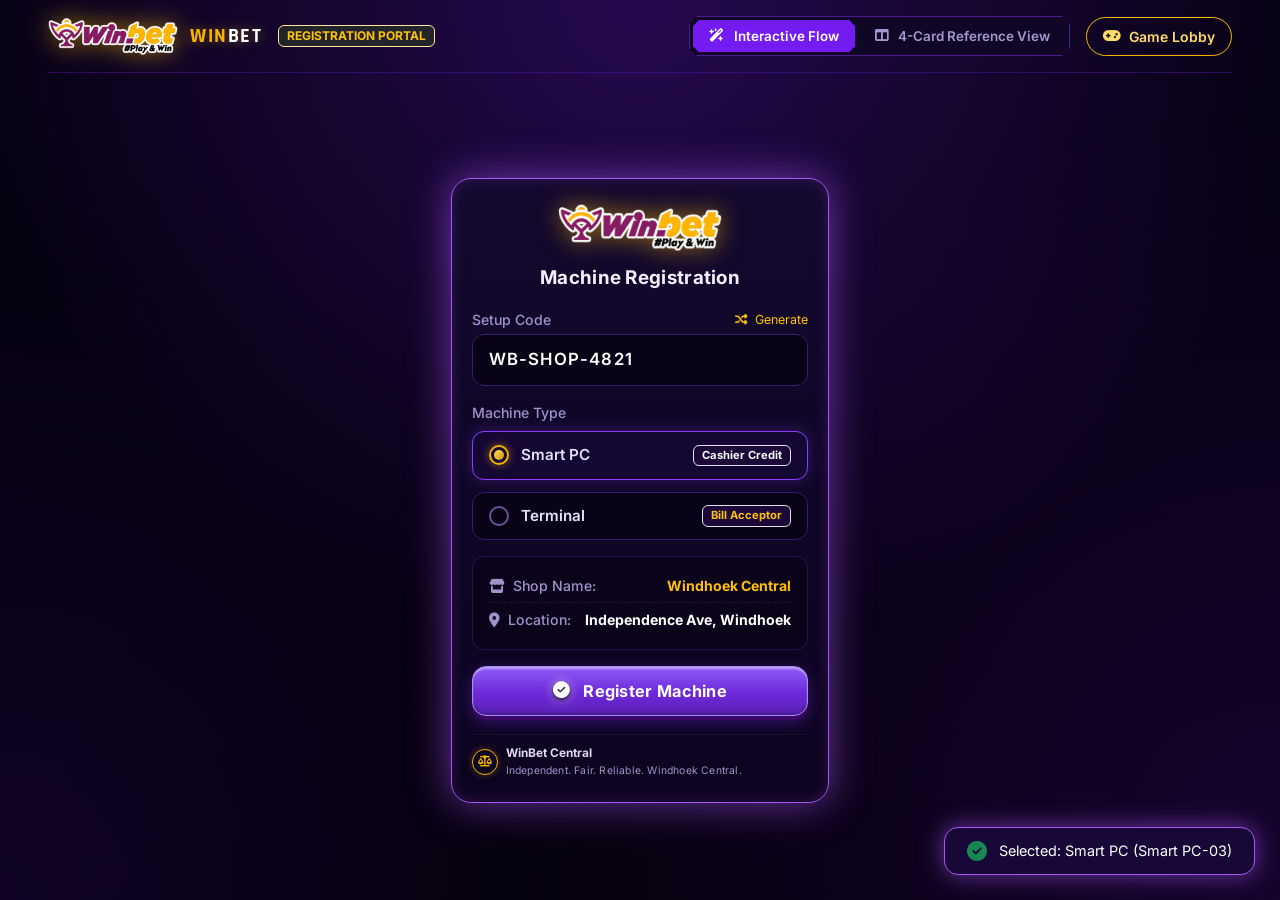
<file: index.html>
<!DOCTYPE html>
<html lang="en">
<head>
    <meta charset="UTF-8">
    <meta name="viewport" content="width=device-width, initial-scale=1.0">
    <title>WINBET - Gaming Platform</title>

    <!-- Bootstrap 5 CSS -->
    <link href="https://cdn.jsdelivr.net/npm/bootstrap@5.3.2/dist/css/bootstrap.min.css" rel="stylesheet">
    <!-- Font Awesome 6 -->
    <link rel="stylesheet" href="https://cdnjs.cloudflare.com/ajax/libs/font-awesome/6.5.1/css/all.min.css">
    <!-- Google Fonts -->
    <link rel="preconnect" href="https://fonts.googleapis.com">
    <link rel="preconnect" href="https://fonts.gstatic.com" crossorigin>
    <link href="https://fonts.googleapis.com/css2?family=Inter:wght@400;500;600;700;800&family=Rajdhani:wght@600;700;800&display=swap" rel="stylesheet">

    <!-- Unified Master Stylesheet -->
    <link rel="stylesheet" href="./style.css">
    <script>
        // Default router: redirect to registration flow if no session exists, or open lobby
        window.addEventListener('DOMContentLoaded', () => {
            const hasRegistered = localStorage.getItem('winbet_machine_name');
            if (hasRegistered) {
                const mode = localStorage.getItem('winbet_machine_type') || 'smartpc';
                window.location.replace(`GameLobby.html?mode=${mode}`);
            } else {
                window.location.replace('Register.html');
            }
        });
    </script>
</head>
<body class="d-flex align-items-center justify-content-center" style="min-height: 100vh;">
    <div class="text-center p-4">
        <!-- <div class="mb-3">
            <img src="./IMG/logo.png" alt="WINBET Logo" class="brand-logo-img logo-lg">
        </div> -->
        <p class="text-dim small mb-4">Loading Gaming Station Terminal...</p>
        <div class="d-flex justify-content-center gap-3">
            <a href="Register.html" class="btn-winbet px-4 py-2 text-decoration-none">
                <i class="fa-solid fa-key me-1"></i> Registration Portal
            </a>
            <a href="GameLobby.html" class="btn btn-outline-warning rounded-pill px-4 py-2 text-decoration-none" style="border-color: #f5b300; color: #ffdc69;">
                <i class="fa-solid fa-gamepad me-1"></i> Gaming Lobby
            </a>
        </div>
    </div>
</body>
</html>
</file>
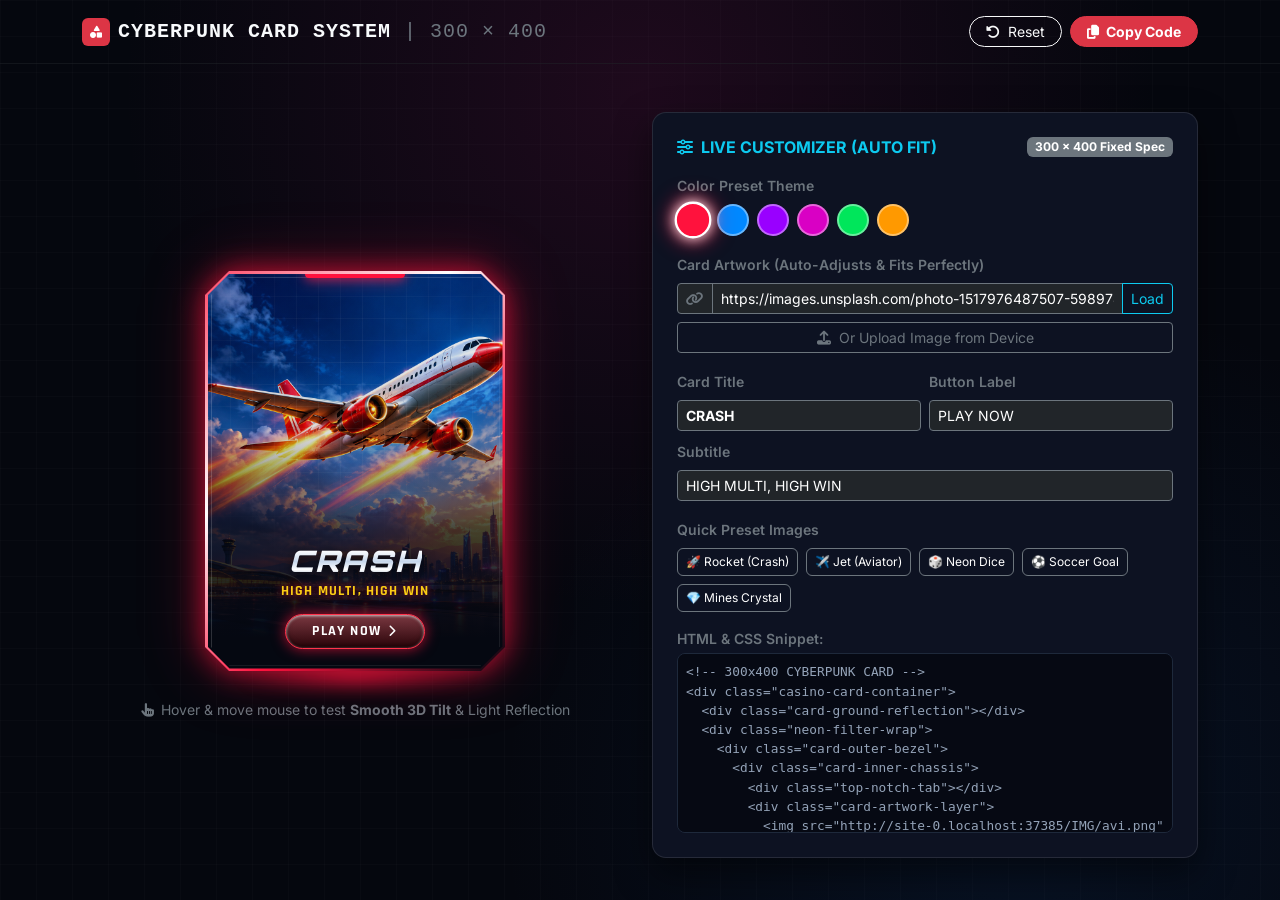
<file: card.html>
<!DOCTYPE html>
<html lang="en">
<head>
  <meta charset="UTF-8">
  <meta name="viewport" content="width=device-width, initial-scale=1.0">
  <title>Cyberpunk Game Card (300x400 Shape & 3D Tilt)</title>
  
  <!-- Bootstrap 5 CSS -->
  <link href="https://cdn.jsdelivr.net/npm/bootstrap@5.3.2/dist/css/bootstrap.min.css" rel="stylesheet">
  
  <!-- Fonts -->
  <link rel="preconnect" href="https://fonts.googleapis.com">
  <link rel="preconnect" href="https://fonts.gstatic.com" crossorigin>
  <link href="https://fonts.googleapis.com/css2?family=Orbitron:ital,wght@0,800;0,900;1,900&family=Rajdhani:wght@600;700;800&family=Inter:wght@400;500;600&display=swap" rel="stylesheet">
  
  <!-- FontAwesome -->
  <link rel="stylesheet" href="https://cdnjs.cloudflare.com/ajax/libs/font-awesome/6.4.0/css/all.min.css">

  <style>
    :root {
      --bg-canvas: #05070e;
      --card-w: 300px;
      --card-h: 400px;
      --cut-size: 24px;
      --cut-inner: 22px;
      
      /* Active Theme Variables (Default: Crash Red) */
      --neon-primary: #ff123d;
      --neon-glow: rgba(255, 18, 61, 0.7);
      --neon-glow-soft: rgba(255, 18, 61, 0.28);
      --neon-accent: #ff4866;
      --sub-color: #facc15;
      --btn-base: #5a0712;
      --btn-border: #ff334b;
    }

    * {
      box-sizing: border-box;
      margin: 0;
      padding: 0;
    }

    body {
      background-color: var(--bg-canvas);
      background-image: 
        radial-gradient(circle at 50% 10%, rgba(120, 20, 80, 0.22) 0%, transparent 50%),
        radial-gradient(circle at 80% 90%, rgba(20, 80, 160, 0.15) 0%, transparent 40%),
        linear-gradient(rgba(255,255,255,0.015) 1px, transparent 1px),
        linear-gradient(90deg, rgba(255,255,255,0.015) 1px, transparent 1px);
      background-size: 100% 100%, 100% 100%, 36px 36px, 36px 36px;
      color: #f8fafc;
      font-family: 'Inter', sans-serif;
      min-height: 100vh;
      overflow-x: hidden;
    }

    /* 3D Perspective Stage */
    .perspective-stage {
      perspective: 1100px;
      display: flex;
      justify-content: center;
      align-items: center;
      padding: 20px 0;
    }

    /* Fixed 300x400 Card Container */
    .casino-card-container {
      position: relative;
      width: var(--card-w);
      height: var(--card-h);
      cursor: pointer;
      user-select: none;
      transform-style: preserve-3d;
      transition: transform 0.12s ease-out;
      will-change: transform;
    }

    /* Under-Card Glowing 3D Pedestal / Base Light */
    .card-ground-reflection {
      position: absolute;
      bottom: -18px;
      left: 12%;
      width: 76%;
      height: 22px;
      background: radial-gradient(ellipse at center, var(--neon-primary) 0%, var(--neon-glow-soft) 55%, transparent 75%);
      filter: blur(10px);
      border-radius: 50%;
      pointer-events: none;
      transition: all 0.3s ease;
      z-index: 1;
      transform: translateZ(-20px);
    }

    .casino-card-container:hover .card-ground-reflection {
      filter: blur(14px);
      opacity: 1;
      transform: scaleX(1.15) translateZ(-20px);
    }

    /* Filter Wrapper: Provides the neon outer bloom outside the clip-path */
    .neon-filter-wrap {
      position: absolute;
      inset: 0;
      filter: drop-shadow(0 0 14px var(--neon-glow)) drop-shadow(0 0 28px var(--neon-glow-soft));
      transition: filter 0.3s ease;
      transform-style: preserve-3d;
    }

    .casino-card-container:hover .neon-filter-wrap {
      filter: drop-shadow(0 0 20px var(--neon-primary)) drop-shadow(0 0 40px var(--neon-glow));
    }

    /* 
      OCTAGONAL CUT-CORNER CLIP-PATH
      24px corner cut at all 4 angles 
    */
    .card-outer-bezel {
      position: absolute;
      inset: 0;
      clip-path: polygon(
        var(--cut-size) 0%, 
        calc(100% - var(--cut-size)) 0%, 
        100% var(--cut-size), 
        100% calc(100% - var(--cut-size)), 
        calc(100% - var(--cut-size)) 100%, 
        var(--cut-size) 100%, 
        0% calc(100% - var(--cut-size)), 
        0% var(--cut-size)
      );
      /* High-tech gradient border */
      background: linear-gradient(
        135deg,
        var(--neon-accent) 0%,
        #ffffff 35%,
        var(--neon-primary) 65%,
        #050811 100%
      );
      padding: 2.5px; /* Bezel border thickness */
      display: flex;
    }

    /* Inner Chassis */
    .card-inner-chassis {
      position: relative;
      width: 100%;
      height: 100%;
      background: #090d18;
      clip-path: polygon(
        var(--cut-inner) 0%, 
        calc(100% - var(--cut-inner)) 0%, 
        100% var(--cut-inner), 
        100% calc(100% - var(--cut-inner)), 
        calc(100% - var(--cut-inner)) 100%, 
        var(--cut-inner) 100%, 
        0% calc(100% - var(--cut-inner)), 
        0% var(--cut-inner)
      );
      overflow: hidden;
      display: flex;
      flex-direction: column;
      justify-content: space-between;
    }

    /* Secondary Inset Bezel Line */
    .card-inner-chassis::before {
      content: "";
      position: absolute;
      inset: 3px;
      clip-path: polygon(
        19px 0%, calc(100% - 19px) 0%,
        100% 19px, 100% calc(100% - 19px),
        calc(100% - 19px) 100%, 19px 100%,
        0% calc(100% - 19px), 0% 19px
      );
      border: 1px solid rgba(255, 255, 255, 0.16);
      pointer-events: none;
      z-index: 10;
    }

    /* Top Accent Neon Tab (Matches Screenshot) */
    .top-notch-tab {
      position: absolute;
      top: 0;
      left: 33%;
      right: 33%;
      height: 4px;
      background: var(--neon-primary);
      box-shadow: 0 0 10px var(--neon-primary), 0 0 16px var(--neon-accent);
      border-bottom-left-radius: 4px;
      border-bottom-right-radius: 4px;
      z-index: 15;
    }

    /* AUTOMATIC IMAGE ADJUSTMENT CONTAINER:
       Uses object-fit: cover or background-size: cover so any user image fits 100% seamlessly
    */
    .card-artwork-layer {
      position: absolute;
      inset: 0;
      width: 100%;
      height: 100%;
      z-index: 2;
    }

    .card-artwork-layer img {
      width: 100%;
      height: 100%;
      object-fit: cover;
      object-position: center 32%;
      transition: transform 0.45s cubic-bezier(0.16, 1, 0.3, 1);
    }

    .casino-card-container:hover .card-artwork-layer img {
      transform: scale(1.08) translateY(-4px);
    }

    /* Background Neon Grid Overlay */
    .card-grid-texture {
      position: absolute;
      inset: 0;
      background-size: 22px 22px;
      background-image: 
        linear-gradient(to right, rgba(255, 255, 255, 0.05) 1px, transparent 1px),
        linear-gradient(to bottom, rgba(255, 255, 255, 0.05) 1px, transparent 1px);
      z-index: 3;
      pointer-events: none;
      mask-image: radial-gradient(circle at 50% 35%, black 20%, transparent 80%);
      -webkit-mask-image: radial-gradient(circle at 50% 35%, black 20%, transparent 80%);
    }

    /* Dark Vignette Bottom Gradient for razor-sharp typography readability */
    .card-vignette {
      position: absolute;
      inset: 0;
      background: linear-gradient(
        180deg, 
        rgba(5, 8, 17, 0.05) 0%, 
        rgba(5, 8, 17, 0.15) 40%, 
        rgba(6, 9, 18, 0.75) 65%, 
        #050811 92%
      );
      z-index: 4;
      pointer-events: none;
    }

    /* Specular 3D Hologram Glare (follows mouse cursor) */
    .card-specular-glare {
      position: absolute;
      inset: -50%;
      width: 200%;
      height: 200%;
      background: radial-gradient(
        circle 180px at var(--mouse-x, 50%) var(--mouse-y, 50%),
        rgba(255, 255, 255, 0.22) 0%,
        rgba(255, 255, 255, 0.04) 45%,
        transparent 65%
      );
      z-index: 6;
      pointer-events: none;
      mix-blend-mode: overlay;
    }

    /* Bottom Content Deck with 3D Pop (TranslateZ) */
    .card-content-deck {
      position: relative;
      z-index: 8;
      margin-top: auto;
      padding: 0 16px 20px;
      text-align: center;
      display: flex;
      flex-direction: column;
      align-items: center;
      transform: translateZ(28px);
    }

    /* Bold Metallic Italic Title */
    .card-title-text {
      font-family: 'Orbitron', sans-serif;
      font-weight: 900;
      font-style: italic;
      font-size: 1.85rem;
      letter-spacing: 2px;
      text-transform: uppercase;
      line-height: 1.1;
      margin-bottom: 3px;
      background: linear-gradient(180deg, #ffffff 15%, #c8d8ec 50%, #ffffff 75%, #768ca8 100%);
      -webkit-background-clip: text;
      -webkit-text-fill-color: transparent;
      filter: drop-shadow(0 3px 6px rgba(0, 0, 0, 0.9));
    }

    /* Subtitle (e.g. HIGH MULTI, HIGH WIN) */
    .card-subtitle-text {
      font-family: 'Rajdhani', sans-serif;
      font-weight: 800;
      font-size: 0.88rem;
      letter-spacing: 1.2px;
      text-transform: uppercase;
      color: var(--sub-color);
      margin-bottom: 12px;
      text-shadow: 0 0 10px var(--neon-glow);
    }

    /* Exact Pill Button ("PLAY NOW >") */
    .btn-play-neon {
      font-family: 'Rajdhani', sans-serif;
      font-weight: 800;
      font-size: 0.85rem;
      letter-spacing: 1.4px;
      color: #ffffff !important;
      text-transform: uppercase;
      background: linear-gradient(180deg, rgba(255,255,255,0.2) 0%, rgba(0,0,0,0.55) 100%), var(--btn-base);
      border: 1.5px solid var(--btn-border);
      padding: 6px 26px;
      border-radius: 999px;
      display: inline-flex;
      align-items: center;
      justify-content: center;
      gap: 7px;
      text-decoration: none;
      box-shadow: 
        0 0 14px var(--neon-glow),
        inset 0 1px 3px rgba(255,255,255,0.7),
        inset 0 -2px 5px rgba(0,0,0,0.5);
      transition: all 0.25s cubic-bezier(0.2, 0.8, 0.2, 1);
      transform: translateZ(12px);
    }

    .btn-play-neon i {
      font-size: 0.75rem;
      transition: transform 0.2s ease;
    }

    .casino-card-container:hover .btn-play-neon {
      background: var(--neon-primary);
      border-color: #ffffff;
      box-shadow: 
        0 0 24px var(--neon-primary),
        0 0 35px var(--neon-glow),
        inset 0 1px 4px #ffffff;
      transform: translateZ(18px) scale(1.04);
    }

    .casino-card-container:hover .btn-play-neon i {
      transform: translateX(3px);
    }

    /* UI Customizer Panel */
    .control-panel {
      background: #0d1222;
      border: 1px solid rgba(255, 255, 255, 0.1);
      border-radius: 14px;
      box-shadow: 0 15px 35px rgba(0, 0, 0, 0.5);
    }

    .theme-chip {
      width: 32px;
      height: 32px;
      border-radius: 50%;
      border: 2px solid rgba(255,255,255,0.4);
      cursor: pointer;
      transition: all 0.2s;
    }

    .theme-chip.active {
      border-color: #ffffff;
      box-shadow: 0 0 12px #fff, 0 0 20px currentColor;
      transform: scale(1.15);
    }

    .code-export-box {
      background: #060913;
      border: 1px solid #1e293b;
      border-radius: 8px;
      font-family: monospace;
      font-size: 0.8rem;
      color: #94a3b8;
      max-height: 180px;
      overflow-y: auto;
      white-space: pre;
    }
  </style>
</head>
<body>

  <!-- Top Header Navigation -->
  <header class="py-3 border-bottom border-dark border-opacity-50">
    <div class="container d-flex flex-wrap justify-content-between align-items-center gap-3">
      <div class="d-flex align-items-center gap-2">
        <span class="badge bg-danger p-2"><i class="fa-solid fa-shapes"></i></span>
        <h1 class="h5 mb-0 fw-bold font-monospace text-uppercase" style="letter-spacing: 1px;">
          Cyberpunk Card System <span class="text-secondary fw-normal">| 300 &times; 400</span>
        </h1>
      </div>
      <div class="d-flex gap-2">
        <button class="btn btn-sm btn-outline-light rounded-pill px-3" onclick="resetDefaults()">
          <i class="fa-solid fa-rotate-left me-1"></i> Reset
        </button>
        <button class="btn btn-sm btn-danger rounded-pill px-3 fw-bold" onclick="copyComponentCode()">
          <i class="fa-solid fa-copy me-1"></i> Copy Code
        </button>
      </div>
    </div>
  </header>

  <!-- Main Showcase Container -->
  <main class="container my-4 my-lg-5">
    <div class="row g-4 align-items-center">

      <!-- LEFT COLUMN: The Interactive 300x400 Card with 3D Tilt -->
      <div class="col-lg-5 col-xl-6 d-flex flex-column align-items-center justify-content-center">
        
        <div class="perspective-stage">
          <!-- 300x400 EXACT CARD COMPONENT -->
          <div class="casino-card-container" id="casinoCard" onclick="triggerCardAction()">
            
            <!-- Dynamic 3D Neon Base Floor Glow -->
            <div class="card-ground-reflection"></div>

            <!-- Glow Bezel Envelope -->
            <div class="neon-filter-wrap">
              <div class="card-outer-bezel">
                <div class="card-inner-chassis">
                  
                  <!-- Top Neon Tab Detail -->
                  <div class="top-notch-tab"></div>

                  <!-- Specular Glass Glare -->
                  <div class="card-specular-glare" id="specularGlare"></div>

                  <!-- Cyberpunk Grid Lines -->
                  <div class="card-grid-texture"></div>

                  <!-- Automatic Responsive Image Artwork Layer -->
                  <div class="card-artwork-layer">
                    <img id="cardImageEl" src="./IMG/avi.png" alt="Game Artwork" onerror="this.src='./IMG/avi.png'">
                  </div>

                  <!-- Bottom Darkness Vignette -->
                  <div class="card-vignette"></div>

                  <!-- Content Deck with 3D translateZ depth -->
                  <div class="card-content-deck">
                    <div class="card-title-text" id="cardTitleEl">CRASH</div>
                    <div class="card-subtitle-text" id="cardSubEl">HIGH MULTI, HIGH WIN</div>
                    <a href="javascript:void(0)" class="btn-play-neon" id="cardBtnEl">
                      <span id="btnLabelEl">PLAY NOW</span> <i class="fa-solid fa-chevron-right"></i>
                    </a>
                  </div>

                </div>
              </div>
            </div>

          </div>
        </div>

        <small class="text-secondary mt-2 text-center">
          <i class="fa-solid fa-hand-pointer me-1"></i> Hover & move mouse to test <strong>Smooth 3D Tilt</strong> & Light Reflection
        </small>
      </div>

      <!-- RIGHT COLUMN: Realtime Card Customizer & Code Generator -->
      <div class="col-lg-7 col-xl-6">
        <div class="control-panel p-4">
          <div class="d-flex justify-content-between align-items-center mb-3">
            <h2 class="h6 mb-0 text-uppercase fw-bold text-info">
              <i class="fa-solid fa-sliders me-2"></i>Live Customizer (Auto Fit)
            </h2>
            <span class="badge bg-secondary">300 &times; 400 Fixed Spec</span>
          </div>

          <!-- Color Preset Themes -->
          <div class="mb-3">
            <label class="form-label small text-secondary fw-semibold">Color Preset Theme</label>
            <div class="d-flex gap-2 align-items-center">
              <div class="theme-chip active" style="background:#ff123d; color:#ff123d;" onclick="setTheme('red', this)" title="Red / Crash / Aviator"></div>
              <div class="theme-chip" style="background:#0088ff; color:#0088ff;" onclick="setTheme('blue', this)" title="Blue / Goal"></div>
              <div class="theme-chip" style="background:#9900ff; color:#9900ff;" onclick="setTheme('purple', this)" title="Purple / Dice"></div>
              <div class="theme-chip" style="background:#d900c4; color:#d900c4;" onclick="setTheme('magenta', this)" title="Magenta / Plinko"></div>
              <div class="theme-chip" style="background:#00e65b; color:#00e65b;" onclick="setTheme('green', this)" title="Green / Mines"></div>
              <div class="theme-chip" style="background:#ff9900; color:#ff9900;" onclick="setTheme('gold', this)" title="Gold / Rocket"></div>
            </div>
          </div>

          <!-- Image URL & File Upload Input -->
          <div class="mb-3">
            <label class="form-label small text-secondary fw-semibold">Card Artwork (Auto-Adjusts & Fits Perfectly)</label>
            <div class="input-group input-group-sm mb-2">
              <span class="input-group-text bg-dark border-secondary text-secondary"><i class="fa-solid fa-link"></i></span>
              <input type="text" class="form-control bg-dark border-secondary text-white" id="imageUrlInput" placeholder="Paste image URL here..." value="https://images.unsplash.com/photo-1517976487507-59897818456a?q=80&w=800&auto=format&fit=crop">
              <button class="btn btn-outline-info" onclick="applyImageUrl()">Load</button>
            </div>
            <div class="d-flex align-items-center gap-2">
              <label class="btn btn-sm btn-outline-secondary w-100 py-1" style="cursor: pointer;">
                <i class="fa-solid fa-upload me-1"></i> Or Upload Image from Device
                <input type="file" id="fileUploadInput" accept="image/*" style="display:none;" onchange="handleFileUpload(event)">
              </label>
            </div>
          </div>

          <!-- Typography Inputs -->
          <div class="row g-2 mb-3">
            <div class="col-6">
              <label class="form-label small text-secondary fw-semibold">Card Title</label>
              <input type="text" class="form-control form-control-sm bg-dark border-secondary text-white fw-bold" id="titleInput" value="CRASH" oninput="updateTypography()">
            </div>
            <div class="col-6">
              <label class="form-label small text-secondary fw-semibold">Button Label</label>
              <input type="text" class="form-control form-control-sm bg-dark border-secondary text-white" id="btnInput" value="PLAY NOW" oninput="updateTypography()">
            </div>
            <div class="col-12">
              <label class="form-label small text-secondary fw-semibold">Subtitle</label>
              <input type="text" class="form-control form-control-sm bg-dark border-secondary text-white" id="subInput" value="HIGH MULTI, HIGH WIN" oninput="updateTypography()">
            </div>
          </div>

          <!-- Quick Preset Artwork Gallery -->
          <div class="mb-3">
            <label class="form-label small text-secondary fw-semibold">Quick Preset Images</label>
            <div class="d-flex gap-2 flex-wrap">
              <button class="btn btn-xs btn-outline-secondary text-white py-1 px-2" style="font-size:0.75rem;" onclick="loadPreset('rocket')">🚀 Rocket (Crash)</button>
              <button class="btn btn-xs btn-outline-secondary text-white py-1 px-2" style="font-size:0.75rem;" onclick="loadPreset('plane')">✈️ Jet (Aviator)</button>
              <button class="btn btn-xs btn-outline-secondary text-white py-1 px-2" style="font-size:0.75rem;" onclick="loadPreset('dice')">🎲 Neon Dice</button>
              <button class="btn btn-xs btn-outline-secondary text-white py-1 px-2" style="font-size:0.75rem;" onclick="loadPreset('soccer')">⚽ Soccer Goal</button>
              <button class="btn btn-xs btn-outline-secondary text-white py-1 px-2" style="font-size:0.75rem;" onclick="loadPreset('mines')">💎 Mines Crystal</button>
            </div>
          </div>

          <!-- Code Snippet Output -->
          <div>
            <div class="d-flex justify-content-between align-items-center mb-1">
              <span class="small text-secondary fw-semibold">HTML & CSS Snippet:</span>
              <span class="text-success small" id="copyNotification" style="display: none;"><i class="fa-solid fa-check"></i> Copied!</span>
            </div>
            <pre class="code-export-box p-2 mb-0" id="codeSnippetBox"></pre>
          </div>

        </div>
      </div>

    </div>
  </main>

  <!-- Interactive Feedback Toast -->
  <div class="position-fixed bottom-0 end-0 p-3" style="z-index: 1050">
    <div id="actionToast" class="toast align-items-center text-white bg-dark border border-danger shadow" role="alert" aria-live="assertive" aria-atomic="true">
      <div class="d-flex">
        <div class="toast-body d-flex align-items-center gap-2">
          <i class="fa-solid fa-circle-check text-danger fs-5" id="toastIcon"></i>
          <div>
            <strong id="toastTitle">CRASH Selected</strong>
            <div class="small text-secondary" id="toastMsg">Launching game engine...</div>
          </div>
        </div>
        <button type="button" class="btn-close btn-close-white me-2 m-auto" data-bs-dismiss="toast" aria-label="Close"></button>
      </div>
    </div>
  </div>

  <!-- Bootstrap Bundle JS -->
  <script src="https://cdn.jsdelivr.net/npm/bootstrap@5.3.2/dist/js/bootstrap.bundle.min.js"></script>

  <script>
    // Theme Palettes
    const themes = {
      red: {
        primary: '#ff123d',
        glow: 'rgba(255, 18, 61, 0.75)',
        glowSoft: 'rgba(255, 18, 61, 0.28)',
        accent: '#ff4866',
        sub: '#facc15',
        btnBase: '#5a0712',
        btnBorder: '#ff334b'
      },
      blue: {
        primary: '#0088ff',
        glow: 'rgba(0, 136, 255, 0.75)',
        glowSoft: 'rgba(0, 136, 255, 0.28)',
        accent: '#38bdf8',
        sub: '#93c5fd',
        btnBase: '#062b5c',
        btnBorder: '#38bdf8'
      },
      purple: {
        primary: '#9900ff',
        glow: 'rgba(153, 0, 255, 0.75)',
        glowSoft: 'rgba(153, 0, 255, 0.28)',
        accent: '#c084fc',
        sub: '#d8b4fe',
        btnBase: '#3b0660',
        btnBorder: '#c084fc'
      },
      magenta: {
        primary: '#d900c4',
        glow: 'rgba(217, 0, 196, 0.75)',
        glowSoft: 'rgba(217, 0, 196, 0.28)',
        accent: '#f472b6',
        sub: '#f0abfc',
        btnBase: '#57054f',
        btnBorder: '#f472b6'
      },
      green: {
        primary: '#00e65b',
        glow: 'rgba(0, 230, 91, 0.75)',
        glowSoft: 'rgba(0, 230, 91, 0.28)',
        accent: '#4ade80',
        sub: '#86efac',
        btnBase: '#054a1d',
        btnBorder: '#4ade80'
      },
      gold: {
        primary: '#ff9900',
        glow: 'rgba(255, 153, 0, 0.75)',
        glowSoft: 'rgba(255, 153, 0, 0.28)',
        accent: '#fbbf24',
        sub: '#fde047',
        btnBase: '#5a2e00',
        btnBorder: '#fbbf24'
      }
    };

    let activeThemeKey = 'red';

    // Elements
    const cardContainer = document.getElementById('casinoCard');
    const specularGlare = document.getElementById('specularGlare');
    const cardImageEl = document.getElementById('cardImageEl');
    const cardTitleEl = document.getElementById('cardTitleEl');
    const cardSubEl = document.getElementById('cardSubEl');
    const cardBtnEl = document.getElementById('cardBtnEl');
    const btnLabelEl = document.getElementById('btnLabelEl');

    // Controls
    const imageUrlInput = document.getElementById('imageUrlInput');
    const titleInput = document.getElementById('titleInput');
    const subInput = document.getElementById('subInput');
    const btnInput = document.getElementById('btnInput');
    const codeSnippetBox = document.getElementById('codeSnippetBox');

    /* -------------------------------------------------------------
       1. SMOOTH 3D TILT WITH INTERACTIVE SPECULAR GLARE
       ------------------------------------------------------------- */
    const maxTilt = 16; // Maximum tilt angle in degrees

    cardContainer.addEventListener('mousemove', (e) => {
      const rect = cardContainer.getBoundingClientRect();
      const x = e.clientX - rect.left;
      const y = e.clientY - rect.top;
      
      const centerX = rect.width / 2;
      const centerY = rect.height / 2;
      
      // Calculate tilt angles
      const rotateX = -((y - centerY) / centerY) * maxTilt;
      const rotateY = ((x - centerX) / centerX) * maxTilt;

      cardContainer.style.transform = `perspective(1100px) rotateX(${rotateX.toFixed(2)}deg) rotateY(${rotateY.toFixed(2)}deg) scale3d(1.03, 1.03, 1.03)`;

      // Move specular reflection
      const pctX = (x / rect.width) * 100;
      const pctY = (y / rect.height) * 100;
      specularGlare.style.setProperty('--mouse-x', `${pctX}%`);
      specularGlare.style.setProperty('--mouse-y', `${pctY}%`);
    });

    cardContainer.addEventListener('mouseleave', () => {
      // Smoothly return to flat position
      cardContainer.style.transform = 'perspective(1100px) rotateX(0deg) rotateY(0deg) scale3d(1, 1, 1)';
    });

    /* Touch support for mobile devices */
    cardContainer.addEventListener('touchmove', (e) => {
      if (!e.touches[0]) return;
      const rect = cardContainer.getBoundingClientRect();
      const x = e.touches[0].clientX - rect.left;
      const y = e.touches[0].clientY - rect.top;
      const rotateX = -((y - rect.height/2) / (rect.height/2)) * 12;
      const rotateY = ((x - rect.width/2) / (rect.width/2)) * 12;
      cardContainer.style.transform = `perspective(1100px) rotateX(${rotateX.toFixed(2)}deg) rotateY(${rotateY.toFixed(2)}deg) scale3d(1.02, 1.02, 1.02)`;
    }, { passive: true });

    cardContainer.addEventListener('touchend', () => {
      cardContainer.style.transform = 'perspective(1100px) rotateX(0deg) rotateY(0deg) scale3d(1, 1, 1)';
    });

    /* -------------------------------------------------------------
       2. REALTIME CUSTOMIZATION & IMAGE LOADING
       ------------------------------------------------------------- */
    function setTheme(themeKey, chipEl) {
      activeThemeKey = themeKey;
      const theme = themes[themeKey];
      if (!theme) return;

      document.querySelectorAll('.theme-chip').forEach(c => c.classList.remove('active'));
      if (chipEl) chipEl.classList.add('active');

      // Update CSS Variables on root
      const root = document.documentElement;
      root.style.setProperty('--neon-primary', theme.primary);
      root.style.setProperty('--neon-glow', theme.glow);
      root.style.setProperty('--neon-glow-soft', theme.glowSoft);
      root.style.setProperty('--neon-accent', theme.accent);
      root.style.setProperty('--sub-color', theme.sub);
      root.style.setProperty('--btn-base', theme.btnBase);
      root.style.setProperty('--btn-border', theme.btnBorder);

      // Toast tone
      document.getElementById('toastIcon').className = `fa-solid fa-circle-check fs-5`;
      document.getElementById('toastIcon').style.color = theme.primary;

      updateCodeSnippet();
    }

    function applyImageUrl() {
      const url = imageUrlInput.value.trim();
      if (url) {
        cardImageEl.src = url;
      }
      updateCodeSnippet();
    }

    function handleFileUpload(event) {
      const file = event.target.files[0];
      if (file) {
        const reader = new FileReader();
        reader.onload = function(e) {
          cardImageEl.src = e.target.result;
          imageUrlInput.value = "[User Uploaded Image]";
          updateCodeSnippet();
        };
        reader.readAsDataURL(file);
      }
    }

    function updateTypography() {
      cardTitleEl.innerText = titleInput.value.trim() || 'GAME';
      cardSubEl.innerText = subInput.value.trim() || 'PLAY NOW & WIN';
      btnLabelEl.innerText = btnInput.value.trim() || 'PLAY NOW';
      updateCodeSnippet();
    }

    function loadPreset(type) {
      const presets = {
        rocket: {
          title: "CRASH",
          sub: "HIGH MULTI, HIGH WIN",
          btn: "PLAY NOW",
          img: "./IMG/avi.png",
          theme: "red"
        },
        plane: {
          title: "AVIATOR",
          sub: "FLY HIGH, CASH OUT!",
          btn: "PLAY NOW",
          img: "./IMG/avi.png",
          theme: "red"
        },
        dice: {
          title: "DICE",
          sub: "ROLL. WIN. REPEAT.",
          btn: "ROLL NOW",
          img: "https://images.unsplash.com/photo-1518609878373-06d740f60d8b?q=80&w=800&auto=format&fit=crop",
          theme: "purple"
        },
        soccer: {
          title: "GOAL",
          sub: "SCORE BIG EVERY SHOT!",
          btn: "KICK NOW",
          img: "https://images.unsplash.com/photo-1579952363873-27f3bade9f55?q=80&w=800&auto=format&fit=crop",
          theme: "blue"
        },
        mines: {
          title: "MINES",
          sub: "CLEAR THE BOARD!",
          btn: "PLAY NOW",
          img: "https://images.unsplash.com/photo-1550684848-fac1c5b4e853?q=80&w=800&auto=format&fit=crop",
          theme: "green"
        }
      };

      const p = presets[type];
      if (!p) return;

      titleInput.value = p.title;
      subInput.value = p.sub;
      btnInput.value = p.btn;
      imageUrlInput.value = p.img;
      cardImageEl.src = p.img;

      updateTypography();

      // Find matching theme chip
      const chips = document.querySelectorAll('.theme-chip');
      const chipIndex = ['red', 'blue', 'purple', 'magenta', 'green', 'gold'].indexOf(p.theme);
      setTheme(p.theme, chips[chipIndex]);
    }

    function resetDefaults() {
      loadPreset('rocket');
    }

    /* -------------------------------------------------------------
       3. CODE SNIPPET GENERATOR & COPY TO CLIPBOARD
       ------------------------------------------------------------- */
    function updateCodeSnippet() {
      const t = themes[activeThemeKey];
      const title = cardTitleEl.innerText;
      const sub = cardSubEl.innerText;
      const btn = btnLabelEl.innerText;
      const img = cardImageEl.src;

      const code = `<!-- 300x400 CYBERPUNK CARD -->
<div class="casino-card-container">
  <div class="card-ground-reflection"></div>
  <div class="neon-filter-wrap">
    <div class="card-outer-bezel">
      <div class="card-inner-chassis">
        <div class="top-notch-tab"></div>
        <div class="card-artwork-layer">
          <img src="${img}" alt="${title}">
        </div>
        <div class="card-vignette"></div>
        <div class="card-content-deck">
          <div class="card-title-text">${title}</div>
          <div class="card-subtitle-text">${sub}</div>
          <a href="#" class="btn-play-neon">
            ${btn} <i class="fa-solid fa-chevron-right"></i>
          </a>
        </div>
      </div>
    </div>
  </div>
</div>

/* CSS Clip-Path Rule (Exact Octagon): */
.card-outer-bezel {
  clip-path: polygon(
    24px 0%, calc(100% - 24px) 0%, 
    100% 24px, 100% calc(100% - 24px), 
    calc(100% - 24px) 100%, 24px 100%, 
    0% calc(100% - 24px), 0% 24px
  );
}`;
      codeSnippetBox.textContent = code;
    }

    function copyComponentCode() {
      const code = codeSnippetBox.textContent;
      const textarea = document.createElement('textarea');
      textarea.value = code;
      document.body.appendChild(textarea);
      textarea.select();
      try {
        document.execCommand('copy');
        const notif = document.getElementById('copyNotification');
        notif.style.display = 'inline';
        setTimeout(() => { notif.style.display = 'none'; }, 2000);
      } catch (err) {
        console.error('Copy failed', err);
      }
      document.body.removeChild(textarea);
    }

    // Interactive Toast Notification
    const actionToast = new bootstrap.Toast(document.getElementById('actionToast'), { delay: 2500 });
    function triggerCardAction() {
      document.getElementById('toastTitle').innerText = `${cardTitleEl.innerText} Selected`;
      document.getElementById('toastMsg').innerText = `Bet mode engaged with 300x400 shape.`;
      actionToast.show();
    }

    // Initialize on page load
    window.addEventListener('DOMContentLoaded', () => {
      updateCodeSnippet();
    });
  </script>
</body>
</html>
</file>
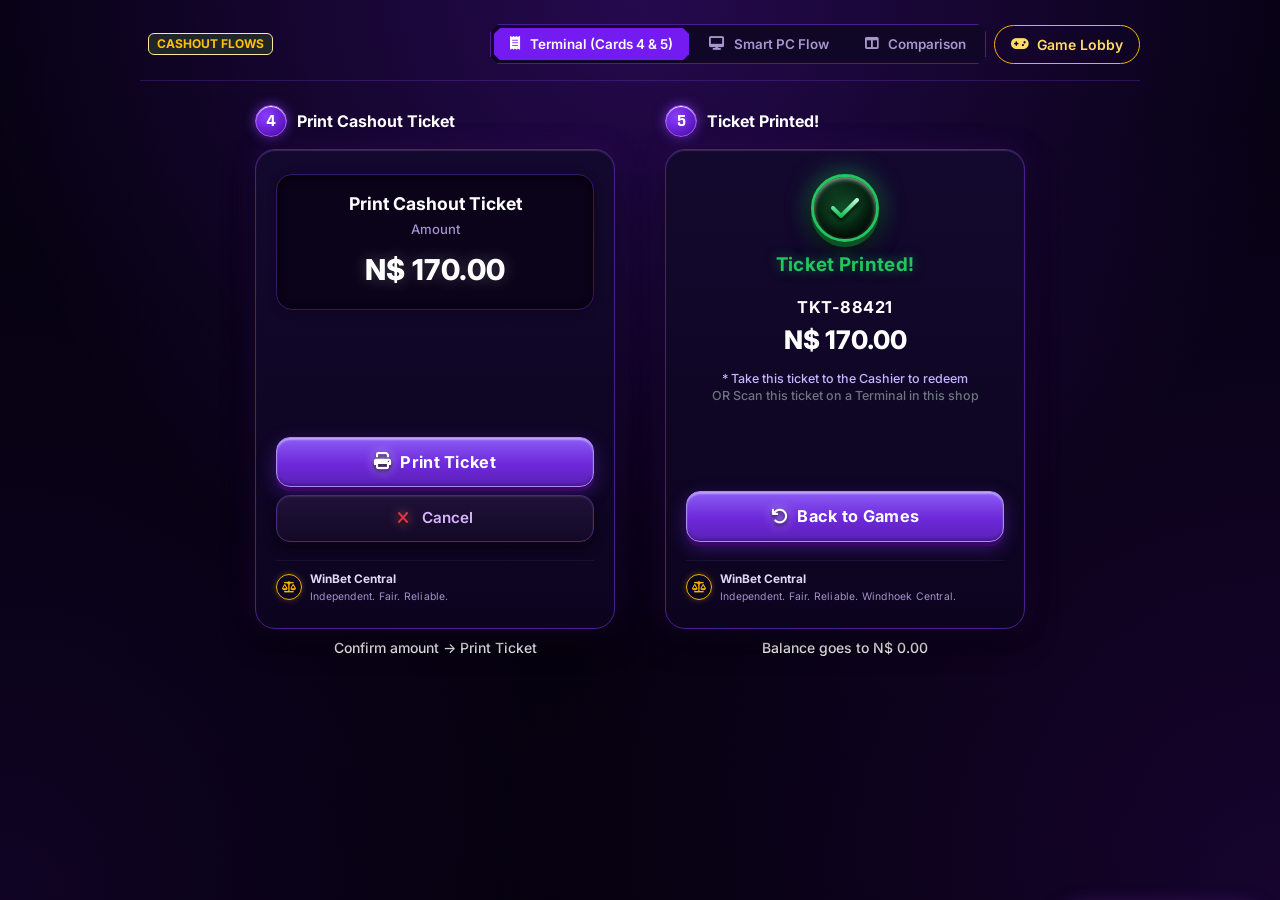
<file: cash&print.html>
<!DOCTYPE html>
<html lang="en">
<head>
    <meta charset="UTF-8">
    <meta name="viewport" content="width=device-width, initial-scale=1.0">
    <title>WINBET - Smart PC & Terminal Cashout Cards</title>

    <!-- Bootstrap 5 CSS -->
    <link href="https://cdn.jsdelivr.net/npm/bootstrap@5.3.2/dist/css/bootstrap.min.css" rel="stylesheet">
    <!-- Font Awesome 6 -->
    <link rel="stylesheet" href="https://cdnjs.cloudflare.com/ajax/libs/font-awesome/6.5.1/css/all.min.css">
    <!-- Google Fonts: Inter & Rajdhani -->
    <link rel="preconnect" href="https://fonts.googleapis.com">
    <link rel="preconnect" href="https://fonts.gstatic.com" crossorigin>
    <link href="https://fonts.googleapis.com/css2?family=Inter:wght@400;500;600;700;800&family=Rajdhani:wght@600;700;800&display=swap" rel="stylesheet">

    <!-- Unified Master Stylesheet -->
    <link rel="stylesheet" href="./style.css">
</head>
<body class="d-flex flex-column align-items-center p-3 p-md-4">

    <!-- TOP CONTROLS & VIEW SWITCHER -->
    <header class="top-control-bar w-100 d-flex justify-content-between align-items-center flex-wrap gap-3 mb-4 pb-3 border-bottom" style="max-width: 1000px; border-color: rgba(139, 61, 255, 0.25) !important;">
        <div class="d-flex align-items-center gap-3">
            <!-- <a href="Register.html" class="brand-logo-wrap text-decoration-none">
                <img src="./IMG/logo.png" alt="WINBET" class="brand-logo-img logo-sm">
            </a> -->
            <span class="badge ms-2 bg-dark text-warning border border-warning-subtle d-none d-sm-inline-block" style="font-size: 0.75rem;">CASHOUT FLOWS</span>
        </div>

        <div class="d-flex align-items-center gap-2">
            <div class="mode-toggle-bar">
                <button class="mode-toggle-btn active" id="tabTerminal" onclick="switchView('terminal')">
                    <i class="fa-solid fa-receipt me-1"></i> Terminal (Cards 4 & 5)
                </button>
                <button class="mode-toggle-btn" id="tabSmartPC" onclick="switchView('smartpc')">
                    <i class="fa-solid fa-desktop me-1"></i> Smart PC Flow
                </button>
                <button class="mode-toggle-btn" id="tabCompare" onclick="switchView('compare')">
                    <i class="fa-solid fa-table-columns me-1"></i> Comparison
                </button>
            </div>

            <a href="GameLobby.html" class="btn btn-outline-warning btn-sm rounded-pill px-3 py-2 fw-semibold d-inline-flex align-items-center gap-2" style="border-color: #f5b300; color: #ffdc69; text-decoration: none;" title="Open Game Lobby">
                <i class="fa-solid fa-gamepad"></i> Game Lobby
            </a>
        </div>
    </header>

    <main class="w-100 d-flex justify-content-center">
        
        <!-- ==============================================================
             SECTION 1: TERMINAL FLOW
             CARDS (4) "Print Cashout Ticket" and (5) "Ticket Printed!"
        =============================================================== -->
        <div id="terminalSection" class="row g-4 justify-content-center w-100" style="max-width: 820px;">
            
            <!-- TERMINAL CARD 4: PRINT CASHOUT TICKET -->
            <div class="col-12 col-md-6 d-flex flex-column align-items-center">
                <div class="w-100" style="max-width: 360px;">
                    <!-- Step 4 Header Pill -->
                    <div class="step-pill-box">
                        <span class="badge-circle">4</span>
                        <span class="pill-text fw-bold">Print Cashout Ticket</span>
                    </div>

                    <!-- Main Frame Card 4 -->
                    <div class="winbet-card-frame" id="terminalCard4">
                        <div>
                            <!-- Brand Logo -->
                            <!-- <div class="winbet-logo justify-content-center mb-3">
                                <img src="./IMG/logo.png" alt="WINBET" class="brand-logo-img">
                            </div> -->

                            <!-- Indented Amount Box -->
                            <div class="inner-cashout-panel">
                                <h3 class="panel-heading">Print Cashout Ticket</h3>
                                <p class="panel-label">Amount</p>
                                <div class="panel-amount">
                                    <span class="currency-symbol">N$</span>
                                    <span id="termCashoutAmount">170.00</span>
                                </div>
                            </div>
                        </div>

                        <!-- Button Actions: Print Ticket & Cancel -->
                        <div>
                            <div class="d-flex flex-column gap-2">
                                <button type="button" class="btn-purple-action" onclick="handlePrintTicketAction()">
                                    <i class="fa-solid fa-print"></i>
                                    <span>Print Ticket</span>
                                </button>
                                <button type="button" class="btn-cancel-action" onclick="handleCancelTerminal()">
                                    <i class="fa-solid fa-xmark text-danger me-1"></i>
                                    <span>Cancel</span>
                                </button>
                            </div>

                            <div class="card-footer-brand">
                                <div class="brand-badge">
                                    <i class="fa-solid fa-scale-balanced"></i>
                                </div>
                                <div class="brand-text-block">
                                    <span class="brand-title">WinBet Central</span>
                                    <span class="brand-sub">Independent. Fair. Reliable.</span>
                                </div>
                            </div>
                        </div>
                    </div>

                    <!-- Sub-caption below card -->
                    <div class="text-center text-dim small mt-2 fw-medium">
                        Confirm amount &rarr; Print Ticket
                    </div>
                </div>
            </div>

            <!-- TERMINAL CARD 5: TICKET PRINTED! -->
            <div class="col-12 col-md-6 d-flex flex-column align-items-center">
                <div class="w-100" style="max-width: 360px;">
                    <!-- Step 5 Header Pill -->
                    <div class="step-pill-box">
                        <span class="badge-circle">5</span>
                        <span class="pill-text fw-bold">Ticket Printed!</span>
                    </div>

                    <!-- Main Frame Card 5 -->
                    <div class="winbet-card-frame" id="terminalCard5">
                        <div>
                            <!-- Brand Header: WinBet Central Logo -->
                            <!-- <div class="winbet-logo justify-content-center mb-2">
                                <img src="./IMG/logo.png" alt="WINBET" class="brand-logo-img logo-sm">
                            </div> -->

                            <!-- Glowing Emerald Green Checkmark Circle -->
                            <div class="neon-success-circle-wrap">
                                <div class="neon-success-circle">
                                    <i class="fa-solid fa-check"></i>
                                </div>
                            </div>

                            <!-- "Ticket Printed!" text -->
                            <h3 class="success-text-heading">Ticket Printed!</h3>

                            <!-- Ticket Meta: TKT# and Amount -->
                            <div class="ticket-info-block">
                                <p class="tkt-number" id="dispTicketNum">TKT-88421</p>
                                <p class="tkt-amount" id="dispTicketAmount">N$ 170.00</p>
                            </div>

                            <!-- Cashier Instruction Notice -->
                            <p class="cashier-notice-text">
                                * Take this ticket to the Cashier to redeem<br>
                                <span class="text-secondary">OR Scan this ticket on a Terminal in this shop</span>
                            </p>
                        </div>

                        <!-- Button Action: Back to Games -->
                        <div>
                            <div class="d-flex flex-column gap-2">
                                <button type="button" class="btn-purple-action" onclick="handleBackToGames()">
                                    <i class="fa-solid fa-arrow-rotate-left"></i>
                                    <span>Back to Games</span>
                                </button>
                            </div>

                            <div class="card-footer-brand">
                                <div class="brand-badge">
                                    <i class="fa-solid fa-scale-balanced"></i>
                                </div>
                                <div class="brand-text-block">
                                    <span class="brand-title">WinBet Central</span>
                                    <span class="brand-sub">Independent. Fair. Reliable. Windhoek Central.</span>
                                </div>
                            </div>
                        </div>
                    </div>

                    <!-- Sub-caption below card -->
                    <div class="text-center text-dim small mt-2 fw-medium">
                        Balance goes to N$ 0.00
                    </div>
                </div>
            </div>

        </div>

        <!-- ==============================================================
             SECTION 2: SMART PC FLOW
             CARDS (4) & (5): "Tap Cash Out" -> "Confirm" (N$ 250.00)
        =============================================================== -->
        <div id="smartpcSection" class="row justify-content-center w-100 d-none" style="max-width: 480px;">
            <div class="col-12 d-flex flex-column align-items-center">
                <div class="w-100" style="max-width: 360px;">
                    
                    <!-- Dual Header Pills -->
                    <div class="d-flex align-items-center gap-3 mb-3">
                        <div class="d-flex align-items-center gap-2">
                            <span class="badge-circle">4</span>
                            <span class="pill-text fw-bold">Tap Cash Out</span>
                        </div>
                        <div class="d-flex align-items-center gap-2">
                            <span class="badge-circle">5</span>
                            <span class="pill-text fw-bold">Confirm</span>
                        </div>
                    </div>

                    <!-- Main Frame Smart PC Card -->
                    <div class="winbet-card-frame" id="smartpcCard">
                        <div>
                            <!-- <div class="winbet-logo justify-content-center mb-3">
                                <img src="./IMG/logo.png" alt="WINBET" class="brand-logo-img">
                            </div> -->

                            <div class="inner-cashout-panel">
                                <h3 class="panel-heading">Cash Out</h3>
                                <p class="panel-label">Amount</p>
                                <div class="panel-amount">
                                    <span class="currency-symbol">N$</span>
                                    <span>250.00</span>
                                </div>
                            </div>
                        </div>

                        <div>
                            <div class="d-flex flex-column gap-2">
                                <button type="button" class="btn-purple-action" onclick="handleSmartPCConfirm()">
                                    <i class="fa-solid fa-check"></i>
                                    <span>Confirm</span>
                                </button>
                                <button type="button" class="btn-cancel-action" onclick="handleSmartPCCancel()">
                                    <i class="fa-solid fa-xmark text-danger me-1"></i>
                                    <span>Cancel</span>
                                </button>
                            </div>

                            <div class="card-footer-brand">
                                <div class="brand-badge">
                                    <i class="fa-solid fa-scale-balanced"></i>
                                </div>
                                <div class="brand-text-block">
                                    <span class="brand-title">WinBet Central</span>
                                    <span class="brand-sub">Independent. Fair. Reliable. Windhoek Central.</span>
                                </div>
                            </div>
                        </div>
                    </div>

                    <div class="text-center text-dim small mt-2 fw-medium">
                        Tap Cash Out &rarr; Confirm (No ticket printed)
                    </div>

                </div>
            </div>
        </div>

        <!-- ==============================================================
             SECTION 3: SIDE-BY-SIDE COMPARISON (SMART PC vs TERMINAL)
        =============================================================== -->
        <div id="compareSection" class="row g-4 justify-content-center w-100 d-none" style="max-width: 1200px;">
            
            <!-- Compare Column 1: Smart PC -->
            <div class="col-12 col-lg-4 d-flex flex-column align-items-center">
                <div class="text-center mb-2">
                    <span class="badge bg-purple-900 border border-purple-500 text-warning px-3 py-1 fw-bold" style="background:#1d063d; font-size:0.8rem;">
                        <i class="fa-solid fa-desktop me-1"></i> SMART PC (CASHIER CREDIT)
                    </span>
                </div>
                <div class="w-100" style="max-width: 360px;">
                    <div class="winbet-card-frame">
                        <div>
                            <!-- <div class="winbet-logo justify-content-center mb-3">
                                <img src="./IMG/logo.png" alt="WINBET" class="brand-logo-img">
                            </div> -->
                            <div class="inner-cashout-panel">
                                <h3 class="panel-heading">Cash Out</h3>
                                <p class="panel-label">Amount</p>
                                <div class="panel-amount">
                                    <span class="currency-symbol">N$</span>
                                    <span>250.00</span>
                                </div>
                            </div>
                        </div>
                        <div>
                            <div class="d-flex flex-column gap-2">
                                <button type="button" class="btn-purple-action" onclick="handleSmartPCConfirm()">
                                    <i class="fa-solid fa-check"></i>
                                    <span>Confirm</span>
                                </button>
                                <button type="button" class="btn-cancel-action" onclick="handleSmartPCCancel()">
                                    <i class="fa-solid fa-xmark text-danger me-1"></i>
                                    <span>Cancel</span>
                                </button>
                            </div>
                        </div>
                    </div>
                </div>
            </div>

            <!-- Compare Column 2: Terminal Card 4 -->
            <div class="col-12 col-lg-4 d-flex flex-column align-items-center">
                <div class="text-center mb-2">
                    <span class="badge bg-purple-900 border border-purple-500 text-light px-3 py-1 fw-bold" style="background:#1d063d; font-size:0.8rem;">
                        <i class="fa-solid fa-terminal me-1"></i> TERMINAL STEP 4 (CONFIRMATION)
                    </span>
                </div>
                <div class="w-100" style="max-width: 360px;">
                    <div class="winbet-card-frame">
                        <div>
                            <!-- <div class="winbet-logo justify-content-center mb-3">
                                <img src="./IMG/logo.png" alt="WINBET" class="brand-logo-img">
                            </div> -->
                            <div class="inner-cashout-panel">
                                <h3 class="panel-heading">Print Cashout Ticket</h3>
                                <p class="panel-label">Amount</p>
                                <div class="panel-amount">
                                    <span class="currency-symbol">N$</span>
                                    <span>170.00</span>
                                </div>
                            </div>
                        </div>
                        <div>
                            <div class="d-flex flex-column gap-2">
                                <button type="button" class="btn-purple-action" onclick="handlePrintTicketAction()">
                                    <i class="fa-solid fa-print"></i>
                                    <span>Print Ticket</span>
                                </button>
                                <button type="button" class="btn-cancel-action" onclick="handleCancelTerminal()">
                                    <i class="fa-solid fa-xmark text-danger me-1"></i>
                                    <span>Cancel</span>
                                </button>
                            </div>
                        </div>
                    </div>
                </div>
            </div>

            <!-- Compare Column 3: Terminal Card 5 -->
            <div class="col-12 col-lg-4 d-flex flex-column align-items-center">
                <div class="text-center mb-2">
                    <span class="badge bg-purple-900 border border-purple-500 text-success px-3 py-1 fw-bold" style="background:#1d063d; font-size:0.8rem;">
                        <i class="fa-solid fa-check-circle me-1"></i> TERMINAL STEP 5 (TICKET PRINTED)
                    </span>
                </div>
                <div class="w-100" style="max-width: 360px;">
                    <div class="winbet-card-frame">
                        <div>
                            <!-- <div class="winbet-logo justify-content-center mb-2">
                                <img src="./IMG/logo.png" alt="WINBET" class="brand-logo-img logo-sm">
                            </div> -->
                            <div class="neon-success-circle-wrap">
                                <div class="neon-success-circle">
                                    <i class="fa-solid fa-check"></i>
                                </div>
                            </div>
                            <h3 class="success-text-heading">Ticket Printed!</h3>
                            <div class="ticket-info-block">
                                <p class="tkt-number">TKT-88421</p>
                                <p class="tkt-amount">N$ 170.00</p>
                            </div>
                            <p class="cashier-notice-text">
                                * Take this ticket to the Cashier to redeem
                            </p>
                        </div>
                        <div>
                            <div class="d-flex flex-column gap-2">
                                <button type="button" class="btn-purple-action" onclick="handleBackToGames()">
                                    <i class="fa-solid fa-arrow-rotate-left"></i>
                                    <span>Back to Games</span>
                                </button>
                            </div>
                        </div>
                    </div>
                </div>
            </div>

        </div>

    </main>

    <!-- NOTIFICATION TOAST -->
    <div id="toastNotification" class="winbet-toast">
        <i class="fa-solid fa-circle-check text-success fs-5"></i>
        <span id="toastMessage">Action recorded!</span>
    </div>

    <!-- Bootstrap 5 Bundle JS -->
    <script src="https://cdn.jsdelivr.net/npm/bootstrap@5.3.2/dist/js/bootstrap.bundle.min.js"></script>

    <script>
        function switchView(viewName) {
            const secTerminal = document.getElementById('terminalSection');
            const secSmartPC = document.getElementById('smartpcSection');
            const secCompare = document.getElementById('compareSection');

            const btnTerminal = document.getElementById('tabTerminal');
            const btnSmartPC = document.getElementById('tabSmartPC');
            const btnCompare = document.getElementById('tabCompare');

            [btnTerminal, btnSmartPC, btnCompare].forEach(b => b.classList.remove('active'));

            secTerminal.classList.add('d-none');
            secSmartPC.classList.add('d-none');
            secCompare.classList.add('d-none');

            if (viewName === 'terminal') {
                secTerminal.classList.remove('d-none');
                btnTerminal.classList.add('active');
                showToast('Viewing Terminal Cards 4 & 5');
            } else if (viewName === 'smartpc') {
                secSmartPC.classList.remove('d-none');
                btnSmartPC.classList.add('active');
                showToast('Viewing Smart PC Flow');
            } else if (viewName === 'compare') {
                secCompare.classList.remove('d-none');
                btnCompare.classList.add('active');
                showToast('Viewing Side-by-Side Comparison');
            }
        }

        function handlePrintTicketAction() {
            showToast('Ticket TKT-88421 printed successfully! Present to Cashier.');
        }

        function handleCancelTerminal() {
            showToast('Terminal ticket printing canceled.');
        }

        function handleBackToGames() {
            window.location.href = 'GameLobby.html?mode=terminal';
        }

        function handleSmartPCConfirm() {
            showToast('Smart PC: Cash Out of N$ 250.00 confirmed! Cashier will redeem.');
        }

        function handleSmartPCCancel() {
            showToast('Smart PC: Cash Out request canceled.');
        }

        let toastTimer;
        function showToast(text) {
            const toast = document.getElementById('toastNotification');
            const msg = document.getElementById('toastMessage');
            msg.innerText = text;
            toast.classList.add('show');
            clearTimeout(toastTimer);
            toastTimer = setTimeout(() => toast.classList.remove('show'), 3000);
        }
    </script>
</body>
</html>
</file>
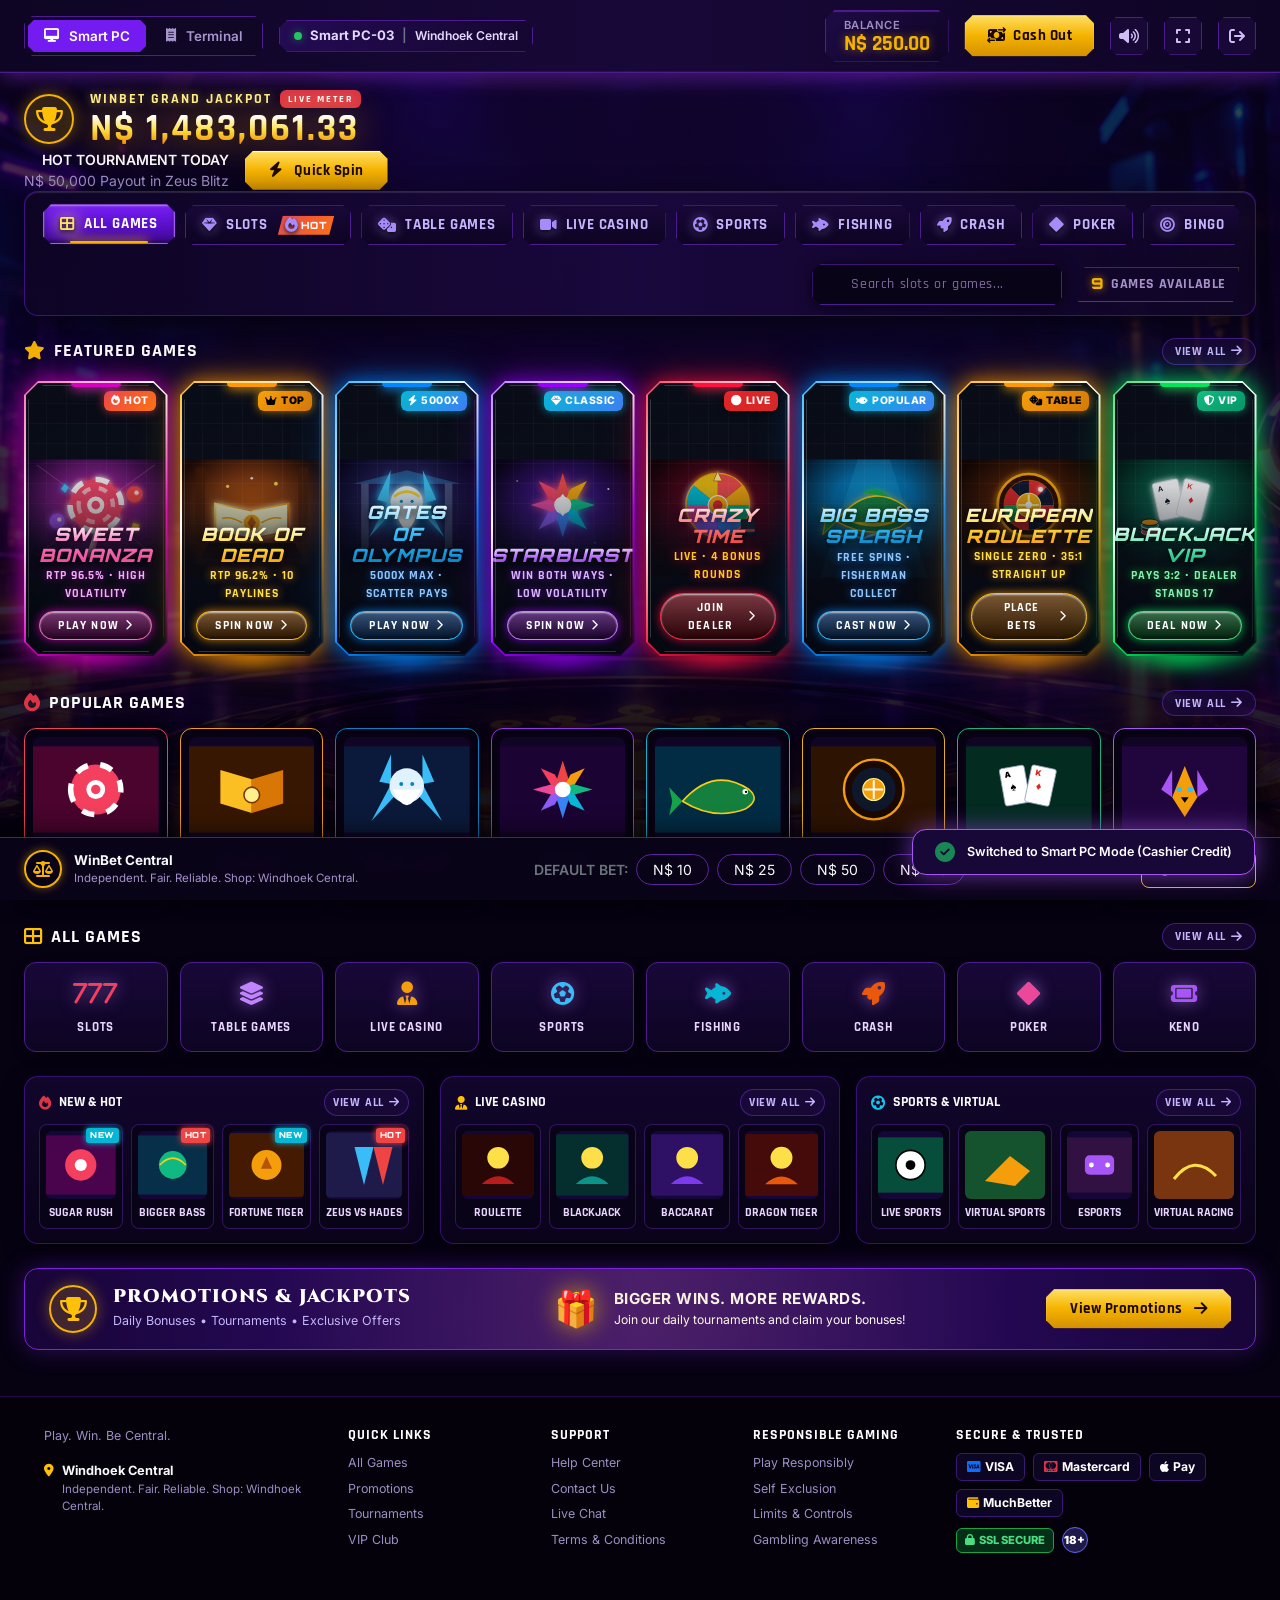
<file: GameLobby copy.html>
<!DOCTYPE html>
<html lang="en">
<head>
    <meta charset="UTF-8">
    <meta name="viewport" content="width=device-width, initial-scale=1.0">
    <title>WINBET - Gaming Platform & Terminal Station</title>

    <!-- Bootstrap 5 CSS -->
    <link href="https://cdn.jsdelivr.net/npm/bootstrap@5.3.2/dist/css/bootstrap.min.css" rel="stylesheet">
    <!-- Font Awesome 6 -->
    <link rel="stylesheet" href="https://cdnjs.cloudflare.com/ajax/libs/font-awesome/6.5.1/css/all.min.css">
    <!-- Google Fonts: Inter, Rajdhani, Orbitron & Cinzel -->
    <link rel="preconnect" href="https://fonts.googleapis.com">
    <link rel="preconnect" href="https://fonts.gstatic.com" crossorigin>
    <link href="https://fonts.googleapis.com/css2?family=Cinzel:wght@700;900&family=Inter:wght@400;500;600;700;800&family=Orbitron:ital,wght@0,800;0,900;1,900&family=Rajdhani:wght@600;700;800&display=swap" rel="stylesheet">

    <!-- Unified Master Stylesheet & Lobby Styles -->
    <link rel="stylesheet" href="./style.css">
    <link rel="stylesheet" href="./gamelobby.css">
</head>
<body class="game-lobby-body">

    <!-- TOP NAVIGATION HEADER -->
    <header class="smart-pc-header">
        <div class="d-flex flex-wrap justify-content-between align-items-center gap-3">
            
            <!-- Left: Winbet Brand Logo + Machine Station Badge -->
            <div class="d-flex align-items-center gap-3">
                <!-- <a href="Register.html" class="d-flex align-items-center gap-2 text-decoration-none me-1" title="WINBET Central">
                    <div class="brand-w-emblem" style="filter: drop-shadow(0 0 8px rgba(168, 85, 247, 0.7));">
                        <svg viewBox="0 0 32 32" width="28" height="28" fill="none">
                            <path d="M4 8L10 24L16 12L22 24L28 8" stroke="url(#wGrad)" stroke-width="4.5" stroke-linecap="round" stroke-linejoin="round"/>
                            <defs>
                                <linearGradient id="wGrad" x1="0" y1="0" x2="32" y2="32" gradientUnits="userSpaceOnUse">
                                    <stop stop-color="#c084fc"/>
                                    <stop offset="0.5" stop-color="#a855f7"/>
                                    <stop offset="1" stop-color="#f5b300"/>
                                </linearGradient>
                            </defs>
                        </svg>
                    </div>
                    <div class="d-flex flex-column" style="line-height: 1;">
                        <span style="font-family: 'Orbitron', 'Rajdhani', sans-serif; font-weight: 900; font-size: 1.05rem; letter-spacing: 1.5px; background: linear-gradient(180deg, #ffffff 20%, #c084fc 100%); -webkit-background-clip: text; -webkit-text-fill-color: transparent;">WINBET</span>
                        <span style="font-family: 'Rajdhani', sans-serif; font-weight: 800; font-size: 0.65rem; letter-spacing: 2px; color: #f5b300; text-transform: uppercase;">CENTRAL</span>
                    </div>
                </a> -->

                <div class="mode-toggle-bar d-none d-sm-inline-flex">
                    <button id="btnModeSmartPC" class="mode-toggle-btn active" onclick="setMachineMode('smartpc')">
                        <i class="fa-solid fa-desktop me-1"></i> Smart PC
                    </button>
                    <button id="btnModeTerminal" class="mode-toggle-btn" onclick="setMachineMode('terminal')">
                        <i class="fa-solid fa-receipt me-1"></i> Terminal
                    </button>
                </div>
                
                <div class="station-badge">
                    <span class="online-dot"></span>
                    <span id="stationCodeDisplay" class="fw-bold">Smart PC-03</span>
                    <span class="text-secondary">|</span>
                    <span class="text-warning-subtle" id="stationShopDisplay" style="font-size: 0.76rem;">Windhoek Central</span>
                </div>
            </div>

            <!-- Right: Balance, Primary Action (Cash Out / Print Ticket) & Tools -->
            <div class="d-flex align-items-center gap-2 gap-sm-3">
                <!-- Live Digital Clock -->
               

                <!-- Balance Display Chip -->
                <div class="balance-chip">
                    <div>
                        <span class="label">Balance</span>
                        <div class="d-flex align-items-center gap-1">
                            <span class="val" id="playerBalanceDisplay">N$ 250.00</span>
                        </div>
                    </div>
                    <!-- Physical Bill Insertion Simulation (Terminal mode) or Top-Up -->
                 
                </div>

                <!-- Primary Action Button: Smart PC = "Cash Out" | Terminal = "Print Cashout Ticket" -->
                <button type="button" class="btn-gold-action" id="btnPrimaryCashout" onclick="handlePrimaryAction()">
                    <i class="fa-solid fa-money-bill-transfer" id="primaryActionIcon"></i>
                    <span id="primaryActionText">Cash Out</span>
                </button>

                <!-- Sound Effects Audio Toggle -->
                <button type="button" class="btn-icon-control" id="btnAudioToggle" onclick="toggleAudio()" title="Sound Effects">
                    <i class="fa-solid fa-volume-high" id="audioIcon"></i>
                </button>

                <!-- Fullscreen Station Mode -->
                <button type="button" class="btn-icon-control" onclick="toggleDesktopFullscreen()" title="Fullscreen Mode">
                    <i class="fa-solid fa-expand"></i>
                </button>

                <!-- Return to Register -->
                <a href="Register.html" class="btn-icon-control text-decoration-none" title="Registration Portal">
                    <i class="fa-solid fa-arrow-right-from-bracket"></i>
                </a>
            </div>
        </div>
    </header>

    <main class="container-fluid px-lg-4 py-3 flex-grow-1">
        
        <!-- Live Jackpot Ticker Hero Banner -->
        <div class="jackpot-banner-card">
            <div class="d-flex align-items-center gap-3">
                <div class="d-flex align-items-center justify-content-center rounded-circle" style="width: 50px; height: 50px; background: rgba(245, 179, 0, 0.18); border: 2px solid #f5b300; box-shadow: 0 0 15px rgba(245, 179, 0, 0.4);">
                    <i class="fa-solid fa-trophy fs-4 text-warning"></i>
                </div>
                <div>
                    <div class="jackpot-info-title">
                        <span>WINBET GRAND JACKPOT</span>
                        <span class="badge bg-danger text-uppercase px-2" style="font-size: 0.65rem;">Live Meter</span>
                    </div>
                    <div class="jackpot-ticker-val" id="liveJackpotMeter">N$ 1,483,061.04</div>
                </div>
            </div>

            <!-- Quick Launch Slot -->
            <div class="d-flex align-items-center gap-3">
                <div class="text-end d-none d-md-block">
                    <div class="small fw-semibold text-light">HOT TOURNAMENT TODAY</div>
                    <div class="text-muted small" style="color: #a491ca !important;">N$ 50,000 Payout in Zeus Blitz</div>
                </div>
                <button class="btn-gold-action py-2 px-4" onclick="launchSlotTheater('Gates of Olympus', 'art-olympus', 'zeus')">
                    <i class="fa-solid fa-bolt me-1"></i> Quick Spin
                </button>
            </div>
        </div>

        <!-- Unified Category Navigation & Integrated Search Bar -->
        <div class="category-nav-bar">
            <div class="category-scroll-container" id="categoryTabs">
                <div class="cat-pill active" onclick="filterCategory(this, 'all')">
                    <i class="fa-solid fa-table-cells-large"></i>
                    <span>All Games</span>
                </div>
                <div class="cat-pill" onclick="filterCategory(this, 'slots')">
                    <i class="fa-solid fa-gem"></i>
                    <span>Slots</span>
                    <span class="hot-tag"><i class="fa-solid fa-fire"></i> HOT</span>
                </div>
                <div class="cat-pill" onclick="filterCategory(this, 'table')">
                    <i class="fa-solid fa-dice"></i>
                    <span>Table Games</span>
                </div>
                <div class="cat-pill" onclick="filterCategory(this, 'live')">
                    <i class="fa-solid fa-video"></i>
                    <span>Live Casino</span>
                </div>
                <div class="cat-pill" onclick="filterCategory(this, 'sports')">
                    <i class="fa-solid fa-futbol"></i>
                    <span>Sports</span>
                </div>
                <div class="cat-pill" onclick="filterCategory(this, 'fishing')">
                    <i class="fa-solid fa-fish-fins"></i>
                    <span>Fishing</span>
                </div>
                <div class="cat-pill" onclick="filterCategory(this, 'crash')">
                    <i class="fa-solid fa-rocket"></i>
                    <span>Crash</span>
                </div>
                <div class="cat-pill" onclick="filterCategory(this, 'poker')">
                    <i class="fa-solid fa-diamond"></i>
                    <span>Poker</span>
                </div>
                <div class="cat-pill" onclick="filterCategory(this, 'bingo')">
                    <i class="fa-solid fa-bullseye"></i>
                    <span>Bingo</span>
                </div>
                <div class="cat-pill" onclick="filterCategory(this, 'keno')">
                    <i class="fa-solid fa-ticket"></i>
                    <span>Keno</span>
                </div>
            </div>

            <!-- Integrated Search Bar & Game Count -->
            <div class="d-flex align-items-center gap-3 ms-auto mt-2 mt-md-0">
                <div class="search-box-station">
                    <i class="fa-solid fa-magnifying-glass"></i>
                    <input type="text" id="gameSearchInput" placeholder="Search slots or games..." oninput="handleGameSearch(this.value)">
                </div>
                <div class="game-count-hud d-none d-sm-inline-flex">
                    <span id="gameCountBadge" class="count-num">9</span>
                    <span>Games Available</span>
                </div>
            </div>
        </div>

        <!-- SECTION 1: FEATURED GAMES -->
        <div class="section-header-bar">
            <h2 class="section-header-title">
                <i class="fa-solid fa-star"></i> Featured Games
            </h2>
            <a href="javascript:void(0)" class="btn-view-all">
                <span>View All</span> <i class="fa-solid fa-arrow-right"></i>
            </a>
        </div>

        <!-- REUSABLE GAMES GRID (8 FEATURED GAMES) -->
        <div class="games-grid" id="gamesGridContainer">
            
            <!-- 1. SWEET BONANZA -->
            <div class="game-card-stage perspective-stage game-card" data-category="slots" data-name="sweet bonanza">
                <div class="casino-card-container theme-magenta" onclick="launchSlotTheater('Sweet Bonanza', 'art-bonanza', 'candy')">
                    <div class="card-ground-reflection"></div>
                    <div class="neon-filter-wrap">
                        <div class="card-outer-bezel">
                            <div class="card-inner-chassis">
                                <div class="top-notch-tab"></div>
                                <span class="card-floating-badge badge-hot"><i class="fa-solid fa-fire"></i> HOT</span>
                                <div class="card-specular-glare"></div>
                                <div class="card-grid-texture"></div>
                                
                                <div class="card-artwork-layer">
                                    <svg viewBox="0 0 260 220" width="100%" height="100%" xmlns="http://www.w3.org/2000/svg">
                                        <defs>
                                            <radialGradient id="sbBg" cx="50%" cy="40%" r="60%">
                                                <stop offset="0%" stop-color="#be185d"/>
                                                <stop offset="50%" stop-color="#701a75"/>
                                                <stop offset="100%" stop-color="#19042b"/>
                                            </radialGradient>
                                            <linearGradient id="candyStick" x1="0%" y1="0%" x2="100%" y2="100%">
                                                <stop offset="0%" stop-color="#ffffff"/>
                                                <stop offset="50%" stop-color="#fbcfe8"/>
                                                <stop offset="100%" stop-color="#f43f5e"/>
                                            </linearGradient>
                                            <filter id="pinkGlow" x="-20%" y="-20%" width="140%" height="140%">
                                                <feGaussianBlur stdDeviation="6" result="blur"/>
                                                <feComposite in="SourceGraphic" in2="blur" operator="over"/>
                                            </filter>
                                        </defs>
                                        <rect width="260" height="220" fill="url(#sbBg)"/>
                                        <g opacity="0.25" stroke="#f472b6" stroke-width="2">
                                            <line x1="130" y1="90" x2="20" y2="10"/>
                                            <line x1="130" y1="90" x2="240" y2="10"/>
                                            <line x1="130" y1="90" x2="240" y2="180"/>
                                            <line x1="130" y1="90" x2="20" y2="180"/>
                                        </g>
                                        <rect x="124" y="110" width="12" height="75" rx="6" fill="url(#candyStick)" transform="rotate(18 130 145)"/>
                                        <g filter="url(#pinkGlow)">
                                            <circle cx="130" cy="85" r="48" fill="#f43f5e"/>
                                            <path d="M 130,85 m -48,0 a 48,48 0 1,0 96,0 a 48,48 0 1,0 -96,0" fill="none" stroke="#fff" stroke-width="10" stroke-dasharray="25 25" opacity="0.95"/>
                                            <path d="M 130,85 m -32,0 a 32,32 0 1,0 64,0 a 32,32 0 1,0 -64,0" fill="none" stroke="#fda4af" stroke-width="8" stroke-dasharray="16 16"/>
                                            <circle cx="130" cy="85" r="16" fill="#fff" opacity="0.9"/>
                                            <circle cx="130" cy="85" r="8" fill="#f43f5e"/>
                                        </g>
                                        <g filter="url(#pinkGlow)">
                                            <circle cx="58" cy="115" r="14" fill="#a855f7"/>
                                            <circle cx="62" cy="112" r="4" fill="#fff" opacity="0.8"/>
                                            <circle cx="202" cy="65" r="15" fill="#ef4444"/>
                                            <circle cx="206" cy="62" r="4" fill="#fff" opacity="0.8"/>
                                            <polygon points="195,130 200,118 212,122 205,134" fill="#fbbf24"/>
                                            <polygon points="65,55 72,45 80,52 73,62" fill="#38bdf8"/>
                                        </g>
                                    </svg>
                                </div>

                                <div class="card-vignette"></div>
                                <div class="card-content-deck">
                                    <div class="card-title-text" style="background: linear-gradient(180deg, #fff, #f472b6, #ec4899); -webkit-background-clip: text; -webkit-text-fill-color: transparent;">SWEET BONANZA</div>
                                    <div class="card-subtitle-text">RTP 96.5% • HIGH VOLATILITY</div>
                                    <a href="javascript:void(0)" class="btn-play-neon">
                                        <span>PLAY NOW</span> <i class="fa-solid fa-chevron-right"></i>
                                    </a>
                                </div>
                            </div>
                        </div>
                    </div>
                </div>
            </div>

            <!-- 2. BOOK OF DEAD -->
            <div class="game-card-stage perspective-stage game-card" data-category="slots" data-name="book of dead">
                <div class="casino-card-container theme-gold" onclick="launchSlotTheater('Book of Dead', 'art-book', 'pharaoh')">
                    <div class="card-ground-reflection"></div>
                    <div class="neon-filter-wrap">
                        <div class="card-outer-bezel">
                            <div class="card-inner-chassis">
                                <div class="top-notch-tab"></div>
                                <span class="card-floating-badge badge-gold"><i class="fa-solid fa-crown"></i> TOP</span>
                                <div class="card-specular-glare"></div>
                                <div class="card-grid-texture"></div>

                                <div class="card-artwork-layer">
                                    <svg viewBox="0 0 260 220" width="100%" height="100%" xmlns="http://www.w3.org/2000/svg">
                                        <defs>
                                            <radialGradient id="bodBg" cx="50%" cy="45%" r="60%">
                                                <stop offset="0%" stop-color="#b45309"/>
                                                <stop offset="50%" stop-color="#78350f"/>
                                                <stop offset="100%" stop-color="#1c0701"/>
                                            </radialGradient>
                                            <linearGradient id="goldBook" x1="0%" y1="0%" x2="100%" y2="100%">
                                                <stop offset="0%" stop-color="#fef08a"/>
                                                <stop offset="40%" stop-color="#f59e0b"/>
                                                <stop offset="80%" stop-color="#b45309"/>
                                                <stop offset="100%" stop-color="#78350f"/>
                                            </linearGradient>
                                            <filter id="goldGlow" x="-20%" y="-20%" width="140%" height="140%">
                                                <feGaussianBlur stdDeviation="6" result="blur"/>
                                                <feComposite in="SourceGraphic" in2="blur" operator="over"/>
                                            </filter>
                                        </defs>
                                        <rect width="260" height="220" fill="url(#bodBg)"/>
                                        <rect x="25" y="15" width="18" height="180" fill="#451a03" opacity="0.6"/>
                                        <rect x="217" y="15" width="18" height="180" fill="#451a03" opacity="0.6"/>
                                        <polygon points="50,155 210,155 225,185 35,185" fill="#290e03"/>
                                        <g filter="url(#goldGlow)">
                                            <polygon points="60,80 130,95 130,150 60,135" fill="url(#goldBook)"/>
                                            <polygon points="200,80 130,95 130,150 200,135" fill="url(#goldBook)"/>
                                            <polygon points="64,84 130,97 130,146 64,133" fill="#fef9c3"/>
                                            <polygon points="196,84 130,97 130,146 196,133" fill="#fef9c3"/>
                                            <circle cx="130" cy="118" r="16" fill="#f59e0b" stroke="#fef08a" stroke-width="2"/>
                                            <path d="M 130 106 L 138 118 L 130 130 L 122 118 Z" fill="#b45309"/>
                                            <path d="M 112 118 Q 90 105 75 110" stroke="#f59e0b" stroke-width="3" fill="none"/>
                                            <path d="M 148 118 Q 170 105 185 110" stroke="#f59e0b" stroke-width="3" fill="none"/>
                                        </g>
                                        <circle cx="85" cy="50" r="3" fill="#fde047" opacity="0.9"/>
                                        <circle cx="175" cy="45" r="3.5" fill="#fde047" opacity="0.9"/>
                                        <circle cx="130" cy="35" r="2.5" fill="#fff" opacity="0.8"/>
                                    </svg>
                                </div>

                                <div class="card-vignette"></div>
                                <div class="card-content-deck">
                                    <div class="card-title-text" style="background: linear-gradient(180deg, #fff, #fde047, #f59e0b); -webkit-background-clip: text; -webkit-text-fill-color: transparent;">BOOK OF DEAD</div>
                                    <div class="card-subtitle-text">RTP 96.2% • 10 PAYLINES</div>
                                    <a href="javascript:void(0)" class="btn-play-neon">
                                        <span>SPIN NOW</span> <i class="fa-solid fa-chevron-right"></i>
                                    </a>
                                </div>
                            </div>
                        </div>
                    </div>
                </div>
            </div>

            <!-- 3. GATES OF OLYMPUS -->
            <div class="game-card-stage perspective-stage game-card" data-category="slots" data-name="gates of olympus">
                <div class="casino-card-container theme-blue" onclick="launchSlotTheater('Gates of Olympus', 'art-olympus', 'zeus')">
                    <div class="card-ground-reflection"></div>
                    <div class="neon-filter-wrap">
                        <div class="card-outer-bezel">
                            <div class="card-inner-chassis">
                                <div class="top-notch-tab"></div>
                                <span class="card-floating-badge badge-cyan"><i class="fa-solid fa-bolt"></i> 5000X</span>
                                <div class="card-specular-glare"></div>
                                <div class="card-grid-texture"></div>

                                <div class="card-artwork-layer">
                                    <svg viewBox="0 0 260 220" width="100%" height="100%" xmlns="http://www.w3.org/2000/svg">
                                        <defs>
                                            <radialGradient id="zeusBg" cx="50%" cy="40%" r="60%">
                                                <stop offset="0%" stop-color="#0284c7"/>
                                                <stop offset="50%" stop-color="#1e1b4b"/>
                                                <stop offset="100%" stop-color="#06021d"/>
                                            </radialGradient>
                                            <filter id="cyanGlow" x="-20%" y="-20%" width="140%" height="140%">
                                                <feGaussianBlur stdDeviation="7" result="blur"/>
                                                <feComposite in="SourceGraphic" in2="blur" operator="over"/>
                                            </filter>
                                        </defs>
                                        <rect width="260" height="220" fill="url(#zeusBg)"/>
                                        <polygon points="30,45 130,20 230,45" fill="#38bdf8" opacity="0.3"/>
                                        <rect x="45" y="45" width="14" height="120" fill="#bae6fd" opacity="0.25"/>
                                        <rect x="201" y="45" width="14" height="120" fill="#bae6fd" opacity="0.25"/>
                                        <g filter="url(#cyanGlow)">
                                            <path d="M 100 20 L 75 75 L 95 80 L 60 145 L 115 85 L 95 80 Z" fill="#38bdf8"/>
                                            <path d="M 160 20 L 185 75 L 165 80 L 200 145 L 145 85 L 165 80 Z" fill="#38bdf8"/>
                                            <circle cx="130" cy="80" r="30" fill="#e0f2fe" opacity="0.95"/>
                                            <path d="M 105 85 Q 130 140 155 85 Q 145 120 130 135 Q 115 120 105 85 Z" fill="#ffffff"/>
                                            <path d="M 108 68 Q 130 52 152 68" stroke="#facc15" stroke-width="5" fill="none" stroke-linecap="round"/>
                                            <circle cx="120" cy="78" r="3" fill="#0284c7"/>
                                            <circle cx="140" cy="78" r="3" fill="#0284c7"/>
                                        </g>
                                    </svg>
                                </div>

                                <div class="card-vignette"></div>
                                <div class="card-content-deck">
                                    <div class="card-title-text" style="background: linear-gradient(180deg, #fff, #38bdf8, #0284c7); -webkit-background-clip: text; -webkit-text-fill-color: transparent;">GATES OF OLYMPUS</div>
                                    <div class="card-subtitle-text">5000X MAX • SCATTER PAYS</div>
                                    <a href="javascript:void(0)" class="btn-play-neon">
                                        <span>PLAY NOW</span> <i class="fa-solid fa-chevron-right"></i>
                                    </a>
                                </div>
                            </div>
                        </div>
                    </div>
                </div>
            </div>

            <!-- 4. STARBURST -->
            <div class="game-card-stage perspective-stage game-card" data-category="slots" data-name="starburst">
                <div class="casino-card-container theme-purple" onclick="launchSlotTheater('Starburst', 'art-starburst', 'star')">
                    <div class="card-ground-reflection"></div>
                    <div class="neon-filter-wrap">
                        <div class="card-outer-bezel">
                            <div class="card-inner-chassis">
                                <div class="top-notch-tab"></div>
                                <span class="card-floating-badge badge-cyan"><i class="fa-solid fa-gem"></i> CLASSIC</span>
                                <div class="card-specular-glare"></div>
                                <div class="card-grid-texture"></div>

                                <div class="card-artwork-layer">
                                    <svg viewBox="0 0 260 220" width="100%" height="100%" xmlns="http://www.w3.org/2000/svg">
                                        <defs>
                                            <radialGradient id="sbCosmicBg" cx="50%" cy="45%" r="60%">
                                                <stop offset="0%" stop-color="#4c1d95"/>
                                                <stop offset="50%" stop-color="#2e1065"/>
                                                <stop offset="100%" stop-color="#090117"/>
                                            </radialGradient>
                                            <filter id="starGlow" x="-30%" y="-30%" width="160%" height="160%">
                                                <feGaussianBlur stdDeviation="8" result="blur"/>
                                                <feComposite in="SourceGraphic" in2="blur" operator="over"/>
                                            </filter>
                                        </defs>
                                        <rect width="260" height="220" fill="url(#sbCosmicBg)"/>
                                        <circle cx="45" cy="40" r="1.5" fill="#fff" opacity="0.7"/>
                                        <circle cx="215" cy="55" r="2" fill="#fff" opacity="0.8"/>
                                        <circle cx="60" cy="165" r="2" fill="#a855f7" opacity="0.6"/>
                                        <circle cx="190" cy="155" r="1.5" fill="#38bdf8" opacity="0.7"/>
                                        <g filter="url(#starGlow)">
                                            <polygon points="130,25 142,65 130,85 118,65" fill="#ef4444"/>
                                            <polygon points="175,40 155,75 130,85 145,55" fill="#f59e0b"/>
                                            <polygon points="190,85 150,97 130,85 150,73" fill="#10b981"/>
                                            <polygon points="175,130 145,115 130,85 155,95" fill="#06b6d4"/>
                                            <polygon points="130,145 118,105 130,85 142,105" fill="#3b82f6"/>
                                            <polygon points="85,130 105,95 130,85 115,115" fill="#8b5cf6"/>
                                            <polygon points="70,85 110,73 130,85 110,97" fill="#ec4899"/>
                                            <polygon points="85,40 115,55 130,85 105,75" fill="#f43f5e"/>
                                            <circle cx="130" cy="85" r="16" fill="#ffffff"/>
                                            <polygon points="130,65 145,85 130,105 115,85" fill="#fff" stroke="#e0f2fe" stroke-width="1.5"/>
                                        </g>
                                    </svg>
                                </div>

                                <div class="card-vignette"></div>
                                <div class="card-content-deck">
                                    <div class="card-title-text" style="background: linear-gradient(180deg, #fff, #c084fc, #9333ea); -webkit-background-clip: text; -webkit-text-fill-color: transparent;">STARBURST</div>
                                    <div class="card-subtitle-text">WIN BOTH WAYS • LOW VOLATILITY</div>
                                    <a href="javascript:void(0)" class="btn-play-neon">
                                        <span>SPIN NOW</span> <i class="fa-solid fa-chevron-right"></i>
                                    </a>
                                </div>
                            </div>
                        </div>
                    </div>
                </div>
            </div>

            <!-- 5. CRAZY TIME -->
            <div class="game-card-stage perspective-stage game-card" data-category="live table" data-name="crazy time">
                <div class="casino-card-container theme-red" onclick="launchSlotTheater('Crazy Time', 'art-crazytime', 'wheel')">
                    <div class="card-ground-reflection"></div>
                    <div class="neon-filter-wrap">
                        <div class="card-outer-bezel">
                            <div class="card-inner-chassis">
                                <div class="top-notch-tab"></div>
                                <span class="card-floating-badge badge-live"><i class="fa-solid fa-circle"></i> LIVE</span>
                                <div class="card-specular-glare"></div>
                                <div class="card-grid-texture"></div>

                                <div class="card-artwork-layer">
                                    <svg viewBox="0 0 260 220" width="100%" height="100%" xmlns="http://www.w3.org/2000/svg">
                                        <defs>
                                            <radialGradient id="ctBg" cx="50%" cy="45%" r="60%">
                                                <stop offset="0%" stop-color="#be123c"/>
                                                <stop offset="50%" stop-color="#4c0519"/>
                                                <stop offset="100%" stop-color="#140106"/>
                                            </radialGradient>
                                            <filter id="redCarnivalGlow" x="-20%" y="-20%" width="140%" height="140%">
                                                <feGaussianBlur stdDeviation="6" result="blur"/>
                                                <feComposite in="SourceGraphic" in2="blur" operator="over"/>
                                            </filter>
                                        </defs>
                                        <rect width="260" height="220" fill="url(#ctBg)"/>
                                        <g filter="url(#redCarnivalGlow)">
                                            <circle cx="130" cy="85" r="58" fill="#1e1b4b" stroke="#f59e0b" stroke-width="5"/>
                                            <path d="M 130 85 L 130 27 A 58 58 0 0 1 175 48 Z" fill="#ef4444"/>
                                            <path d="M 130 85 L 175 48 A 58 58 0 0 1 188 85 Z" fill="#f59e0b"/>
                                            <path d="M 130 85 L 188 85 A 58 58 0 0 1 175 122 Z" fill="#10b981"/>
                                            <path d="M 130 85 L 175 122 A 58 58 0 0 1 130 143 Z" fill="#3b82f6"/>
                                            <path d="M 130 85 L 130 143 A 58 58 0 0 1 85 122 Z" fill="#8b5cf6"/>
                                            <path d="M 130 85 L 85 122 A 58 58 0 0 1 72 85 Z" fill="#ec4899"/>
                                            <path d="M 130 85 L 72 85 A 58 58 0 0 1 85 48 Z" fill="#06b6d4"/>
                                            <path d="M 130 85 L 85 48 A 58 58 0 0 1 130 27 Z" fill="#eab308"/>
                                            <polygon points="130,22 138,40 122,40" fill="#fef08a" stroke="#b45309" stroke-width="1.5"/>
                                            <circle cx="130" cy="85" r="18" fill="#f59e0b" stroke="#fff" stroke-width="2"/>
                                            <circle cx="130" cy="85" r="9" fill="#dc2626"/>
                                        </g>
                                        <g transform="translate(160, 105) scale(0.65)">
                                            <ellipse cx="40" cy="50" rx="35" ry="10" fill="#0f172a"/>
                                            <rect x="20" y="10" width="40" height="40" fill="#1e293b" rx="4"/>
                                            <rect x="20" y="38" width="40" height="8" fill="#ef4444"/>
                                        </g>
                                    </svg>
                                </div>

                                <div class="card-vignette"></div>
                                <div class="card-content-deck">
                                    <div class="card-title-text" style="background: linear-gradient(180deg, #fff, #f87171, #ef4444); -webkit-background-clip: text; -webkit-text-fill-color: transparent;">CRAZY TIME</div>
                                    <div class="card-subtitle-text">LIVE • 4 BONUS ROUNDS</div>
                                    <a href="javascript:void(0)" class="btn-play-neon">
                                        <span>JOIN DEALER</span> <i class="fa-solid fa-chevron-right"></i>
                                    </a>
                                </div>
                            </div>
                        </div>
                    </div>
                </div>
            </div>

            <!-- 6. BIG BASS SPLASH -->
            <div class="game-card-stage perspective-stage game-card" data-category="slots fishing" data-name="big bass splash">
                <div class="casino-card-container theme-blue" onclick="launchSlotTheater('Big Bass Splash', 'art-bigbass', 'fish')">
                    <div class="card-ground-reflection"></div>
                    <div class="neon-filter-wrap">
                        <div class="card-outer-bezel">
                            <div class="card-inner-chassis">
                                <div class="top-notch-tab"></div>
                                <span class="card-floating-badge badge-cyan"><i class="fa-solid fa-fish"></i> POPULAR</span>
                                <div class="card-specular-glare"></div>
                                <div class="card-grid-texture"></div>

                                <div class="card-artwork-layer">
                                    <svg viewBox="0 0 260 220" width="100%" height="100%" xmlns="http://www.w3.org/2000/svg">
                                        <defs>
                                            <radialGradient id="oceanBg" cx="50%" cy="40%" r="60%">
                                                <stop offset="0%" stop-color="#0284c7"/>
                                                <stop offset="50%" stop-color="#0369a1"/>
                                                <stop offset="100%" stop-color="#021d33"/>
                                            </radialGradient>
                                            <filter id="aquaGlow" x="-20%" y="-20%" width="140%" height="140%">
                                                <feGaussianBlur stdDeviation="6" result="blur"/>
                                                <feComposite in="SourceGraphic" in2="blur" operator="over"/>
                                            </filter>
                                        </defs>
                                        <rect width="260" height="220" fill="url(#oceanBg)"/>
                                        <polygon points="100,0 160,0 230,220 30,220" fill="#38bdf8" opacity="0.15"/>
                                        <circle cx="65" cy="140" r="6" fill="#bae6fd" opacity="0.5"/>
                                        <circle cx="75" cy="110" r="4" fill="#bae6fd" opacity="0.6"/>
                                        <circle cx="195" cy="130" r="5" fill="#bae6fd" opacity="0.5"/>
                                        <g filter="url(#aquaGlow)">
                                            <path d="M 60,115 Q 120,40 185,85 Q 210,105 180,125 Q 120,150 60,115 Z" fill="#15803d" stroke="#facc15" stroke-width="2.5"/>
                                            <path d="M 85,115 Q 130,135 175,115 Q 130,120 85,115 Z" fill="#facc15" opacity="0.85"/>
                                            <polygon points="60,115 35,90 40,115 35,140" fill="#16a34a" stroke="#facc15" stroke-width="1.5"/>
                                            <path d="M 110,62 Q 135,45 160,70 Z" fill="#16a34a"/>
                                            <circle cx="178" cy="92" r="5" fill="#fff"/>
                                            <circle cx="180" cy="92" r="2.5" fill="#000"/>
                                        </g>
                                        <path d="M 50,150 Q 80,135 110,148 Q 140,130 170,148 Q 200,135 220,150" stroke="#bae6fd" stroke-width="4" fill="none" opacity="0.75"/>
                                    </svg>
                                </div>

                                <div class="card-vignette"></div>
                                <div class="card-content-deck">
                                    <div class="card-title-text" style="background: linear-gradient(180deg, #fff, #38bdf8, #0284c7); -webkit-background-clip: text; -webkit-text-fill-color: transparent;">BIG BASS SPLASH</div>
                                    <div class="card-subtitle-text">FREE SPINS • FISHERMAN COLLECT</div>
                                    <a href="javascript:void(0)" class="btn-play-neon">
                                        <span>CAST NOW</span> <i class="fa-solid fa-chevron-right"></i>
                                    </a>
                                </div>
                            </div>
                        </div>
                    </div>
                </div>
            </div>

            <!-- 7. EUROPEAN ROULETTE -->
            <div class="game-card-stage perspective-stage game-card" data-category="table live" data-name="european roulette">
                <div class="casino-card-container theme-gold" onclick="launchSlotTheater('European Roulette', 'art-roulette', 'roulette')">
                    <div class="card-ground-reflection"></div>
                    <div class="neon-filter-wrap">
                        <div class="card-outer-bezel">
                            <div class="card-inner-chassis">
                                <div class="top-notch-tab"></div>
                                <span class="card-floating-badge badge-gold"><i class="fa-solid fa-dice"></i> TABLE</span>
                                <div class="card-specular-glare"></div>
                                <div class="card-grid-texture"></div>

                                <div class="card-artwork-layer">
                                    <svg viewBox="0 0 260 220" width="100%" height="100%" xmlns="http://www.w3.org/2000/svg">
                                        <defs>
                                            <radialGradient id="rouletteBg" cx="50%" cy="45%" r="60%">
                                                <stop offset="0%" stop-color="#b45309"/>
                                                <stop offset="50%" stop-color="#451a03"/>
                                                <stop offset="100%" stop-color="#120400"/>
                                            </radialGradient>
                                            <filter id="rouletteGlow" x="-20%" y="-20%" width="140%" height="140%">
                                                <feGaussianBlur stdDeviation="6" result="blur"/>
                                                <feComposite in="SourceGraphic" in2="blur" operator="over"/>
                                            </filter>
                                        </defs>
                                        <rect width="260" height="220" fill="url(#rouletteBg)"/>
                                        <g filter="url(#rouletteGlow)">
                                            <circle cx="130" cy="85" r="58" fill="#2e1005" stroke="#f59e0b" stroke-width="5"/>
                                            <circle cx="130" cy="85" r="46" fill="#180702" stroke="#b45309" stroke-width="2"/>
                                            <path d="M 130 85 L 130 39 A 46 46 0 0 1 163 52 Z" fill="#dc2626"/>
                                            <path d="M 130 85 L 163 52 A 46 46 0 0 1 176 85 Z" fill="#0f172a"/>
                                            <path d="M 130 85 L 176 85 A 46 46 0 0 1 163 118 Z" fill="#dc2626"/>
                                            <path d="M 130 85 L 163 118 A 46 46 0 0 1 130 131 Z" fill="#0f172a"/>
                                            <path d="M 130 85 L 130 131 A 46 46 0 0 1 97 118 Z" fill="#dc2626"/>
                                            <path d="M 130 85 L 97 118 A 46 46 0 0 1 84 85 Z" fill="#16a34a"/>
                                            <path d="M 130 85 L 84 85 A 46 46 0 0 1 97 52 Z" fill="#dc2626"/>
                                            <path d="M 130 85 L 97 52 A 46 46 0 0 1 130 39 Z" fill="#0f172a"/>
                                            <circle cx="130" cy="85" r="22" fill="#f59e0b" stroke="#fef08a" stroke-width="2"/>
                                            <line x1="130" y1="67" x2="130" y2="103" stroke="#fef08a" stroke-width="4" stroke-linecap="round"/>
                                            <line x1="112" y1="85" x2="148" y2="85" stroke="#fef08a" stroke-width="4" stroke-linecap="round"/>
                                            <circle cx="130" cy="85" r="6" fill="#fff"/>
                                            <circle cx="152" cy="56" r="4.5" fill="#ffffff" filter="drop-shadow(0 0 4px #fff)"/>
                                        </g>
                                    </svg>
                                </div>

                                <div class="card-vignette"></div>
                                <div class="card-content-deck">
                                    <div class="card-title-text" style="background: linear-gradient(180deg, #fff, #fde047, #f59e0b); -webkit-background-clip: text; -webkit-text-fill-color: transparent;">EUROPEAN ROULETTE</div>
                                    <div class="card-subtitle-text">SINGLE ZERO • 35:1 STRAIGHT UP</div>
                                    <a href="javascript:void(0)" class="btn-play-neon">
                                        <span>PLACE BETS</span> <i class="fa-solid fa-chevron-right"></i>
                                    </a>
                                </div>
                            </div>
                        </div>
                    </div>
                </div>
            </div>

            <!-- 8. BLACKJACK VIP -->
            <div class="game-card-stage perspective-stage game-card" data-category="table live poker" data-name="blackjack vip">
                <div class="casino-card-container theme-green" onclick="launchSlotTheater('Blackjack VIP', 'art-blackjack', 'cards')">
                    <div class="card-ground-reflection"></div>
                    <div class="neon-filter-wrap">
                        <div class="card-outer-bezel">
                            <div class="card-inner-chassis">
                                <div class="top-notch-tab"></div>
                                <span class="card-floating-badge badge-green"><i class="fa-solid fa-shield-halved"></i> VIP</span>
                                <div class="card-specular-glare"></div>
                                <div class="card-grid-texture"></div>

                                <div class="card-artwork-layer">
                                    <svg viewBox="0 0 260 220" width="100%" height="100%" xmlns="http://www.w3.org/2000/svg">
                                        <defs>
                                            <radialGradient id="bjBg" cx="50%" cy="40%" r="60%">
                                                <stop offset="0%" stop-color="#047857"/>
                                                <stop offset="50%" stop-color="#064e3b"/>
                                                <stop offset="100%" stop-color="#011b14"/>
                                            </radialGradient>
                                            <filter id="emeraldGlow" x="-20%" y="-20%" width="140%" height="140%">
                                                <feGaussianBlur stdDeviation="6" result="blur"/>
                                                <feComposite in="SourceGraphic" in2="blur" operator="over"/>
                                            </filter>
                                        </defs>
                                        <rect width="260" height="220" fill="url(#bjBg)"/>
                                        <path d="M 20,160 Q 130,120 240,160" stroke="#10b981" stroke-width="2" fill="none" opacity="0.4"/>
                                        <g transform="translate(45, 105)">
                                            <ellipse cx="20" cy="30" rx="16" ry="6" fill="#ef4444" stroke="#fff" stroke-width="1.5"/>
                                            <ellipse cx="20" cy="24" rx="16" ry="6" fill="#1e293b" stroke="#f59e0b" stroke-width="1.5"/>
                                            <ellipse cx="20" cy="18" rx="16" ry="6" fill="#047857" stroke="#fff" stroke-width="1.5"/>
                                            <ellipse cx="20" cy="12" rx="16" ry="6" fill="#f59e0b" stroke="#000" stroke-width="1.5"/>
                                        </g>
                                        <g filter="url(#emeraldGlow)">
                                            <g transform="translate(100, 75) rotate(-12)">
                                                <rect x="-24" y="-35" width="48" height="70" rx="4" fill="#ffffff" stroke="#cbd5e1" stroke-width="1.5"/>
                                                <text x="-16" y="-18" font-size="14" font-weight="900" fill="#0f172a" font-family="sans-serif">A</text>
                                                <text x="-3" y="8" font-size="20" fill="#0f172a" text-anchor="middle">♠</text>
                                            </g>
                                            <g transform="translate(145, 75) rotate(14)">
                                                <rect x="-24" y="-35" width="48" height="70" rx="4" fill="#ffffff" stroke="#cbd5e1" stroke-width="1.5"/>
                                                <text x="-16" y="-18" font-size="14" font-weight="900" fill="#dc2626" font-family="sans-serif">K</text>
                                                <text x="-3" y="8" font-size="20" fill="#dc2626" text-anchor="middle">♦</text>
                                            </g>
                                        </g>
                                    </svg>
                                </div>

                                <div class="card-vignette"></div>
                                <div class="card-content-deck">
                                    <div class="card-title-text" style="background: linear-gradient(180deg, #fff, #6ee7b7, #10b981); -webkit-background-clip: text; -webkit-text-fill-color: transparent;">BLACKJACK VIP</div>
                                    <div class="card-subtitle-text">PAYS 3:2 • DEALER STANDS 17</div>
                                    <a href="javascript:void(0)" class="btn-play-neon">
                                        <span>DEAL NOW</span> <i class="fa-solid fa-chevron-right"></i>
                                    </a>
                                </div>
                            </div>
                        </div>
                    </div>
                </div>
            </div>

        </div>

        <!-- SECTION 2: POPULAR GAMES (8 CARDS WITH NEON BORDERS & PLAYERS COUNT) -->
        <div class="section-header-bar">
            <h2 class="section-header-title">
                <i class="fa-solid fa-fire text-danger"></i> Popular Games
            </h2>
            <a href="javascript:void(0)" class="btn-view-all">
                <span>View All</span> <i class="fa-solid fa-arrow-right"></i>
            </a>
        </div>

        <div class="popular-games-grid">
            <!-- 1. Sweet Bonanza -->
            <div class="popular-game-card" style="--pop-border: #f43f5e; --pop-glow: rgba(244, 63, 94, 0.6);" onclick="launchSlotTheater('Sweet Bonanza', 'art-bonanza', 'candy')">
                <div class="pop-art-box">
                    <svg viewBox="0 0 160 110" width="100%" height="100%">
                        <rect width="160" height="110" fill="#4a042e"/>
                        <circle cx="80" cy="55" r="32" fill="#f43f5e"/>
                        <path d="M 80,55 m -32,0 a 32,32 0 1,0 64,0 a 32,32 0 1,0 -64,0" fill="none" stroke="#fff" stroke-width="7" stroke-dasharray="16 16"/>
                        <circle cx="80" cy="55" r="12" fill="#fff"/>
                        <circle cx="80" cy="55" r="6" fill="#f43f5e"/>
                    </svg>
                </div>
                <div class="pop-game-title">Sweet Bonanza</div>
                <div class="pop-player-count"><i class="fa-solid fa-fire"></i> 254.3K Players</div>
            </div>

            <!-- 2. Book of Dead -->
            <div class="popular-game-card" style="--pop-border: #f59e0b; --pop-glow: rgba(245, 158, 11, 0.6);" onclick="launchSlotTheater('Book of Dead', 'art-book', 'pharaoh')">
                <div class="pop-art-box">
                    <svg viewBox="0 0 160 110" width="100%" height="100%">
                        <rect width="160" height="110" fill="#381702"/>
                        <polygon points="40,30 80,42 80,85 40,73" fill="#fbbf24"/>
                        <polygon points="120,30 80,42 80,85 120,73" fill="#d97706"/>
                        <circle cx="80" cy="62" r="10" fill="#fef08a" stroke="#78350f" stroke-width="2"/>
                    </svg>
                </div>
                <div class="pop-game-title">Book of Dead</div>
                <div class="pop-player-count"><i class="fa-solid fa-fire"></i> 198.7K Players</div>
            </div>

            <!-- 3. Gates of Olympus -->
            <div class="popular-game-card" style="--pop-border: #0284c7; --pop-glow: rgba(2, 132, 199, 0.6);" onclick="launchSlotTheater('Gates of Olympus', 'art-olympus', 'zeus')">
                <div class="pop-art-box">
                    <svg viewBox="0 0 160 110" width="100%" height="100%">
                        <rect width="160" height="110" fill="#0b1a3a"/>
                        <path d="M 60 10 L 45 45 L 60 48 L 35 95 L 75 52 L 60 48 Z" fill="#38bdf8"/>
                        <path d="M 100 10 L 115 45 L 100 48 L 125 95 L 85 52 L 100 48 Z" fill="#38bdf8"/>
                        <circle cx="80" cy="50" r="22" fill="#e0f2fe"/>
                        <path d="M 62 55 Q 80 95 98 55" fill="#fff"/>
                        <circle cx="73" cy="48" r="2.5" fill="#0284c7"/>
                        <circle cx="87" cy="48" r="2.5" fill="#0284c7"/>
                    </svg>
                </div>
                <div class="pop-game-title">Gates of Olympus</div>
                <div class="pop-player-count"><i class="fa-solid fa-fire"></i> 175.2K Players</div>
            </div>

            <!-- 4. Starburst -->
            <div class="popular-game-card" style="--pop-border: #9333ea; --pop-glow: rgba(147, 51, 234, 0.6);" onclick="launchSlotTheater('Starburst', 'art-starburst', 'star')">
                <div class="pop-art-box">
                    <svg viewBox="0 0 160 110" width="100%" height="100%">
                        <rect width="160" height="110" fill="#1b0333"/>
                        <polygon points="80,18 88,44 80,55 72,44" fill="#ef4444"/>
                        <polygon points="108,28 95,49 80,55 90,36" fill="#f59e0b"/>
                        <polygon points="118,55 93,62 80,55 93,48" fill="#10b981"/>
                        <polygon points="108,82 90,74 80,55 95,61" fill="#06b6d4"/>
                        <polygon points="80,92 72,66 80,55 88,66" fill="#3b82f6"/>
                        <polygon points="52,82 65,61 80,55 70,74" fill="#8b5cf6"/>
                        <polygon points="42,55 67,48 80,55 67,62" fill="#ec4899"/>
                        <polygon points="52,28 70,36 80,55 65,49" fill="#f43f5e"/>
                        <circle cx="80" cy="55" r="10" fill="#ffffff"/>
                    </svg>
                </div>
                <div class="pop-game-title">Starburst</div>
                <div class="pop-player-count"><i class="fa-solid fa-fire"></i> 142.6K Players</div>
            </div>

            <!-- 5. Big Bass Splash -->
            <div class="popular-game-card" style="--pop-border: #06b6d4; --pop-glow: rgba(6, 182, 212, 0.6);" onclick="launchSlotTheater('Big Bass Splash', 'art-bigbass', 'fish')">
                <div class="pop-art-box">
                    <svg viewBox="0 0 160 110" width="100%" height="100%">
                        <rect width="160" height="110" fill="#022c44"/>
                        <path d="M 35,70 Q 75,25 120,55 Q 135,68 115,80 Q 75,95 35,70 Z" fill="#15803d" stroke="#facc15" stroke-width="2"/>
                        <polygon points="35,70 18,52 22,70 18,88" fill="#16a34a"/>
                        <circle cx="115" cy="58" r="3.5" fill="#fff"/>
                        <circle cx="116" cy="58" r="1.5" fill="#000"/>
                    </svg>
                </div>
                <div class="pop-game-title">Big Bass Splash</div>
                <div class="pop-player-count"><i class="fa-solid fa-fire"></i> 131.9K Players</div>
            </div>

            <!-- 6. European Roulette -->
            <div class="popular-game-card" style="--pop-border: #eab308; --pop-glow: rgba(234, 179, 8, 0.6);" onclick="launchSlotTheater('European Roulette', 'art-roulette', 'roulette')">
                <div class="pop-art-box">
                    <svg viewBox="0 0 160 110" width="100%" height="100%">
                        <rect width="160" height="110" fill="#2d1302"/>
                        <circle cx="80" cy="55" r="38" fill="#1a0802" stroke="#f59e0b" stroke-width="3"/>
                        <circle cx="80" cy="55" r="28" fill="#0f172a"/>
                        <circle cx="80" cy="55" r="14" fill="#f59e0b" stroke="#fef08a" stroke-width="1.5"/>
                        <line x1="80" y1="44" x2="80" y2="66" stroke="#fff" stroke-width="2.5" stroke-linecap="round"/>
                        <line x1="69" y1="55" x2="91" y2="55" stroke="#fff" stroke-width="2.5" stroke-linecap="round"/>
                    </svg>
                </div>
                <div class="pop-game-title">European Roulette</div>
                <div class="pop-player-count"><i class="fa-solid fa-fire"></i> 122.4K Players</div>
            </div>

            <!-- 7. Blackjack VIP -->
            <div class="popular-game-card" style="--pop-border: #10b981; --pop-glow: rgba(16, 185, 129, 0.6);" onclick="launchSlotTheater('Blackjack VIP', 'art-blackjack', 'cards')">
                <div class="pop-art-box">
                    <svg viewBox="0 0 160 110" width="100%" height="100%">
                        <rect width="160" height="110" fill="#032b1f"/>
                        <g transform="translate(62, 50) rotate(-10)">
                            <rect x="-16" y="-24" width="32" height="48" rx="3" fill="#fff" stroke="#94a3b8" stroke-width="1"/>
                            <text x="-10" y="-12" font-size="10" font-weight="900" fill="#000">A</text>
                            <text x="-2" y="6" font-size="14" fill="#000" text-anchor="middle">♠</text>
                        </g>
                        <g transform="translate(95, 50) rotate(12)">
                            <rect x="-16" y="-24" width="32" height="48" rx="3" fill="#fff" stroke="#94a3b8" stroke-width="1"/>
                            <text x="-10" y="-12" font-size="10" font-weight="900" fill="#dc2626">K</text>
                            <text x="-2" y="6" font-size="14" fill="#dc2626" text-anchor="middle">♦</text>
                        </g>
                    </svg>
                </div>
                <div class="pop-game-title">Blackjack VIP</div>
                <div class="pop-player-count"><i class="fa-solid fa-fire"></i> 98.7K Players</div>
            </div>

            <!-- 8. Wolf Gold -->
            <div class="popular-game-card" style="--pop-border: #a855f7; --pop-glow: rgba(168, 85, 247, 0.6);" onclick="launchSlotTheater('Wolf Gold', 'art-wolf', 'wolf')">
                <div class="pop-art-box">
                    <svg viewBox="0 0 160 110" width="100%" height="100%">
                        <rect width="160" height="110" fill="#20063d"/>
                        <polygon points="80,25 96,65 80,90 64,65" fill="#f59e0b"/>
                        <polygon points="64,30 50,55 64,65" fill="#a855f7"/>
                        <polygon points="96,30 110,55 96,65" fill="#a855f7"/>
                        <circle cx="73" cy="55" r="3.5" fill="#38bdf8"/>
                        <circle cx="87" cy="55" r="3.5" fill="#38bdf8"/>
                        <polygon points="80,72 85,65 75,65" fill="#000"/>
                    </svg>
                </div>
                <div class="pop-game-title">Wolf Gold</div>
                <div class="pop-player-count"><i class="fa-solid fa-fire"></i> 87.1K Players</div>
            </div>
        </div>

        <!-- SECTION 3: ALL GAMES CATEGORY QUICK TILES -->
        <div class="section-header-bar">
            <h2 class="section-header-title">
                <i class="fa-solid fa-table-cells-large text-warning"></i> All Games
            </h2>
            <a href="javascript:void(0)" class="btn-view-all">
                <span>View All</span> <i class="fa-solid fa-arrow-right"></i>
            </a>
        </div>

        <div class="category-tiles-grid">
            <div class="cat-hub-tile" onclick="filterCategory(document.querySelector('.cat-pill:nth-child(2)'), 'slots')">
                <span class="cat-hub-icon" style="color: #f43f5e;"><i class="fa-solid fa-7"></i><i class="fa-solid fa-7"></i><i class="fa-solid fa-7"></i></span>
                <span class="cat-hub-label">Slots</span>
            </div>
            <div class="cat-hub-tile" onclick="filterCategory(document.querySelector('.cat-pill:nth-child(3)'), 'table')">
                <span class="cat-hub-icon" style="color: #c084fc;"><i class="fa-solid fa-layer-group"></i></span>
                <span class="cat-hub-label">Table Games</span>
            </div>
            <div class="cat-hub-tile" onclick="filterCategory(document.querySelector('.cat-pill:nth-child(4)'), 'live')">
                <span class="cat-hub-icon" style="color: #f59e0b;"><i class="fa-solid fa-user-tie"></i></span>
                <span class="cat-hub-label">Live Casino</span>
            </div>
            <div class="cat-hub-tile" onclick="filterCategory(document.querySelector('.cat-pill:nth-child(5)'), 'sports')">
                <span class="cat-hub-icon" style="color: #38bdf8;"><i class="fa-solid fa-futbol"></i></span>
                <span class="cat-hub-label">Sports</span>
            </div>
            <div class="cat-hub-tile" onclick="filterCategory(document.querySelector('.cat-pill:nth-child(6)'), 'fishing')">
                <span class="cat-hub-icon" style="color: #06b6d4;"><i class="fa-solid fa-fish-fins"></i></span>
                <span class="cat-hub-label">Fishing</span>
            </div>
            <div class="cat-hub-tile" onclick="filterCategory(document.querySelector('.cat-pill:nth-child(7)'), 'crash')">
                <span class="cat-hub-icon" style="color: #ea580c;"><i class="fa-solid fa-rocket"></i></span>
                <span class="cat-hub-label">Crash</span>
            </div>
            <div class="cat-hub-tile" onclick="filterCategory(document.querySelector('.cat-pill:nth-child(8)'), 'poker')">
                <span class="cat-hub-icon" style="color: #ec4899;"><i class="fa-solid fa-diamond"></i></span>
                <span class="cat-hub-label">Poker</span>
            </div>
            <div class="cat-hub-tile" onclick="filterCategory(document.querySelector('.cat-pill:nth-child(10)'), 'keno')">
                <span class="cat-hub-icon" style="color: #a855f7;"><i class="fa-solid fa-ticket"></i></span>
                <span class="cat-hub-label">Keno</span>
            </div>
        </div>

        <!-- SECTION 4: 3-COLUMN SHOWCASE (NEW & HOT, LIVE CASINO, SPORTS & VIRTUAL) -->
        <div class="tri-showcase-grid">
            
            <!-- Block 1: New & Hot -->
            <div class="showcase-block-panel">
                <div class="d-flex justify-content-between align-items-center mb-2">
                    <span class="fw-bold text-light text-uppercase d-flex align-items-center gap-2" style="font-size: 0.88rem; font-family: 'Rajdhani', sans-serif;">
                        <i class="fa-solid fa-fire text-danger"></i> New & Hot
                    </span>
                    <a href="javascript:void(0)" class="btn-view-all py-1 px-2" style="font-size: 0.72rem;">View All <i class="fa-solid fa-arrow-right"></i></a>
                </div>
                <div class="mini-showcase-grid">
                    <div class="mini-game-card" onclick="launchSlotTheater('Sugar Rush', 'art-sugarrush', 'candy')">
                        <span class="mini-badge mini-badge-new">NEW</span>
                        <div class="mini-art-thumb">
                            <svg viewBox="0 0 80 68" width="100%" height="100%"><rect width="80" height="68" fill="#4a044e"/><circle cx="40" cy="34" r="18" fill="#f43f5e"/><circle cx="40" cy="34" r="7" fill="#fff"/></svg>
                        </div>
                        <div class="mini-game-label">Sugar Rush</div>
                    </div>
                    <div class="mini-game-card" onclick="launchSlotTheater('Bigger Bass Bonanza', 'art-biggerbass', 'fish')">
                        <span class="mini-badge mini-badge-hot">HOT</span>
                        <div class="mini-art-thumb">
                            <svg viewBox="0 0 80 68" width="100%" height="100%"><rect width="80" height="68" fill="#082f49"/><circle cx="40" cy="34" r="16" fill="#10b981"/><path d="M 25 34 Q 40 18 55 34" stroke="#facc15" stroke-width="2" fill="none"/></svg>
                        </div>
                        <div class="mini-game-label">Bigger Bass</div>
                    </div>
                    <div class="mini-game-card" onclick="launchSlotTheater('Fortune Tiger', 'art-tiger', 'tiger')">
                        <span class="mini-badge mini-badge-new">NEW</span>
                        <div class="mini-art-thumb">
                            <svg viewBox="0 0 80 68" width="100%" height="100%"><rect width="80" height="68" fill="#451a03"/><circle cx="40" cy="34" r="16" fill="#f59e0b"/><polygon points="40,25 46,38 34,38" fill="#b45309"/></svg>
                        </div>
                        <div class="mini-game-label">Fortune Tiger</div>
                    </div>
                    <div class="mini-game-card" onclick="launchSlotTheater('Zeus vs Hades', 'art-hades', 'zeus')">
                        <span class="mini-badge mini-badge-hot">HOT</span>
                        <div class="mini-art-thumb">
                            <svg viewBox="0 0 80 68" width="100%" height="100%"><rect width="80" height="68" fill="#1e1b4b"/><polygon points="30,15 50,15 40,55" fill="#38bdf8"/><polygon points="50,15 70,15 60,55" fill="#ef4444"/></svg>
                        </div>
                        <div class="mini-game-label">Zeus vs Hades</div>
                    </div>
                </div>
            </div>

            <!-- Block 2: Live Casino -->
            <div class="showcase-block-panel">
                <div class="d-flex justify-content-between align-items-center mb-2">
                    <span class="fw-bold text-light text-uppercase d-flex align-items-center gap-2" style="font-size: 0.88rem; font-family: 'Rajdhani', sans-serif;">
                        <i class="fa-solid fa-user-tie text-warning"></i> Live Casino
                    </span>
                    <a href="javascript:void(0)" class="btn-view-all py-1 px-2" style="font-size: 0.72rem;">View All <i class="fa-solid fa-arrow-right"></i></a>
                </div>
                <div class="mini-showcase-grid">
                    <div class="mini-game-card" onclick="launchSlotTheater('Live Roulette', 'art-live-roulette', 'roulette')">
                        <div class="mini-art-thumb">
                            <svg viewBox="0 0 80 68" width="100%" height="100%"><rect width="80" height="68" fill="#290707"/><circle cx="40" cy="26" r="12" fill="#fde047"/><path d="M 22 55 Q 40 38 58 55 Z" fill="#b91c1c"/></svg>
                        </div>
                        <div class="mini-game-label">Roulette</div>
                    </div>
                    <div class="mini-game-card" onclick="launchSlotTheater('Live Blackjack', 'art-live-blackjack', 'cards')">
                        <div class="mini-art-thumb">
                            <svg viewBox="0 0 80 68" width="100%" height="100%"><rect width="80" height="68" fill="#042f2e"/><circle cx="40" cy="26" r="12" fill="#fde047"/><path d="M 22 55 Q 40 38 58 55 Z" fill="#0d9488"/></svg>
                        </div>
                        <div class="mini-game-label">Blackjack</div>
                    </div>
                    <div class="mini-game-card" onclick="launchSlotTheater('Live Baccarat', 'art-live-baccarat', 'cards')">
                        <div class="mini-art-thumb">
                            <svg viewBox="0 0 80 68" width="100%" height="100%"><rect width="80" height="68" fill="#2e1065"/><circle cx="40" cy="26" r="12" fill="#fde047"/><path d="M 22 55 Q 40 38 58 55 Z" fill="#7c3aed"/></svg>
                        </div>
                        <div class="mini-game-label">Baccarat</div>
                    </div>
                    <div class="mini-game-card" onclick="launchSlotTheater('Live Dragon Tiger', 'art-live-dragon', 'cards')">
                        <div class="mini-art-thumb">
                            <svg viewBox="0 0 80 68" width="100%" height="100%"><rect width="80" height="68" fill="#450a0a"/><circle cx="40" cy="26" r="12" fill="#fde047"/><path d="M 22 55 Q 40 38 58 55 Z" fill="#ea580c"/></svg>
                        </div>
                        <div class="mini-game-label">Dragon Tiger</div>
                    </div>
                </div>
            </div>

            <!-- Block 3: Sports & Virtual -->
            <div class="showcase-block-panel">
                <div class="d-flex justify-content-between align-items-center mb-2">
                    <span class="fw-bold text-light text-uppercase d-flex align-items-center gap-2" style="font-size: 0.88rem; font-family: 'Rajdhani', sans-serif;">
                        <i class="fa-solid fa-futbol text-info"></i> Sports & Virtual
                    </span>
                    <a href="javascript:void(0)" class="btn-view-all py-1 px-2" style="font-size: 0.72rem;">View All <i class="fa-solid fa-arrow-right"></i></a>
                </div>
                <div class="mini-showcase-grid">
                    <div class="mini-game-card" onclick="showToast('Live Sports Portal Loaded')">
                        <div class="mini-art-thumb">
                            <svg viewBox="0 0 80 68" width="100%" height="100%"><rect width="80" height="68" fill="#064e3b"/><circle cx="40" cy="34" r="18" fill="#fff" stroke="#000" stroke-width="2"/><circle cx="40" cy="34" r="6" fill="#000"/></svg>
                        </div>
                        <div class="mini-game-label">Live Sports</div>
                    </div>
                    <div class="mini-game-card" onclick="showToast('Virtual Sports Loaded')">
                        <div class="mini-art-thumb">
                            <svg viewBox="0 0 80 68" width="100%" height="100%"><rect width="80" height="68" fill="#14532d"/><polygon points="20,50 45,25 65,40 50,55" fill="#f59e0b"/></svg>
                        </div>
                        <div class="mini-game-label">Virtual Sports</div>
                    </div>
                    <div class="mini-game-card" onclick="showToast('Esports Hub Loaded')">
                        <div class="mini-art-thumb">
                            <svg viewBox="0 0 80 68" width="100%" height="100%"><rect width="80" height="68" fill="#311042"/><rect x="22" y="22" width="36" height="24" rx="6" fill="#a855f7"/><circle cx="30" cy="34" r="3" fill="#fff"/><circle cx="50" cy="34" r="3" fill="#fff"/></svg>
                        </div>
                        <div class="mini-game-label">Esports</div>
                    </div>
                    <div class="mini-game-card" onclick="showToast('Virtual Racing Loaded')">
                        <div class="mini-art-thumb">
                            <svg viewBox="0 0 80 68" width="100%" height="100%"><rect width="80" height="68" fill="#78350f"/><path d="M 20 48 Q 40 22 62 45" stroke="#fde047" stroke-width="3" fill="none"/></svg>
                        </div>
                        <div class="mini-game-label">Virtual Racing</div>
                    </div>
                </div>
            </div>

        </div>

        <!-- SECTION 5: PROMOTIONS & JACKPOTS BANNER -->
        <div class="promo-jackpot-banner">
            <div class="d-flex align-items-center gap-3">
                <div class="d-flex align-items-center justify-content-center rounded-circle" style="width: 48px; height: 48px; background: rgba(245, 179, 0, 0.18); border: 2px solid #f5b300; box-shadow: 0 0 15px rgba(245, 179, 0, 0.4);">
                    <i class="fa-solid fa-trophy fs-4 text-warning"></i>
                </div>
                <div>
                    <h3 class="promo-heading mb-1">PROMOTIONS & JACKPOTS</h3>
                    <p class="promo-subtext">Daily Bonuses • Tournaments • Exclusive Offers</p>
                </div>
            </div>

            <div class="promo-gift-icon-wrap text-center my-2 my-lg-0">
                <div class="promo-gift-box">🎁</div>
                <div class="text-start">
                    <div class="fw-bold text-light" style="font-size: 0.95rem; letter-spacing: 0.5px;">BIGGER WINS. MORE REWARDS.</div>
                    <div class="small text-warning-subtle" style="font-size: 0.76rem;">Join our daily tournaments and claim your bonuses!</div>
                </div>
            </div>

            <div>
                <button type="button" class="btn-gold-action px-4 py-2" onclick="showToast('Viewing Daily Promotions & VIP Jackpots!')">
                    <span>View Promotions</span> <i class="fa-solid fa-arrow-right ms-1"></i>
                </button>
            </div>
        </div>

    </main>

    <!-- SECTION 6: WINBET CENTRAL FULL FOOTER -->
    <footer class="winbet-full-footer">
        <div class="container-fluid px-lg-4">
            <div class="row g-4 mb-4">
                
                <!-- Col 1: Brand & Philosophy -->
                <div class="col-lg-3 col-md-6">
                    <!-- <div class="d-flex align-items-center gap-2 mb-2">
                        <div class="brand-w-emblem" style="filter: drop-shadow(0 0 6px rgba(168, 85, 247, 0.7));">
                            <svg viewBox="0 0 32 32" width="24" height="24" fill="none">
                                <path d="M4 8L10 24L16 12L22 24L28 8" stroke="url(#wGradF)" stroke-width="4.5" stroke-linecap="round" stroke-linejoin="round"/>
                                <defs>
                                    <linearGradient id="wGradF" x1="0" y1="0" x2="32" y2="32" gradientUnits="userSpaceOnUse">
                                        <stop stop-color="#c084fc"/>
                                        <stop offset="0.5" stop-color="#a855f7"/>
                                        <stop offset="1" stop-color="#f5b300"/>
                                    </linearGradient>
                                </defs>
                            </svg>
                        </div>
                        <span style="font-family: 'Orbitron', sans-serif; font-weight: 900; font-size: 0.95rem; letter-spacing: 1px; color: #fff;">WINBET <span style="color: #f5b300;">CENTRAL</span></span>
                    </div> -->
                    <p class="small text-dim mb-3" style="font-size: 0.78rem;">Play. Win. Be Central.</p>
                    <div class="d-flex align-items-start gap-2">
                        <i class="fa-solid fa-location-dot text-warning mt-1"></i>
                        <div>
                            <span class="d-block fw-bold text-light" style="font-size: 0.8rem;">Windhoek Central</span>
                            <span class="d-block text-dim" style="font-size: 0.72rem;">Independent. Fair. Reliable. Shop: Windhoek Central.</span>
                        </div>
                    </div>
                </div>

                <!-- Col 2: Quick Links -->
                <div class="col-lg-2 col-md-3 col-6">
                    <h4 class="footer-col-title">Quick Links</h4>
                    <ul class="footer-links-list">
                        <li><a href="javascript:void(0)">All Games</a></li>
                        <li><a href="javascript:void(0)">Promotions</a></li>
                        <li><a href="javascript:void(0)">Tournaments</a></li>
                        <li><a href="javascript:void(0)">VIP Club</a></li>
                    </ul>
                </div>

                <!-- Col 3: Support -->
                <div class="col-lg-2 col-md-3 col-6">
                    <h4 class="footer-col-title">Support</h4>
                    <ul class="footer-links-list">
                        <li><a href="javascript:void(0)">Help Center</a></li>
                        <li><a href="javascript:void(0)">Contact Us</a></li>
                        <li><a href="javascript:void(0)">Live Chat</a></li>
                        <li><a href="javascript:void(0)">Terms & Conditions</a></li>
                    </ul>
                </div>

                <!-- Col 4: Responsible Gaming -->
                <div class="col-lg-2 col-md-6">
                    <h4 class="footer-col-title">Responsible Gaming</h4>
                    <ul class="footer-links-list">
                        <li><a href="javascript:void(0)">Play Responsibly</a></li>
                        <li><a href="javascript:void(0)">Self Exclusion</a></li>
                        <li><a href="javascript:void(0)">Limits & Controls</a></li>
                        <li><a href="javascript:void(0)">Gambling Awareness</a></li>
                    </ul>
                </div>

                <!-- Col 5: Secure & Trusted -->
                <div class="col-lg-3 col-md-6">
                    <h4 class="footer-col-title">Secure & Trusted</h4>
                    <div class="payment-badge-row">
                        <span class="payment-chip"><i class="fa-brands fa-cc-visa text-primary"></i> VISA</span>
                        <span class="payment-chip"><i class="fa-brands fa-cc-mastercard text-danger"></i> Mastercard</span>
                        <span class="payment-chip"><i class="fa-brands fa-apple"></i> Pay</span>
                        <span class="payment-chip"><i class="fa-solid fa-wallet text-warning"></i> MuchBetter</span>
                    </div>
                    <div class="security-badge-row mt-2">
                        <span class="ssl-badge"><i class="fa-solid fa-lock"></i> SSL SECURE</span>
                        <span class="age-badge">18+</span>
                    </div>
                </div>

            </div>
        </div>
    </footer>

    <!-- BOTTOM STATION DOCK -->
    <footer class="smart-pc-dock">
        <div class="d-flex flex-wrap justify-content-between align-items-center gap-3">
            
            <!-- Left: WinBet Central Security Seal & Shop Info -->
            <div class="brand-security-seal">
                <div class="gold-seal-ring">
                    <i class="fa-solid fa-scale-balanced"></i>
                </div>
                <div>
                    <span class="fw-bold d-block text-light" style="font-size: 0.84rem;">WinBet Central</span>
                    <span class="d-block" style="font-size: 0.72rem; color: #a491ca;">Independent. Fair. Reliable. Shop: Windhoek Central.</span>
                </div>
            </div>

            <!-- Middle: Quick Bet Presets -->
            <div class="d-none d-lg-flex align-items-center gap-2">
                <span class="text-secondary small fw-semibold">DEFAULT BET:</span>
                <button class="btn btn-sm btn-outline-secondary text-light py-1 px-3 rounded-pill active-bet" id="betVal10" onclick="setDefaultBet(10)" style="border-color: #59259c;">N$ 10</button>
                <button class="btn btn-sm btn-outline-secondary text-light py-1 px-3 rounded-pill" id="betVal25" onclick="setDefaultBet(25)" style="border-color: #59259c;">N$ 25</button>
                <button class="btn btn-sm btn-outline-secondary text-light py-1 px-3 rounded-pill" id="betVal50" onclick="setDefaultBet(50)" style="border-color: #59259c;">N$ 50</button>
                <button class="btn btn-sm btn-outline-secondary text-light py-1 px-3 rounded-pill" id="betVal100" onclick="setDefaultBet(100)" style="border-color: #59259c;">N$ 100</button>
            </div>

            <!-- Right: Dock Cashout Action Trigger -->
            <div class="d-flex align-items-center gap-2">
                <button type="button" class="btn btn-outline-warning py-2 px-3 rounded-3 fw-bold" onclick="handlePrimaryAction()" style="font-size: 0.85rem; border-color: #f5b300; color: #ffdc69;">
                    <i class="fa-solid fa-circle-check me-1"></i>
                    <span id="dockActionText">Cash Out</span>
                </button>
            </div>

        </div>
    </footer>

    <!-- ==============================================================
         FLOW 2 — SCREEN 4: SMART PC CASH OUT CONFIRMATION MODAL
         Amount: N$ 250.00 | Buttons: Confirm & Cancel (NO TICKET PRINTED)
    =============================================================== -->
    <div class="modal fade modal-theme-dark" id="smartpcCashoutModal" tabindex="-1" aria-hidden="true">
        <div class="modal-dialog modal-dialog-centered" style="max-width: 380px;">
            <div class="modal-content position-relative overflow-hidden">
                <!-- Red Game Close Button -->
                <button type="button" class="btn-game-modal-close" data-bs-dismiss="modal" aria-label="Close" title="Close">
                    <i class="fa-solid fa-xmark"></i>
                </button>

                <div class="modal-body p-4 text-center">
                    
                    <!-- Inner Indented Cash Out Panel -->
                    <div class="inner-cashout-panel">
                        <div class="cashout-icon-glow">
                            <i class="fa-solid fa-coins text-warning fs-4"></i>
                        </div>
                        <h3 class="panel-heading">Cash Out</h3>
                        <p class="panel-label">Amount</p>
                        <div class="panel-amount">
                            <span class="currency-symbol">N$</span>
                            <span id="smartpcModalAmount">250.00</span>
                        </div>
                    </div>

                    <!-- Actions: Confirm & Cancel -->
                    <div class="d-flex flex-column gap-2 mt-3">
                        <button type="button" class="btn-purple-action" onclick="confirmSmartPCCashout()">
                            <i class="fa-solid fa-check"></i>
                            <span>Confirm</span>
                        </button>
                        <button type="button" class="btn-cancel-action" data-bs-dismiss="modal">
                            <i class="fa-solid fa-xmark text-danger me-1"></i>
                            <span>Cancel</span>
                        </button>
                    </div>

                    <p class="text-dim small mt-3 mb-0" style="font-size: 0.76rem;">
                        Cashier will redeem your balance at the counter.
                    </p>
                </div>
            </div>
        </div>
    </div>

    <!-- ==============================================================
         FLOW 3 — SCREEN 6: TERMINAL CASHOUT CONFIRMATION MODAL
         Heading: Print Cashout Ticket | Amount: N$ 170.00 | Print Ticket / Cancel
    =============================================================== -->
    <div class="modal fade modal-theme-dark" id="terminalConfirmModal" tabindex="-1" aria-hidden="true">
        <div class="modal-dialog modal-dialog-centered" style="max-width: 380px;">
            <div class="modal-content position-relative overflow-hidden">
                <!-- Red Game Close Button -->
                <button type="button" class="btn-game-modal-close" data-bs-dismiss="modal" aria-label="Close" title="Close">
                    <i class="fa-solid fa-xmark"></i>
                </button>

                <div class="modal-body p-4 text-center">
                    
                    <!-- Step 4 Pill -->
                    <div class="step-pill-box">
                        <span class="badge-circle">4</span>
                        <span class="pill-text">Print Cashout Ticket</span>
                    </div>

                    <!-- Inner Indented Panel -->
                    <div class="inner-cashout-panel">
                        <div class="cashout-icon-glow">
                            <i class="fa-solid fa-receipt text-warning fs-4"></i>
                        </div>
                        <h3 class="panel-heading">Print Cashout Ticket</h3>
                        <p class="panel-label">Amount</p>
                        <div class="panel-amount">
                            <span class="currency-symbol">N$</span>
                            <span id="terminalModalAmount">170.00</span>
                        </div>
                    </div>

                    <!-- Actions: Print Ticket & Cancel -->
                    <div class="d-flex flex-column gap-2 mt-3">
                        <button type="button" class="btn-purple-action" onclick="executePrintTerminalTicket()">
                            <i class="fa-solid fa-print"></i>
                            <span>Print Ticket</span>
                        </button>
                        <button type="button" class="btn-cancel-action" data-bs-dismiss="modal">
                            <i class="fa-solid fa-xmark text-danger me-1"></i>
                            <span>Cancel</span>
                        </button>
                    </div>

                    <p class="text-dim small mt-3 mb-0" style="font-size: 0.76rem;">
                        Confirm amount &rarr; Print Ticket
                    </p>
                </div>
            </div>
        </div>
    </div>

    <!-- ==============================================================
         FLOW 3 — SCREEN 7: TICKET PRINTED SUCCESSFULLY MODAL
         Success checkmark | TKT# 88421 | N$ 170.00 | Back to Games
    =============================================================== -->
    <div class="modal fade modal-theme-dark" id="ticketSuccessModal" tabindex="-1" aria-hidden="true">
        <div class="modal-dialog modal-dialog-centered" style="max-width: 380px;">
            <div class="modal-content">
                <div class="modal-body p-4 text-center">
                    
                    <!-- Step 5 Pill -->
                    <div class="step-pill-box justify-content-center mb-2">
                        <span class="badge-circle">5</span>
                        <span class="pill-text">Ticket Printed!</span>
                    </div>

                    <!-- WinBet Central Brand Header -->
                    <!-- <div class="winbet-logo justify-content-center mb-2">
                        <img src="./IMG/logo.png" alt="WINBET" class="brand-logo-img logo-sm">
                    </div> -->

                    <!-- Glowing Emerald Green Checkmark -->
                    <div class="neon-success-circle-wrap">
                        <div class="neon-success-circle">
                            <i class="fa-solid fa-check"></i>
                        </div>
                    </div>

                    <!-- "Ticket Printed Successfully" heading -->
                    <h3 class="success-text-heading">Ticket Printed Successfully</h3>

                    <!-- Ticket Meta Details -->
                    <div class="ticket-info-block">
                        <p class="tkt-number" id="successTicketNum">TKT-88421</p>
                        <p class="tkt-amount" id="successTicketAmount">N$ 170.00</p>
                    </div>

                    <!-- Cashier Redemption Instructions -->
                    <p class="cashier-notice-text">
                        * Take this ticket to the Cashier to redeem<br>
                        <span class="text-secondary">OR Scan this ticket on a Terminal in this shop</span>
                    </p>

                    <!-- Button: Back to Games -->
                    <div class="d-flex flex-column gap-2 mt-2">
                        <button type="button" class="btn-purple-action" data-bs-dismiss="modal" onclick="returnBackToGames()">
                            <i class="fa-solid fa-arrow-rotate-left"></i>
                            <span>Back to Games</span>
                        </button>
                    </div>

                    <p class="text-dim small mt-3 mb-0" style="font-size: 0.76rem;">
                        Balance goes to N$ 0.00
                    </p>
                </div>
            </div>
        </div>
    </div>

    <!-- INTERACTIVE SLOT MACHINE THEATER MODAL -->
    <div class="modal fade" id="slotGameModal" tabindex="-1" aria-hidden="true" data-bs-backdrop="static">
        <div class="modal-dialog modal-dialog-centered modal-lg">
            <div class="modal-content slot-theater-body">
                
                <div class="d-flex justify-content-between align-items-center px-4 py-3 border-bottom" style="border-color: rgba(139, 61, 255, 0.3) !important;">
                    <div class="d-flex align-items-center gap-3">
                        <i class="fa-solid fa-crown text-warning fs-4"></i>
                        <div>
                            <h4 class="m-0 fw-bold text-light" id="theaterGameTitle">Gates of Olympus</h4>
                            <span class="badge bg-purple-900 border border-purple-500 small" id="theaterModeBadge" style="font-size: 0.7rem; color: #d8b4fe; background:#1c093a;">REAL PLAY MODE</span>
                        </div>
                    </div>
                    <button type="button" class="btn-close btn-close-white" data-bs-dismiss="modal"></button>
                </div>

                <div class="modal-body p-4 text-center">
                    <div id="slotWinBanner" class="alert alert-dark border border-warning text-warning fw-bold py-2 mb-3 d-none" style="background: rgba(245, 179, 0, 0.1);">
                        <i class="fa-solid fa-champagne-glasses me-2"></i> BIG WIN! YOU WON <span id="winAmountText">N$ 150.00</span>!
                    </div>

                    <div class="reels-container">
                        <div class="reel-window" id="reel1">⚡</div>
                        <div class="reel-window" id="reel2">👑</div>
                        <div class="reel-window" id="reel3">💎</div>
                    </div>

                    <div class="d-flex flex-wrap justify-content-between align-items-center bg-dark p-3 rounded-4 border border-secondary mt-3" style="border-color: #3b1473 !important; background-color: #0b031c !important;">
                        <div class="text-start">
                            <span class="text-secondary small d-block">SESSION BALANCE</span>
                            <span class="fw-bold fs-4 text-warning" id="modalBalanceDisplay">N$ 250.00</span>
                        </div>

                        <div class="d-flex align-items-center gap-2">
                            <button class="btn btn-sm btn-outline-secondary text-light px-2" onclick="adjustSpinBet(-5)">
                                <i class="fa-solid fa-minus"></i>
                            </button>
                            <div class="text-center px-2">
                                <span class="text-secondary small d-block">BET PER SPIN</span>
                                <span class="fw-bold fs-5 text-light" id="currentBetDisplay">N$ 10.00</span>
                            </div>
                            <button class="btn btn-sm btn-outline-secondary text-light px-2" onclick="adjustSpinBet(5)">
                                <i class="fa-solid fa-plus"></i>
                            </button>
                        </div>

                        <div>
                            <button type="button" id="btnSpinReels" class="btn-gold-action px-4 py-2 fs-5" onclick="spinReelsAction()">
                                <i class="fa-solid fa-rotate me-1"></i> SPIN!
                            </button>
                        </div>
                    </div>
                </div>
            </div>
        </div>
    </div>

    <!-- NOTIFICATION TOAST -->
    <div id="toastNotification" class="winbet-toast">
        <i class="fa-solid fa-circle-check text-success fs-5"></i>
        <span id="toastContent" class="small fw-semibold">Action completed successfully!</span>
    </div>

    <!-- Bootstrap 5 Bundle JS -->
    <script src="https://cdn.jsdelivr.net/npm/bootstrap@5.3.2/dist/js/bootstrap.bundle.min.js"></script>

    <script>
        // System State
        const stationState = {
            mode: 'smartpc', // 'smartpc' or 'terminal'
            machineName: 'Smart PC-03',
            shopName: 'Windhoek Central',
            balance: 250.00,
            currentBet: 10.00,
            soundEnabled: true,
            isSpinning: false,
            jackpotAmount: 1483061.04,
            ticketCounter: 88421
        };

        // Web Audio Synthesizer
        let audioCtx = null;
        function getAudioContext() {
            if (!audioCtx) {
                const AudioContext = window.AudioContext || window.webkitAudioContext;
                if (AudioContext) audioCtx = new AudioContext();
            }
            if (audioCtx && audioCtx.state === 'suspended') {
                audioCtx.resume();
            }
            return audioCtx;
        }

        function playTone(type) {
            if (!stationState.soundEnabled) return;
            try {
                const ctx = getAudioContext();
                if (!ctx) return;
                const now = ctx.currentTime;

                if (type === 'click') {
                    const osc = ctx.createOscillator();
                    const gain = ctx.createGain();
                    osc.connect(gain);
                    gain.connect(ctx.destination);
                    osc.type = 'sine';
                    osc.frequency.setValueAtTime(600, now);
                    osc.frequency.exponentialRampToValueAtTime(800, now + 0.05);
                    gain.gain.setValueAtTime(0.12, now);
                    gain.gain.linearRampToValueAtTime(0.01, now + 0.05);
                    osc.start(now);
                    osc.stop(now + 0.05);
                } else if (type === 'spin') {
                    const osc = ctx.createOscillator();
                    const gain = ctx.createGain();
                    osc.connect(gain);
                    gain.connect(ctx.destination);
                    osc.type = 'triangle';
                    osc.frequency.setValueAtTime(250, now);
                    osc.frequency.linearRampToValueAtTime(450, now + 0.15);
                    gain.gain.setValueAtTime(0.15, now);
                    gain.gain.linearRampToValueAtTime(0.01, now + 0.15);
                    osc.start(now);
                    osc.stop(now + 0.15);
                } else if (type === 'print') {
                    [320, 280, 340, 300].forEach((freq, i) => {
                        const osc = ctx.createOscillator();
                        const gain = ctx.createGain();
                        osc.connect(gain);
                        gain.connect(ctx.destination);
                        osc.type = 'sawtooth';
                        osc.frequency.setValueAtTime(freq, now + i * 0.07);
                        gain.gain.setValueAtTime(0.06, now + i * 0.07);
                        gain.gain.linearRampToValueAtTime(0.01, now + i * 0.07 + 0.05);
                        osc.start(now + i * 0.07);
                        osc.stop(now + i * 0.07 + 0.05);
                    });
                } else if (type === 'win') {
                    [523.25, 659.25, 783.99, 1046.50].forEach((freq, i) => {
                        const osc = ctx.createOscillator();
                        const gain = ctx.createGain();
                        osc.connect(gain);
                        gain.connect(ctx.destination);
                        osc.type = 'square';
                        osc.frequency.setValueAtTime(freq, now + i * 0.08);
                        gain.gain.setValueAtTime(0.1, now + i * 0.08);
                        gain.gain.linearRampToValueAtTime(0.001, now + i * 0.08 + 0.14);
                        osc.start(now + i * 0.08);
                        osc.stop(now + i * 0.08 + 0.14);
                    });
                }
            } catch (e) {}
        }

        // Initialize Machine Mode
        function setMachineMode(mode) {
            playTone('click');
            stationState.mode = mode;

            const btnSmartPC = document.getElementById('btnModeSmartPC');
            const btnTerminal = document.getElementById('btnModeTerminal');
            const stationCode = document.getElementById('stationCodeDisplay');
            const primaryText = document.getElementById('primaryActionText');
            const primaryIcon = document.getElementById('primaryActionIcon');
            const dockText = document.getElementById('dockActionText');

            if (mode === 'smartpc') {
                btnSmartPC.classList.add('active');
                btnTerminal.classList.remove('active');
                stationState.machineName = 'Smart PC-03';
                stationState.balance = 250.00;
                stationCode.innerText = 'Smart PC-03';
                primaryText.innerText = 'Cash Out';
                primaryIcon.className = 'fa-solid fa-money-bill-transfer';
                dockText.innerText = 'Cash Out';
                const billPrompt = document.getElementById('btnInsertBillPrompt');
                if (billPrompt) billPrompt.style.display = 'none';
                showToast('Switched to Smart PC Mode (Cashier Credit)');
            } else {
                btnTerminal.classList.add('active');
                btnSmartPC.classList.remove('active');
                stationState.machineName = 'Terminal-02';
                stationState.balance = 170.00;
                stationCode.innerText = 'Terminal-02';
                primaryText.innerText = 'Print Cashout Ticket';
                primaryIcon.className = 'fa-solid fa-print';
                dockText.innerText = 'Print Cashout Ticket';
                const billPrompt = document.getElementById('btnInsertBillPrompt');
                if (billPrompt) billPrompt.style.display = 'inline-block';
                showToast('Switched to Terminal Mode (Bill Acceptor)');
            }

            refreshBalanceUI();
        }

        // Refresh Balance Display
        function refreshBalanceUI() {
            const formatted = 'N$ ' + stationState.balance.toFixed(2);
            document.getElementById('playerBalanceDisplay').innerText = formatted;
            document.getElementById('modalBalanceDisplay').innerText = formatted;
            document.getElementById('smartpcModalAmount').innerText = stationState.balance.toFixed(2);
            document.getElementById('terminalModalAmount').innerText = stationState.balance.toFixed(2);
            document.getElementById('successTicketAmount').innerText = formatted;
        }

        // Primary Action Trigger (Smart PC vs Terminal)
        function handlePrimaryAction() {
            playTone('click');
            if (stationState.balance <= 0) {
                showToast('Session balance is N$ 0.00. No funds to cash out.');
                return;
            }

            if (stationState.mode === 'smartpc') {
                // FLOW 2 — SCREEN 4: Smart PC Cash Out Confirmation Modal
                refreshBalanceUI();
                const modal = new bootstrap.Modal(document.getElementById('smartpcCashoutModal'));
                modal.show();
            } else {
                // FLOW 3 — SCREEN 6: Terminal Cashout Confirmation Modal
                refreshBalanceUI();
                const modal = new bootstrap.Modal(document.getElementById('terminalConfirmModal'));
                modal.show();
            }
        }

        // Smart PC Cash Out Confirm (NO TICKET PRINTED)
        function confirmSmartPCCashout() {
            playTone('win');
            const modalEl = document.getElementById('smartpcCashoutModal');
            const modalInstance = bootstrap.Modal.getInstance(modalEl);
            if (modalInstance) modalInstance.hide();

            showToast(`Cash Out of N$ ${stationState.balance.toFixed(2)} confirmed! Cashier will redeem at counter.`);
            stationState.balance = 0.00;
            refreshBalanceUI();
        }

        // Terminal Execute Print Ticket
        function executePrintTerminalTicket() {
            playTone('print');
            const confirmModalEl = document.getElementById('terminalConfirmModal');
            const confirmModal = bootstrap.Modal.getInstance(confirmModalEl);
            if (confirmModal) confirmModal.hide();

            // Generate Ticket
            stationState.ticketCounter = Math.floor(88000 + Math.random() * 999);
            const ticketStr = `TKT-${stationState.ticketCounter}`;
            document.getElementById('successTicketNum').innerText = ticketStr;
            document.getElementById('successTicketAmount').innerText = 'N$ ' + stationState.balance.toFixed(2);

            setTimeout(() => {
                playTone('win');
                // FLOW 3 — SCREEN 7: Ticket Printed Successfully Modal
                const successModal = new bootstrap.Modal(document.getElementById('ticketSuccessModal'));
                successModal.show();
                showToast(`Ticket ${ticketStr} Printed Successfully!`);
            }, 600);
        }

        // Return Back to Games after Ticket Printing (Balance resets to N$ 0.00)
        function returnBackToGames() {
            playTone('click');
            stationState.balance = 0.00;
            refreshBalanceUI();
            showToast('Ready for new session. Insert cash into bill acceptor.');
        }

        // Physical Bill Acceptor Hardware Simulation (+N$ 70.00)
        function simulateHardwareBillInsert() {
            playTone('click');
            stationState.balance += 70.00;
            refreshBalanceUI();
            playTone('win');
            showToast('Bill Acceptor: Accepted N$ 70.00 cash note!');
        }

        // Category Filter
        function filterCategory(element, catKey) {
            playTone('click');
            document.querySelectorAll('.cat-pill').forEach(pill => pill.classList.remove('active'));
            element.classList.add('active');

            const cards = document.querySelectorAll('.game-card');
            let visibleCount = 0;
            cards.forEach(card => {
                const cardCats = card.getAttribute('data-category').split(' ');
                if (catKey === 'all' || cardCats.includes(catKey)) {
                    card.style.display = 'flex';
                    visibleCount++;
                } else {
                    card.style.display = 'none';
                }
            });
            document.getElementById('gameCountBadge').innerText = visibleCount;
        }

        // Search Games
        function handleGameSearch(keyword) {
            const query = keyword.toLowerCase().trim();
            const cards = document.querySelectorAll('.game-card');
            let count = 0;
            cards.forEach(card => {
                const name = card.getAttribute('data-name');
                if (name.includes(query)) {
                    card.style.display = 'flex';
                    count++;
                } else {
                    card.style.display = 'none';
                }
            });
            document.getElementById('gameCountBadge').innerText = count;
        }

        // Grid Density Mode Switch
        function setGridDensity(mode) {
            playTone('click');
            const grid = document.getElementById('gamesGridContainer');
            grid.classList.remove('density-compact', 'density-cozy', 'density-expanded');
            grid.classList.add('density-' + mode);
            document.querySelectorAll('.density-btn').forEach(b => b.classList.remove('active'));
            event.target.classList.add('active');
        }

        // Set Default Bet Quick Bar
        function setDefaultBet(val) {
            playTone('click');
            stationState.currentBet = val;
            document.getElementById('currentBetDisplay').innerText = 'N$ ' + val.toFixed(2);
            [10, 25, 50, 100].forEach(v => {
                const btn = document.getElementById('betVal' + v);
                if (btn) btn.classList.remove('btn-warning', 'text-dark', 'fw-bold');
            });
            const activeBtn = document.getElementById('betVal' + val);
            if (activeBtn) activeBtn.classList.add('btn-warning', 'text-dark', 'fw-bold');
            showToast(`Default Bet: N$ ${val}`);
        }

        // Interactive Slot Theater Modal
        let slotModalInstance = null;
        function launchSlotTheater(gameTitle, bgClass, symbolType, isDemo = false) {
            playTone('click');
            document.getElementById('theaterGameTitle').innerText = gameTitle;
            const badge = document.getElementById('theaterModeBadge');
            badge.innerText = isDemo ? 'PRACTICE DEMO' : 'REAL PLAY MODE';
            document.getElementById('slotWinBanner').classList.add('d-none');
            refreshBalanceUI();

            const modalEl = document.getElementById('slotGameModal');
            slotModalInstance = new bootstrap.Modal(modalEl);
            slotModalInstance.show();
        }

        function adjustSpinBet(diff) {
            playTone('click');
            const newBet = stationState.currentBet + diff;
            if (newBet >= 5 && newBet <= 500) {
                stationState.currentBet = newBet;
                document.getElementById('currentBetDisplay').innerText = 'N$ ' + newBet.toFixed(2);
            }
        }

        const slotSymbols = ['🍒', '🍋', '🍇', '💎', '👑', '⚡', '7️⃣'];
        function spinReelsAction() {
            if (stationState.isSpinning) return;
            if (stationState.balance < stationState.currentBet) {
                showToast('Insufficient Balance! Please adjust bet.');
                return;
            }

            stationState.balance -= stationState.currentBet;
            refreshBalanceUI();
            stationState.isSpinning = true;
            document.getElementById('slotWinBanner').classList.add('d-none');
            document.getElementById('btnSpinReels').disabled = true;

            playTone('spin');

            const reel1 = document.getElementById('reel1');
            const reel2 = document.getElementById('reel2');
            const reel3 = document.getElementById('reel3');

            reel1.classList.add('reel-spinning');
            reel2.classList.add('reel-spinning');
            reel3.classList.add('reel-spinning');

            setTimeout(() => {
                reel1.classList.remove('reel-spinning');
                reel1.innerText = slotSymbols[Math.floor(Math.random() * slotSymbols.length)];
                playTone('click');
            }, 550);

            setTimeout(() => {
                reel2.classList.remove('reel-spinning');
                reel2.innerText = slotSymbols[Math.floor(Math.random() * slotSymbols.length)];
                playTone('click');
            }, 850);

            setTimeout(() => {
                reel3.classList.remove('reel-spinning');
                if (Math.random() < 0.4) {
                    reel3.innerText = reel2.innerText;
                } else {
                    reel3.innerText = slotSymbols[Math.floor(Math.random() * slotSymbols.length)];
                }
                playTone('click');

                const isThreeMatch = (reel1.innerText === reel2.innerText && reel2.innerText === reel3.innerText);
                const isTwoMatch = (reel1.innerText === reel2.innerText || reel2.innerText === reel3.innerText);

                if (isThreeMatch) {
                    const winVal = stationState.currentBet * 10;
                    stationState.balance += winVal;
                    showWinNotification(winVal);
                } else if (isTwoMatch) {
                    const winVal = stationState.currentBet * 2.5;
                    stationState.balance += winVal;
                    showWinNotification(winVal);
                }

                refreshBalanceUI();
                stationState.isSpinning = false;
                document.getElementById('btnSpinReels').disabled = false;
            }, 1200);
        }

        function showWinNotification(amount) {
            playTone('win');
            const banner = document.getElementById('slotWinBanner');
            document.getElementById('winAmountText').innerText = 'N$ ' + amount.toFixed(2);
            banner.classList.remove('d-none');
            showToast(`🎉 You Won N$ ${amount.toFixed(2)}!`);
        }

        // Audio Toggle
        function toggleAudio() {
            stationState.soundEnabled = !stationState.soundEnabled;
            const icon = document.getElementById('audioIcon');
            if (stationState.soundEnabled) {
                icon.className = 'fa-solid fa-volume-high';
                showToast('Audio Effects: ON');
                playTone('click');
            } else {
                icon.className = 'fa-solid fa-volume-xmark';
                showToast('Audio Effects: MUTED');
            }
        }

        // Fullscreen Toggle
        function toggleDesktopFullscreen() {
            playTone('click');
            if (!document.fullscreenElement) {
                document.documentElement.requestFullscreen().catch(() => {});
                showToast('Fullscreen Station Mode');
            } else {
                if (document.exitFullscreen) document.exitFullscreen();
            }
        }

        // Digital Clock
        function updateClock() {
            const clockEl = document.getElementById('digitalClock');
            if (!clockEl) return;
            const now = new Date();
            clockEl.innerText = now.toLocaleTimeString([], { hour: '2-digit', minute: '2-digit', second: '2-digit' });
        }
        setInterval(updateClock, 1000);
        updateClock();

        // Increment Live Jackpot
        setInterval(() => {
            stationState.jackpotAmount += (Math.random() * 0.35);
            document.getElementById('liveJackpotMeter').innerText = 'N$ ' + stationState.jackpotAmount.toLocaleString('en-US', {
                minimumFractionDigits: 2,
                maximumFractionDigits: 2
            });
        }, 1200);

        // Toast Handler
        let toastTimeout;
        function showToast(msg) {
            const toast = document.getElementById('toastNotification');
            const text = document.getElementById('toastContent');
            text.innerText = msg;
            toast.classList.add('show');
            clearTimeout(toastTimeout);
            toastTimeout = setTimeout(() => toast.classList.remove('show'), 3000);
        }

        // 3D Card Tilt & Specular Glare System
        function initCard3DTilt() {
            const maxTilt = 14;
            document.querySelectorAll('.casino-card-container').forEach(cardContainer => {
                const specularGlare = cardContainer.querySelector('.card-specular-glare');
                
                cardContainer.addEventListener('mousemove', (e) => {
                    const rect = cardContainer.getBoundingClientRect();
                    const x = e.clientX - rect.left;
                    const y = e.clientY - rect.top;
                    const centerX = rect.width / 2;
                    const centerY = rect.height / 2;
                    
                    const rotateX = -((y - centerY) / centerY) * maxTilt;
                    const rotateY = ((x - centerX) / centerX) * maxTilt;
                    
                    cardContainer.style.transform = `perspective(1100px) rotateX(${rotateX.toFixed(2)}deg) rotateY(${rotateY.toFixed(2)}deg) scale3d(1.03, 1.03, 1.03)`;
                    
                    if (specularGlare) {
                        const pctX = (x / rect.width) * 100;
                        const pctY = (y / rect.height) * 100;
                        specularGlare.style.setProperty('--mouse-x', `${pctX}%`);
                        specularGlare.style.setProperty('--mouse-y', `${pctY}%`);
                    }
                });

                cardContainer.addEventListener('mouseleave', () => {
                    cardContainer.style.transform = 'perspective(1100px) rotateX(0deg) rotateY(0deg) scale3d(1, 1, 1)';
                });

                cardContainer.addEventListener('touchmove', (e) => {
                    if (!e.touches[0]) return;
                    const rect = cardContainer.getBoundingClientRect();
                    const x = e.touches[0].clientX - rect.left;
                    const y = e.touches[0].clientY - rect.top;
                    const rotateX = -((y - rect.height / 2) / (rect.height / 2)) * 10;
                    const rotateY = ((x - rect.width / 2) / (rect.width / 2)) * 10;
                    cardContainer.style.transform = `perspective(1100px) rotateX(${rotateX.toFixed(2)}deg) rotateY(${rotateY.toFixed(2)}deg) scale3d(1.02, 1.02, 1.02)`;
                }, { passive: true });

                cardContainer.addEventListener('touchend', () => {
                    cardContainer.style.transform = 'perspective(1100px) rotateX(0deg) rotateY(0deg) scale3d(1, 1, 1)';
                });
            });
        }

        // Initialize on load from URL or saved session
        window.addEventListener('DOMContentLoaded', () => {
            const urlParams = new URLSearchParams(window.location.search);
            const modeParam = urlParams.get('mode') || localStorage.getItem('winbet_machine_type') || 'smartpc';
            setMachineMode(modeParam === 'terminal' ? 'terminal' : 'smartpc');
            initCard3DTilt();
        });
    </script>
</body>
</html>
</file>
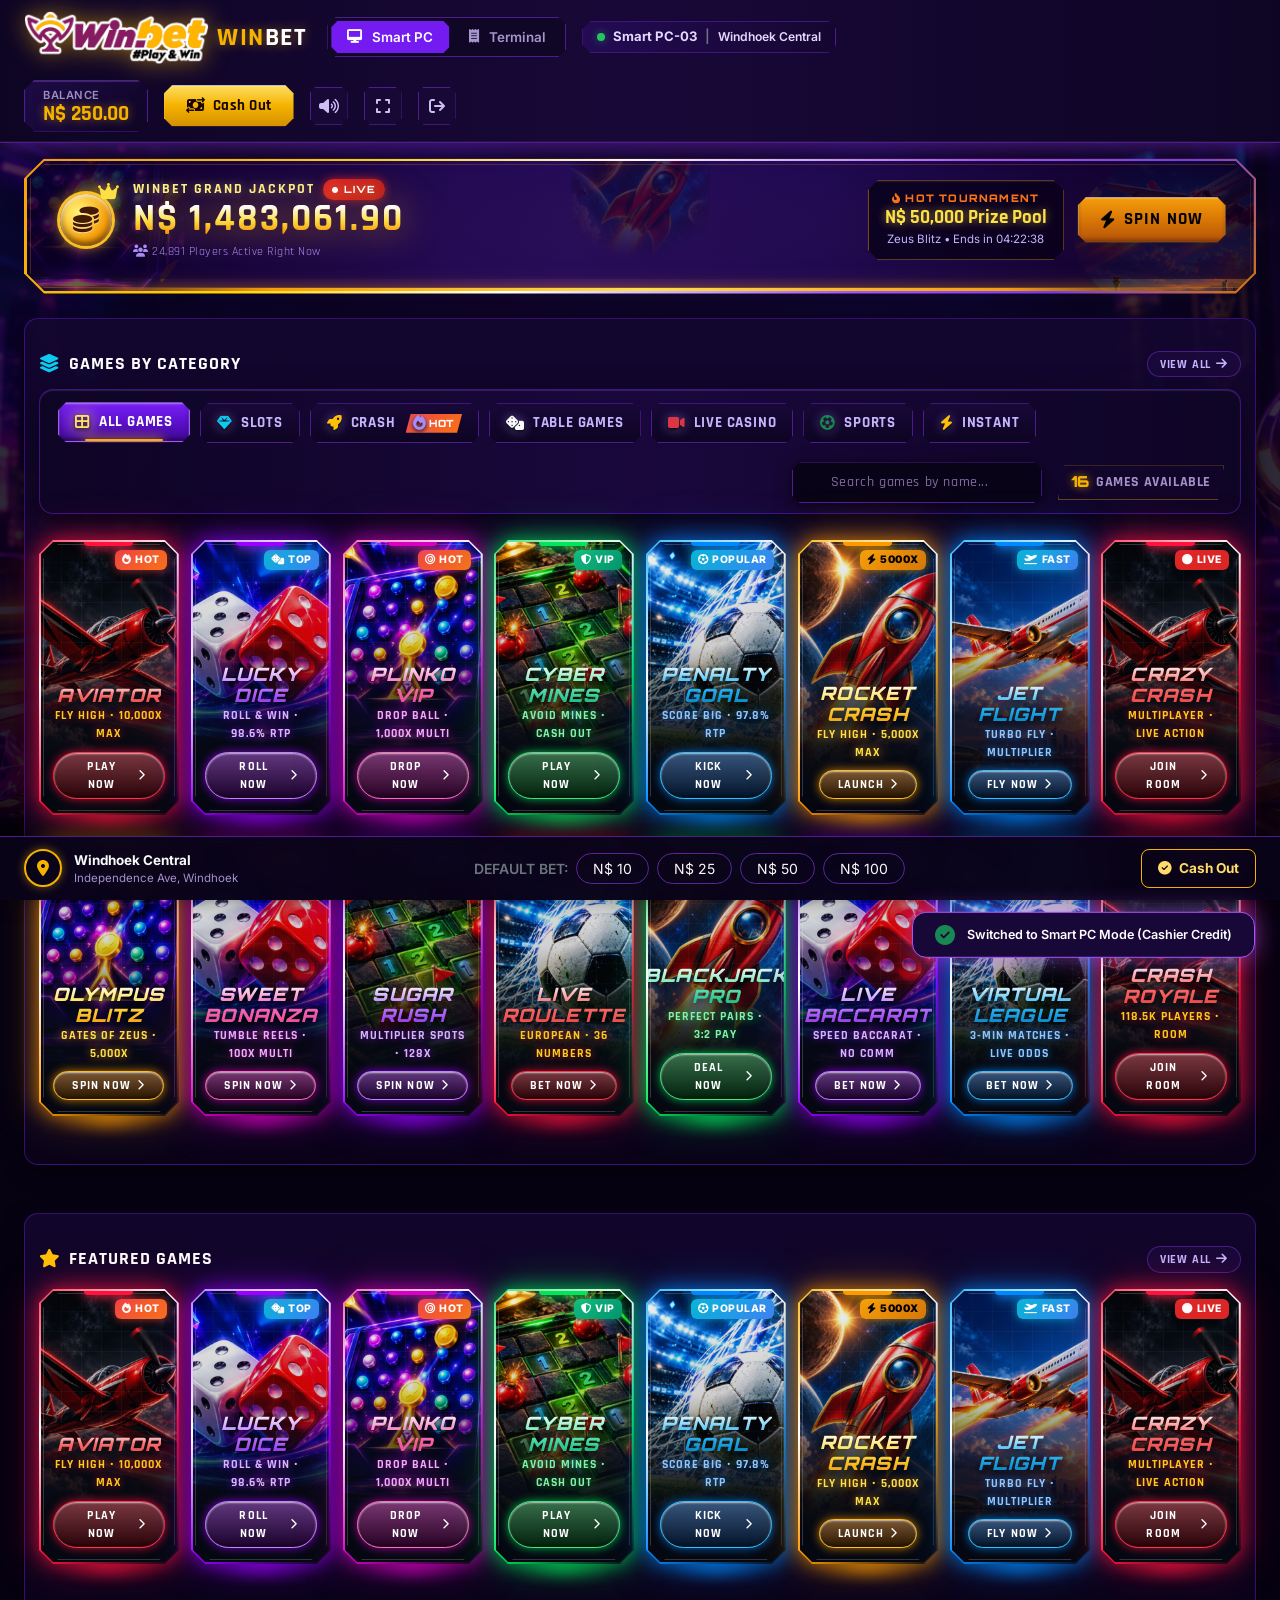
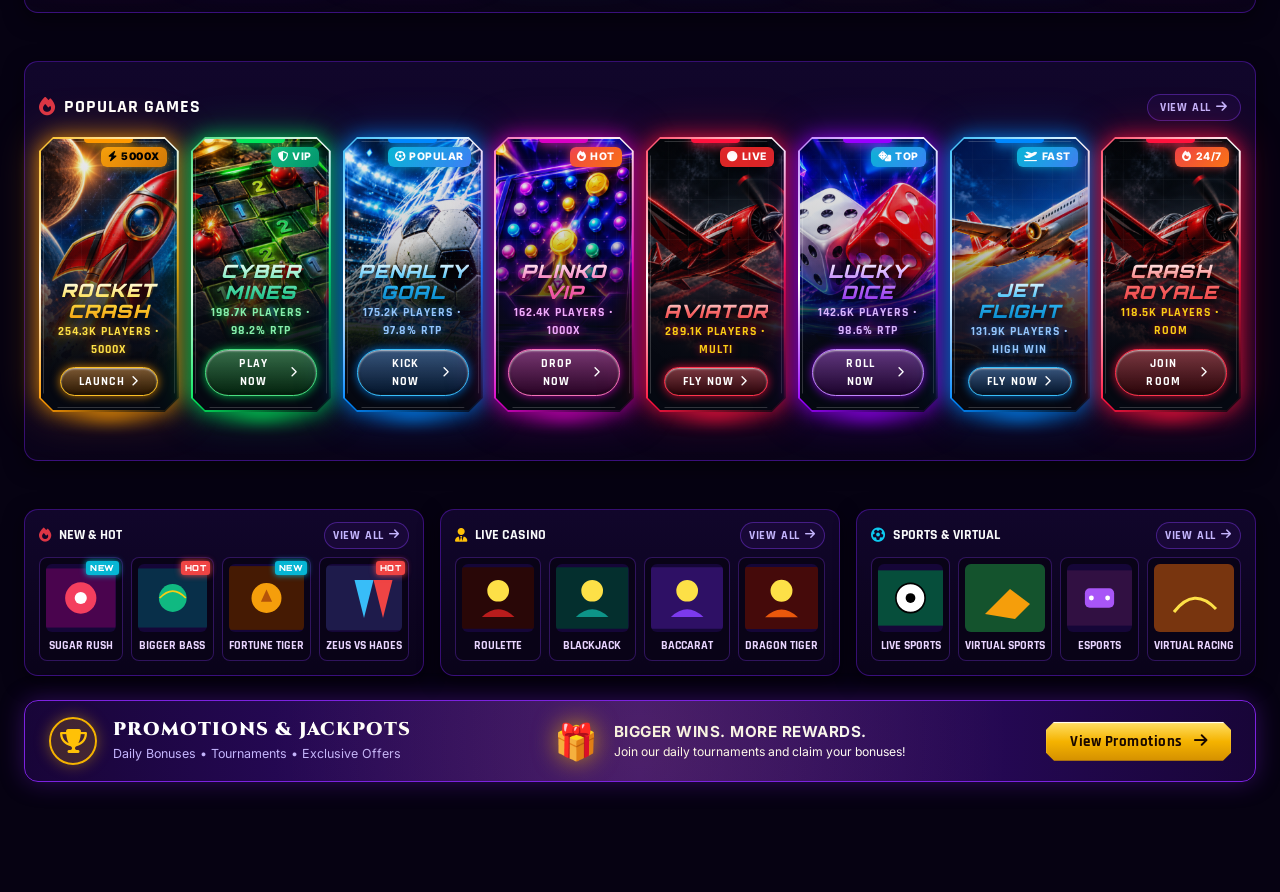
<file: GameLobby.html>
<!DOCTYPE html>
<html lang="en">
<head>
    <meta charset="UTF-8">
    <meta name="viewport" content="width=device-width, initial-scale=1.0">
    <title>WINBET - Gaming Platform & Terminal Station</title>

    <!-- Bootstrap 5 CSS -->
    <link href="https://cdn.jsdelivr.net/npm/bootstrap@5.3.2/dist/css/bootstrap.min.css" rel="stylesheet">
    <!-- Font Awesome 6 -->
    <link rel="stylesheet" href="https://cdnjs.cloudflare.com/ajax/libs/font-awesome/6.5.1/css/all.min.css">
    <!-- Google Fonts: Inter, Rajdhani, Orbitron & Cinzel -->
    <link rel="preconnect" href="https://fonts.googleapis.com">
    <link rel="preconnect" href="https://fonts.gstatic.com" crossorigin>
    <link href="https://fonts.googleapis.com/css2?family=Cinzel:wght@700;900&family=Inter:wght@400;500;600;700;800&family=Orbitron:ital,wght@0,800;0,900;1,900&family=Rajdhani:wght@600;700;800&display=swap" rel="stylesheet">

    <!-- Unified Master Stylesheet & Lobby Styles -->
    <link rel="stylesheet" href="./style.css">
    <link rel="stylesheet" href="./gamelobby.css">
</head>
<body class="game-lobby-body">

    <!-- TOP NAVIGATION HEADER -->
    <header class="smart-pc-header">
        <div class="d-flex flex-wrap justify-content-between align-items-center gap-3">
            
            <!-- Left: Winbet Brand Logo + Machine Station Badge -->
            <div class="d-flex align-items-center gap-3">
                <a href="Register.html" class="d-flex align-items-center gap-2 text-decoration-none me-1" title="WINBET Central">
                    <img src="./IMG/logo.png" alt="WINBET" class="brand-logo-img logo-sm" onerror="this.style.display='none'">
                    <span class="brand-name"><span style="color:#f5b300;">WIN</span><span style="color:#ffffff;">BET</span></span>
                </a>

                <div class="mode-toggle-bar d-none d-sm-inline-flex">
                    <button id="btnModeSmartPC" class="mode-toggle-btn active" onclick="setMachineMode('smartpc')">
                        <i class="fa-solid fa-desktop me-1"></i> Smart PC
                    </button>
                    <button id="btnModeTerminal" class="mode-toggle-btn" onclick="setMachineMode('terminal')">
                        <i class="fa-solid fa-receipt me-1"></i> Terminal
                    </button>
                </div>
                
                <div class="station-badge">
                    <span class="online-dot"></span>
                    <span id="stationCodeDisplay" class="fw-bold">Smart PC-03</span>
                    <span class="text-secondary">|</span>
                    <span class="text-warning-subtle" id="stationShopDisplay" style="font-size: 0.76rem;">Windhoek Central</span>
                </div>
            </div>

            <!-- Right: Balance, Primary Action (Cash Out / Print Ticket) & Tools -->
            <div class="d-flex align-items-center gap-2 gap-sm-3">
                <!-- Live Digital Clock -->
               

                <!-- Balance Display Chip -->
                <div class="balance-chip">
                    <div>
                        <span class="label">Balance</span>
                        <div class="d-flex align-items-center gap-1">
                            <span class="val" id="playerBalanceDisplay">N$ 250.00</span>
                        </div>
                    </div>
                    <!-- Physical Bill Insertion Simulation (Terminal mode) or Top-Up -->
                 
                </div>

                <!-- Primary Action Button: Smart PC = "Cash Out" | Terminal = "Print Cashout Ticket" -->
                <button type="button" class="btn-gold-action" id="btnPrimaryCashout" onclick="handlePrimaryAction()">
                    <i class="fa-solid fa-money-bill-transfer" id="primaryActionIcon"></i>
                    <span id="primaryActionText">Cash Out</span>
                </button>

                <!-- Sound Effects Audio Toggle -->
                <button type="button" class="btn-icon-control" id="btnAudioToggle" onclick="toggleAudio()" title="Sound Effects">
                    <i class="fa-solid fa-volume-high" id="audioIcon"></i>
                </button>

                <!-- Fullscreen Station Mode -->
                <button type="button" class="btn-icon-control" onclick="toggleDesktopFullscreen()" title="Fullscreen Mode">
                    <i class="fa-solid fa-expand"></i>
                </button>

                <!-- Return to Register -->
                <a href="Register.html" class="btn-icon-control text-decoration-none" title="Registration Portal">
                    <i class="fa-solid fa-arrow-right-from-bracket"></i>
                </a>
            </div>
        </div>
    </header>

    <main class="container-fluid px-lg-4 py-3 flex-grow-1">
        
        <!-- Live Jackpot Ticker Hero Banner — Theme-Friendly with Game Artwork & Chamfered Shape -->
        <div class="jackpot-hero-stage">
            <div class="jp-chamfer-wrap">
                <div class="jackpot-hero-card">
                    <!-- Background: BG image + layered gradients + floating game art -->
                    <div class="jackpot-bg-layer">
                        <!-- Floating game images used as decorative parallax artwork -->
                        <img src="./IMG/3.png" alt="" class="jp-deco-img jp-deco-left" aria-hidden="true">
                        <img src="./IMG/6.png" alt="" class="jp-deco-img jp-deco-center-top" aria-hidden="true">
                        <img src="./IMG/avi.png" alt="" class="jp-deco-img jp-deco-right" aria-hidden="true">
                        <!-- Animated particle dots -->
                        <div class="jp-particle jp-p1"></div>
                        <div class="jp-particle jp-p2"></div>
                        <div class="jp-particle jp-p3"></div>
                        <div class="jp-particle jp-p4"></div>
                        <div class="jp-particle jp-p5"></div>
                    </div>

                    <!-- Glowing chamfered inner content row -->
                    <div class="jackpot-inner-row">

                        <!-- LEFT: Gold coin vault + jackpot counter -->
                        <div class="jackpot-player-badge">
                            <div class="gold-coin-vault">
                                <div class="gold-coin-disc">
                                    <i class="fa-solid fa-coins"></i>
                                </div>
                                <i class="fa-solid fa-crown gold-crown-floater"></i>
                                <i class="fa-solid fa-sparkles gold-coin-sparkle"></i>
                            </div>
                            <div class="jackpot-meta-col">
                                <div class="jackpot-info-title">
                                    <span>WINBET GRAND JACKPOT</span>
                                    <span class="jp-live-pill"><i class="fa-solid fa-circle"></i> LIVE</span>
                                </div>
                                <div class="jackpot-ticker-val" id="liveJackpotMeter">N$ 1,483,061.04</div>
                                <div class="jp-sub-label"><i class="fa-solid fa-users me-1"></i>24,891 Players Active Right Now</div>
                            </div>
                        </div>

                        <!-- RIGHT: CTA -->
                        <div class="jackpot-cta-wrap">
                            <div class="jp-tournament-card">
                                <div class="jp-tour-label"><i class="fa-solid fa-fire-flame-curved"></i> HOT TOURNAMENT</div>
                                <div class="jp-tour-prize">N$ 50,000 Prize Pool</div>
                                <div class="jp-tour-game">Zeus Blitz • Ends in 04:22:38</div>
                            </div>
                            <button class="btn-jackpot-spin" onclick="launchSlotTheater('Gates of Olympus', 'art-olympus', 'zeus')">
                                <i class="fa-solid fa-bolt"></i>
                                <span>SPIN NOW</span>
                            </button>
                        </div>
                    </div>

                    <!-- Bottom chamfered golden border accent line -->
                    <div class="jp-bottom-accent"></div>
                </div>
            </div>
        </div>

        <!-- SECTION 1: CATEGORY FILTER SECTION (GAMES BY CATEGORY) -->
        <section id="categorySection" class="mb-5 showcase-block-panel">
            <div class="section-header-bar">
                <h2 class="section-header-title">
                    <i class="fa-solid fa-layer-group text-info"></i> Games by Category
                </h2>
                <div class="d-none d-sm-flex align-items-center gap-2">
                    <a href="#categorySection" class="btn-view-all">
                    <span>View All</span> <i class="fa-solid fa-arrow-right"></i>
                </a>
                </div>
            </div>

            <!-- Unified Category Navigation & Integrated Search Bar -->
            <div class="category-nav-bar">
                <div class="category-scroll-container" id="categoryTabs">
                    <div class="cat-pill active" data-cat="all" onclick="filterCategory(this, 'all')">
                        <i class="fa-solid fa-table-cells-large"></i>
                        <span>All Games</span>
                    </div>
                    <div class="cat-pill" data-cat="slots" onclick="filterCategory(this, 'slots')">
                        <i class="fa-solid fa-gem text-info"></i>
                        <span>Slots</span>
                    </div>
                    <div class="cat-pill" data-cat="crash" onclick="filterCategory(this, 'crash')">
                        <i class="fa-solid fa-rocket text-warning"></i>
                        <span>Crash</span>
                        <span class="hot-tag"><i class="fa-solid fa-fire"></i> HOT</span>
                    </div>
                    <div class="cat-pill" data-cat="table" onclick="filterCategory(this, 'table')">
                        <i class="fa-solid fa-dice text-light"></i>
                        <span>Table Games</span>
                    </div>
                    <div class="cat-pill" data-cat="live" onclick="filterCategory(this, 'live')">
                        <i class="fa-solid fa-video text-danger"></i>
                        <span>Live Casino</span>
                    </div>
                    <div class="cat-pill" data-cat="sports" onclick="filterCategory(this, 'sports')">
                        <i class="fa-solid fa-futbol text-success"></i>
                        <span>Sports</span>
                    </div>
                    <div class="cat-pill" data-cat="instant" onclick="filterCategory(this, 'instant')">
                        <i class="fa-solid fa-bolt text-warning"></i>
                        <span>Instant</span>
                    </div>
                </div>

                <!-- Integrated Search Bar & Game Count -->
                <div class="d-flex align-items-center gap-3 ms-auto mt-2 mt-md-0">
                    <div class="search-box-station">
                        <i class="fa-solid fa-magnifying-glass"></i>
                        <input type="text" id="gameSearchInput" placeholder="Search games by name..." oninput="handleGameSearch(this.value)">
                    </div>
                    <div class="game-count-hud d-none d-sm-inline-flex">
                        <span id="gameCountBadge" class="count-num">16</span>
                        <span>Games Available</span>
                    </div>
                </div>
            </div>

            <!-- CATEGORY FILTERED GAMES GRID -->
            <div class="games-grid" id="categoryGamesGridContainer">
                <!-- 1. AVIATOR -->
                <div class="game-card-stage perspective-stage game-card" data-category="crash instant slots" data-name="aviator">
                    <div class="casino-card-container theme-red" onclick="launchSlotTheater('Aviator', 'art-aviator', 'plane')">
                        <div class="card-ground-reflection"></div>
                        <div class="neon-filter-wrap">
                            <div class="card-outer-bezel">
                                <div class="card-inner-chassis">
                                    <div class="top-notch-tab"></div>
                                    <span class="card-floating-badge badge-hot"><i class="fa-solid fa-fire"></i> HOT</span>
                                    <div class="card-specular-glare"></div>
                                    <div class="card-grid-texture"></div>
                                    <div class="card-artwork-layer">
                                        <img src="./IMG/1.png" alt="Aviator" loading="lazy" onerror="this.src='./IMG/avi.png'">
                                    </div>
                                    <div class="card-vignette"></div>
                                    <div class="card-content-deck">
                                        <div class="card-title-text" style="background: linear-gradient(180deg, #fff, #f87171, #ef4444); -webkit-background-clip: text; -webkit-text-fill-color: transparent;">AVIATOR</div>
                                        <div class="card-subtitle-text">FLY HIGH • 10,000X MAX</div>
                                        <a href="javascript:void(0)" class="btn-play-neon">
                                            <span>PLAY NOW</span> <i class="fa-solid fa-chevron-right"></i>
                                        </a>
                                    </div>
                                </div>
                            </div>
                        </div>
                    </div>
                </div>

                <!-- 2. LUCKY DICE -->
                <div class="game-card-stage perspective-stage game-card" data-category="table instant live" data-name="lucky dice">
                    <div class="casino-card-container theme-purple" onclick="launchSlotTheater('Lucky Dice', 'art-dice', 'dice')">
                        <div class="card-ground-reflection"></div>
                        <div class="neon-filter-wrap">
                            <div class="card-outer-bezel">
                                <div class="card-inner-chassis">
                                    <div class="top-notch-tab"></div>
                                    <span class="card-floating-badge badge-cyan"><i class="fa-solid fa-dice"></i> TOP</span>
                                    <div class="card-specular-glare"></div>
                                    <div class="card-grid-texture"></div>
                                    <div class="card-artwork-layer">
                                        <img src="./IMG/2.png" alt="Lucky Dice" loading="lazy" onerror="this.src='./IMG/2.png'">
                                    </div>
                                    <div class="card-vignette"></div>
                                    <div class="card-content-deck">
                                        <div class="card-title-text" style="background: linear-gradient(180deg, #fff, #c084fc, #9333ea); -webkit-background-clip: text; -webkit-text-fill-color: transparent;">LUCKY DICE</div>
                                        <div class="card-subtitle-text">ROLL &amp; WIN • 98.6% RTP</div>
                                        <a href="javascript:void(0)" class="btn-play-neon">
                                            <span>ROLL NOW</span> <i class="fa-solid fa-chevron-right"></i>
                                        </a>
                                    </div>
                                </div>
                            </div>
                        </div>
                    </div>
                </div>

                <!-- 3. PLINKO VIP -->
                <div class="game-card-stage perspective-stage game-card" data-category="instant slots" data-name="plinko vip">
                    <div class="casino-card-container theme-magenta" onclick="launchSlotTheater('Plinko VIP', 'art-plinko', 'ball')">
                        <div class="card-ground-reflection"></div>
                        <div class="neon-filter-wrap">
                            <div class="card-outer-bezel">
                                <div class="card-inner-chassis">
                                    <div class="top-notch-tab"></div>
                                    <span class="card-floating-badge badge-hot"><i class="fa-solid fa-bullseye"></i> HOT</span>
                                    <div class="card-specular-glare"></div>
                                    <div class="card-grid-texture"></div>
                                    <div class="card-artwork-layer">
                                        <img src="./IMG/3.png" alt="Plinko VIP" loading="lazy" onerror="this.src='./IMG/3.png'">
                                    </div>
                                    <div class="card-vignette"></div>
                                    <div class="card-content-deck">
                                        <div class="card-title-text" style="background: linear-gradient(180deg, #fff, #f472b6, #ec4899); -webkit-background-clip: text; -webkit-text-fill-color: transparent;">PLINKO VIP</div>
                                        <div class="card-subtitle-text">DROP BALL • 1,000X MULTI</div>
                                        <a href="javascript:void(0)" class="btn-play-neon">
                                            <span>DROP NOW</span> <i class="fa-solid fa-chevron-right"></i>
                                        </a>
                                    </div>
                                </div>
                            </div>
                        </div>
                    </div>
                </div>

                <!-- 4. CYBER MINES -->
                <div class="game-card-stage perspective-stage game-card" data-category="instant table slots" data-name="cyber mines">
                    <div class="casino-card-container theme-green" onclick="launchSlotTheater('Cyber Mines', 'art-mines', 'bomb')">
                        <div class="card-ground-reflection"></div>
                        <div class="neon-filter-wrap">
                            <div class="card-outer-bezel">
                                <div class="card-inner-chassis">
                                    <div class="top-notch-tab"></div>
                                    <span class="card-floating-badge badge-green"><i class="fa-solid fa-shield-halved"></i> VIP</span>
                                    <div class="card-specular-glare"></div>
                                    <div class="card-grid-texture"></div>
                                    <div class="card-artwork-layer">
                                        <img src="./IMG/4.png" alt="Cyber Mines" loading="lazy" onerror="this.src='./IMG/4.png'">
                                    </div>
                                    <div class="card-vignette"></div>
                                    <div class="card-content-deck">
                                        <div class="card-title-text" style="background: linear-gradient(180deg, #fff, #6ee7b7, #10b981); -webkit-background-clip: text; -webkit-text-fill-color: transparent;">CYBER MINES</div>
                                        <div class="card-subtitle-text">AVOID MINES • CASH OUT</div>
                                        <a href="javascript:void(0)" class="btn-play-neon">
                                            <span>PLAY NOW</span> <i class="fa-solid fa-chevron-right"></i>
                                        </a>
                                    </div>
                                </div>
                            </div>
                        </div>
                    </div>
                </div>

                <!-- 5. PENALTY GOAL -->
                <div class="game-card-stage perspective-stage game-card" data-category="sports live instant" data-name="penalty goal">
                    <div class="casino-card-container theme-blue" onclick="launchSlotTheater('Penalty Goal', 'art-penalty', 'ball')">
                        <div class="card-ground-reflection"></div>
                        <div class="neon-filter-wrap">
                            <div class="card-outer-bezel">
                                <div class="card-inner-chassis">
                                    <div class="top-notch-tab"></div>
                                    <span class="card-floating-badge badge-cyan"><i class="fa-solid fa-futbol"></i> POPULAR</span>
                                    <div class="card-specular-glare"></div>
                                    <div class="card-grid-texture"></div>
                                    <div class="card-artwork-layer">
                                        <img src="./IMG/5.png" alt="Penalty Goal" loading="lazy" onerror="this.src='./IMG/5.png'">
                                    </div>
                                    <div class="card-vignette"></div>
                                    <div class="card-content-deck">
                                        <div class="card-title-text" style="background: linear-gradient(180deg, #fff, #38bdf8, #0284c7); -webkit-background-clip: text; -webkit-text-fill-color: transparent;">PENALTY GOAL</div>
                                        <div class="card-subtitle-text">SCORE BIG • 97.8% RTP</div>
                                        <a href="javascript:void(0)" class="btn-play-neon">
                                            <span>KICK NOW</span> <i class="fa-solid fa-chevron-right"></i>
                                        </a>
                                    </div>
                                </div>
                            </div>
                        </div>
                    </div>
                </div>

                <!-- 6. ROCKET CRASH -->
                <div class="game-card-stage perspective-stage game-card" data-category="crash instant slots" data-name="rocket crash">
                    <div class="casino-card-container theme-gold" onclick="launchSlotTheater('Rocket Crash', 'art-rocket', 'rocket')">
                        <div class="card-ground-reflection"></div>
                        <div class="neon-filter-wrap">
                            <div class="card-outer-bezel">
                                <div class="card-inner-chassis">
                                    <div class="top-notch-tab"></div>
                                    <span class="card-floating-badge badge-gold"><i class="fa-solid fa-bolt"></i> 5000X</span>
                                    <div class="card-specular-glare"></div>
                                    <div class="card-grid-texture"></div>
                                    <div class="card-artwork-layer">
                                        <img src="./IMG/6.png" alt="Rocket Crash" loading="lazy" onerror="this.src='./IMG/6.png'">
                                    </div>
                                    <div class="card-vignette"></div>
                                    <div class="card-content-deck">
                                        <div class="card-title-text" style="background: linear-gradient(180deg, #fff, #fde047, #f59e0b); -webkit-background-clip: text; -webkit-text-fill-color: transparent;">ROCKET CRASH</div>
                                        <div class="card-subtitle-text">FLY HIGH • 5,000X MAX</div>
                                        <a href="javascript:void(0)" class="btn-play-neon">
                                            <span>LAUNCH</span> <i class="fa-solid fa-chevron-right"></i>
                                        </a>
                                    </div>
                                </div>
                            </div>
                        </div>
                    </div>
                </div>

                <!-- 7. JET FLIGHT -->
                <div class="game-card-stage perspective-stage game-card" data-category="crash live instant" data-name="jet flight">
                    <div class="casino-card-container theme-blue" onclick="launchSlotTheater('Jet Flight', 'art-jet', 'plane')">
                        <div class="card-ground-reflection"></div>
                        <div class="neon-filter-wrap">
                            <div class="card-outer-bezel">
                                <div class="card-inner-chassis">
                                    <div class="top-notch-tab"></div>
                                    <span class="card-floating-badge badge-cyan"><i class="fa-solid fa-plane-departure"></i> FAST</span>
                                    <div class="card-specular-glare"></div>
                                    <div class="card-grid-texture"></div>
                                    <div class="card-artwork-layer">
                                        <img src="./IMG/avi.png" alt="Jet Flight" loading="lazy" onerror="this.src='./IMG/avi.png'">
                                    </div>
                                    <div class="card-vignette"></div>
                                    <div class="card-content-deck">
                                        <div class="card-title-text" style="background: linear-gradient(180deg, #fff, #38bdf8, #0284c7); -webkit-background-clip: text; -webkit-text-fill-color: transparent;">JET FLIGHT</div>
                                        <div class="card-subtitle-text">TURBO FLY • MULTIPLIER</div>
                                        <a href="javascript:void(0)" class="btn-play-neon">
                                            <span>FLY NOW</span> <i class="fa-solid fa-chevron-right"></i>
                                        </a>
                                    </div>
                                </div>
                            </div>
                        </div>
                    </div>
                </div>

                <!-- 8. CRAZY CRASH -->
                <div class="game-card-stage perspective-stage game-card" data-category="crash live table" data-name="crazy crash">
                    <div class="casino-card-container theme-red" onclick="launchSlotTheater('Crazy Crash', 'art-crazycrash', 'wheel')">
                        <div class="card-ground-reflection"></div>
                        <div class="neon-filter-wrap">
                            <div class="card-outer-bezel">
                                <div class="card-inner-chassis">
                                    <div class="top-notch-tab"></div>
                                    <span class="card-floating-badge badge-live"><i class="fa-solid fa-circle"></i> LIVE</span>
                                    <div class="card-specular-glare"></div>
                                    <div class="card-grid-texture"></div>
                                    <div class="card-artwork-layer">
                                        <img src="./IMG/1.png" alt="Crazy Crash" loading="lazy" onerror="this.src='./IMG/1.png'">
                                    </div>
                                    <div class="card-vignette"></div>
                                    <div class="card-content-deck">
                                        <div class="card-title-text" style="background: linear-gradient(180deg, #fff, #f87171, #ef4444); -webkit-background-clip: text; -webkit-text-fill-color: transparent;">CRAZY CRASH</div>
                                        <div class="card-subtitle-text">MULTIPLAYER • LIVE ACTION</div>
                                        <a href="javascript:void(0)" class="btn-play-neon">
                                            <span>JOIN ROOM</span> <i class="fa-solid fa-chevron-right"></i>
                                        </a>
                                    </div>
                                </div>
                            </div>
                        </div>
                    </div>
                </div>

                <!-- 9. GATES OF OLYMPUS -->
                <div class="game-card-stage perspective-stage game-card" data-category="slots" data-name="gates of olympus">
                    <div class="casino-card-container theme-gold" onclick="launchSlotTheater('Gates of Olympus', 'art-olympus', 'zeus')">
                        <div class="card-ground-reflection"></div>
                        <div class="neon-filter-wrap">
                            <div class="card-outer-bezel">
                                <div class="card-inner-chassis">
                                    <div class="top-notch-tab"></div>
                                    <span class="card-floating-badge badge-gold"><i class="fa-solid fa-bolt"></i> 500X</span>
                                    <div class="card-specular-glare"></div>
                                    <div class="card-grid-texture"></div>
                                    <div class="card-artwork-layer">
                                        <img src="./IMG/3.png" alt="Gates of Olympus" loading="lazy" onerror="this.src='./IMG/3.png'">
                                    </div>
                                    <div class="card-vignette"></div>
                                    <div class="card-content-deck">
                                        <div class="card-title-text" style="background: linear-gradient(180deg, #fff, #fde047, #f59e0b); -webkit-background-clip: text; -webkit-text-fill-color: transparent;">OLYMPUS BLITZ</div>
                                        <div class="card-subtitle-text">GATES OF ZEUS • 5,000X</div>
                                        <a href="javascript:void(0)" class="btn-play-neon">
                                            <span>SPIN NOW</span> <i class="fa-solid fa-chevron-right"></i>
                                        </a>
                                    </div>
                                </div>
                            </div>
                        </div>
                    </div>
                </div>

                <!-- 10. SWEET BONANZA -->
                <div class="game-card-stage perspective-stage game-card" data-category="slots" data-name="sweet bonanza">
                    <div class="casino-card-container theme-magenta" onclick="launchSlotTheater('Sweet Bonanza', 'art-bonanza', 'candy')">
                        <div class="card-ground-reflection"></div>
                        <div class="neon-filter-wrap">
                            <div class="card-outer-bezel">
                                <div class="card-inner-chassis">
                                    <div class="top-notch-tab"></div>
                                    <span class="card-floating-badge badge-hot"><i class="fa-solid fa-fire"></i> BONUS</span>
                                    <div class="card-specular-glare"></div>
                                    <div class="card-grid-texture"></div>
                                    <div class="card-artwork-layer">
                                        <img src="./IMG/2.png" alt="Sweet Bonanza" loading="lazy" onerror="this.src='./IMG/2.png'">
                                    </div>
                                    <div class="card-vignette"></div>
                                    <div class="card-content-deck">
                                        <div class="card-title-text" style="background: linear-gradient(180deg, #fff, #f472b6, #ec4899); -webkit-background-clip: text; -webkit-text-fill-color: transparent;">SWEET BONANZA</div>
                                        <div class="card-subtitle-text">TUMBLE REELS • 100X MULTI</div>
                                        <a href="javascript:void(0)" class="btn-play-neon">
                                            <span>SPIN NOW</span> <i class="fa-solid fa-chevron-right"></i>
                                        </a>
                                    </div>
                                </div>
                            </div>
                        </div>
                    </div>
                </div>

                <!-- 11. SUGAR RUSH -->
                <div class="game-card-stage perspective-stage game-card" data-category="slots instant" data-name="sugar rush">
                    <div class="casino-card-container theme-purple" onclick="launchSlotTheater('Sugar Rush', 'art-sugarrush', 'candy')">
                        <div class="card-ground-reflection"></div>
                        <div class="neon-filter-wrap">
                            <div class="card-outer-bezel">
                                <div class="card-inner-chassis">
                                    <div class="top-notch-tab"></div>
                                    <span class="card-floating-badge badge-cyan"><i class="fa-solid fa-star"></i> NEW</span>
                                    <div class="card-specular-glare"></div>
                                    <div class="card-grid-texture"></div>
                                    <div class="card-artwork-layer">
                                        <img src="./IMG/4.png" alt="Sugar Rush" loading="lazy" onerror="this.src='./IMG/4.png'">
                                    </div>
                                    <div class="card-vignette"></div>
                                    <div class="card-content-deck">
                                        <div class="card-title-text" style="background: linear-gradient(180deg, #fff, #c084fc, #9333ea); -webkit-background-clip: text; -webkit-text-fill-color: transparent;">SUGAR RUSH</div>
                                        <div class="card-subtitle-text">MULTIPLIER SPOTS • 128X</div>
                                        <a href="javascript:void(0)" class="btn-play-neon">
                                            <span>SPIN NOW</span> <i class="fa-solid fa-chevron-right"></i>
                                        </a>
                                    </div>
                                </div>
                            </div>
                        </div>
                    </div>
                </div>

                <!-- 12. LIVE ROULETTE -->
                <div class="game-card-stage perspective-stage game-card" data-category="table live" data-name="live roulette">
                    <div class="casino-card-container theme-red" onclick="launchSlotTheater('Live Roulette', 'art-live-roulette', 'roulette')">
                        <div class="card-ground-reflection"></div>
                        <div class="neon-filter-wrap">
                            <div class="card-outer-bezel">
                                <div class="card-inner-chassis">
                                    <div class="top-notch-tab"></div>
                                    <span class="card-floating-badge badge-live"><i class="fa-solid fa-circle"></i> LIVE</span>
                                    <div class="card-specular-glare"></div>
                                    <div class="card-grid-texture"></div>
                                    <div class="card-artwork-layer">
                                        <img src="./IMG/5.png" alt="Live Roulette" loading="lazy" onerror="this.src='./IMG/5.png'">
                                    </div>
                                    <div class="card-vignette"></div>
                                    <div class="card-content-deck">
                                        <div class="card-title-text" style="background: linear-gradient(180deg, #fff, #f87171, #ef4444); -webkit-background-clip: text; -webkit-text-fill-color: transparent;">LIVE ROULETTE</div>
                                        <div class="card-subtitle-text">EUROPEAN • 36 NUMBERS</div>
                                        <a href="javascript:void(0)" class="btn-play-neon">
                                            <span>BET NOW</span> <i class="fa-solid fa-chevron-right"></i>
                                        </a>
                                    </div>
                                </div>
                            </div>
                        </div>
                    </div>
                </div>

                <!-- 13. BLACKJACK PRO -->
                <div class="game-card-stage perspective-stage game-card" data-category="table live" data-name="blackjack pro">
                    <div class="casino-card-container theme-green" onclick="launchSlotTheater('Live Blackjack', 'art-live-blackjack', 'cards')">
                        <div class="card-ground-reflection"></div>
                        <div class="neon-filter-wrap">
                            <div class="card-outer-bezel">
                                <div class="card-inner-chassis">
                                    <div class="top-notch-tab"></div>
                                    <span class="card-floating-badge badge-green"><i class="fa-solid fa-shield-halved"></i> VIP</span>
                                    <div class="card-specular-glare"></div>
                                    <div class="card-grid-texture"></div>
                                    <div class="card-artwork-layer">
                                        <img src="./IMG/6.png" alt="Blackjack Pro" loading="lazy" onerror="this.src='./IMG/6.png'">
                                    </div>
                                    <div class="card-vignette"></div>
                                    <div class="card-content-deck">
                                        <div class="card-title-text" style="background: linear-gradient(180deg, #fff, #6ee7b7, #10b981); -webkit-background-clip: text; -webkit-text-fill-color: transparent;">BLACKJACK PRO</div>
                                        <div class="card-subtitle-text">PERFECT PAIRS • 3:2 PAY</div>
                                        <a href="javascript:void(0)" class="btn-play-neon">
                                            <span>DEAL NOW</span> <i class="fa-solid fa-chevron-right"></i>
                                        </a>
                                    </div>
                                </div>
                            </div>
                        </div>
                    </div>
                </div>

                <!-- 14. LIVE BACCARAT -->
                <div class="game-card-stage perspective-stage game-card" data-category="table live" data-name="live baccarat">
                    <div class="casino-card-container theme-purple" onclick="launchSlotTheater('Live Baccarat', 'art-live-baccarat', 'cards')">
                        <div class="card-ground-reflection"></div>
                        <div class="neon-filter-wrap">
                            <div class="card-outer-bezel">
                                <div class="card-inner-chassis">
                                    <div class="top-notch-tab"></div>
                                    <span class="card-floating-badge badge-cyan"><i class="fa-solid fa-user-tie"></i> LIVE</span>
                                    <div class="card-specular-glare"></div>
                                    <div class="card-grid-texture"></div>
                                    <div class="card-artwork-layer">
                                        <img src="./IMG/2.png" alt="Live Baccarat" loading="lazy" onerror="this.src='./IMG/2.png'">
                                    </div>
                                    <div class="card-vignette"></div>
                                    <div class="card-content-deck">
                                        <div class="card-title-text" style="background: linear-gradient(180deg, #fff, #c084fc, #9333ea); -webkit-background-clip: text; -webkit-text-fill-color: transparent;">LIVE BACCARAT</div>
                                        <div class="card-subtitle-text">SPEED BACCARAT • NO COMM</div>
                                        <a href="javascript:void(0)" class="btn-play-neon">
                                            <span>BET NOW</span> <i class="fa-solid fa-chevron-right"></i>
                                        </a>
                                    </div>
                                </div>
                            </div>
                        </div>
                    </div>
                </div>

                <!-- 15. VIRTUAL SPORTS -->
                <div class="game-card-stage perspective-stage game-card" data-category="sports" data-name="virtual sports">
                    <div class="casino-card-container theme-blue" onclick="launchSlotTheater('Virtual Football', 'art-vfootball', 'ball')">
                        <div class="card-ground-reflection"></div>
                        <div class="neon-filter-wrap">
                            <div class="card-outer-bezel">
                                <div class="card-inner-chassis">
                                    <div class="top-notch-tab"></div>
                                    <span class="card-floating-badge badge-cyan"><i class="fa-solid fa-futbol"></i> 24/7</span>
                                    <div class="card-specular-glare"></div>
                                    <div class="card-grid-texture"></div>
                                    <div class="card-artwork-layer">
                                        <img src="./IMG/5.png" alt="Virtual Sports" loading="lazy" onerror="this.src='./IMG/5.png'">
                                    </div>
                                    <div class="card-vignette"></div>
                                    <div class="card-content-deck">
                                        <div class="card-title-text" style="background: linear-gradient(180deg, #fff, #38bdf8, #0284c7); -webkit-background-clip: text; -webkit-text-fill-color: transparent;">VIRTUAL LEAGUE</div>
                                        <div class="card-subtitle-text">3-MIN MATCHES • LIVE ODDS</div>
                                        <a href="javascript:void(0)" class="btn-play-neon">
                                            <span>BET NOW</span> <i class="fa-solid fa-chevron-right"></i>
                                        </a>
                                    </div>
                                </div>
                            </div>
                        </div>
                    </div>
                </div>

                <!-- 16. CRASH ROYALE -->
                <div class="game-card-stage perspective-stage game-card" data-category="crash live" data-name="crash royale">
                    <div class="casino-card-container theme-red" onclick="launchSlotTheater('Crash Royale', 'art-crazycrash', 'wheel')">
                        <div class="card-ground-reflection"></div>
                        <div class="neon-filter-wrap">
                            <div class="card-outer-bezel">
                                <div class="card-inner-chassis">
                                    <div class="top-notch-tab"></div>
                                    <span class="card-floating-badge badge-hot"><i class="fa-solid fa-fire"></i> 24/7</span>
                                    <div class="card-specular-glare"></div>
                                    <div class="card-grid-texture"></div>
                                    <div class="card-artwork-layer">
                                        <img src="./IMG/1.png" alt="Crash Royale" loading="lazy" onerror="this.src='./IMG/1.png'">
                                    </div>
                                    <div class="card-vignette"></div>
                                    <div class="card-content-deck">
                                        <div class="card-title-text" style="background: linear-gradient(180deg, #fff, #f87171, #ef4444); -webkit-background-clip: text; -webkit-text-fill-color: transparent;">CRASH ROYALE</div>
                                        <div class="card-subtitle-text">118.5K PLAYERS • ROOM</div>
                                        <a href="javascript:void(0)" class="btn-play-neon">
                                            <span>JOIN ROOM</span> <i class="fa-solid fa-chevron-right"></i>
                                        </a>
                                    </div>
                                </div>
                            </div>
                        </div>
                    </div>
                </div>
            </div>

            <!-- NO RESULTS EMPTY STATE -->
            <div id="noGamesFoundState" class="text-center py-5 d-none">
                <div class="mb-3" style="font-size: 3rem; color: #a855f7;">
                    <i class="fa-solid fa-gamepad"></i>
                </div>
                <h3 class="fw-bold text-light mb-2">No Games Found</h3>
                <p class="text-secondary small mb-4">No matching games in this category. Try another filter or search term.</p>
                <button class="btn btn-outline-warning rounded-pill px-4 py-2" onclick="resetCategoryFilter()">
                    <i class="fa-solid fa-rotate-left me-1"></i> Reset to All Games
                </button>
            </div>
        </section>

        <!-- SECTION 2: FEATURED GAMES -->
        <section id="featuredSection" class="mb-5 showcase-block-panel">
            <div class="section-header-bar" id="featuredHeader">
                <h2 class="section-header-title">
                    <i class="fa-solid fa-star text-warning"></i> Featured Games
                </h2>
                <a href="#categorySection" class="btn-view-all">
                    <span>View All</span> <i class="fa-solid fa-arrow-right"></i>
                </a>
            </div>

            <!-- REUSABLE GAMES GRID (8 FEATURED GAMES) -->
            <div class="games-grid" id="gamesGridContainer">
                <!-- 1. AVIATOR -->
                <div class="game-card-stage perspective-stage game-card" data-category="featured crash slots instant" data-name="aviator">
                    <div class="casino-card-container theme-red" onclick="launchSlotTheater('Aviator', 'art-aviator', 'plane')">
                        <div class="card-ground-reflection"></div>
                        <div class="neon-filter-wrap">
                            <div class="card-outer-bezel">
                                <div class="card-inner-chassis">
                                    <div class="top-notch-tab"></div>
                                    <span class="card-floating-badge badge-hot"><i class="fa-solid fa-fire"></i> HOT</span>
                                    <div class="card-specular-glare"></div>
                                    <div class="card-grid-texture"></div>
                                    <div class="card-artwork-layer">
                                        <img src="./IMG/1.png" alt="Aviator" loading="lazy" onerror="this.src='./IMG/avi.png'">
                                    </div>
                                    <div class="card-vignette"></div>
                                    <div class="card-content-deck">
                                        <div class="card-title-text" style="background: linear-gradient(180deg, #fff, #f87171, #ef4444); -webkit-background-clip: text; -webkit-text-fill-color: transparent;">AVIATOR</div>
                                        <div class="card-subtitle-text">FLY HIGH • 10,000X MAX</div>
                                        <a href="javascript:void(0)" class="btn-play-neon">
                                            <span>PLAY NOW</span> <i class="fa-solid fa-chevron-right"></i>
                                        </a>
                                    </div>
                                </div>
                            </div>
                        </div>
                    </div>
                </div>

                <!-- 2. LUCKY DICE -->
                <div class="game-card-stage perspective-stage game-card" data-category="featured table instant live" data-name="lucky dice">
                    <div class="casino-card-container theme-purple" onclick="launchSlotTheater('Lucky Dice', 'art-dice', 'dice')">
                        <div class="card-ground-reflection"></div>
                        <div class="neon-filter-wrap">
                            <div class="card-outer-bezel">
                                <div class="card-inner-chassis">
                                    <div class="top-notch-tab"></div>
                                    <span class="card-floating-badge badge-cyan"><i class="fa-solid fa-dice"></i> TOP</span>
                                    <div class="card-specular-glare"></div>
                                    <div class="card-grid-texture"></div>
                                    <div class="card-artwork-layer">
                                        <img src="./IMG/2.png" alt="Lucky Dice" loading="lazy" onerror="this.src='./IMG/2.png'">
                                    </div>
                                    <div class="card-vignette"></div>
                                    <div class="card-content-deck">
                                        <div class="card-title-text" style="background: linear-gradient(180deg, #fff, #c084fc, #9333ea); -webkit-background-clip: text; -webkit-text-fill-color: transparent;">LUCKY DICE</div>
                                        <div class="card-subtitle-text">ROLL &amp; WIN • 98.6% RTP</div>
                                        <a href="javascript:void(0)" class="btn-play-neon">
                                            <span>ROLL NOW</span> <i class="fa-solid fa-chevron-right"></i>
                                        </a>
                                    </div>
                                </div>
                            </div>
                        </div>
                    </div>
                </div>

                <!-- 3. PLINKO VIP -->
                <div class="game-card-stage perspective-stage game-card" data-category="featured instant bingo slots" data-name="plinko vip">
                    <div class="casino-card-container theme-magenta" onclick="launchSlotTheater('Plinko VIP', 'art-plinko', 'ball')">
                        <div class="card-ground-reflection"></div>
                        <div class="neon-filter-wrap">
                            <div class="card-outer-bezel">
                                <div class="card-inner-chassis">
                                    <div class="top-notch-tab"></div>
                                    <span class="card-floating-badge badge-hot"><i class="fa-solid fa-bullseye"></i> HOT</span>
                                    <div class="card-specular-glare"></div>
                                    <div class="card-grid-texture"></div>
                                    <div class="card-artwork-layer">
                                        <img src="./IMG/3.png" alt="Plinko VIP" loading="lazy" onerror="this.src='./IMG/3.png'">
                                    </div>
                                    <div class="card-vignette"></div>
                                    <div class="card-content-deck">
                                        <div class="card-title-text" style="background: linear-gradient(180deg, #fff, #f472b6, #ec4899); -webkit-background-clip: text; -webkit-text-fill-color: transparent;">PLINKO VIP</div>
                                        <div class="card-subtitle-text">DROP BALL • 1,000X MULTI</div>
                                        <a href="javascript:void(0)" class="btn-play-neon">
                                            <span>DROP NOW</span> <i class="fa-solid fa-chevron-right"></i>
                                        </a>
                                    </div>
                                </div>
                            </div>
                        </div>
                    </div>
                </div>

                <!-- 4. CYBER MINES -->
                <div class="game-card-stage perspective-stage game-card" data-category="featured instant slots table" data-name="cyber mines">
                    <div class="casino-card-container theme-green" onclick="launchSlotTheater('Cyber Mines', 'art-mines', 'bomb')">
                        <div class="card-ground-reflection"></div>
                        <div class="neon-filter-wrap">
                            <div class="card-outer-bezel">
                                <div class="card-inner-chassis">
                                    <div class="top-notch-tab"></div>
                                    <span class="card-floating-badge badge-green"><i class="fa-solid fa-shield-halved"></i> VIP</span>
                                    <div class="card-specular-glare"></div>
                                    <div class="card-grid-texture"></div>
                                    <div class="card-artwork-layer">
                                        <img src="./IMG/4.png" alt="Cyber Mines" loading="lazy" onerror="this.src='./IMG/4.png'">
                                    </div>
                                    <div class="card-vignette"></div>
                                    <div class="card-content-deck">
                                        <div class="card-title-text" style="background: linear-gradient(180deg, #fff, #6ee7b7, #10b981); -webkit-background-clip: text; -webkit-text-fill-color: transparent;">CYBER MINES</div>
                                        <div class="card-subtitle-text">AVOID MINES • CASH OUT</div>
                                        <a href="javascript:void(0)" class="btn-play-neon">
                                            <span>PLAY NOW</span> <i class="fa-solid fa-chevron-right"></i>
                                        </a>
                                    </div>
                                </div>
                            </div>
                        </div>
                    </div>
                </div>

                <!-- 5. PENALTY GOAL -->
                <div class="game-card-stage perspective-stage game-card" data-category="featured sports instant live" data-name="penalty goal">
                    <div class="casino-card-container theme-blue" onclick="launchSlotTheater('Penalty Goal', 'art-penalty', 'ball')">
                        <div class="card-ground-reflection"></div>
                        <div class="neon-filter-wrap">
                            <div class="card-outer-bezel">
                                <div class="card-inner-chassis">
                                    <div class="top-notch-tab"></div>
                                    <span class="card-floating-badge badge-cyan"><i class="fa-solid fa-futbol"></i> POPULAR</span>
                                    <div class="card-specular-glare"></div>
                                    <div class="card-grid-texture"></div>
                                    <div class="card-artwork-layer">
                                        <img src="./IMG/5.png" alt="Penalty Goal" loading="lazy" onerror="this.src='./IMG/5.png'">
                                    </div>
                                    <div class="card-vignette"></div>
                                    <div class="card-content-deck">
                                        <div class="card-title-text" style="background: linear-gradient(180deg, #fff, #38bdf8, #0284c7); -webkit-background-clip: text; -webkit-text-fill-color: transparent;">PENALTY GOAL</div>
                                        <div class="card-subtitle-text">SCORE BIG • 97.8% RTP</div>
                                        <a href="javascript:void(0)" class="btn-play-neon">
                                            <span>KICK NOW</span> <i class="fa-solid fa-chevron-right"></i>
                                        </a>
                                    </div>
                                </div>
                            </div>
                        </div>
                    </div>
                </div>

                <!-- 6. ROCKET CRASH -->
                <div class="game-card-stage perspective-stage game-card" data-category="featured crash instant slots" data-name="rocket crash">
                    <div class="casino-card-container theme-gold" onclick="launchSlotTheater('Rocket Crash', 'art-rocket', 'rocket')">
                        <div class="card-ground-reflection"></div>
                        <div class="neon-filter-wrap">
                            <div class="card-outer-bezel">
                                <div class="card-inner-chassis">
                                    <div class="top-notch-tab"></div>
                                    <span class="card-floating-badge badge-gold"><i class="fa-solid fa-bolt"></i> 5000X</span>
                                    <div class="card-specular-glare"></div>
                                    <div class="card-grid-texture"></div>
                                    <div class="card-artwork-layer">
                                        <img src="./IMG/6.png" alt="Rocket Crash" loading="lazy" onerror="this.src='./IMG/6.png'">
                                    </div>
                                    <div class="card-vignette"></div>
                                    <div class="card-content-deck">
                                        <div class="card-title-text" style="background: linear-gradient(180deg, #fff, #fde047, #f59e0b); -webkit-background-clip: text; -webkit-text-fill-color: transparent;">ROCKET CRASH</div>
                                        <div class="card-subtitle-text">FLY HIGH • 5,000X MAX</div>
                                        <a href="javascript:void(0)" class="btn-play-neon">
                                            <span>LAUNCH</span> <i class="fa-solid fa-chevron-right"></i>
                                        </a>
                                    </div>
                                </div>
                            </div>
                        </div>
                    </div>
                </div>

                <!-- 7. JET FLIGHT -->
                <div class="game-card-stage perspective-stage game-card" data-category="featured crash live instant" data-name="jet flight">
                    <div class="casino-card-container theme-blue" onclick="launchSlotTheater('Jet Flight', 'art-jet', 'plane')">
                        <div class="card-ground-reflection"></div>
                        <div class="neon-filter-wrap">
                            <div class="card-outer-bezel">
                                <div class="card-inner-chassis">
                                    <div class="top-notch-tab"></div>
                                    <span class="card-floating-badge badge-cyan"><i class="fa-solid fa-plane-departure"></i> FAST</span>
                                    <div class="card-specular-glare"></div>
                                    <div class="card-grid-texture"></div>
                                    <div class="card-artwork-layer">
                                        <img src="./IMG/avi.png" alt="Jet Flight" loading="lazy" onerror="this.src='./IMG/avi.png'">
                                    </div>
                                    <div class="card-vignette"></div>
                                    <div class="card-content-deck">
                                        <div class="card-title-text" style="background: linear-gradient(180deg, #fff, #38bdf8, #0284c7); -webkit-background-clip: text; -webkit-text-fill-color: transparent;">JET FLIGHT</div>
                                        <div class="card-subtitle-text">TURBO FLY • MULTIPLIER</div>
                                        <a href="javascript:void(0)" class="btn-play-neon">
                                            <span>FLY NOW</span> <i class="fa-solid fa-chevron-right"></i>
                                        </a>
                                    </div>
                                </div>
                            </div>
                        </div>
                    </div>
                </div>

                <!-- 8. CRAZY CRASH -->
                <div class="game-card-stage perspective-stage game-card" data-category="featured crash live table" data-name="crazy crash">
                    <div class="casino-card-container theme-red" onclick="launchSlotTheater('Crazy Crash', 'art-crazycrash', 'wheel')">
                        <div class="card-ground-reflection"></div>
                        <div class="neon-filter-wrap">
                            <div class="card-outer-bezel">
                                <div class="card-inner-chassis">
                                    <div class="top-notch-tab"></div>
                                    <span class="card-floating-badge badge-live"><i class="fa-solid fa-circle"></i> LIVE</span>
                                    <div class="card-specular-glare"></div>
                                    <div class="card-grid-texture"></div>
                                    <div class="card-artwork-layer">
                                        <img src="./IMG/1.png" alt="Crazy Crash" loading="lazy" onerror="this.src='./IMG/1.png'">
                                    </div>
                                    <div class="card-vignette"></div>
                                    <div class="card-content-deck">
                                        <div class="card-title-text" style="background: linear-gradient(180deg, #fff, #f87171, #ef4444); -webkit-background-clip: text; -webkit-text-fill-color: transparent;">CRAZY CRASH</div>
                                        <div class="card-subtitle-text">MULTIPLAYER • LIVE ACTION</div>
                                        <a href="javascript:void(0)" class="btn-play-neon">
                                            <span>JOIN ROOM</span> <i class="fa-solid fa-chevron-right"></i>
                                        </a>
                                    </div>
                                </div>
                            </div>
                        </div>
                    </div>
                </div>
            </div>
        </section>

        <!-- SECTION 3: POPULAR GAMES (8 CARDS WITH NEON BORDERS & PLAYERS COUNT) -->
        <section id="popularSection" class="mb-5 showcase-block-panel">
            <div class="section-header-bar" id="popularHeader">
                <h2 class="section-header-title">
                    <i class="fa-solid fa-fire text-danger"></i> Popular Games
                </h2>
                <a href="#categorySection" class="btn-view-all">
                    <span>View All</span> <i class="fa-solid fa-arrow-right"></i>
                </a>
            </div>

            <div class="games-grid" id="popularGamesGridContainer">
                <!-- 1. ROCKET CRASH -->
                <div class="game-card-stage perspective-stage game-card" data-category="popular crash instant slots" data-name="rocket crash">
                    <div class="casino-card-container theme-gold" onclick="launchSlotTheater('Rocket Crash', 'art-rocket', 'rocket')">
                        <div class="card-ground-reflection"></div>
                        <div class="neon-filter-wrap">
                            <div class="card-outer-bezel">
                                <div class="card-inner-chassis">
                                    <div class="top-notch-tab"></div>
                                    <span class="card-floating-badge badge-gold"><i class="fa-solid fa-bolt"></i> 5000X</span>
                                    <div class="card-specular-glare"></div>
                                    <div class="card-grid-texture"></div>
                                    <div class="card-artwork-layer">
                                        <img src="./IMG/6.png" alt="Rocket Crash" loading="lazy" onerror="this.src='./IMG/6.png'">
                                    </div>
                                    <div class="card-vignette"></div>
                                    <div class="card-content-deck">
                                        <div class="card-title-text" style="background: linear-gradient(180deg, #fff, #fde047, #f59e0b); -webkit-background-clip: text; -webkit-text-fill-color: transparent;">ROCKET CRASH</div>
                                        <div class="card-subtitle-text">254.3K PLAYERS • 5000X</div>
                                        <a href="javascript:void(0)" class="btn-play-neon">
                                            <span>LAUNCH</span> <i class="fa-solid fa-chevron-right"></i>
                                        </a>
                                    </div>
                                </div>
                            </div>
                        </div>
                    </div>
                </div>

                <!-- 2. CYBER MINES -->
                <div class="game-card-stage perspective-stage game-card" data-category="popular instant slots table" data-name="cyber mines">
                    <div class="casino-card-container theme-green" onclick="launchSlotTheater('Cyber Mines', 'art-mines', 'bomb')">
                        <div class="card-ground-reflection"></div>
                        <div class="neon-filter-wrap">
                            <div class="card-outer-bezel">
                                <div class="card-inner-chassis">
                                    <div class="top-notch-tab"></div>
                                    <span class="card-floating-badge badge-green"><i class="fa-solid fa-shield-halved"></i> VIP</span>
                                    <div class="card-specular-glare"></div>
                                    <div class="card-grid-texture"></div>
                                    <div class="card-artwork-layer">
                                        <img src="./IMG/4.png" alt="Cyber Mines" loading="lazy" onerror="this.src='./IMG/4.png'">
                                    </div>
                                    <div class="card-vignette"></div>
                                    <div class="card-content-deck">
                                        <div class="card-title-text" style="background: linear-gradient(180deg, #fff, #6ee7b7, #10b981); -webkit-background-clip: text; -webkit-text-fill-color: transparent;">CYBER MINES</div>
                                        <div class="card-subtitle-text">198.7K PLAYERS • 98.2% RTP</div>
                                        <a href="javascript:void(0)" class="btn-play-neon">
                                            <span>PLAY NOW</span> <i class="fa-solid fa-chevron-right"></i>
                                        </a>
                                    </div>
                                </div>
                            </div>
                        </div>
                    </div>
                </div>

                <!-- 3. PENALTY GOAL -->
                <div class="game-card-stage perspective-stage game-card" data-category="popular sports instant live" data-name="penalty goal">
                    <div class="casino-card-container theme-blue" onclick="launchSlotTheater('Penalty Goal', 'art-penalty', 'ball')">
                        <div class="card-ground-reflection"></div>
                        <div class="neon-filter-wrap">
                            <div class="card-outer-bezel">
                                <div class="card-inner-chassis">
                                    <div class="top-notch-tab"></div>
                                    <span class="card-floating-badge badge-cyan"><i class="fa-solid fa-futbol"></i> POPULAR</span>
                                    <div class="card-specular-glare"></div>
                                    <div class="card-grid-texture"></div>
                                    <div class="card-artwork-layer">
                                        <img src="./IMG/5.png" alt="Penalty Goal" loading="lazy" onerror="this.src='./IMG/5.png'">
                                    </div>
                                    <div class="card-vignette"></div>
                                    <div class="card-content-deck">
                                        <div class="card-title-text" style="background: linear-gradient(180deg, #fff, #38bdf8, #0284c7); -webkit-background-clip: text; -webkit-text-fill-color: transparent;">PENALTY GOAL</div>
                                        <div class="card-subtitle-text">175.2K PLAYERS • 97.8% RTP</div>
                                        <a href="javascript:void(0)" class="btn-play-neon">
                                            <span>KICK NOW</span> <i class="fa-solid fa-chevron-right"></i>
                                        </a>
                                    </div>
                                </div>
                            </div>
                        </div>
                    </div>
                </div>

                <!-- 4. PLINKO VIP -->
                <div class="game-card-stage perspective-stage game-card" data-category="popular instant bingo slots" data-name="plinko vip">
                    <div class="casino-card-container theme-magenta" onclick="launchSlotTheater('Plinko VIP', 'art-plinko', 'ball')">
                        <div class="card-ground-reflection"></div>
                        <div class="neon-filter-wrap">
                            <div class="card-outer-bezel">
                                <div class="card-inner-chassis">
                                    <div class="top-notch-tab"></div>
                                    <span class="card-floating-badge badge-hot"><i class="fa-solid fa-fire"></i> HOT</span>
                                    <div class="card-specular-glare"></div>
                                    <div class="card-grid-texture"></div>
                                    <div class="card-artwork-layer">
                                        <img src="./IMG/3.png" alt="Plinko VIP" loading="lazy" onerror="this.src='./IMG/3.png'">
                                    </div>
                                    <div class="card-vignette"></div>
                                    <div class="card-content-deck">
                                        <div class="card-title-text" style="background: linear-gradient(180deg, #fff, #f472b6, #ec4899); -webkit-background-clip: text; -webkit-text-fill-color: transparent;">PLINKO VIP</div>
                                        <div class="card-subtitle-text">162.4K PLAYERS • 1000X</div>
                                        <a href="javascript:void(0)" class="btn-play-neon">
                                            <span>DROP NOW</span> <i class="fa-solid fa-chevron-right"></i>
                                        </a>
                                    </div>
                                </div>
                            </div>
                        </div>
                    </div>
                </div>

                <!-- 5. AVIATOR -->
                <div class="game-card-stage perspective-stage game-card" data-category="popular crash slots instant" data-name="aviator">
                    <div class="casino-card-container theme-red" onclick="launchSlotTheater('Aviator', 'art-aviator', 'plane')">
                        <div class="card-ground-reflection"></div>
                        <div class="neon-filter-wrap">
                            <div class="card-outer-bezel">
                                <div class="card-inner-chassis">
                                    <div class="top-notch-tab"></div>
                                    <span class="card-floating-badge badge-live"><i class="fa-solid fa-circle"></i> LIVE</span>
                                    <div class="card-specular-glare"></div>
                                    <div class="card-grid-texture"></div>
                                    <div class="card-artwork-layer">
                                        <img src="./IMG/1.png" alt="Aviator" loading="lazy" onerror="this.src='./IMG/avi.png'">
                                    </div>
                                    <div class="card-vignette"></div>
                                    <div class="card-content-deck">
                                        <div class="card-title-text" style="background: linear-gradient(180deg, #fff, #f87171, #ef4444); -webkit-background-clip: text; -webkit-text-fill-color: transparent;">AVIATOR</div>
                                        <div class="card-subtitle-text">289.1K PLAYERS • MULTI</div>
                                        <a href="javascript:void(0)" class="btn-play-neon">
                                            <span>FLY NOW</span> <i class="fa-solid fa-chevron-right"></i>
                                        </a>
                                    </div>
                                </div>
                            </div>
                        </div>
                    </div>
                </div>

                <!-- 6. LUCKY DICE -->
                <div class="game-card-stage perspective-stage game-card" data-category="popular table instant live" data-name="lucky dice">
                    <div class="casino-card-container theme-purple" onclick="launchSlotTheater('Lucky Dice', 'art-dice', 'dice')">
                        <div class="card-ground-reflection"></div>
                        <div class="neon-filter-wrap">
                            <div class="card-outer-bezel">
                                <div class="card-inner-chassis">
                                    <div class="top-notch-tab"></div>
                                    <span class="card-floating-badge badge-cyan"><i class="fa-solid fa-dice"></i> TOP</span>
                                    <div class="card-specular-glare"></div>
                                    <div class="card-grid-texture"></div>
                                    <div class="card-artwork-layer">
                                        <img src="./IMG/2.png" alt="Lucky Dice" loading="lazy" onerror="this.src='./IMG/2.png'">
                                    </div>
                                    <div class="card-vignette"></div>
                                    <div class="card-content-deck">
                                        <div class="card-title-text" style="background: linear-gradient(180deg, #fff, #c084fc, #9333ea); -webkit-background-clip: text; -webkit-text-fill-color: transparent;">LUCKY DICE</div>
                                        <div class="card-subtitle-text">142.6K PLAYERS • 98.6% RTP</div>
                                        <a href="javascript:void(0)" class="btn-play-neon">
                                            <span>ROLL NOW</span> <i class="fa-solid fa-chevron-right"></i>
                                        </a>
                                    </div>
                                </div>
                            </div>
                        </div>
                    </div>
                </div>

                <!-- 7. JET FLIGHT -->
                <div class="game-card-stage perspective-stage game-card" data-category="popular crash live instant" data-name="jet flight">
                    <div class="casino-card-container theme-blue" onclick="launchSlotTheater('Jet Flight', 'art-jet', 'plane')">
                        <div class="card-ground-reflection"></div>
                        <div class="neon-filter-wrap">
                            <div class="card-outer-bezel">
                                <div class="card-inner-chassis">
                                    <div class="top-notch-tab"></div>
                                    <span class="card-floating-badge badge-cyan"><i class="fa-solid fa-plane-departure"></i> FAST</span>
                                    <div class="card-specular-glare"></div>
                                    <div class="card-grid-texture"></div>
                                    <div class="card-artwork-layer">
                                        <img src="./IMG/avi.png" alt="Jet Flight" loading="lazy" onerror="this.src='./IMG/avi.png'">
                                    </div>
                                    <div class="card-vignette"></div>
                                    <div class="card-content-deck">
                                        <div class="card-title-text" style="background: linear-gradient(180deg, #fff, #38bdf8, #0284c7); -webkit-background-clip: text; -webkit-text-fill-color: transparent;">JET FLIGHT</div>
                                        <div class="card-subtitle-text">131.9K PLAYERS • HIGH WIN</div>
                                        <a href="javascript:void(0)" class="btn-play-neon">
                                            <span>FLY NOW</span> <i class="fa-solid fa-chevron-right"></i>
                                        </a>
                                    </div>
                                </div>
                            </div>
                        </div>
                    </div>
                </div>

                <!-- 8. CRASH ROYALE -->
                <div class="game-card-stage perspective-stage game-card" data-category="popular crash live table" data-name="crash royale">
                    <div class="casino-card-container theme-red" onclick="launchSlotTheater('Crash Royale', 'art-crazycrash', 'wheel')">
                        <div class="card-ground-reflection"></div>
                        <div class="neon-filter-wrap">
                            <div class="card-outer-bezel">
                                <div class="card-inner-chassis">
                                    <div class="top-notch-tab"></div>
                                    <span class="card-floating-badge badge-hot"><i class="fa-solid fa-fire"></i> 24/7</span>
                                    <div class="card-specular-glare"></div>
                                    <div class="card-grid-texture"></div>
                                    <div class="card-artwork-layer">
                                        <img src="./IMG/1.png" alt="Crash Royale" loading="lazy" onerror="this.src='./IMG/1.png'">
                                    </div>
                                    <div class="card-vignette"></div>
                                    <div class="card-content-deck">
                                        <div class="card-title-text" style="background: linear-gradient(180deg, #fff, #f87171, #ef4444); -webkit-background-clip: text; -webkit-text-fill-color: transparent;">CRASH ROYALE</div>
                                        <div class="card-subtitle-text">118.5K PLAYERS • ROOM</div>
                                        <a href="javascript:void(0)" class="btn-play-neon">
                                            <span>JOIN ROOM</span> <i class="fa-solid fa-chevron-right"></i>
                                        </a>
                                    </div>
                                </div>
                            </div>
                        </div>
                    </div>
                </div>
            </div>
        </section>


        <!-- SECTION 4: 3-COLUMN SHOWCASE (NEW & HOT, LIVE CASINO, SPORTS & VIRTUAL) -->
        <div class="tri-showcase-grid">
            
            <!-- Block 1: New & Hot -->
            <div class="showcase-block-panel">
                <div class="d-flex justify-content-between align-items-center mb-2">
                    <span class="fw-bold text-light text-uppercase d-flex align-items-center gap-2" style="font-size: 0.88rem; font-family: 'Rajdhani', sans-serif;">
                        <i class="fa-solid fa-fire text-danger"></i> New & Hot
                    </span>
                    <a href="javascript:void(0)" class="btn-view-all py-1 px-2" style="font-size: 0.72rem;">View All <i class="fa-solid fa-arrow-right"></i></a>
                </div>
                <div class="mini-showcase-grid">
                    <div class="mini-game-card" onclick="launchSlotTheater('Sugar Rush', 'art-sugarrush', 'candy')">
                        <span class="mini-badge mini-badge-new">NEW</span>
                        <div class="mini-art-thumb">
                            <svg viewBox="0 0 80 68" width="100%" height="100%"><rect width="80" height="68" fill="#4a044e"/><circle cx="40" cy="34" r="18" fill="#f43f5e"/><circle cx="40" cy="34" r="7" fill="#fff"/></svg>
                        </div>
                        <div class="mini-game-label">Sugar Rush</div>
                    </div>
                    <div class="mini-game-card" onclick="launchSlotTheater('Bigger Bass Bonanza', 'art-biggerbass', 'fish')">
                        <span class="mini-badge mini-badge-hot">HOT</span>
                        <div class="mini-art-thumb">
                            <svg viewBox="0 0 80 68" width="100%" height="100%"><rect width="80" height="68" fill="#082f49"/><circle cx="40" cy="34" r="16" fill="#10b981"/><path d="M 25 34 Q 40 18 55 34" stroke="#facc15" stroke-width="2" fill="none"/></svg>
                        </div>
                        <div class="mini-game-label">Bigger Bass</div>
                    </div>
                    <div class="mini-game-card" onclick="launchSlotTheater('Fortune Tiger', 'art-tiger', 'tiger')">
                        <span class="mini-badge mini-badge-new">NEW</span>
                        <div class="mini-art-thumb">
                            <svg viewBox="0 0 80 68" width="100%" height="100%"><rect width="80" height="68" fill="#451a03"/><circle cx="40" cy="34" r="16" fill="#f59e0b"/><polygon points="40,25 46,38 34,38" fill="#b45309"/></svg>
                        </div>
                        <div class="mini-game-label">Fortune Tiger</div>
                    </div>
                    <div class="mini-game-card" onclick="launchSlotTheater('Zeus vs Hades', 'art-hades', 'zeus')">
                        <span class="mini-badge mini-badge-hot">HOT</span>
                        <div class="mini-art-thumb">
                            <svg viewBox="0 0 80 68" width="100%" height="100%"><rect width="80" height="68" fill="#1e1b4b"/><polygon points="30,15 50,15 40,55" fill="#38bdf8"/><polygon points="50,15 70,15 60,55" fill="#ef4444"/></svg>
                        </div>
                        <div class="mini-game-label">Zeus vs Hades</div>
                    </div>
                </div>
            </div>

            <!-- Block 2: Live Casino -->
            <div class="showcase-block-panel">
                <div class="d-flex justify-content-between align-items-center mb-2">
                    <span class="fw-bold text-light text-uppercase d-flex align-items-center gap-2" style="font-size: 0.88rem; font-family: 'Rajdhani', sans-serif;">
                        <i class="fa-solid fa-user-tie text-warning"></i> Live Casino
                    </span>
                    <a href="javascript:void(0)" class="btn-view-all py-1 px-2" style="font-size: 0.72rem;">View All <i class="fa-solid fa-arrow-right"></i></a>
                </div>
                <div class="mini-showcase-grid">
                    <div class="mini-game-card" onclick="launchSlotTheater('Live Roulette', 'art-live-roulette', 'roulette')">
                        <div class="mini-art-thumb">
                            <svg viewBox="0 0 80 68" width="100%" height="100%"><rect width="80" height="68" fill="#290707"/><circle cx="40" cy="26" r="12" fill="#fde047"/><path d="M 22 55 Q 40 38 58 55 Z" fill="#b91c1c"/></svg>
                        </div>
                        <div class="mini-game-label">Roulette</div>
                    </div>
                    <div class="mini-game-card" onclick="launchSlotTheater('Live Blackjack', 'art-live-blackjack', 'cards')">
                        <div class="mini-art-thumb">
                            <svg viewBox="0 0 80 68" width="100%" height="100%"><rect width="80" height="68" fill="#042f2e"/><circle cx="40" cy="26" r="12" fill="#fde047"/><path d="M 22 55 Q 40 38 58 55 Z" fill="#0d9488"/></svg>
                        </div>
                        <div class="mini-game-label">Blackjack</div>
                    </div>
                    <div class="mini-game-card" onclick="launchSlotTheater('Live Baccarat', 'art-live-baccarat', 'cards')">
                        <div class="mini-art-thumb">
                            <svg viewBox="0 0 80 68" width="100%" height="100%"><rect width="80" height="68" fill="#2e1065"/><circle cx="40" cy="26" r="12" fill="#fde047"/><path d="M 22 55 Q 40 38 58 55 Z" fill="#7c3aed"/></svg>
                        </div>
                        <div class="mini-game-label">Baccarat</div>
                    </div>
                    <div class="mini-game-card" onclick="launchSlotTheater('Live Dragon Tiger', 'art-live-dragon', 'cards')">
                        <div class="mini-art-thumb">
                            <svg viewBox="0 0 80 68" width="100%" height="100%"><rect width="80" height="68" fill="#450a0a"/><circle cx="40" cy="26" r="12" fill="#fde047"/><path d="M 22 55 Q 40 38 58 55 Z" fill="#ea580c"/></svg>
                        </div>
                        <div class="mini-game-label">Dragon Tiger</div>
                    </div>
                </div>
            </div>

            <!-- Block 3: Sports & Virtual -->
            <div class="showcase-block-panel">
                <div class="d-flex justify-content-between align-items-center mb-2">
                    <span class="fw-bold text-light text-uppercase d-flex align-items-center gap-2" style="font-size: 0.88rem; font-family: 'Rajdhani', sans-serif;">
                        <i class="fa-solid fa-futbol text-info"></i> Sports & Virtual
                    </span>
                    <a href="javascript:void(0)" class="btn-view-all py-1 px-2" style="font-size: 0.72rem;">View All <i class="fa-solid fa-arrow-right"></i></a>
                </div>
                <div class="mini-showcase-grid">
                    <div class="mini-game-card" onclick="showToast('Live Sports Portal Loaded')">
                        <div class="mini-art-thumb">
                            <svg viewBox="0 0 80 68" width="100%" height="100%"><rect width="80" height="68" fill="#064e3b"/><circle cx="40" cy="34" r="18" fill="#fff" stroke="#000" stroke-width="2"/><circle cx="40" cy="34" r="6" fill="#000"/></svg>
                        </div>
                        <div class="mini-game-label">Live Sports</div>
                    </div>
                    <div class="mini-game-card" onclick="showToast('Virtual Sports Loaded')">
                        <div class="mini-art-thumb">
                            <svg viewBox="0 0 80 68" width="100%" height="100%"><rect width="80" height="68" fill="#14532d"/><polygon points="20,50 45,25 65,40 50,55" fill="#f59e0b"/></svg>
                        </div>
                        <div class="mini-game-label">Virtual Sports</div>
                    </div>
                    <div class="mini-game-card" onclick="showToast('Esports Hub Loaded')">
                        <div class="mini-art-thumb">
                            <svg viewBox="0 0 80 68" width="100%" height="100%"><rect width="80" height="68" fill="#311042"/><rect x="22" y="22" width="36" height="24" rx="6" fill="#a855f7"/><circle cx="30" cy="34" r="3" fill="#fff"/><circle cx="50" cy="34" r="3" fill="#fff"/></svg>
                        </div>
                        <div class="mini-game-label">Esports</div>
                    </div>
                    <div class="mini-game-card" onclick="showToast('Virtual Racing Loaded')">
                        <div class="mini-art-thumb">
                            <svg viewBox="0 0 80 68" width="100%" height="100%"><rect width="80" height="68" fill="#78350f"/><path d="M 20 48 Q 40 22 62 45" stroke="#fde047" stroke-width="3" fill="none"/></svg>
                        </div>
                        <div class="mini-game-label">Virtual Racing</div>
                    </div>
                </div>
            </div>

        </div>

        <!-- SECTION 5: PROMOTIONS & JACKPOTS BANNER -->
        <div class="promo-jackpot-banner">
            <div class="d-flex align-items-center gap-3">
                <div class="d-flex align-items-center justify-content-center rounded-circle" style="width: 48px; height: 48px; background: rgba(245, 179, 0, 0.18); border: 2px solid #f5b300; box-shadow: 0 0 15px rgba(245, 179, 0, 0.4);">
                    <i class="fa-solid fa-trophy fs-4 text-warning"></i>
                </div>
                <div>
                    <h3 class="promo-heading mb-1">PROMOTIONS & JACKPOTS</h3>
                    <p class="promo-subtext">Daily Bonuses • Tournaments • Exclusive Offers</p>
                </div>
            </div>

            <div class="promo-gift-icon-wrap text-center my-2 my-lg-0">
                <div class="promo-gift-box">🎁</div>
                <div class="text-start">
                    <div class="fw-bold text-light" style="font-size: 0.95rem; letter-spacing: 0.5px;">BIGGER WINS. MORE REWARDS.</div>
                    <div class="small text-warning-subtle" style="font-size: 0.76rem;">Join our daily tournaments and claim your bonuses!</div>
                </div>
            </div>

            <div>
                <button type="button" class="btn-gold-action px-4 py-2" onclick="showToast('Viewing Daily Promotions & VIP Jackpots!')">
                    <span>View Promotions</span> <i class="fa-solid fa-arrow-right ms-1"></i>
                </button>
            </div>
        </div>

    </main>



    <!-- BOTTOM STATION DOCK -->
    <footer class="smart-pc-dock">
        <div class="d-flex flex-wrap justify-content-between align-items-center gap-3">
            
            <!-- Left: Shop Name & Location (Bottom Left: Windhoek Central · Independence Ave, Windhoek) -->
            <div class="brand-security-seal">
                <div class="gold-seal-ring">
                    <i class="fa-solid fa-location-dot"></i>
                </div>
                <div>
                    <span class="fw-bold d-block text-light" style="font-size: 0.84rem;">Windhoek Central</span>
                    <span class="d-block" style="font-size: 0.72rem; color: #a491ca;">Independence Ave, Windhoek</span>
                </div>
            </div>

            <!-- Middle: Quick Bet Presets -->
            <div class="d-none d-lg-flex align-items-center gap-2">
                <span class="text-secondary small fw-semibold">DEFAULT BET:</span>
                <button class="btn btn-sm btn-outline-secondary text-light py-1 px-3 rounded-pill active-bet" id="betVal10" onclick="setDefaultBet(10)" style="border-color: #59259c;">N$ 10</button>
                <button class="btn btn-sm btn-outline-secondary text-light py-1 px-3 rounded-pill" id="betVal25" onclick="setDefaultBet(25)" style="border-color: #59259c;">N$ 25</button>
                <button class="btn btn-sm btn-outline-secondary text-light py-1 px-3 rounded-pill" id="betVal50" onclick="setDefaultBet(50)" style="border-color: #59259c;">N$ 50</button>
                <button class="btn btn-sm btn-outline-secondary text-light py-1 px-3 rounded-pill" id="betVal100" onclick="setDefaultBet(100)" style="border-color: #59259c;">N$ 100</button>
            </div>

            <!-- Right: Dock Cashout Action Trigger -->
            <div class="d-flex align-items-center gap-2">
                <button type="button" class="btn btn-outline-warning py-2 px-3 rounded-3 fw-bold" onclick="handlePrimaryAction()" style="font-size: 0.85rem; border-color: #f5b300; color: #ffdc69;">
                    <i class="fa-solid fa-circle-check me-1"></i>
                    <span id="dockActionText">Cash Out</span>
                </button>
            </div>

        </div>
    </footer>

    <!-- ==============================================================
         FLOW 2 — SCREEN 4: SMART PC CASH OUT CONFIRMATION MODAL
         Amount: N$ 250.00 | Buttons: Confirm & Cancel (NO TICKET PRINTED)
    =============================================================== -->
    <div class="modal fade modal-theme-dark" id="smartpcCashoutModal" tabindex="-1" aria-hidden="true">
        <div class="modal-dialog modal-dialog-centered" style="max-width: 380px;">
            <div class="modal-content position-relative overflow-hidden">
                <!-- Red Game Close Button -->
                <button type="button" class="btn-game-modal-close" data-bs-dismiss="modal" aria-label="Close" title="Close">
                    <i class="fa-solid fa-xmark"></i>
                </button>

                <div class="modal-body p-4 text-center">
                    
                    <!-- Inner Indented Cash Out Panel -->
                    <div class="inner-cashout-panel">
                        <div class="cashout-icon-glow">
                            <i class="fa-solid fa-coins text-warning fs-4"></i>
                        </div>
                        <h3 class="panel-heading">Cash Out</h3>
                        <p class="panel-label">Amount</p>
                        <div class="panel-amount">
                            <span class="currency-symbol">N$</span>
                            <span id="smartpcModalAmount">250.00</span>
                        </div>
                    </div>

                    <!-- Actions: Confirm & Cancel -->
                    <div class="d-flex flex-column gap-2 mt-3">
                        <button type="button" class="btn-purple-action" onclick="confirmSmartPCCashout()">
                            <i class="fa-solid fa-circle-check"></i>
                            <span>Confirm</span>
                        </button>
                        <button type="button" class="btn-cancel-action" data-bs-dismiss="modal">
                            <i class="fa-solid fa-circle-xmark"></i>
                            <span>Cancel</span>
                        </button>
                    </div>

                    <p class="text-dim small mt-3 mb-0" style="font-size: 0.76rem;">
                        Cashier will redeem your balance at the counter.
                    </p>
                </div>
            </div>
        </div>
    </div>

    <!-- ==============================================================
         FLOW 3 — SCREEN 6: TERMINAL CASHOUT CONFIRMATION MODAL
         Heading: Print Cashout Ticket | Amount: N$ 170.00 | Print Ticket / Cancel
    =============================================================== -->
    <div class="modal fade modal-theme-dark" id="terminalConfirmModal" tabindex="-1" aria-hidden="true">
        <div class="modal-dialog modal-dialog-centered" style="max-width: 380px;">
            <div class="modal-content position-relative overflow-hidden">
                <!-- Red Game Close Button -->
                <button type="button" class="btn-game-modal-close" data-bs-dismiss="modal" aria-label="Close" title="Close">
                    <i class="fa-solid fa-xmark"></i>
                </button>

                <div class="modal-body p-4 text-center">
                    
                    <!-- Step 4 Pill -->
                    <div class="step-pill-box">
                        <span class="badge-circle">4</span>
                        <span class="pill-text">Print Cashout Ticket</span>
                    </div>

                    <!-- Inner Indented Panel -->
                    <div class="inner-cashout-panel">
                        <div class="cashout-icon-glow">
                            <i class="fa-solid fa-receipt fs-4"></i>
                        </div>
                        <h3 class="panel-heading">Print Cashout Ticket</h3>
                        <p class="panel-label">Amount</p>
                        <div class="panel-amount">
                            <span class="currency-symbol">N$</span>
                            <span id="terminalModalAmount">170.00</span>
                        </div>
                    </div>

                    <!-- Actions: Print Ticket & Cancel -->
                    <div class="d-flex flex-column gap-2 mt-3">
                        <button type="button" class="btn-purple-action" onclick="executePrintTerminalTicket()">
                            <i class="fa-solid fa-print"></i>
                            <span>Print Ticket</span>
                        </button>
                        <button type="button" class="btn-cancel-action" data-bs-dismiss="modal">
                            <i class="fa-solid fa-circle-xmark"></i>
                            <span>Cancel</span>
                        </button>
                    </div>

                    <p class="text-dim small mt-3 mb-0" style="font-size: 0.76rem;">
                        Note: Take ticket to Cashier redeem or scan on a Terminal in this shop.
                    </p>
                </div>
            </div>
        </div>
    </div>

    <!-- ==============================================================
         FLOW 3 — SCREEN 7: TICKET PRINTED SUCCESSFULLY MODAL
         Success checkmark | TKT# 88421 | N$ 170.00 | Back to Games
    =============================================================== -->
    <div class="modal fade modal-theme-dark" id="ticketSuccessModal" tabindex="-1" aria-hidden="true">
        <div class="modal-dialog modal-dialog-centered" style="max-width: 380px;">
            <div class="modal-content position-relative overflow-hidden">
                <!-- Red Game Close Button -->
                <button type="button" class="btn-game-modal-close" data-bs-dismiss="modal" aria-label="Close" title="Close">
                    <i class="fa-solid fa-xmark"></i>
                </button>

                <div class="modal-body p-4 text-center">
                    
                    <!-- Step 5 Pill -->
                    <div class="step-pill-box justify-content-center mb-2">
                        <span class="badge-circle">5</span>
                        <span class="pill-text">Ticket Printed!</span>
                    </div>

                    <!-- Glowing Emerald Green Checkmark -->
                    <div class="neon-success-circle-wrap">
                        <div class="neon-success-circle">
                            <i class="fa-solid fa-check"></i>
                        </div>
                    </div>

                    <!-- "Ticket Printed Successfully" heading -->
                    <h3 class="success-text-heading">Ticket Printed Successfully</h3>

                    <!-- Ticket Meta Details -->
                    <div class="ticket-info-block">
                        <p class="tkt-number" id="successTicketNum">TKT-88421</p>
                        <p class="tkt-amount" id="successTicketAmount">N$ 170.00</p>
                    </div>

                    <!-- Cashier Redemption Instructions -->
                    <p class="cashier-notice-text">
                        * Take this ticket to the Cashier to redeem<br>
                        <span class="text-secondary">OR Scan this ticket on a Terminal in this shop</span>
                    </p>

                    <!-- Button: Back to Games -->
                    <div class="d-flex flex-column gap-2 mt-2">
                        <button type="button" class="btn-purple-action" data-bs-dismiss="modal" onclick="returnBackToGames()">
                            <i class="fa-solid fa-arrow-rotate-left"></i>
                            <span>Back to Games</span>
                        </button>
                    </div>

                    <p class="text-dim small mt-3 mb-0" style="font-size: 0.76rem;">
                        Balance goes to N$ 0.00
                    </p>
                </div>
            </div>
        </div>
    </div>

    <!-- INTERACTIVE SLOT MACHINE THEATER MODAL -->
    <div class="modal fade" id="slotGameModal" tabindex="-1" aria-hidden="true" data-bs-backdrop="static">
        <div class="modal-dialog modal-dialog-centered modal-lg">
            <div class="modal-content slot-theater-body">
                
                <div class="d-flex justify-content-between align-items-center px-4 py-3 border-bottom" style="border-color: rgba(139, 61, 255, 0.3) !important;">
                    <div class="d-flex align-items-center gap-3">
                        <i class="fa-solid fa-crown text-warning fs-4"></i>
                        <div>
                            <h4 class="m-0 fw-bold text-light" id="theaterGameTitle">Gates of Olympus</h4>
                            <span class="badge bg-purple-900 border border-purple-500 small" id="theaterModeBadge" style="font-size: 0.7rem; color: #d8b4fe; background:#1c093a;">REAL PLAY MODE</span>
                        </div>
                    </div>
                    <button type="button" class="btn-game-modal-close position-static" data-bs-dismiss="modal" aria-label="Close" title="Close Game">
                        <i class="fa-solid fa-xmark"></i>
                    </button>
                </div>

                <div class="modal-body p-4 text-center">
                    <div id="slotWinBanner" class="alert alert-dark border border-warning text-warning fw-bold py-2 mb-3 d-none" style="background: rgba(245, 179, 0, 0.1);">
                        <i class="fa-solid fa-champagne-glasses me-2"></i> BIG WIN! YOU WON <span id="winAmountText">N$ 150.00</span>!
                    </div>

                    <div class="reels-container">
                        <div class="reel-window" id="reel1">⚡</div>
                        <div class="reel-window" id="reel2">👑</div>
                        <div class="reel-window" id="reel3">💎</div>
                    </div>

                    <div class="d-flex flex-wrap justify-content-between align-items-center bg-dark p-3 rounded-4 border border-secondary mt-3" style="border-color: #3b1473 !important; background-color: #0b031c !important;">
                        <div class="text-start">
                            <span class="text-secondary small d-block">SESSION BALANCE</span>
                            <span class="fw-bold fs-4 text-warning" id="modalBalanceDisplay">N$ 250.00</span>
                        </div>

                        <div class="d-flex align-items-center gap-2">
                            <button class="btn btn-sm btn-outline-secondary text-light px-2" onclick="adjustSpinBet(-5)">
                                <i class="fa-solid fa-minus"></i>
                            </button>
                            <div class="text-center px-2">
                                <span class="text-secondary small d-block">BET PER SPIN</span>
                                <span class="fw-bold fs-5 text-light" id="currentBetDisplay">N$ 10.00</span>
                            </div>
                            <button class="btn btn-sm btn-outline-secondary text-light px-2" onclick="adjustSpinBet(5)">
                                <i class="fa-solid fa-plus"></i>
                            </button>
                        </div>

                        <div>
                            <button type="button" id="btnSpinReels" class="btn-gold-action px-4 py-2 fs-5" onclick="spinReelsAction()">
                                <i class="fa-solid fa-rotate me-1"></i> SPIN!
                            </button>
                        </div>
                    </div>
                </div>
            </div>
        </div>
    </div>

    <!-- NOTIFICATION TOAST -->
    <div id="toastNotification" class="winbet-toast">
        <i class="fa-solid fa-circle-check text-success fs-5"></i>
        <span id="toastContent" class="small fw-semibold">Action completed successfully!</span>
    </div>

    <!-- Bootstrap 5 Bundle JS -->
    <script src="https://cdn.jsdelivr.net/npm/bootstrap@5.3.2/dist/js/bootstrap.bundle.min.js"></script>

    <script>
        // System State
        const stationState = {
            mode: 'smartpc', // 'smartpc' or 'terminal'
            machineName: 'Smart PC-03',
            shopName: 'Windhoek Central',
            balance: 250.00,
            currentBet: 10.00,
            soundEnabled: true,
            isSpinning: false,
            jackpotAmount: 1483061.04,
            ticketCounter: 88421
        };

        // Web Audio Synthesizer
        let audioCtx = null;
        function getAudioContext() {
            if (!audioCtx) {
                const AudioContext = window.AudioContext || window.webkitAudioContext;
                if (AudioContext) audioCtx = new AudioContext();
            }
            if (audioCtx && audioCtx.state === 'suspended') {
                audioCtx.resume();
            }
            return audioCtx;
        }

        function playTone(type) {
            if (!stationState.soundEnabled) return;
            try {
                const ctx = getAudioContext();
                if (!ctx) return;
                const now = ctx.currentTime;

                if (type === 'click') {
                    const osc = ctx.createOscillator();
                    const gain = ctx.createGain();
                    osc.connect(gain);
                    gain.connect(ctx.destination);
                    osc.type = 'sine';
                    osc.frequency.setValueAtTime(600, now);
                    osc.frequency.exponentialRampToValueAtTime(800, now + 0.05);
                    gain.gain.setValueAtTime(0.12, now);
                    gain.gain.linearRampToValueAtTime(0.01, now + 0.05);
                    osc.start(now);
                    osc.stop(now + 0.05);
                } else if (type === 'spin') {
                    const osc = ctx.createOscillator();
                    const gain = ctx.createGain();
                    osc.connect(gain);
                    gain.connect(ctx.destination);
                    osc.type = 'triangle';
                    osc.frequency.setValueAtTime(250, now);
                    osc.frequency.linearRampToValueAtTime(450, now + 0.15);
                    gain.gain.setValueAtTime(0.15, now);
                    gain.gain.linearRampToValueAtTime(0.01, now + 0.15);
                    osc.start(now);
                    osc.stop(now + 0.15);
                } else if (type === 'print') {
                    [320, 280, 340, 300].forEach((freq, i) => {
                        const osc = ctx.createOscillator();
                        const gain = ctx.createGain();
                        osc.connect(gain);
                        gain.connect(ctx.destination);
                        osc.type = 'sawtooth';
                        osc.frequency.setValueAtTime(freq, now + i * 0.07);
                        gain.gain.setValueAtTime(0.06, now + i * 0.07);
                        gain.gain.linearRampToValueAtTime(0.01, now + i * 0.07 + 0.05);
                        osc.start(now + i * 0.07);
                        osc.stop(now + i * 0.07 + 0.05);
                    });
                } else if (type === 'win') {
                    [523.25, 659.25, 783.99, 1046.50].forEach((freq, i) => {
                        const osc = ctx.createOscillator();
                        const gain = ctx.createGain();
                        osc.connect(gain);
                        gain.connect(ctx.destination);
                        osc.type = 'square';
                        osc.frequency.setValueAtTime(freq, now + i * 0.08);
                        gain.gain.setValueAtTime(0.1, now + i * 0.08);
                        gain.gain.linearRampToValueAtTime(0.001, now + i * 0.08 + 0.14);
                        osc.start(now + i * 0.08);
                        osc.stop(now + i * 0.08 + 0.14);
                    });
                }
            } catch (e) {}
        }

        // Initialize Machine Mode
        function setMachineMode(mode) {
            playTone('click');
            stationState.mode = mode;

            const btnSmartPC = document.getElementById('btnModeSmartPC');
            const btnTerminal = document.getElementById('btnModeTerminal');
            const stationCode = document.getElementById('stationCodeDisplay');
            const primaryText = document.getElementById('primaryActionText');
            const primaryIcon = document.getElementById('primaryActionIcon');
            const dockText = document.getElementById('dockActionText');

            if (mode === 'smartpc') {
                btnSmartPC.classList.add('active');
                btnTerminal.classList.remove('active');
                stationState.machineName = 'Smart PC-03';
                stationState.balance = 250.00;
                stationCode.innerText = 'Smart PC-03';
                primaryText.innerText = 'Cash Out';
                primaryIcon.className = 'fa-solid fa-money-bill-transfer';
                dockText.innerText = 'Cash Out';
                const billPrompt = document.getElementById('btnInsertBillPrompt');
                if (billPrompt) billPrompt.style.display = 'none';
                showToast('Switched to Smart PC Mode (Cashier Credit)');
            } else {
                btnTerminal.classList.add('active');
                btnSmartPC.classList.remove('active');
                stationState.machineName = 'Terminal-02';
                stationState.balance = 170.00;
                stationCode.innerText = 'Terminal-02';
                primaryText.innerText = 'Print Cashout Ticket';
                primaryIcon.className = 'fa-solid fa-print';
                dockText.innerText = 'Print Cashout Ticket';
                const billPrompt = document.getElementById('btnInsertBillPrompt');
                if (billPrompt) billPrompt.style.display = 'inline-block';
                showToast('Switched to Terminal Mode (Bill Acceptor)');
            }

            refreshBalanceUI();
        }

        // Refresh Balance Display
        function refreshBalanceUI() {
            const formatted = 'N$ ' + stationState.balance.toFixed(2);
            document.getElementById('playerBalanceDisplay').innerText = formatted;
            document.getElementById('modalBalanceDisplay').innerText = formatted;
            document.getElementById('smartpcModalAmount').innerText = stationState.balance.toFixed(2);
            document.getElementById('terminalModalAmount').innerText = stationState.balance.toFixed(2);
            document.getElementById('successTicketAmount').innerText = formatted;
        }

        // Primary Action Trigger (Smart PC vs Terminal)
        function handlePrimaryAction() {
            playTone('click');
            if (stationState.balance <= 0) {
                showToast('Session balance is N$ 0.00. No funds to cash out.');
                return;
            }

            if (stationState.mode === 'smartpc') {
                // FLOW 2 — SCREEN 4: Smart PC Cash Out Confirmation Modal
                refreshBalanceUI();
                const modal = new bootstrap.Modal(document.getElementById('smartpcCashoutModal'));
                modal.show();
            } else {
                // FLOW 3 — SCREEN 6: Terminal Cashout Confirmation Modal
                refreshBalanceUI();
                const modal = new bootstrap.Modal(document.getElementById('terminalConfirmModal'));
                modal.show();
            }
        }

        // Smart PC Cash Out Confirm (NO TICKET PRINTED)
        function confirmSmartPCCashout() {
            playTone('win');
            const modalEl = document.getElementById('smartpcCashoutModal');
            const modalInstance = bootstrap.Modal.getInstance(modalEl);
            if (modalInstance) modalInstance.hide();

            showToast(`Cash Out of N$ ${stationState.balance.toFixed(2)} confirmed! Cashier will redeem at counter.`);
            stationState.balance = 0.00;
            refreshBalanceUI();
        }

        // Terminal Execute Print Ticket
        function executePrintTerminalTicket() {
            playTone('print');
            const confirmModalEl = document.getElementById('terminalConfirmModal');
            const confirmModal = bootstrap.Modal.getInstance(confirmModalEl);
            if (confirmModal) confirmModal.hide();

            // Generate Ticket
            stationState.ticketCounter = Math.floor(88000 + Math.random() * 999);
            const ticketStr = `TKT-${stationState.ticketCounter}`;
            document.getElementById('successTicketNum').innerText = ticketStr;
            document.getElementById('successTicketAmount').innerText = 'N$ ' + stationState.balance.toFixed(2);

            setTimeout(() => {
                playTone('win');
                // FLOW 3 — SCREEN 7: Ticket Printed Successfully Modal
                const successModal = new bootstrap.Modal(document.getElementById('ticketSuccessModal'));
                successModal.show();
                showToast(`Ticket ${ticketStr} Printed Successfully!`);
            }, 600);
        }

        // Return Back to Games after Ticket Printing (Balance resets to N$ 0.00)
        function returnBackToGames() {
            playTone('click');
            stationState.balance = 0.00;
            refreshBalanceUI();
            showToast('Ready for new session. Insert cash into bill acceptor.');
        }

        // Physical Bill Acceptor Hardware Simulation (+N$ 70.00)
        function simulateHardwareBillInsert() {
            playTone('click');
            stationState.balance += 70.00;
            refreshBalanceUI();
            playTone('win');
            showToast('Bill Acceptor: Accepted N$ 70.00 cash note!');
        }

        // Category Filter & Search State for Category Section
        let currentFilter = 'all';

        function filterCategory(element, catKey) {
            playTone('click');
            currentFilter = catKey;

            // Update active state in tabs
            document.querySelectorAll('#categoryTabs .cat-pill').forEach(pill => pill.classList.remove('active'));
            if (element) {
                element.classList.add('active');
            } else {
                const targetPill = document.querySelector(`#categoryTabs .cat-pill[data-cat="${catKey}"]`) || document.querySelector('#categoryTabs .cat-pill');
                if (targetPill) targetPill.classList.add('active');
            }

            // Clear search when changing category pill
            const searchInput = document.getElementById('gameSearchInput');
            if (searchInput) searchInput.value = '';

            applyCategoryFilter(catKey, '');
        }

        function filterCategoryByPill(catKey) {
            const pill = document.querySelector(`#categoryTabs .cat-pill[data-cat="${catKey}"]`);
            filterCategory(pill, catKey);
        }

        function resetCategoryFilter() {
            const allPill = document.querySelector('#categoryTabs .cat-pill[data-cat="all"]');
            filterCategory(allPill, 'all');
        }

        function handleGameSearch(keyword) {
            const query = keyword.toLowerCase().trim();
            applyCategoryFilter(currentFilter, query);
        }

        function applyCategoryFilter(catKey, searchQuery) {
            const catGrid = document.getElementById('categoryGamesGridContainer');
            const noGamesState = document.getElementById('noGamesFoundState');
            const countBadge = document.getElementById('gameCountBadge');

            if (!catGrid) return;

            const cards = catGrid.querySelectorAll('.game-card');
            let visibleCount = 0;

            cards.forEach(card => {
                const cardCats = (card.getAttribute('data-category') || '').split(' ');
                const cardName = (card.getAttribute('data-name') || '').toLowerCase();

                const matchesCategory = (catKey === 'all' || cardCats.includes(catKey));
                const matchesSearch = !searchQuery || cardName.includes(searchQuery) || cardCats.some(c => c.includes(searchQuery));

                if (matchesCategory && matchesSearch) {
                    card.style.display = 'flex';
                    visibleCount++;
                } else {
                    card.style.display = 'none';
                }
            });

            if (countBadge) {
                countBadge.innerText = visibleCount;
            }

            if (noGamesState) {
                if (visibleCount === 0) {
                    noGamesState.classList.remove('d-none');
                } else {
                    noGamesState.classList.add('d-none');
                }
            }
        }

        // Grid Density Mode Switch
        function setGridDensity(mode) {
            playTone('click');
            const grid = document.getElementById('gamesGridContainer');
            grid.classList.remove('density-compact', 'density-cozy', 'density-expanded');
            grid.classList.add('density-' + mode);
            document.querySelectorAll('.density-btn').forEach(b => b.classList.remove('active'));
            event.target.classList.add('active');
        }

        // Set Default Bet Quick Bar
        function setDefaultBet(val) {
            playTone('click');
            stationState.currentBet = val;
            document.getElementById('currentBetDisplay').innerText = 'N$ ' + val.toFixed(2);
            [10, 25, 50, 100].forEach(v => {
                const btn = document.getElementById('betVal' + v);
                if (btn) btn.classList.remove('btn-warning', 'text-dark', 'fw-bold');
            });
            const activeBtn = document.getElementById('betVal' + val);
            if (activeBtn) activeBtn.classList.add('btn-warning', 'text-dark', 'fw-bold');
            showToast(`Default Bet: N$ ${val}`);
        }

        // Interactive Slot Theater Modal
        let slotModalInstance = null;
        function launchSlotTheater(gameTitle, bgClass, symbolType, isDemo = false) {
            playTone('click');
            document.getElementById('theaterGameTitle').innerText = gameTitle;
            const badge = document.getElementById('theaterModeBadge');
            badge.innerText = isDemo ? 'PRACTICE DEMO' : 'REAL PLAY MODE';
            document.getElementById('slotWinBanner').classList.add('d-none');
            refreshBalanceUI();

            const modalEl = document.getElementById('slotGameModal');
            slotModalInstance = new bootstrap.Modal(modalEl);
            slotModalInstance.show();
        }

        function adjustSpinBet(diff) {
            playTone('click');
            const newBet = stationState.currentBet + diff;
            if (newBet >= 5 && newBet <= 500) {
                stationState.currentBet = newBet;
                document.getElementById('currentBetDisplay').innerText = 'N$ ' + newBet.toFixed(2);
            }
        }

        const slotSymbols = ['🍒', '🍋', '🍇', '💎', '👑', '⚡', '7️⃣'];
        function spinReelsAction() {
            if (stationState.isSpinning) return;
            if (stationState.balance < stationState.currentBet) {
                showToast('Insufficient Balance! Please adjust bet.');
                return;
            }

            stationState.balance -= stationState.currentBet;
            refreshBalanceUI();
            stationState.isSpinning = true;
            document.getElementById('slotWinBanner').classList.add('d-none');
            document.getElementById('btnSpinReels').disabled = true;

            playTone('spin');

            const reel1 = document.getElementById('reel1');
            const reel2 = document.getElementById('reel2');
            const reel3 = document.getElementById('reel3');

            reel1.classList.add('reel-spinning');
            reel2.classList.add('reel-spinning');
            reel3.classList.add('reel-spinning');

            setTimeout(() => {
                reel1.classList.remove('reel-spinning');
                reel1.innerText = slotSymbols[Math.floor(Math.random() * slotSymbols.length)];
                playTone('click');
            }, 550);

            setTimeout(() => {
                reel2.classList.remove('reel-spinning');
                reel2.innerText = slotSymbols[Math.floor(Math.random() * slotSymbols.length)];
                playTone('click');
            }, 850);

            setTimeout(() => {
                reel3.classList.remove('reel-spinning');
                if (Math.random() < 0.4) {
                    reel3.innerText = reel2.innerText;
                } else {
                    reel3.innerText = slotSymbols[Math.floor(Math.random() * slotSymbols.length)];
                }
                playTone('click');

                const isThreeMatch = (reel1.innerText === reel2.innerText && reel2.innerText === reel3.innerText);
                const isTwoMatch = (reel1.innerText === reel2.innerText || reel2.innerText === reel3.innerText);

                if (isThreeMatch) {
                    const winVal = stationState.currentBet * 10;
                    stationState.balance += winVal;
                    showWinNotification(winVal);
                } else if (isTwoMatch) {
                    const winVal = stationState.currentBet * 2.5;
                    stationState.balance += winVal;
                    showWinNotification(winVal);
                }

                refreshBalanceUI();
                stationState.isSpinning = false;
                document.getElementById('btnSpinReels').disabled = false;
            }, 1200);
        }

        function showWinNotification(amount) {
            playTone('win');
            const banner = document.getElementById('slotWinBanner');
            document.getElementById('winAmountText').innerText = 'N$ ' + amount.toFixed(2);
            banner.classList.remove('d-none');
            showToast(`🎉 You Won N$ ${amount.toFixed(2)}!`);
        }

        // Audio Toggle
        function toggleAudio() {
            stationState.soundEnabled = !stationState.soundEnabled;
            const icon = document.getElementById('audioIcon');
            if (stationState.soundEnabled) {
                icon.className = 'fa-solid fa-volume-high';
                showToast('Audio Effects: ON');
                playTone('click');
            } else {
                icon.className = 'fa-solid fa-volume-xmark';
                showToast('Audio Effects: MUTED');
            }
        }

        // Fullscreen Toggle
        function toggleDesktopFullscreen() {
            playTone('click');
            if (!document.fullscreenElement) {
                document.documentElement.requestFullscreen().catch(() => {});
                showToast('Fullscreen Station Mode');
            } else {
                if (document.exitFullscreen) document.exitFullscreen();
            }
        }

        // Digital Clock
        function updateClock() {
            const clockEl = document.getElementById('digitalClock');
            if (!clockEl) return;
            const now = new Date();
            clockEl.innerText = now.toLocaleTimeString([], { hour: '2-digit', minute: '2-digit', second: '2-digit' });
        }
        setInterval(updateClock, 1000);
        updateClock();

        // Increment Live Jackpot
        setInterval(() => {
            stationState.jackpotAmount += (Math.random() * 0.35);
            document.getElementById('liveJackpotMeter').innerText = 'N$ ' + stationState.jackpotAmount.toLocaleString('en-US', {
                minimumFractionDigits: 2,
                maximumFractionDigits: 2
            });
        }, 1200);

        // Toast Handler
        let toastTimeout;
        function showToast(msg) {
            const toast = document.getElementById('toastNotification');
            const text = document.getElementById('toastContent');
            text.innerText = msg;
            toast.classList.add('show');
            clearTimeout(toastTimeout);
            toastTimeout = setTimeout(() => toast.classList.remove('show'), 3000);
        }

        // 3D Card Tilt & Specular Glare System
        function initCard3DTilt() {
            const maxTilt = 14;
            document.querySelectorAll('.casino-card-container').forEach(cardContainer => {
                const specularGlare = cardContainer.querySelector('.card-specular-glare');
                
                cardContainer.addEventListener('mousemove', (e) => {
                    const rect = cardContainer.getBoundingClientRect();
                    const x = e.clientX - rect.left;
                    const y = e.clientY - rect.top;
                    const centerX = rect.width / 2;
                    const centerY = rect.height / 2;
                    
                    const rotateX = -((y - centerY) / centerY) * maxTilt;
                    const rotateY = ((x - centerX) / centerX) * maxTilt;
                    
                    cardContainer.style.transform = `perspective(1100px) rotateX(${rotateX.toFixed(2)}deg) rotateY(${rotateY.toFixed(2)}deg) scale3d(1.03, 1.03, 1.03)`;
                    
                    if (specularGlare) {
                        const pctX = (x / rect.width) * 100;
                        const pctY = (y / rect.height) * 100;
                        specularGlare.style.setProperty('--mouse-x', `${pctX}%`);
                        specularGlare.style.setProperty('--mouse-y', `${pctY}%`);
                    }
                });

                cardContainer.addEventListener('mouseleave', () => {
                    cardContainer.style.transform = 'perspective(1100px) rotateX(0deg) rotateY(0deg) scale3d(1, 1, 1)';
                });

                cardContainer.addEventListener('touchmove', (e) => {
                    if (!e.touches[0]) return;
                    const rect = cardContainer.getBoundingClientRect();
                    const x = e.touches[0].clientX - rect.left;
                    const y = e.touches[0].clientY - rect.top;
                    const rotateX = -((y - rect.height / 2) / (rect.height / 2)) * 10;
                    const rotateY = ((x - rect.width / 2) / (rect.width / 2)) * 10;
                    cardContainer.style.transform = `perspective(1100px) rotateX(${rotateX.toFixed(2)}deg) rotateY(${rotateY.toFixed(2)}deg) scale3d(1.02, 1.02, 1.02)`;
                }, { passive: true });

                cardContainer.addEventListener('touchend', () => {
                    cardContainer.style.transform = 'perspective(1100px) rotateX(0deg) rotateY(0deg) scale3d(1, 1, 1)';
                });
            });
        }

        // Dynamic Progressive Jackpot Live Meter
        let currentJackpotAmount = 1483061.04;
        function initLiveJackpotTicker() {
            const meterEl = document.getElementById('liveJackpotMeter');
            if (!meterEl) return;
            
            setInterval(() => {
                const increment = (Math.random() * 0.85) + 0.15;
                currentJackpotAmount += increment;
                meterEl.innerText = 'N$ ' + currentJackpotAmount.toLocaleString('en-US', { minimumFractionDigits: 2, maximumFractionDigits: 2 });
            }, 2600);
        }

        // Initialize on load from URL or saved session
        window.addEventListener('DOMContentLoaded', () => {
            const urlParams = new URLSearchParams(window.location.search);
            const modeParam = urlParams.get('mode') || localStorage.getItem('winbet_machine_type') || 'smartpc';
            setMachineMode(modeParam === 'terminal' ? 'terminal' : 'smartpc');
            initCard3DTilt();
            initLiveJackpotTicker();
            const totalGames = document.querySelectorAll('#categoryGamesGridContainer .game-card').length;
            const countBadge = document.getElementById('gameCountBadge');
            if (countBadge && totalGames) {
                countBadge.innerText = totalGames;
            }
        });
    </script>
</body>
</html>
</file>
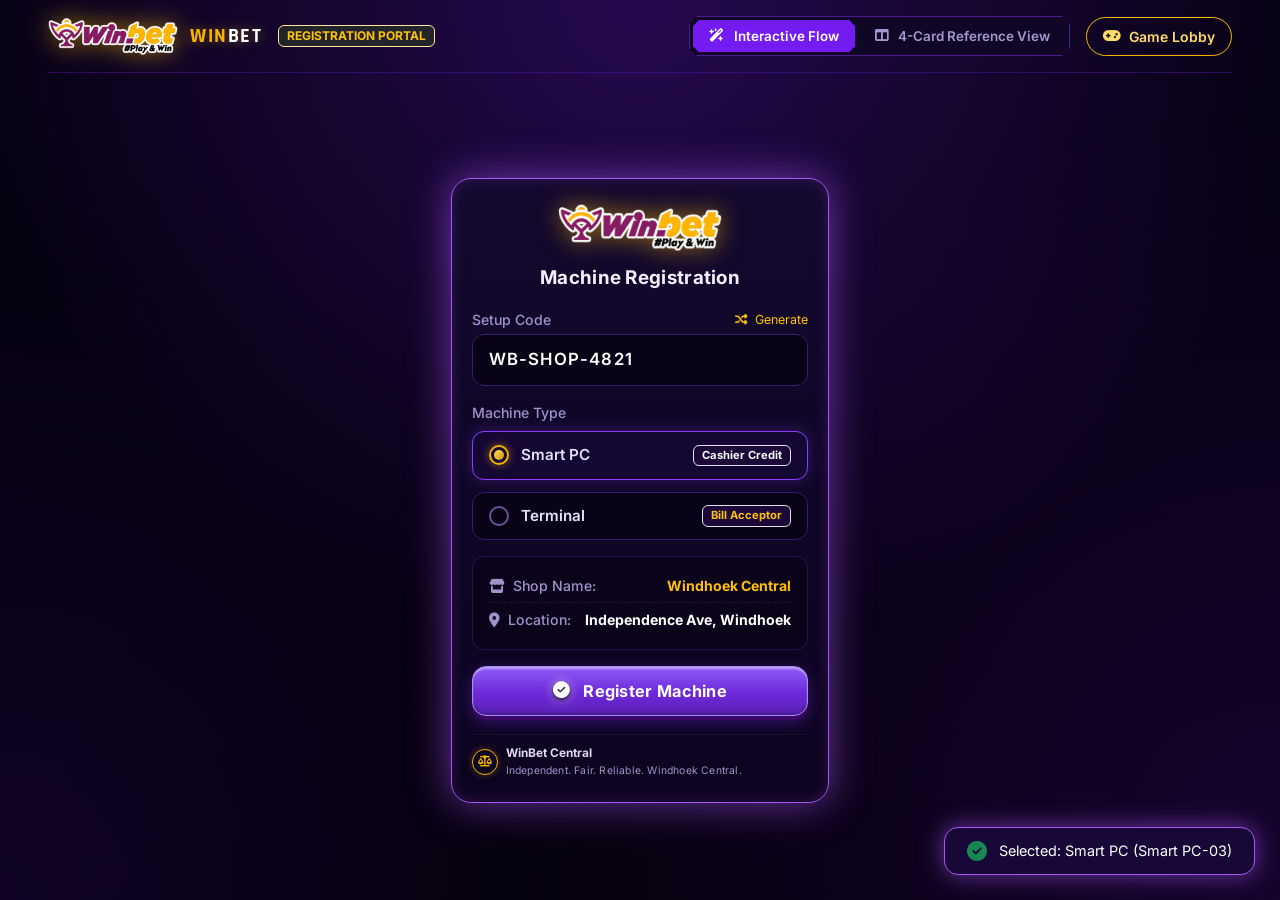
<file: Register.html>
<!DOCTYPE html>
<html lang="en">
<head>
    <meta charset="UTF-8">
    <meta name="viewport" content="width=device-width, initial-scale=1.0">
    <title>WINBET - Registration Portal</title>

    <!-- Bootstrap 5 CSS -->
    <link href="https://cdn.jsdelivr.net/npm/bootstrap@5.3.2/dist/css/bootstrap.min.css" rel="stylesheet">
    <!-- Font Awesome Icons -->
    <link rel="stylesheet" href="https://cdnjs.cloudflare.com/ajax/libs/font-awesome/6.5.1/css/all.min.css">
    <!-- Google Fonts: Inter & Rajdhani for modern gaming UI -->
    <link rel="preconnect" href="https://fonts.googleapis.com">
    <link rel="preconnect" href="https://fonts.gstatic.com" crossorigin>
    <link href="https://fonts.googleapis.com/css2?family=Inter:wght@400;500;600;700;800&family=Rajdhani:wght@600;700;800&display=swap" rel="stylesheet">

    <!-- Custom Unified Master Stylesheet -->
    <link rel="stylesheet" href="./style.css">
</head>
<body class="d-flex flex-column min-vh-100">
    <div class="container-fluid px-lg-5 py-3 d-flex flex-column flex-grow-1">
        <!-- Top Controls Bar -->
        <div class="d-flex flex-wrap justify-content-between align-items-center mb-4 border-bottom pb-3" style="border-color: rgba(94, 23, 187, 0.4) !important;">
            <div class="d-flex align-items-center gap-2">
                <a href="Register.html" class="brand-logo-wrap text-decoration-none mb-0" title="WINBET Station">
                    <img src="./IMG/logo.png" alt="WINBET" class="brand-logo-img logo-sm" style="height: 38px;" onerror="this.style.display='none'">
                    <span class="brand-name fs-5"><span style="color:#f5b300;">WIN</span><span style="color:#ffffff;">BET</span></span>
                </a>
                <span class="badge ms-2 bg-dark text-warning border border-warning-subtle" style="font-size: 0.75rem;">REGISTRATION PORTAL</span>
            </div>

            <div class="d-flex align-items-center gap-3 mt-2 mt-sm-0">
                <!-- Mode Switcher -->
                <div class="mode-toggle-bar">
                    <button id="btnViewWizard" class="mode-toggle-btn active" onclick="switchView('wizard')">
                        <i class="fa-solid fa-wand-magic-sparkles me-1"></i> Interactive Flow
                    </button>
                    <button id="btnViewShowcase" class="mode-toggle-btn" onclick="switchView('showcase')">
                        <i class="fa-solid fa-table-columns me-1"></i> 4-Card Reference View
                    </button>
                </div>

                <!-- Link to Game Lobby -->
                <a href="GameLobby.html" class="btn btn-outline-warning btn-sm rounded-pill px-3 py-2 fw-semibold d-inline-flex align-items-center gap-2" style="border-color: #f5b300; color: #ffdc69; text-decoration: none;" title="Open Game Lobby">
                    <i class="fa-solid fa-gamepad"></i> Game Lobby
                </a>
            </div>
        </div>

        <!-- Center content wrapper -->
        <div class="my-auto w-100 py-2">
            <!-- ==============================================================
                 VIEW 1: INTERACTIVE STEP-BY-STEP REGISTRATION FLOW (MAIN)
                 Screen 1: Registration Form -> Screen 2: Registration Successful
            =============================================================== -->
            <div id="wizardContainer" class="row justify-content-center py-2">
            <div class="col-12 col-md-8 col-lg-5 col-xl-4">

                <!-- MAIN INTERACTIVE CARD -->
                <div class="winbet-card active-step-card">
                    <div>
                        <!-- Logo & Brand Header -->
                        <div class="winbet-logo mb-3">
                            <img src="./IMG/logo.png" alt="WINBET" class="brand-logo-img logo-sm" style="max-height: 48px;" onerror="this.style.display='none'">
                        </div>

                        <!-- SCREEN 1: REGISTRATION SETUP -->
                        <div id="flowScreen1">
                            <h2 class="card-heading">Machine Registration</h2>

                            <!-- Setup Code Input -->
                            <div class="mb-3">
                                <div class="d-flex justify-content-between align-items-center mb-1">
                                    <label class="field-label mb-0" for="liveSignupCode">Setup Code</label>
                                    <span role="button" class="text-warning small" style="cursor: pointer; font-size: 0.78rem;" onclick="generateRandomCode()">
                                        <i class="fa-solid fa-shuffle me-1"></i> Generate
                                    </span>
                                </div>
                                <input type="text" id="liveSignupCode" class="winbet-input text-uppercase" value="WB-SHOP-4821" placeholder="WB-SHOP-XXXX">
                            </div>

                            <!-- Machine Type Selection -->
                            <div class="mb-3">
                                <label class="field-label">Machine Type</label>
                                
                                <!-- Smart PC Option -->
                                <div class="option-row selected" id="optSmartPC" onclick="selectMachineType('Smart PC')">
                                    <div class="option-left">
                                        <span class="radio-dot" id="dotSmartPC"></span>
                                        <span>Smart PC</span>
                                    </div>
                                    <span class="badge bg-purple-900 border border-purple-500 text-light small px-2 py-1" style="font-size: 0.7rem; background: #1c093a;">
                                        Cashier Credit
                                    </span>
                                </div>

                                <!-- Terminal Option -->
                                <div class="option-row" id="optTerminal" onclick="selectMachineType('Terminal')">
                                    <div class="option-left">
                                        <span class="radio-dot" id="dotTerminal"></span>
                                        <span>Terminal</span>
                                    </div>
                                    <div class="d-flex align-items-center gap-2">
                                        <span class="terminal-tick-badge d-none" id="terminalTickBadge" title="Terminal Selected">
                                            <i class="fa-solid fa-check"></i>
                                        </span>
                                        <span class="badge bg-purple-900 border border-purple-500 text-warning small px-2 py-1" style="font-size: 0.7rem; background: #1c093a;">
                                            Bill Acceptor
                                        </span>
                                    </div>
                                </div>
                            </div>

                            <!-- Shop & Location Info -->
                            <div class="receipt-list mb-3">
                                <div class="receipt-row">
                                    <span class="receipt-label"><i class="fa-solid fa-store me-1"></i> Shop Name:</span>
                                    <span class="receipt-value text-warning">Windhoek Central</span>
                                </div>
                                <div class="receipt-row">
                                    <span class="receipt-label"><i class="fa-solid fa-location-dot me-1"></i> Location:</span>
                                    <span class="receipt-value">Independence Ave, Windhoek</span>
                                </div>
                            </div>
                        </div>

                        <!-- SCREEN 2: REGISTRATION SUCCESSFUL -->
                        <div id="flowScreen2" class="d-none">
                            <!-- Glowing Checkmark Circle -->
                            <div class="success-circle-container mt-2">
                                <div class="neon-success-circle">
                                    <i class="fa-solid fa-check"></i>
                                </div>
                            </div>

                            <h2 class="success-banner-text">Registration Successful!</h2>

                            <!-- Registration Summary -->
                            <div class="receipt-list mb-3">
                                <div class="receipt-row">
                                    <span class="receipt-label">Machine Name:</span>
                                    <span class="receipt-value text-warning" id="successMachineName">Smart PC-03</span>
                                </div>
                                <div class="receipt-row">
                                    <span class="receipt-label">Machine Type:</span>
                                    <span class="receipt-value" id="successMachineType">Smart PC</span>
                                </div>
                                <div class="receipt-row">
                                    <span class="receipt-label">Shop Name:</span>
                                    <span class="receipt-value">Windhoek Central</span>
                                </div>
                                <div class="receipt-row">
                                    <span class="receipt-label">Location:</span>
                                    <span class="receipt-value text-secondary">Independence Ave, Windhoek</span>
                                </div>
                                <div class="receipt-row">
                                    <span class="receipt-label">Setup Code:</span>
                                    <span class="receipt-value text-light" id="successSetupCode">WB-SHOP-4821</span>
                                </div>
                            </div>
                        </div>
                    </div>

                    <!-- Action Buttons & Footer -->
                    <div>
                        <!-- Button on Screen 1 -->
                        <div id="btnGroupScreen1">
                            <button type="button" class="btn-winbet" onclick="submitRegistration()">
                                <i class="fa-solid fa-circle-check me-1"></i> Register Machine
                            </button>
                        </div>

                        <!-- Button on Screen 2 -->
                        <div id="btnGroupScreen2" class="d-none">
                            <button type="button" class="btn-winbet" onclick="continueToGamingPlatform()">
                                <span>Continue to Gaming Platform</span>
                                <i class="fa-solid fa-arrow-right ms-2"></i>
                            </button>
                        </div>

                        <div class="card-footer-brand">
                            <div class="brand-badge">
                                <i class="fa-solid fa-scale-balanced"></i>
                            </div>
                            <div class="brand-text-block">
                                <span class="brand-title">WinBet Central</span>
                                <span class="brand-sub">Independent. Fair. Reliable. Windhoek Central.</span>
                            </div>
                        </div>
                    </div>
                </div>

            </div>
        </div>

        <!-- ==============================================================
             VIEW 2: EXACT 4-CARD SIDE-BY-SIDE VIEW (MATCHING IMAGE)
        =============================================================== -->
        <div id="showcaseContainer" class="row g-4 justify-content-center d-none">
            
            <!-- CARD 1: Registration Code -->
            <div class="col-12 col-sm-6 col-lg-3">
                <div class="winbet-card">
                    <div>
                        <div class="text-center">
                            <span class="badge-step">CARD 1 / 4</span>
                        </div>
                        <!-- <div class="winbet-logo">
                            <img src="./IMG/logo.png" alt="WINBET" class="brand-logo-img">
                        </div> -->
                        <h2 class="card-heading">Registration</h2>

                        <div class="mt-4 mb-4">
                            <label class="field-label" for="codeShowcase">Setup Code</label>
                            <input type="text" id="codeShowcase" class="winbet-input" value="WB-SHOP-4821" readonly>
                        </div>
                    </div>

                    <div>
                        <button type="button" class="btn-winbet" onclick="switchView('wizard')">
                            Next
                        </button>

                        <div class="card-footer-brand">
                            <div class="brand-badge">
                                <i class="fa-solid fa-scale-balanced"></i>
                            </div>
                            <div class="brand-text-block">
                                <span class="brand-title">WinBet Central</span>
                                <span class="brand-sub">Independent. Fair. Reliable.</span>
                            </div>
                        </div>
                    </div>
                </div>
            </div>

            <!-- CARD 2: Machine Type Selection -->
            <div class="col-12 col-sm-6 col-lg-3">
                <div class="winbet-card">
                    <div>
                        <div class="text-center">
                            <span class="badge-step">CARD 2 / 4</span>
                        </div>
                        <!-- <div class="winbet-logo">
                            <img src="./IMG/logo.png" alt="WINBET" class="brand-logo-img">
                        </div> -->
                        <h2 class="card-heading">Machine Type</h2>

                        <div class="mt-3 mb-3">
                            <label class="field-label">Setup Code</label>
                            
                            <!-- Option 1: Smart PC -->
                            <div class="option-row">
                                <div class="option-left">
                                    <span class="radio-dot"></span>
                                    <span>Smart PC</span>
                                </div>
                            </div>

                            <!-- Option 2: Terminal (Gold Ring) -->
                            <div class="option-row selected">
                                <div class="option-left">
                                    <span class="radio-dot gold-ring"></span>
                                    <span>Terminal</span>
                                </div>
                                <i class="fa-solid fa-check text-success fs-6"></i>
                            </div>

                            <!-- Option 3: Super Game -->
                            <div class="option-row">
                                <div class="option-left">
                                    <span class="radio-dot gold-ring-filled"></span>
                                    <span>Super Game</span>
                                </div>
                                <i class="fa-solid fa-chevron-down dropdown-chevron"></i>
                            </div>
                        </div>
                    </div>

                    <div>
                        <button type="button" class="btn-winbet" onclick="selectMachineType('Terminal'); switchView('wizard');">
                            Register
                        </button>

                        <div class="card-footer-brand">
                            <div class="brand-badge">
                                <i class="fa-solid fa-scale-balanced"></i>
                            </div>
                            <div class="brand-text-block">
                                <span class="brand-title">WinBet Central</span>
                                <span class="brand-sub">Independent. Fair. Reliable.</span>
                            </div>
                        </div>
                    </div>
                </div>
            </div>

            <!-- CARD 3: Register Confirmation / Machine Spec -->
            <div class="col-12 col-sm-6 col-lg-3">
                <div class="winbet-card">
                    <div>
                        <div class="text-center">
                            <span class="badge-step">CARD 3 / 4</span>
                        </div>
                        <!-- <div class="winbet-logo">
                            <img src="./IMG/logo.png" alt="WINBET" class="brand-logo-img">
                        </div> -->
                        <h2 class="card-heading">Register</h2>

                        <div class="mt-3 mb-3">
                            <label class="field-label">Signup Type</label>
                            
                            <!-- Option 1: Smart PC -->
                            <div class="option-row">
                                <div class="option-left">
                                    <span class="radio-dot"></span>
                                    <span>Smart PC</span>
                                </div>
                            </div>

                            <!-- Option 2: Terminal -->
                            <div class="option-row selected">
                                <div class="option-left">
                                    <span class="radio-dot gold-ring"></span>
                                    <span>Terminal</span>
                                </div>
                                <i class="fa-solid fa-check text-success"></i>
                            </div>

                            <!-- Option 3: Status Row -->
                            <div class="option-row">
                                <div class="option-left">
                                    <span class="radio-dot"></span>
                                    <span>Success</span>
                                </div>
                                <div class="d-flex align-items-center gap-1 text-primary-emphasis">
                                    <i class="fa-solid fa-rotate text-info fs-6"></i>
                                </div>
                            </div>
                        </div>
                    </div>

                    <div>
                        <button type="button" class="btn-winbet" onclick="switchView('wizard')">
                            Register
                        </button>

                        <div class="card-footer-brand">
                            <div class="brand-badge">
                                <i class="fa-solid fa-scale-balanced"></i>
                            </div>
                            <div class="brand-text-block">
                                <span class="brand-title">WinBet Central</span>
                                <span class="brand-sub">Independent. Fair. Reliable.</span>
                            </div>
                        </div>
                    </div>
                </div>
            </div>

            <!-- CARD 4: Registration Successful Confirmation -->
            <div class="col-12 col-sm-6 col-lg-3">
                <div class="winbet-card">
                    <div>
                        <div class="text-center">
                            <span class="badge-step">CARD 4 / 4</span>
                        </div>
                        <!-- <div class="winbet-logo">
                            <img src="./IMG/logo.png" alt="WINBET" class="brand-logo-img">
                        </div> -->

                        <!-- Neon Checkmark Badge -->
                        <div class="success-circle-container mt-2">
                            <div class="neon-success-circle">
                                <i class="fa-solid fa-check"></i>
                            </div>
                        </div>

                        <h2 class="success-banner-text">Registration Successful!</h2>

                        <!-- Summary Meta List matching the screenshot -->
                        <div class="receipt-list">
                            <div class="receipt-row">
                                <span class="receipt-label">Machine:</span>
                                <span class="receipt-value" id="dispMachine">Smart PC-03</span>
                            </div>
                            <div class="receipt-row">
                                <span class="receipt-label">Terminal:</span>
                                <span class="receipt-value" id="dispTerminal">Smart-PC</span>
                            </div>
                            <div class="receipt-row">
                                <span class="receipt-label">Shop:</span>
                                <span class="receipt-value">Windhoek Central</span>
                            </div>
                        </div>
                    </div>

                    <div>
                        <button type="button" class="btn-winbet" onclick="continueToGamingPlatform()">
                            <span>Continue to Gaming Platform</span>
                            <i class="fa-solid fa-arrow-right ms-2"></i>
                        </button>

                        <div class="card-footer-brand">
                            <div class="brand-badge">
                                <i class="fa-solid fa-scale-balanced"></i>
                            </div>
                            <div class="brand-text-block">
                                <span class="brand-title">WinBet Central</span>
                                <span class="brand-sub">Independent. Fair. Reliable. Windhoek Central.</span>
                            </div>
                        </div>
                    </div>
                </div>
            </div>

        </div>
    </div>

    <!-- Notification Toast Element -->
    <div id="customToast">
        <i class="fa-solid fa-circle-check text-success fs-5"></i>
        <span id="toastMessage">Action completed!</span>
    </div>

    <!-- Bootstrap 5 Bundle JS -->
    <script src="https://cdn.jsdelivr.net/npm/bootstrap@5.3.2/dist/js/bootstrap.bundle.min.js"></script>

    <script>
        // State
        const regState = {
            setupCode: 'WB-SHOP-4821',
            machineType: 'Smart PC',
            machineName: 'Smart PC-03',
            shopName: 'Windhoek Central',
            currentScreen: 1
        };

        // Initialize Selection
        function selectMachineType(typeName) {
            regState.machineType = typeName;
            regState.machineName = (typeName === 'Terminal') ? 'Terminal-02' : 'Smart PC-03';

            const optSmartPC = document.getElementById('optSmartPC');
            const optTerminal = document.getElementById('optTerminal');
            const dotSmartPC = document.getElementById('dotSmartPC');
            const dotTerminal = document.getElementById('dotTerminal');
            const terminalTick = document.getElementById('terminalTickBadge');

            if (typeName === 'Smart PC') {
                optSmartPC.classList.add('selected');
                optTerminal.classList.remove('selected');
                dotSmartPC.className = 'radio-dot gold-ring-filled';
                dotTerminal.className = 'radio-dot';
                terminalTick.classList.add('d-none');
            } else {
                optTerminal.classList.add('selected');
                optSmartPC.classList.remove('selected');
                dotTerminal.className = 'radio-dot gold-ring-filled';
                dotSmartPC.className = 'radio-dot';
                terminalTick.classList.remove('d-none'); // Confirmation tick when Terminal is selected
            }

            showToast(`Selected: ${typeName} (${regState.machineName})`);
        }

        // Submit Registration (Screen 1 -> Screen 2)
        function submitRegistration() {
            const inputCode = document.getElementById('liveSignupCode').value.trim();
            if (!inputCode) {
                showToast('Please enter a valid Setup Code!');
                return;
            }
            regState.setupCode = inputCode;

            // Populate Screen 2 Data
            document.getElementById('successMachineName').innerText = regState.machineName;
            document.getElementById('successMachineType').innerText = regState.machineType;
            document.getElementById('successSetupCode').innerText = regState.setupCode;

            // Switch to Screen 2
            document.getElementById('flowScreen1').classList.add('d-none');
            document.getElementById('btnGroupScreen1').classList.add('d-none');

            document.getElementById('flowScreen2').classList.remove('d-none');
            document.getElementById('btnGroupScreen2').classList.remove('d-none');

            // Save to localStorage for lobby
            localStorage.setItem('winbet_machine_type', regState.machineType.toLowerCase().replace(' ', ''));
            localStorage.setItem('winbet_machine_name', regState.machineName);
            localStorage.setItem('winbet_shop_name', regState.shopName);

            showToast(`Registration Successful for ${regState.machineName}!`);
        }

        // Continue to Gaming Platform
        function continueToGamingPlatform() {
            const modeParam = (regState.machineType === 'Terminal') ? 'terminal' : 'smartpc';
            window.location.href = `GameLobby.html?mode=${modeParam}`;
        }

        // View Switcher (Wizard vs 4-Card Showcase)
        function switchView(viewName) {
            const wizard = document.getElementById('wizardContainer');
            const showcase = document.getElementById('showcaseContainer');
            const btnWiz = document.getElementById('btnViewWizard');
            const btnShow = document.getElementById('btnViewShowcase');

            if (viewName === 'wizard') {
                wizard.classList.remove('d-none');
                showcase.classList.add('d-none');
                btnWiz.classList.add('active');
                btnShow.classList.remove('active');
            } else {
                wizard.classList.add('d-none');
                showcase.classList.remove('d-none');
                btnShow.classList.add('active');
                btnWiz.classList.remove('active');
            }
        }

        // Generate Random Registration Setup Code
        function generateRandomCode() {
            const chars = 'ABCDEFGHJKLMNPQRSTUVWXYZ23456789';
            let part1 = '';
            let part2 = '';
            for (let i = 0; i < 4; i++) part1 += chars.charAt(Math.floor(Math.random() * chars.length));
            for (let i = 0; i < 4; i++) part2 += Math.floor(Math.random() * 10);
            
            const newCode = `WB-${part1}-${part2}`;
            document.getElementById('liveSignupCode').value = newCode;
            document.getElementById('codeShowcase').value = newCode;
            regState.setupCode = newCode;
            showToast(`Generated: ${newCode}`);
        }

        // Toast Notification Handler
        let toastTimeout;
        function showToast(message) {
            const toast = document.getElementById('customToast');
            const text = document.getElementById('toastMessage');
            text.innerText = message;
            toast.classList.add('show');

            clearTimeout(toastTimeout);
            toastTimeout = setTimeout(() => {
                toast.classList.remove('show');
            }, 2800);
        }

        // Set default selection on load
        window.addEventListener('DOMContentLoaded', () => {
            selectMachineType('Smart PC');
        });
    </script>
</body>
</html>
</file>
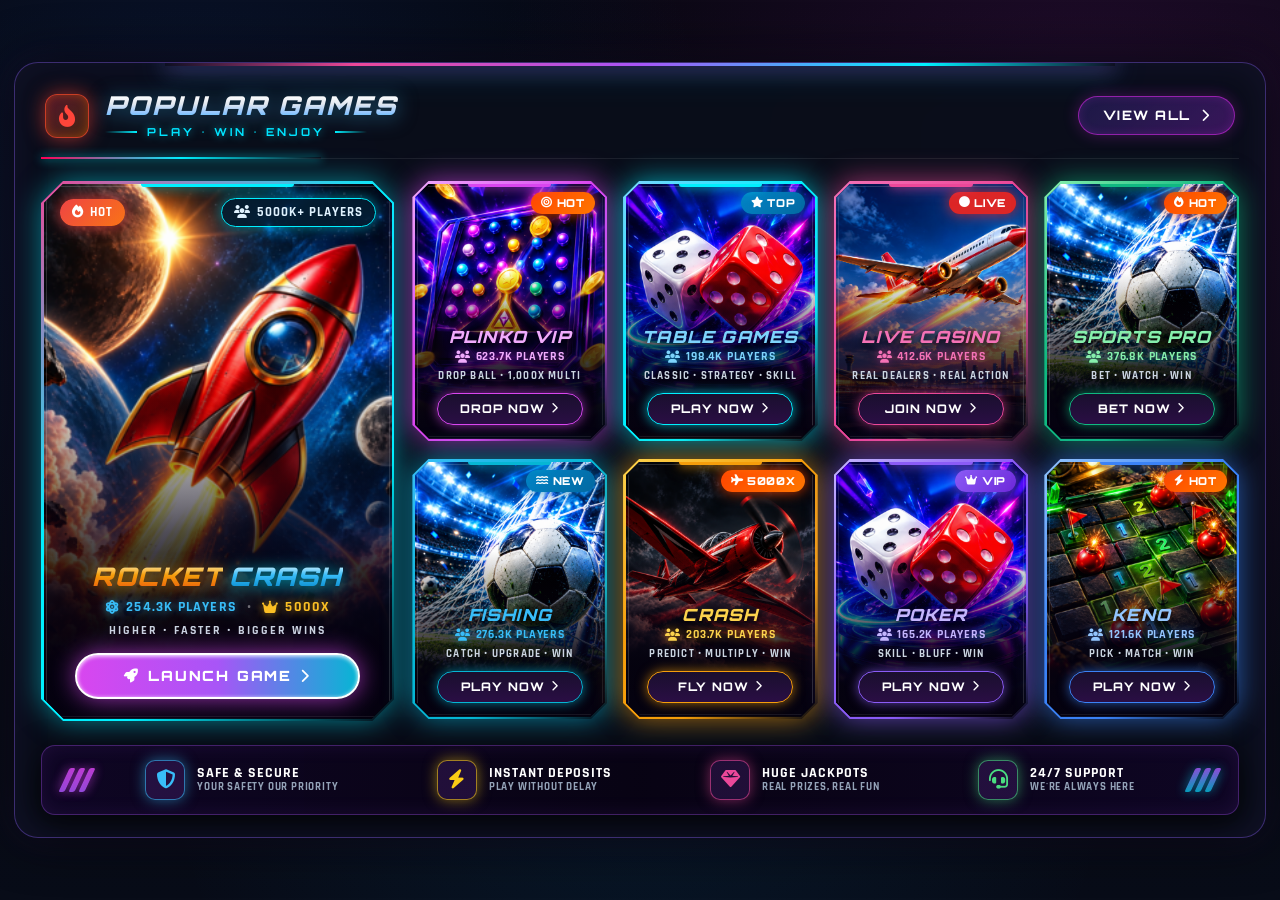
<file: topgames.html>
<!DOCTYPE html>
<html lang="en">
<head>
    <meta charset="UTF-8">
    <meta name="viewport" content="width=device-width, initial-scale=1.0">
    <title>Popular Games - SMARTPC Premier Showcase</title>
    <!-- Google Fonts: Orbitron & Rajdhani for authentic cyber sci-fi esports typography -->
    <link rel="preconnect" href="https://fonts.googleapis.com">
    <link rel="preconnect" href="https://fonts.gstatic.com" crossorigin>
    <link href="https://fonts.googleapis.com/css2?family=Orbitron:wght@500;700;800;900&family=Rajdhani:wght@500;600;700;800&family=Inter:wght@400;500;600;700&display=swap" rel="stylesheet">
    <!-- Font Awesome 6.5 Pro icons -->
    <link rel="stylesheet" href="https://cdnjs.cloudflare.com/ajax/libs/font-awesome/6.5.1/css/all.min.css">
    <!-- Bootstrap 5 CSS -->
    <link href="https://cdn.jsdelivr.net/npm/bootstrap@5.3.3/dist/css/bootstrap.min.css" rel="stylesheet">
    
    <style>
        :root {
            --bg-deep-space: #070913;
            --bg-cockpit: #0c0f1d;
            --bg-card: #0a0d1a;
            --border-card-subtle: rgba(255, 255, 255, 0.08);
            --cyan-glow: #00f0ff;
            --magenta-glow: #ff007f;
            --neon-purple: #d946ef;
            --neon-blue: #00f0ff;
            --neon-pink: #ec4899;
            --neon-green: #10b981;
            --neon-teal: #06b6d4;
            --neon-amber: #f59e0b;
            --neon-violet: #8b5cf6;
            --neon-sapphire: #3b82f6;
            --gold-accent: #ffd700;
            --font-display: 'Orbitron', -apple-system, sans-serif;
            --font-sub: 'Rajdhani', sans-serif;
            --cut-size: 16px;
            --cut-inner: 14px;
        }

        * {
            box-sizing: border-box;
            margin: 0;
            padding: 0;
            user-select: none;
            -webkit-user-select: none;
        }

        body {
            background-color: var(--bg-deep-space);
            background-image: 
                radial-gradient(circle at 15% 20%, rgba(37, 99, 235, 0.15) 0%, transparent 40%),
                radial-gradient(circle at 85% 15%, rgba(192, 38, 211, 0.15) 0%, transparent 45%),
                radial-gradient(circle at 50% 80%, rgba(2, 132, 199, 0.1) 0%, transparent 50%),
                linear-gradient(180deg, #05070e 0%, #080c18 100%);
            color: #ffffff;
            font-family: var(--font-sub);
            min-height: 100vh;
            display: flex;
            align-items: center;
            justify-content: center;
            overflow-x: hidden;
            padding: 24px 14px;
        }

        /* Container Main Frame */
        .showcase-wrapper {
            max-width: 1460px;
            width: 100%;
            position: relative;
            z-index: 2;
            padding: 22px 26px;
            background: rgba(10, 14, 26, 0.95);
            backdrop-filter: blur(20px);
            -webkit-backdrop-filter: blur(20px);
            border: 1.5px solid rgba(139, 92, 246, 0.4);
            border-radius: 24px;
            box-shadow: 
                0 0 50px rgba(0, 0, 0, 0.9),
                0 0 35px rgba(139, 92, 246, 0.15),
                inset 0 0 40px rgba(139, 92, 246, 0.08);
            overflow: hidden;
        }

        .showcase-wrapper::before {
            content: "";
            position: absolute;
            top: 0;
            left: 12%;
            right: 12%;
            height: 3px;
            background: linear-gradient(90deg, transparent, #ec4899 20%, #a855f7 50%, #00f0ff 80%, transparent);
            box-shadow: 0 0 20px #a855f7, 0 0 35px #00f0ff;
        }

        /* Section Header */
        .top-games-header-bar {
            display: flex;
            align-items: center;
            justify-content: space-between;
            padding: 6px 4px 18px 4px;
            border-bottom: 1px solid rgba(255, 255, 255, 0.08);
            position: relative;
            margin-bottom: 22px;
        }

        .top-games-header-bar::after {
            content: '';
            position: absolute;
            bottom: -1px;
            left: 0;
            width: 280px;
            height: 2px;
            background: linear-gradient(90deg, #ff0055, #00f0ff, transparent);
            box-shadow: 0 0 10px #00f0ff;
        }

        .top-games-header-left {
            display: flex;
            align-items: center;
            gap: 16px;
        }

        .header-fire-badge {
            width: 44px;
            height: 44px;
            border-radius: 12px;
            background: linear-gradient(135deg, rgba(255, 45, 85, 0.3), rgba(255, 115, 0, 0.25));
            border: 1px solid rgba(255, 75, 43, 0.7);
            display: flex;
            align-items: center;
            justify-content: center;
            font-size: 22px;
            color: #ff453a;
            box-shadow: 0 0 20px rgba(255, 69, 58, 0.6), inset 0 0 10px rgba(255, 100, 0, 0.4);
            animation: pulse-fire 2s infinite ease-in-out;
            flex-shrink: 0;
        }

        @keyframes pulse-fire {
            0%, 100% { transform: scale(1); filter: brightness(1); }
            50% { transform: scale(1.08); filter: brightness(1.3); }
        }

        .top-games-title-wrap {
            display: flex;
            flex-direction: column;
        }

        .top-games-title {
            font-family: var(--font-display);
            font-size: 26px;
            font-weight: 900;
            font-style: italic;
            letter-spacing: 2px;
            text-transform: uppercase;
            background: linear-gradient(180deg, #ffffff 15%, #e2e8f0 45%, #93c5fd 75%, #38bdf8 100%);
            -webkit-background-clip: text;
            -webkit-text-fill-color: transparent;
            filter: drop-shadow(0 2px 10px rgba(56, 189, 248, 0.5));
            margin: 0;
            line-height: 1.1;
        }

        .top-games-subtitle {
            display: flex;
            align-items: center;
            gap: 10px;
            margin-top: 4px;
            font-family: var(--font-display);
            font-size: 11px;
            font-weight: 700;
            letter-spacing: 3px;
            color: #00e5ff;
            text-shadow: 0 0 8px rgba(0, 229, 255, 0.6);
        }

        .sub-line {
            width: 32px;
            height: 1.5px;
            background: linear-gradient(90deg, #00f0ff, transparent);
            position: relative;
        }
        .sub-line:first-child {
            background: linear-gradient(270deg, #00f0ff, transparent);
        }

        .btn-top-view-all {
            display: inline-flex;
            align-items: center;
            gap: 10px;
            padding: 9px 24px;
            font-family: var(--font-display);
            font-size: 13px;
            font-weight: 800;
            letter-spacing: 1.5px;
            color: #ffffff !important;
            text-decoration: none;
            background: linear-gradient(135deg, rgba(30, 27, 75, 0.9), rgba(88, 28, 135, 0.6));
            border: 1px solid rgba(192, 38, 211, 0.7);
            border-radius: 999px;
            position: relative;
            overflow: hidden;
            transition: all 0.3s cubic-bezier(0.2, 0.8, 0.2, 1);
            box-shadow: 0 0 15px rgba(192, 38, 211, 0.3), inset 0 0 10px rgba(192, 38, 211, 0.2);
        }

        .btn-top-view-all:hover {
            color: #fff !important;
            background: linear-gradient(135deg, rgba(88, 28, 135, 0.95), rgba(192, 38, 211, 0.8));
            border-color: #f0abfc;
            box-shadow: 0 0 25px rgba(240, 171, 252, 0.6), inset 0 0 15px rgba(240, 171, 252, 0.4);
            transform: translateY(-2px);
        }

        /* 2-Column Showcase Layout: Left Hero + Right 4x2 Matrix */
        .top-games-showcase-grid {
            display: grid;
            grid-template-columns: 1fr;
            gap: 20px;
            margin-bottom: 24px;
        }

        @media (min-width: 1024px) {
            .top-games-showcase-grid {
                grid-template-columns: 29.5% 1fr;
                gap: 18px;
                align-items: stretch;
            }
        }

        /* --- OCTAGONAL CHAMFERED CASINO CARD SHAPE (FROM LOBBY THEME) --- */
        .casino-card-chamfer-wrap {
            position: relative;
            width: 100%;
            height: 100%;
            cursor: pointer;
            user-select: none;
            transform-style: preserve-3d;
            transition: transform 0.25s cubic-bezier(0.2, 0.8, 0.2, 1), filter 0.25s ease;
            filter: drop-shadow(0 0 14px var(--card-glow, rgba(217, 70, 239, 0.4)));
        }

        .casino-card-chamfer-wrap:hover {
            transform: translateY(-6px) scale(1.02);
            filter: drop-shadow(0 0 24px var(--card-glow, rgba(217, 70, 239, 0.8))) drop-shadow(0 0 35px var(--card-border, #d946ef));
        }

        /* Octagonal Bezel with diagonal 45° cuts */
        .card-octagonal-bezel {
            position: absolute;
            inset: 0;
            clip-path: polygon(
                var(--cut-size) 0%, 
                calc(100% - var(--cut-size)) 0%, 
                100% var(--cut-size), 
                100% calc(100% - var(--cut-size)), 
                calc(100% - var(--cut-size)) 100%, 
                var(--cut-size) 100%, 
                0% calc(100% - var(--cut-size)), 
                0% var(--cut-size)
            );
            background: linear-gradient(
                135deg,
                var(--card-sub, #ffffff) 0%,
                var(--card-border, #d946ef) 40%,
                var(--card-border, #d946ef) 70%,
                #060914 100%
            );
            padding: 2.5px;
            display: flex;
        }

        /* Inner Chassis with diagonal 45° cuts */
        .card-octagonal-chassis {
            position: relative;
            width: 100%;
            height: 100%;
            background: radial-gradient(circle at 50% 30%, #150d2c 0%, #060312 92%);
            clip-path: polygon(
                var(--cut-inner) 0%, 
                calc(100% - var(--cut-inner)) 0%, 
                100% var(--cut-inner), 
                100% calc(100% - var(--cut-inner)), 
                calc(100% - var(--cut-inner)) 100%, 
                var(--cut-inner) 100%, 
                0% calc(100% - var(--cut-inner)), 
                0% var(--cut-inner)
            );
            overflow: hidden;
            display: flex;
            flex-direction: column;
            justify-content: space-between;
        }

        .card-octagonal-chassis::before {
            content: "";
            position: absolute;
            inset: 2px;
            clip-path: polygon(
                12px 0%, calc(100% - 12px) 0%,
                100% 12px, 100% calc(100% - 12px),
                calc(100% - 12px) 100%, 12px 100%,
                0% calc(100% - 12px), 0% 12px
            );
            border: 1px solid rgba(255, 255, 255, 0.15);
            pointer-events: none;
            z-index: 9;
        }

        /* Top Center Glowing Notch Tab */
        .top-notch-tab {
            position: absolute;
            top: 0;
            left: 28%;
            right: 28%;
            height: 3.5px;
            background: var(--card-border, #d946ef);
            box-shadow: 0 0 10px var(--card-border, #d946ef), 0 0 16px var(--card-glow, rgba(217, 70, 239, 0.8));
            border-bottom-left-radius: 4px;
            border-bottom-right-radius: 4px;
            z-index: 15;
        }

        /* Top-Right Glowing HOT Badge Pill */
        .card-floating-badge {
            position: absolute;
            top: 8px;
            right: 10px;
            z-index: 12;
            font-family: var(--font-display);
            font-size: 0.68rem;
            font-weight: 900;
            letter-spacing: 0.6px;
            padding: 3px 10px;
            border-radius: 999px;
            text-transform: uppercase;
            display: inline-flex;
            align-items: center;
            gap: 4px;
            background: linear-gradient(135deg, #ff4500 0%, #ff7700 100%);
            color: #ffffff;
            box-shadow: 0 0 14px rgba(255, 69, 0, 0.85);
        }

        .card-floating-badge.badge-live {
            background: #dc2626;
            box-shadow: 0 0 14px rgba(220, 38, 38, 0.9);
            animation: pulse-live 1.5s infinite;
        }

        .card-floating-badge.badge-vip {
            background: linear-gradient(135deg, #8b5cf6 0%, #6d28d9 100%);
            box-shadow: 0 0 14px rgba(139, 92, 246, 0.85);
        }

        .card-floating-badge.badge-top {
            background: linear-gradient(135deg, #0284c7 0%, #0369a1 100%);
            box-shadow: 0 0 14px rgba(2, 132, 199, 0.85);
        }

        @keyframes pulse-live {
            0%, 100% { opacity: 1; transform: scale(1); }
            50% { opacity: 0.85; transform: scale(1.05); }
        }

        /* Left Hero Card Outer Stage */
        .hero-card-stage {
            width: 100%;
            height: 100%;
            min-height: 540px;
            display: flex;
            --cut-size: 22px;
            --cut-inner: 20px;
        }

        .hero-badges-header {
            display: flex;
            justify-content: space-between;
            align-items: center;
            padding: 14px 16px;
            position: relative;
            z-index: 12;
        }

        .hero-badge-hot {
            display: inline-flex;
            align-items: center;
            gap: 6px;
            padding: 4px 12px;
            border-radius: 999px;
            background: linear-gradient(135deg, #ef4444 0%, #f97316 100%);
            font-family: var(--font-sub);
            font-size: 0.8rem;
            font-weight: 900;
            letter-spacing: 1px;
            color: #fff;
            box-shadow: 0 0 16px rgba(239, 68, 68, 0.9);
        }

        .hero-badge-count {
            display: inline-flex;
            align-items: center;
            gap: 6px;
            padding: 4px 12px;
            border-radius: 999px;
            background: rgba(4, 30, 50, 0.85);
            border: 1.5px solid #00f0ff;
            font-family: var(--font-sub);
            font-size: 0.8rem;
            font-weight: 800;
            letter-spacing: 1px;
            color: #e0f2fe;
            box-shadow: 0 0 14px rgba(0, 240, 255, 0.5);
        }

        /* Real Image Artwork Layer */
        .card-artwork-layer {
            position: absolute;
            inset: 0;
            width: 100%;
            height: 100%;
            z-index: 2;
            overflow: hidden;
        }

        .card-artwork-layer img {
            width: 100%;
            height: 100%;
            object-fit: cover;
            object-position: center 20%;
            transition: transform 0.45s ease;
        }

        .casino-card-chamfer-wrap:hover .card-artwork-layer img {
            transform: scale(1.1) translateY(-4px);
        }

        /* Clean Dark Vignette Overlay */
        .card-vignette {
            position: absolute;
            inset: 0;
            background: linear-gradient(180deg, transparent 35%, rgba(6, 2, 18, 0.65) 65%, rgba(5, 2, 16, 0.96) 94%);
            z-index: 4;
            pointer-events: none;
        }

        /* Mouse-tracking Specular Glare (Lobby Style) */
        .card-specular-glare {
            position: absolute;
            inset: 0;
            background: radial-gradient(circle 220px at var(--mouse-x, 50%) var(--mouse-y, 50%), rgba(255, 255, 255, 0.25), transparent 70%);
            pointer-events: none;
            z-index: 8;
            opacity: 0;
            transition: opacity 0.25s ease;
        }

        .casino-card-chamfer-wrap:hover .card-specular-glare {
            opacity: 1;
        }

        /* Hero Content Deck */
        .hero-content-deck {
            position: relative;
            z-index: 10;
            margin-top: auto;
            padding: 0 16px 20px;
            text-align: center;
            display: flex;
            flex-direction: column;
            align-items: center;
        }

        .hero-title-text {
            font-family: var(--font-display);
            font-weight: 900;
            font-style: italic;
            font-size: clamp(1.6rem, 2vw, 2.3rem);
            letter-spacing: 1.5px;
            text-transform: uppercase;
            line-height: 1.1;
            margin-bottom: 6px;
            display: flex;
            align-items: center;
            justify-content: center;
            gap: 6px;
            white-space: nowrap;
        }

        .title-rocket {
            background: linear-gradient(180deg, #fff7c2 0%, #f59e0b 45%, #ea580c 100%);
            -webkit-background-clip: text;
            -webkit-text-fill-color: transparent;
            filter: drop-shadow(0 2px 8px rgba(245, 158, 11, 0.7));
        }

        .title-crash {
            background: linear-gradient(180deg, #ffffff 0%, #38bdf8 45%, #0284c7 100%);
            -webkit-background-clip: text;
            -webkit-text-fill-color: transparent;
            filter: drop-shadow(0 2px 8px rgba(0, 240, 255, 0.8));
        }

        .hero-stats-row {
            font-family: var(--font-sub);
            font-weight: 800;
            font-size: 0.88rem;
            letter-spacing: 1.2px;
            color: #38bdf8;
            margin-bottom: 4px;
            text-shadow: 0 0 10px rgba(56, 189, 248, 0.7);
            display: flex;
            align-items: center;
            justify-content: center;
            gap: 10px;
            white-space: nowrap;
        }

        .stat-players {
            display: flex;
            align-items: center;
            gap: 6px;
        }

        .stat-dot {
            color: rgba(255, 255, 255, 0.4);
        }

        .stat-crown {
            display: flex;
            align-items: center;
            gap: 6px;
            color: #fbbf24;
            text-shadow: 0 0 10px rgba(251, 191, 36, 0.7);
        }

        .hero-tagline-text {
            font-family: var(--font-sub);
            font-weight: 700;
            font-size: 0.74rem;
            letter-spacing: 2px;
            color: #cbd5e1;
            text-transform: uppercase;
            margin-bottom: 14px;
            white-space: nowrap;
        }

        .btn-hero-launch {
            font-family: var(--font-display);
            font-weight: 900;
            font-size: 0.88rem;
            letter-spacing: 1.8px;
            color: #ffffff !important;
            text-transform: uppercase;
            background: linear-gradient(90deg, #d946ef 0%, #a855f7 50%, #06b6d4 100%);
            border: 2px solid #ffffff;
            padding: 10px 22px;
            border-radius: 999px;
            display: inline-flex;
            align-items: center;
            justify-content: center;
            gap: 8px;
            text-decoration: none;
            box-shadow: 0 0 25px rgba(217, 70, 239, 0.7), inset 0 1px 4px #ffffff;
            transition: all 0.25s ease;
            width: 90%;
            white-space: nowrap;
        }

        .hero-card-stage:hover .btn-hero-launch {
            transform: scale(1.04);
            box-shadow: 0 0 35px rgba(0, 240, 255, 0.9), 0 0 45px rgba(217, 70, 239, 0.9), inset 0 1px 5px #ffffff;
        }

        /* --- RIGHT 2x4 CATEGORY MATRIX (OCTAGONAL CARDS) --- */
        .top-games-matrix {
            display: grid;
            grid-template-columns: repeat(2, 1fr);
            gap: 14px;
        }

        @media (min-width: 768px) {
            .top-games-matrix {
                grid-template-columns: repeat(4, 1fr);
                grid-template-rows: repeat(2, 1fr);
                gap: 16px;
            }
        }

        .matrix-game-card {
            position: relative;
            height: 260px;
        }

        /* Matrix Card Content Deck */
        .matrix-content-deck {
            position: relative;
            z-index: 10;
            margin-top: auto;
            padding: 0 10px 14px;
            text-align: center;
            display: flex;
            flex-direction: column;
            align-items: center;
        }

        .matrix-title-text {
            font-family: var(--font-display);
            font-weight: 900;
            font-style: italic;
            font-size: 1.05rem;
            letter-spacing: 1.2px;
            text-transform: uppercase;
            line-height: 1.15;
            margin-bottom: 2px;
            color: #ffffff;
            text-shadow: 0 2px 6px rgba(0, 0, 0, 0.9);
            white-space: nowrap;
        }

        .matrix-player-text {
            font-family: var(--font-sub);
            font-weight: 800;
            font-size: 0.76rem;
            letter-spacing: 0.8px;
            color: var(--card-sub, #38bdf8);
            margin-bottom: 2px;
            text-shadow: 0 0 8px var(--card-glow);
            display: flex;
            align-items: center;
            gap: 5px;
            white-space: nowrap;
        }

        .matrix-tagline-text {
            font-family: var(--font-sub);
            font-weight: 700;
            font-size: 0.68rem;
            letter-spacing: 1.2px;
            color: #cbd5e1;
            text-transform: uppercase;
            margin-bottom: 8px;
            white-space: nowrap;
        }

        /* Lobby Card Pill Action Button */
        .btn-card-action {
            background: linear-gradient(180deg, #1a0f2e 0%, #2a0e44 100%);
            border: 1.5px solid var(--card-border, #d946ef);
            border-radius: 999px;
            color: #ffffff !important;
            font-family: var(--font-display);
            font-weight: 800;
            font-size: 0.74rem;
            letter-spacing: 1px;
            padding: 6px 16px;
            box-shadow: 0 0 12px var(--card-glow, rgba(217, 70, 239, 0.5));
            display: inline-flex;
            align-items: center;
            justify-content: center;
            gap: 6px;
            text-decoration: none;
            width: 86%;
            transition: all 0.25s ease;
            white-space: nowrap;
        }

        .matrix-game-card:hover .btn-card-action {
            background: var(--card-border, #d946ef);
            color: #000000 !important;
            box-shadow: 0 0 20px var(--card-border, #d946ef);
            transform: scale(1.04);
        }

        .btn-card-action i {
            font-size: 0.68rem;
            transition: transform 0.2s ease;
        }

        .matrix-game-card:hover .btn-card-action i {
            transform: translateX(3px);
        }

        /* --- BOTTOM TRUST FEATURES BAR --- */
        .top-games-trust-bar {
            position: relative;
            display: flex;
            justify-content: space-between;
            align-items: center;
            flex-wrap: nowrap;
            gap: 12px;
            padding: 14px 22px;
            background: linear-gradient(90deg, rgba(15, 6, 36, 0.95) 0%, rgba(8, 3, 20, 0.98) 50%, rgba(15, 6, 36, 0.95) 100%);
            border: 1px solid rgba(168, 85, 247, 0.35);
            border-radius: 14px;
            box-shadow: 0 8px 30px rgba(0, 0, 0, 0.7), inset 0 0 20px rgba(168, 85, 247, 0.1);
            overflow: hidden;
        }

        .trust-bar-decor-left,
        .trust-bar-decor-right {
            display: flex;
            align-items: center;
            gap: 4px;
            flex-shrink: 0;
        }

        .cyber-slash {
            width: 6px;
            height: 24px;
            background: linear-gradient(180deg, #d946ef 0%, #a855f7 100%);
            transform: skewX(-25deg);
            border-radius: 2px;
            box-shadow: 0 0 10px rgba(217, 70, 239, 0.8);
            opacity: 0.85;
        }

        .trust-bar-decor-right .cyber-slash {
            background: linear-gradient(180deg, #a855f7 0%, #06b6d4 100%);
            box-shadow: 0 0 10px rgba(6, 182, 212, 0.8);
        }

        .trust-feature-item {
            display: flex;
            align-items: center;
            gap: 12px;
            flex: 1 1 auto;
            justify-content: center;
            transition: transform 0.2s ease;
        }
        .trust-feature-item:hover {
            transform: translateY(-2px);
        }

        .trust-feature-icon {
            width: 40px;
            height: 40px;
            border-radius: 10px;
            background: rgba(168, 85, 247, 0.15);
            border: 1.5px solid rgba(168, 85, 247, 0.5);
            display: flex;
            align-items: center;
            justify-content: center;
            font-size: 1.2rem;
            color: #c084fc;
            box-shadow: 0 0 12px rgba(168, 85, 247, 0.4);
            flex-shrink: 0;
        }

        .trust-feature-icon.icon-shield { color: #38bdf8; border-color: rgba(56, 189, 248, 0.6); box-shadow: 0 0 14px rgba(56, 189, 248, 0.5); }
        .trust-feature-icon.icon-deposit { color: #facc15; border-color: rgba(250, 204, 21, 0.6); box-shadow: 0 0 14px rgba(250, 204, 21, 0.5); }
        .trust-feature-icon.icon-jackpot { color: #ec4899; border-color: rgba(236, 72, 153, 0.6); box-shadow: 0 0 14px rgba(236, 72, 153, 0.5); }
        .trust-feature-icon.icon-support { color: #4ade80; border-color: rgba(74, 222, 128, 0.6); box-shadow: 0 0 14px rgba(74, 222, 128, 0.5); }

        .trust-feature-text .trust-feature-title {
            font-family: var(--font-sub);
            font-weight: 900;
            font-size: 0.85rem;
            letter-spacing: 1px;
            color: #ffffff;
            text-transform: uppercase;
            line-height: 1.15;
            white-space: nowrap;
        }

        .trust-feature-text .trust-feature-sub {
            font-family: var(--font-sub);
            font-weight: 700;
            font-size: 0.7rem;
            letter-spacing: 0.8px;
            color: #94a3b8;
            text-transform: uppercase;
            line-height: 1.15;
            white-space: nowrap;
        }

        @media (max-width: 992px) {
            .top-games-trust-bar {
                display: grid;
                grid-template-columns: repeat(2, 1fr);
                gap: 16px;
            }
            .trust-bar-decor-left,
            .trust-bar-decor-right {
                display: none;
            }
        }

        @media (max-width: 576px) {
            .top-games-trust-bar {
                grid-template-columns: 1fr;
            }
        }
    </style>
</head>
<body>

    <!-- Main Showcase Wrapper -->
    <div class="showcase-wrapper">

        <!-- ==============================================================
             PREMIER SHOWCASE: TOP GAMES & CATEGORY MATRIX
             ============================================================== -->
        <section class="top-games-showcase-section">
            
            <!-- Section Header -->
            <div class="top-games-header-bar">
                <div class="top-games-header-left">
                    <div class="header-fire-badge">
                        <i class="fa-solid fa-fire-flame-curved"></i>
                    </div>
                    <div class="top-games-title-wrap">
                        <h2 class="top-games-title">POPULAR GAMES</h2>
                        <div class="top-games-subtitle">
                            <span class="sub-line"></span>
                            <span>PLAY • WIN • ENJOY</span>
                            <span class="sub-line"></span>
                        </div>
                    </div>
                </div>
                <a href="javascript:void(0)" class="btn-top-view-all" onclick="showCyberToast('Browsing All 500+ Games in Lobby...')">
                    <span>VIEW ALL</span> <i class="fa-solid fa-chevron-right"></i>
                </a>
            </div>

            <!-- Main Showcase Grid: Left Hero Card (Rocket Crash) + Right 2x4 Category Matrix -->
            <div class="top-games-showcase-grid">
                
                <!-- LEFT HERO CARD: ROCKET CRASH (TALL 2-ROW SPAN) -->
                <div class="hero-card-stage casino-card-chamfer-wrap" style="--card-border: #00f0ff; --card-glow: rgba(0, 240, 255, 0.5); --card-sub: #ec4899;" onclick="launchGameTheater('Rocket Crash', '5000X Max Multiplier', './IMG/6.png')">
                    <div class="card-octagonal-bezel">
                        <div class="card-octagonal-chassis">
                            
                            <!-- Top Notch Tab Highlight -->
                            <div class="top-notch-tab" style="background: #00f0ff; box-shadow: 0 0 12px #00f0ff;"></div>

                            <!-- Badges Header -->
                            <div class="hero-badges-header">
                                <span class="hero-badge-hot"><i class="fa-solid fa-fire"></i> HOT</span>
                                <span class="hero-badge-count"><i class="fa-solid fa-users"></i> 5000K+ PLAYERS</span>
                            </div>

                            <!-- Cyber Glare Overlay -->
                            <div class="card-specular-glare"></div>

                            <!-- Real Image Layer for Rocket Crash -->
                            <div class="card-artwork-layer">
                                <img src="./IMG/6.png" alt="Rocket Crash" loading="lazy" onerror="this.src='./IMG/6.png'">
                            </div>

                            <!-- Dark Vignette Overlay -->
                            <div class="card-vignette"></div>

                            <!-- Bottom Deck -->
                            <div class="hero-content-deck">
                                <div class="hero-title-text">
                                    <span class="title-rocket">ROCKET</span><span class="title-crash">CRASH</span>
                                </div>
                                <div class="hero-stats-row">
                                    <span class="stat-players"><i class="fa-solid fa-atom"></i> 254.3K PLAYERS</span>
                                    <span class="stat-dot">•</span>
                                    <span class="stat-crown"><i class="fa-solid fa-crown"></i> 5000X</span>
                                </div>
                                <div class="hero-tagline-text">HIGHER • FASTER • BIGGER WINS</div>
                                <a href="javascript:void(0)" class="btn-hero-launch">
                                    <i class="fa-solid fa-rocket"></i> <span>LAUNCH GAME</span> <i class="fa-solid fa-chevron-right"></i>
                                </a>
                            </div>

                        </div>
                    </div>
                </div>

                <!-- RIGHT 2x4 CATEGORY MATRIX (8 OCTAGONAL CARDS WITH REAL IMAGES) -->
                <div class="top-games-matrix">
                    
                    <!-- 1. PLINKO VIP / SLOTS -->
                    <div class="matrix-game-card casino-card-chamfer-wrap" style="--card-border: #d946ef; --card-glow: rgba(217, 70, 239, 0.65); --card-sub: #f0abfc;" onclick="launchGameTheater('Plinko VIP', '1,000X Multiplier', './IMG/3.png')">
                        <div class="card-octagonal-bezel">
                            <div class="card-octagonal-chassis">
                                <div class="top-notch-tab"></div>
                                <div class="card-floating-badge"><i class="fa-solid fa-bullseye"></i> HOT</div>
                                <div class="card-specular-glare"></div>
                                
                                <div class="card-artwork-layer">
                                    <img src="./IMG/3.png" alt="Plinko VIP" loading="lazy" onerror="this.src='./IMG/3.png'">
                                </div>

                                <div class="card-vignette"></div>
                                <div class="matrix-content-deck">
                                    <div class="matrix-title-text" style="color: #f0abfc;">PLINKO VIP</div>
                                    <div class="matrix-player-text"><i class="fa-solid fa-users"></i> 623.7K PLAYERS</div>
                                    <div class="matrix-tagline-text">DROP BALL • 1,000X MULTI</div>
                                    <a href="javascript:void(0)" class="btn-card-action"><span>DROP NOW</span> <i class="fa-solid fa-chevron-right"></i></a>
                                </div>
                            </div>
                        </div>
                    </div>

                    <!-- 2. TABLE GAMES -->
                    <div class="matrix-game-card casino-card-chamfer-wrap" style="--card-border: #00f0ff; --card-glow: rgba(0, 240, 255, 0.65); --card-sub: #7dd3fc;" onclick="launchGameTheater('Table Games', '198.4K Active Players', './IMG/2.png')">
                        <div class="card-octagonal-bezel">
                            <div class="card-octagonal-chassis">
                                <div class="top-notch-tab"></div>
                                <div class="card-floating-badge badge-top"><i class="fa-solid fa-star"></i> TOP</div>
                                <div class="card-specular-glare"></div>
                                
                                <div class="card-artwork-layer">
                                    <img src="./IMG/2.png" alt="Table Games" loading="lazy" onerror="this.src='./IMG/2.png'">
                                </div>

                                <div class="card-vignette"></div>
                                <div class="matrix-content-deck">
                                    <div class="matrix-title-text" style="color: #7dd3fc;">TABLE GAMES</div>
                                    <div class="matrix-player-text"><i class="fa-solid fa-users"></i> 198.4K PLAYERS</div>
                                    <div class="matrix-tagline-text">CLASSIC • STRATEGY • SKILL</div>
                                    <a href="javascript:void(0)" class="btn-card-action"><span>PLAY NOW</span> <i class="fa-solid fa-chevron-right"></i></a>
                                </div>
                            </div>
                        </div>
                    </div>

                    <!-- 3. LIVE CASINO -->
                    <div class="matrix-game-card casino-card-chamfer-wrap" style="--card-border: #ec4899; --card-glow: rgba(236, 72, 153, 0.65); --card-sub: #f472b6;" onclick="launchGameTheater('Live Casino', '412.6K Active Players', './IMG/avi.png')">
                        <div class="card-octagonal-bezel">
                            <div class="card-octagonal-chassis">
                                <div class="top-notch-tab"></div>
                                <div class="card-floating-badge badge-live"><i class="fa-solid fa-circle"></i> LIVE</div>
                                <div class="card-specular-glare"></div>
                                
                                <div class="card-artwork-layer">
                                    <img src="./IMG/avi.png" alt="Live Casino" loading="lazy" onerror="this.src='./IMG/avi.png'">
                                </div>

                                <div class="card-vignette"></div>
                                <div class="matrix-content-deck">
                                    <div class="matrix-title-text" style="color: #f472b6;">LIVE CASINO</div>
                                    <div class="matrix-player-text"><i class="fa-solid fa-users"></i> 412.6K PLAYERS</div>
                                    <div class="matrix-tagline-text">REAL DEALERS • REAL ACTION</div>
                                    <a href="javascript:void(0)" class="btn-card-action"><span>JOIN NOW</span> <i class="fa-solid fa-chevron-right"></i></a>
                                </div>
                            </div>
                        </div>
                    </div>

                    <!-- 4. SPORTS PRO -->
                    <div class="matrix-game-card casino-card-chamfer-wrap" style="--card-border: #10b981; --card-glow: rgba(16, 185, 129, 0.65); --card-sub: #86efac;" onclick="launchGameTheater('Sports Pro', '376.8K Active Players', './IMG/5.png')">
                        <div class="card-octagonal-bezel">
                            <div class="card-octagonal-chassis">
                                <div class="top-notch-tab"></div>
                                <div class="card-floating-badge"><i class="fa-solid fa-fire"></i> HOT</div>
                                <div class="card-specular-glare"></div>
                                
                                <div class="card-artwork-layer">
                                    <img src="./IMG/5.png" alt="Sports Pro" loading="lazy" onerror="this.src='./IMG/5.png'">
                                </div>

                                <div class="card-vignette"></div>
                                <div class="matrix-content-deck">
                                    <div class="matrix-title-text" style="color: #86efac;">SPORTS PRO</div>
                                    <div class="matrix-player-text"><i class="fa-solid fa-users"></i> 376.8K PLAYERS</div>
                                    <div class="matrix-tagline-text">BET • WATCH • WIN</div>
                                    <a href="javascript:void(0)" class="btn-card-action"><span>BET NOW</span> <i class="fa-solid fa-chevron-right"></i></a>
                                </div>
                            </div>
                        </div>
                    </div>

                    <!-- 5. OCEAN FISHING -->
                    <div class="matrix-game-card casino-card-chamfer-wrap" style="--card-border: #06b6d4; --card-glow: rgba(6, 182, 212, 0.65); --card-sub: #38bdf8;" onclick="launchGameTheater('Ocean Fishing', '276.3K Active Players', './IMG/5.png')">
                        <div class="card-octagonal-bezel">
                            <div class="card-octagonal-chassis">
                                <div class="top-notch-tab"></div>
                                <div class="card-floating-badge badge-top"><i class="fa-solid fa-water"></i> NEW</div>
                                <div class="card-specular-glare"></div>
                                
                                <div class="card-artwork-layer">
                                    <img src="./IMG/5.png" alt="Ocean Fishing" loading="lazy" onerror="this.src='./IMG/5.png'">
                                </div>

                                <div class="card-vignette"></div>
                                <div class="matrix-content-deck">
                                    <div class="matrix-title-text" style="color: #38bdf8;">FISHING</div>
                                    <div class="matrix-player-text"><i class="fa-solid fa-users"></i> 276.3K PLAYERS</div>
                                    <div class="matrix-tagline-text">CATCH • UPGRADE • WIN</div>
                                    <a href="javascript:void(0)" class="btn-card-action"><span>PLAY NOW</span> <i class="fa-solid fa-chevron-right"></i></a>
                                </div>
                            </div>
                        </div>
                    </div>

                    <!-- 6. AVIATOR CRASH -->
                    <div class="matrix-game-card casino-card-chamfer-wrap" style="--card-border: #f59e0b; --card-glow: rgba(245, 158, 11, 0.65); --card-sub: #fcd34d;" onclick="launchGameTheater('Aviator Crash', '203.7K Active Players', './IMG/1.png')">
                        <div class="card-octagonal-bezel">
                            <div class="card-octagonal-chassis">
                                <div class="top-notch-tab"></div>
                                <div class="card-floating-badge"><i class="fa-solid fa-plane"></i> 5000X</div>
                                <div class="card-specular-glare"></div>
                                
                                <div class="card-artwork-layer">
                                    <img src="./IMG/1.png" alt="Aviator Crash" loading="lazy" onerror="this.src='./IMG/1.png'">
                                </div>

                                <div class="card-vignette"></div>
                                <div class="matrix-content-deck">
                                    <div class="matrix-title-text" style="color: #fcd34d;">CRASH</div>
                                    <div class="matrix-player-text"><i class="fa-solid fa-users"></i> 203.7K PLAYERS</div>
                                    <div class="matrix-tagline-text">PREDICT • MULTIPLY • WIN</div>
                                    <a href="javascript:void(0)" class="btn-card-action"><span>FLY NOW</span> <i class="fa-solid fa-chevron-right"></i></a>
                                </div>
                            </div>
                        </div>
                    </div>

                    <!-- 7. POKER ELITE -->
                    <div class="matrix-game-card casino-card-chamfer-wrap" style="--card-border: #8b5cf6; --card-glow: rgba(139, 92, 246, 0.65); --card-sub: #c4b5fd;" onclick="launchGameTheater('Poker Elite', '165.2K Active Players', './IMG/2.png')">
                        <div class="card-octagonal-bezel">
                            <div class="card-octagonal-chassis">
                                <div class="top-notch-tab"></div>
                                <div class="card-floating-badge badge-vip"><i class="fa-solid fa-crown"></i> VIP</div>
                                <div class="card-specular-glare"></div>
                                
                                <div class="card-artwork-layer">
                                    <img src="./IMG/2.png" alt="Poker Elite" loading="lazy" onerror="this.src='./IMG/2.png'">
                                </div>

                                <div class="card-vignette"></div>
                                <div class="matrix-content-deck">
                                    <div class="matrix-title-text" style="color: #c4b5fd;">POKER</div>
                                    <div class="matrix-player-text"><i class="fa-solid fa-users"></i> 165.2K PLAYERS</div>
                                    <div class="matrix-tagline-text">SKILL • BLUFF • WIN</div>
                                    <a href="javascript:void(0)" class="btn-card-action"><span>PLAY NOW</span> <i class="fa-solid fa-chevron-right"></i></a>
                                </div>
                            </div>
                        </div>
                    </div>

                    <!-- 8. CYBER KENO -->
                    <div class="matrix-game-card casino-card-chamfer-wrap" style="--card-border: #3b82f6; --card-glow: rgba(59, 130, 246, 0.65); --card-sub: #93c5fd;" onclick="launchGameTheater('Cyber Keno', '121.6K Active Players', './IMG/4.png')">
                        <div class="card-octagonal-bezel">
                            <div class="card-octagonal-chassis">
                                <div class="top-notch-tab"></div>
                                <div class="card-floating-badge"><i class="fa-solid fa-bolt"></i> HOT</div>
                                <div class="card-specular-glare"></div>
                                
                                <div class="card-artwork-layer">
                                    <img src="./IMG/4.png" alt="Cyber Keno" loading="lazy" onerror="this.src='./IMG/4.png'">
                                </div>

                                <div class="card-vignette"></div>
                                <div class="matrix-content-deck">
                                    <div class="matrix-title-text" style="color: #93c5fd;">KENO</div>
                                    <div class="matrix-player-text"><i class="fa-solid fa-users"></i> 121.6K PLAYERS</div>
                                    <div class="matrix-tagline-text">PICK • MATCH • WIN</div>
                                    <a href="javascript:void(0)" class="btn-card-action"><span>PLAY NOW</span> <i class="fa-solid fa-chevron-right"></i></a>
                                </div>
                            </div>
                        </div>
                    </div>

                </div>

            </div>

            <!-- Bottom Trust / Benefits Bar -->
            <div class="top-games-trust-bar">
                <div class="trust-bar-decor-left">
                    <span class="cyber-slash"></span><span class="cyber-slash"></span><span class="cyber-slash"></span>
                </div>
                <div class="trust-feature-item">
                    <div class="trust-feature-icon icon-shield"><i class="fa-solid fa-shield-halved"></i></div>
                    <div class="trust-feature-text">
                        <div class="trust-feature-title">SAFE &amp; SECURE</div>
                        <div class="trust-feature-sub">YOUR SAFETY OUR PRIORITY</div>
                    </div>
                </div>
                <div class="trust-feature-item">
                    <div class="trust-feature-icon icon-deposit"><i class="fa-solid fa-bolt"></i></div>
                    <div class="trust-feature-text">
                        <div class="trust-feature-title">INSTANT DEPOSITS</div>
                        <div class="trust-feature-sub">PLAY WITHOUT DELAY</div>
                    </div>
                </div>
                <div class="trust-feature-item">
                    <div class="trust-feature-icon icon-jackpot"><i class="fa-solid fa-gem"></i></div>
                    <div class="trust-feature-text">
                        <div class="trust-feature-title">HUGE JACKPOTS</div>
                        <div class="trust-feature-sub">REAL PRIZES, REAL FUN</div>
                    </div>
                </div>
                <div class="trust-feature-item">
                    <div class="trust-feature-icon icon-support"><i class="fa-solid fa-headset"></i></div>
                    <div class="trust-feature-text">
                        <div class="trust-feature-title">24/7 SUPPORT</div>
                        <div class="trust-feature-sub">WE'RE ALWAYS HERE</div>
                    </div>
                </div>
                <div class="trust-bar-decor-right">
                    <span class="cyber-slash"></span><span class="cyber-slash"></span><span class="cyber-slash"></span>
                </div>
            </div>

        </section>

    </div>

    <!-- Bootstrap 5 JS -->
    <script src="https://cdn.jsdelivr.net/npm/bootstrap@5.3.3/dist/js/bootstrap.bundle.min.js"></script>
    
    <!-- Audio & Interactive Experience Scripts -->
    <script>
        // Web Audio API Synthesizer for instant tactile sound
        const audioCtx = new (window.AudioContext || window.webkitAudioContext)();
        
        function playBeep(freq = 440, type = 'sine', duration = 0.08) {
            try {
                if (audioCtx.state === 'suspended') audioCtx.resume();
                const osc = audioCtx.createOscillator();
                const gain = audioCtx.createGain();
                osc.type = type;
                osc.frequency.setValueAtTime(freq, audioCtx.currentTime);
                gain.gain.setValueAtTime(0.15, audioCtx.currentTime);
                gain.gain.exponentialRampToValueAtTime(0.001, audioCtx.currentTime + duration);
                osc.connect(gain);
                gain.connect(audioCtx.destination);
                osc.start();
                osc.stop(audioCtx.currentTime + duration);
            } catch (e) {}
        }

        // Cyber Notification Toast
        function showCyberToast(msg) {
            playBeep(520, 'sine');
            const toast = document.createElement('div');
            toast.textContent = msg;
            toast.style.position = 'fixed';
            toast.style.bottom = '30px';
            toast.style.right = '30px';
            toast.style.background = 'linear-gradient(135deg, #1e1b4b, #3b0764)';
            toast.style.border = '1px solid #c026d3';
            toast.style.boxShadow = '0 0 25px rgba(192, 38, 211, 0.7)';
            toast.style.color = '#fff';
            toast.style.padding = '12px 24px';
            toast.style.borderRadius = '999px';
            toast.style.fontFamily = "'Orbitron', sans-serif";
            toast.style.fontSize = '12px';
            toast.style.letterSpacing = '1px';
            toast.style.zIndex = '9999';
            toast.style.transition = 'all 0.4s ease';
            document.body.appendChild(toast);
            
            setTimeout(() => {
                toast.style.opacity = '0';
                toast.style.transform = 'translateY(10px)';
                setTimeout(() => toast.remove(), 400);
            }, 2200);
        }

        // Launch Game Theater Action
        function launchGameTheater(title, sub, imgSrc) {
            playBeep(680, 'triangle', 0.15);
            showCyberToast('Launching ' + title + ' (' + sub + ')...');
        }

        // 3D Card Tilt & Specular Glare System (Exact Lobby Engine)
        const maxTilt = 14;
        document.querySelectorAll('.casino-card-chamfer-wrap').forEach(cardContainer => {
            const specularGlare = cardContainer.querySelector('.card-specular-glare');
            
            cardContainer.addEventListener('mouseenter', () => playBeep(320, 'sine', 0.04));
            
            cardContainer.addEventListener('mousemove', (e) => {
                const rect = cardContainer.getBoundingClientRect();
                const x = e.clientX - rect.left;
                const y = e.clientY - rect.top;
                const centerX = rect.width / 2;
                const centerY = rect.height / 2;
                
                const rotateX = -((y - centerY) / centerY) * maxTilt;
                const rotateY = ((x - centerX) / centerX) * maxTilt;
                
                cardContainer.style.transform = `perspective(1100px) rotateX(${rotateX.toFixed(2)}deg) rotateY(${rotateY.toFixed(2)}deg) scale3d(1.03, 1.03, 1.03)`;
                
                if (specularGlare) {
                    const pctX = (x / rect.width) * 100;
                    const pctY = (y / rect.height) * 100;
                    specularGlare.style.setProperty('--mouse-x', `${pctX}%`);
                    specularGlare.style.setProperty('--mouse-y', `${pctY}%`);
                }
            });

            cardContainer.addEventListener('mouseleave', () => {
                cardContainer.style.transform = 'perspective(1100px) rotateX(0deg) rotateY(0deg) scale3d(1, 1, 1)';
            });

            cardContainer.addEventListener('touchmove', (e) => {
                if (!e.touches[0]) return;
                const rect = cardContainer.getBoundingClientRect();
                const x = e.touches[0].clientX - rect.left;
                const y = e.touches[0].clientY - rect.top;
                const rotateX = -((y - rect.height / 2) / (rect.height / 2)) * 10;
                const rotateY = ((x - rect.width / 2) / (rect.width / 2)) * 10;
                cardContainer.style.transform = `perspective(1100px) rotateX(${rotateX.toFixed(2)}deg) rotateY(${rotateY.toFixed(2)}deg) scale3d(1.02, 1.02, 1.02)`;
            }, { passive: true });

            cardContainer.addEventListener('touchend', () => {
                cardContainer.style.transform = 'perspective(1100px) rotateX(0deg) rotateY(0deg) scale3d(1, 1, 1)';
            });
        });
    </script>
</body>
</html>
</file>
<file: style.css>
/* ==========================================================================
   WINBET MASTER DESIGN SYSTEM - UNIFIED THEME
   Source of Truth based on Register.html & Gaming Machine Standards
   ========================================================================== */

:root {
    /* Exact Color Tokens from Register Theme */
    --bg-deep: #060212;
    --bg-card: #0d0622;
    --bg-card-glass: rgba(13, 6, 34, 0.9);
    --card-bg-gradient: linear-gradient(180deg, #13092e 0%, #0c041f 100%);
    --inner-panel-bg: rgba(9, 3, 23, 0.85);

    --card-border: #4d1d8f;
    --card-border-glow: rgba(147, 51, 234, 0.45);
    --card-inner-glow: rgba(112, 26, 212, 0.15);
    --border-purple-glow: #6f26d9;
    --border-purple-light: #9d4edd;

    /* Vibrant Buttons */
    --purple-btn-start: #7d12f5;
    --purple-btn-mid: #6811db;
    --purple-btn-end: #4908a8;
    --purple-btn-gradient: linear-gradient(180deg, #781ff5 0%, #590fc9 50%, #4609a3 100%);
    --purple-btn-hover: linear-gradient(180deg, #8a35ff 0%, #6817e8 50%, #510bbd 100%);
    
    /* Cancel / Dark Buttons */
    --cancel-btn-bg: #15082e;
    --cancel-btn-border: #3b166d;

    /* Gold & Accents */
    --gold-accent: #f5b300;
    --gold-primary: #f5b300;
    --gold-light: #ffe066;
    --gold-glow: rgba(245, 179, 0, 0.45);
    --gold-gradient: linear-gradient(180deg, #ffe066 0%, #f5b300 50%, #d49000 100%);

    /* Emerald Green Neon */
    --neon-green: #22c55e;
    --neon-green-glow: rgba(34, 197, 94, 0.55);

    /* Text & Inputs */
    --text-light: #f3effc;
    --text-dim: #a491ca;
    --text-muted-purple: #9d8ec2;
    --input-border: #3b1875;
    --input-bg: #090317;

    --navbar-bg: linear-gradient(90deg, #0e0524 0%, #180838 50%, #0e0524 100%);
    --tile-radius: 18px;
    --card-radius: 20px;
}

* {
    box-sizing: border-box;
    user-select: none;
    -webkit-user-select: none;
    margin: 0;
    padding: 0;
}

body {
    background-color: var(--bg-deep);
    background-image: 
        radial-gradient(circle at 50% 0%, rgba(94, 23, 187, 0.35) 0%, transparent 60%),
        radial-gradient(circle at 100% 100%, rgba(76, 12, 148, 0.25) 0%, transparent 50%),
        radial-gradient(circle at 0% 100%, rgba(38, 8, 82, 0.35) 0%, transparent 40%),
        linear-gradient(180deg, #070214 0%, #04010b 100%);
    background-attachment: fixed;
    color: #ffffff;
    font-family: 'Inter', sans-serif;
    min-height: 100vh;
    margin: 0;
    padding: 0;
    overflow-x: hidden;
}

/* Custom Scrollbar */
::-webkit-scrollbar {
    width: 8px;
    height: 8px;
}
::-webkit-scrollbar-track {
    background: #090317;
}
::-webkit-scrollbar-thumb {
    background: #4d1d8f;
    border-radius: 6px;
}
::-webkit-scrollbar-thumb:hover {
    background: #7a2bd6;
}

/* ==========================================================================
   HEADER & NAVBAR SECTION
   ========================================================================== */
.custom-navbar, .smart-pc-header {
    background: var(--navbar-bg);
    border-bottom: 1.5px solid var(--card-border);
    box-shadow: 0 4px 20px var(--card-border-glow), inset 0 -1px 0 rgba(255, 255, 255, 0.05);
    padding: 10px 24px;
    position: sticky;
    top: 0;
    z-index: 1000;
    width: 100%;
}

.brand-logo-wrap, .winbet-logo {
    display: flex;
    align-items: center;
    justify-content: center;
    gap: 12px;
    text-decoration: none;
    transition: transform 0.25s ease;
    margin-bottom: 16px;
}
.brand-logo-wrap:hover {
    transform: scale(1.03);
}

.brand-logo-img, .header-logo {
    height: 64px;
    width: auto;
    max-width: 250px;
    object-fit: contain;
    display: inline-block;
    filter: drop-shadow(0 0 12px rgba(245, 179, 0, 0.55));
    transition: transform 0.25s ease, filter 0.25s ease;
}

.brand-logo-img.logo-sm {
    height: 54px;
    max-width: 220px;
}

.brand-logo-img.logo-lg {
    height: 98px;
    max-width: 390px;
}

.brand-logo-wrap:hover .brand-logo-img, .winbet-logo:hover .brand-logo-img {
    transform: scale(1.05);
    filter: drop-shadow(0 0 18px rgba(245, 179, 0, 0.85));
}

.crown-icon {
    color: var(--gold-accent);
    font-size: 1.5rem;
    filter: drop-shadow(0 0 8px var(--gold-glow));
    animation: pulseCrown 3s ease-in-out infinite alternate;
}

@keyframes pulseCrown {
    0% { transform: scale(1); filter: drop-shadow(0 0 6px rgba(245, 179, 0, 0.5)); }
    100% { transform: scale(1.06); filter: drop-shadow(0 0 12px rgba(255, 220, 105, 0.9)); }
}

.brand-name, .brand-logo-text {
    font-family: 'Rajdhani', sans-serif;
    font-weight: 800;
    font-size: 1.65rem;
    letter-spacing: 1.5px;
    color: var(--gold-accent);
    text-shadow: 0 0 12px rgba(245, 179, 0, 0.45);
    margin: 0;
    line-height: 1;
}

/* Machine identification station badge */
.station-badge {
    background: linear-gradient(90deg, #240b54, #150630);
    border: 1px solid var(--card-border);
    clip-path: polygon(
        8px 0%, 
        calc(100% - 8px) 0%, 
        100% 8px, 
        100% calc(100% - 8px), 
        calc(100% - 8px) 100%, 
        8px 100%, 
        0% calc(100% - 8px), 
        0% 8px
    );
    border-radius: 0;
    padding: 5px 14px;
    display: inline-flex;
    align-items: center;
    gap: 8px;
    font-size: 0.82rem;
    font-weight: 600;
    color: #e5d8ff;
    box-shadow: 0 0 10px var(--card-inner-glow);
}

.online-dot {
    width: 8px;
    height: 8px;
    border-radius: 50%;
    background-color: var(--neon-green);
    box-shadow: 0 0 8px var(--neon-green-glow);
    display: inline-block;
    animation: blinker 2s infinite ease-in-out;
}

@keyframes blinker {
    0%, 100% { opacity: 1; }
    50% { opacity: 0.3; }
}

/* Balance Display Chip (Theme Chamfered Shape) */
.balance-chip {
    background: linear-gradient(135deg, rgba(31, 11, 72, 0.95), rgba(16, 5, 38, 0.95));
    border: 1.5px solid var(--card-border);
    clip-path: polygon(
        10px 0%, 
        calc(100% - 10px) 0%, 
        100% 10px, 
        100% calc(100% - 10px), 
        calc(100% - 10px) 100%, 
        10px 100%, 
        0% calc(100% - 10px), 
        0% 10px
    );
    border-radius: 0;
    padding: 6px 18px;
    display: flex;
    align-items: center;
    gap: 14px;
    box-shadow: inset 0 1px 1px rgba(255, 255, 255, 0.15), 0 0 15px var(--card-inner-glow);
    filter: drop-shadow(0 2px 8px rgba(0, 0, 0, 0.5));
}

.balance-chip .label {
    font-size: 0.7rem;
    color: var(--text-muted-purple);
    text-transform: uppercase;
    font-weight: 600;
    letter-spacing: 0.5px;
    display: block;
}

.balance-chip .val {
    font-family: 'Rajdhani', sans-serif;
    font-size: 1.3rem;
    font-weight: 800;
    color: var(--gold-accent);
    text-shadow: 0 0 10px rgba(245, 179, 0, 0.5);
    line-height: 1;
}

/* ==========================================================================
   CARDS & FRAMES
   ========================================================================== */
.winbet-card, .winbet-card-frame {
    background: var(--card-bg-gradient);
    border: 1.5px solid var(--card-border);
    border-radius: var(--card-radius);
    box-shadow: 0 10px 30px rgba(0, 0, 0, 0.7), 0 0 25px rgba(89, 21, 179, 0.3), inset 0 1px 1px rgba(255, 255, 255, 0.15);
    padding: 24px 20px;
    min-height: 480px;
    display: flex;
    flex-direction: column;
    justify-content: space-between;
    position: relative;
    transition: all 0.3s ease;
}

.winbet-card:hover, .winbet-card-frame:hover {
    border-color: #8b3dff;
    box-shadow: 0 14px 40px rgba(0, 0, 0, 0.8), 0 0 35px rgba(139, 61, 255, 0.45), inset 0 1px 2px rgba(255, 255, 255, 0.25);
    transform: translateY(-2px);
}

.winbet-card.active-step-card {
    border-color: #a855f7;
    box-shadow: 0 0 40px rgba(168, 85, 247, 0.6), inset 0 0 15px rgba(168, 85, 247, 0.2);
}

/* Step Badges */
.badge-step {
    display: inline-block;
    background: rgba(147, 51, 234, 0.25);
    border: 1px solid #9333ea;
    color: #d8b4fe;
    border-radius: 20px;
    padding: 2px 10px;
    font-size: 0.72rem;
    margin-bottom: 8px;
    font-weight: 600;
}

.step-pill-box {
    display: flex;
    align-items: center;
    gap: 10px;
    margin-bottom: 12px;
}

.badge-circle {
    width: 32px;
    height: 32px;
    border-radius: 50%;
    background: radial-gradient(circle at 35% 35%, #8b3dff 0%, #4908a8 100%);
    border: 1.5px solid #a855f7;
    display: flex;
    align-items: center;
    justify-content: center;
    font-family: 'Rajdhani', sans-serif;
    font-weight: 800;
    font-size: 1.15rem;
    color: #ffffff;
    box-shadow: 0 0 12px rgba(139, 61, 255, 0.65), inset 0 1px 1px #fff;
    flex-shrink: 0;
}

.card-heading {
    font-size: 1.18rem;
    font-weight: 700;
    color: #f3effc;
    text-align: center;
    margin-bottom: 20px;
    letter-spacing: 0.3px;
}

.field-label {
    font-size: 0.88rem;
    color: var(--text-dim);
    margin-bottom: 8px;
    font-weight: 500;
    display: block;
}

/* Custom Input Field */
.winbet-input {
    background-color: var(--input-bg);
    border: 1px solid var(--input-border);
    border-radius: 12px;
    color: #ffffff;
    font-weight: 600;
    font-size: 1.05rem;
    letter-spacing: 1.2px;
    padding: 12px 16px;
    width: 100%;
    outline: none;
    transition: all 0.2s ease;
    box-shadow: inset 0 2px 5px rgba(0, 0, 0, 0.6);
}

.winbet-input:focus {
    background-color: #0b041c;
    border-color: #8b3dff;
    color: #ffffff;
    box-shadow: 0 0 15px rgba(139, 61, 255, 0.4), inset 0 2px 5px rgba(0, 0, 0, 0.6);
}

/* Option Item Rows (Machine Selector) */
.option-row {
    background-color: var(--input-bg);
    border: 1px solid var(--input-border);
    border-radius: 12px;
    padding: 12px 16px;
    display: flex;
    align-items: center;
    justify-content: space-between;
    margin-bottom: 12px;
    cursor: pointer;
    transition: all 0.2s ease;
    position: relative;
}

.option-row:hover {
    border-color: #6d28d9;
    background-color: #110629;
}

.option-row.selected {
    border-color: #8b3dff;
    background-color: #150734;
    box-shadow: 0 0 15px rgba(139, 61, 255, 0.3);
}

.option-left {
    display: flex;
    align-items: center;
    gap: 12px;
    font-size: 0.95rem;
    font-weight: 600;
    color: #e5e0f5;
}

/* Custom Radio Circles */
.radio-dot {
    width: 20px;
    height: 20px;
    border-radius: 50%;
    border: 2px solid #6b5299;
    display: inline-flex;
    align-items: center;
    justify-content: center;
    transition: all 0.2s ease;
    flex-shrink: 0;
}

.radio-dot.gold-ring, .option-row.selected .radio-dot {
    border-color: var(--gold-accent);
    box-shadow: 0 0 8px rgba(245, 179, 0, 0.5);
}

.radio-dot.gold-ring-filled::after, .option-row.selected .radio-dot::after {
    content: '';
    width: 10px;
    height: 10px;
    background: linear-gradient(135deg, #ffe066, #d49000);
    border-radius: 50%;
    display: block;
}

.terminal-tick-badge {
    background: rgba(34, 197, 94, 0.2);
    border: 1px solid var(--neon-green);
    color: var(--neon-green);
    border-radius: 50%;
    width: 22px;
    height: 22px;
    display: flex;
    align-items: center;
    justify-content: center;
    font-size: 0.75rem;
    box-shadow: 0 0 8px var(--neon-green-glow);
}

/* Inner Panel for Indented Amount & Cashout */
.inner-cashout-panel {
    background: var(--inner-panel-bg);
    border: 1px solid #3c146e;
    border-radius: 16px;
    padding: 18px 14px;
    box-shadow: inset 0 2px 8px rgba(0, 0, 0, 0.8), 0 2px 10px rgba(0, 0, 0, 0.3);
    display: flex;
    flex-direction: column;
    align-items: center;
    text-align: center;
    gap: 4px;
    margin-bottom: 16px;
}

.panel-heading {
    font-size: 1.1rem;
    font-weight: 700;
    color: #ffffff;
    margin: 0 0 2px 0;
}

.panel-label {
    font-size: 0.82rem;
    color: var(--text-dim);
    font-weight: 500;
    margin: 0;
}

.panel-amount {
    font-family: 'Inter', sans-serif;
    font-size: 1.8rem;
    font-weight: 800;
    color: #ffffff;
    letter-spacing: 0.5px;
    margin: 4px 0 0 0;
    text-shadow: 0 0 15px rgba(255, 255, 255, 0.25);
    display: flex;
    align-items: center;
    gap: 6px;
}

/* ==========================================================================
   BUTTONS
/* ==========================================================================
   BUTTONS (FRIENDLY 3D UI/UX GAMING STYLE)
   ========================================================================== */
.btn-winbet, .btn-purple-action {
    background: linear-gradient(180deg, #8b5cf6 0%, #6d28d9 55%, #5b21b6 100%);
    border: 1.5px solid #a78bfa;
    color: #ffffff;
    font-weight: 700;
    font-size: 1.02rem;
    letter-spacing: 0.3px;
    padding: 12px 22px;
    border-radius: 14px;
    width: 100%;
    cursor: pointer;
    box-shadow: 
        0 4px 0 #3b0764,
        0 6px 18px rgba(109, 40, 217, 0.45),
        inset 0 2px 2px rgba(255, 255, 255, 0.45),
        inset 0 -2px 3px rgba(0, 0, 0, 0.25);
    transition: all 0.18s cubic-bezier(0.18, 0.89, 0.32, 1.28);
    text-align: center;
    text-decoration: none;
    display: inline-flex;
    align-items: center;
    justify-content: center;
    gap: 9px;
}

.btn-winbet i, .btn-purple-action i {
    filter: drop-shadow(0 2px 2px rgba(0, 0, 0, 0.8)) drop-shadow(0 0 5px rgba(255, 255, 255, 0.5));
    font-size: 1.05rem;
}

.btn-winbet:hover, .btn-purple-action:hover {
    background: linear-gradient(180deg, #9f75ff 0%, #7c3aed 55%, #6d28d9 100%);
    box-shadow: 
        0 5px 0 #3b0764,
        0 8px 24px rgba(139, 92, 246, 0.6),
        inset 0 2px 3px rgba(255, 255, 255, 0.6);
    color: #ffffff;
    transform: translateY(-2px);
}

.btn-winbet:active, .btn-purple-action:active {
    transform: translateY(3px);
    box-shadow: 
        0 1px 0 #3b0764,
        0 2px 8px rgba(109, 40, 217, 0.4),
        inset 0 1px 3px rgba(0, 0, 0, 0.4);
}

.btn-cancel-action {
    background: linear-gradient(180deg, #1f1138 0%, #130926 100%);
    border: 1.5px solid #4c2882;
    color: #d8b4fe;
    font-weight: 600;
    font-size: 0.95rem;
    padding: 11px 20px;
    border-radius: 14px;
    cursor: pointer;
    transition: all 0.18s cubic-bezier(0.18, 0.89, 0.32, 1.28);
    width: 100%;
    text-align: center;
    text-decoration: none;
    display: inline-flex;
    align-items: center;
    justify-content: center;
    gap: 9px;
    box-shadow: 
        0 3px 0 #0d041a,
        0 5px 12px rgba(0, 0, 0, 0.6),
        inset 0 1px 2px rgba(255, 255, 255, 0.12);
}

.btn-cancel-action i {
    color: #ff6b81;
    filter: drop-shadow(0 2px 2px rgba(0, 0, 0, 0.8)) drop-shadow(0 0 5px rgba(255, 107, 129, 0.6));
    font-size: 1.05rem;
    transition: transform 0.2s ease;
}

.btn-cancel-action:hover {
    background: linear-gradient(180deg, #381528 0%, #1f0815 100%);
    border-color: #ff6b81;
    color: #ffffff;
    box-shadow: 
        0 4px 0 #590d22,
        0 7px 18px rgba(255, 107, 129, 0.35),
        inset 0 2px 2px rgba(255, 255, 255, 0.25);
    transform: translateY(-2px);
}

.btn-cancel-action:hover i {
    transform: scale(1.15);
    color: #ff8fa3;
}

.btn-cancel-action:active {
    transform: translateY(3px);
    box-shadow: 
        0 1px 0 #590d22,
        0 2px 6px rgba(0, 0, 0, 0.8);
}

.btn-gold-action {
    background: var(--gold-gradient);
    border: none;
    color: #1a0800;
    font-family: 'Rajdhani', sans-serif;
    font-weight: 800;
    font-size: 0.96rem;
    letter-spacing: 0.5px;
    padding: 9px 22px;
    clip-path: polygon(
        8px 0%, 
        calc(100% - 8px) 0%, 
        100% 8px, 
        100% calc(100% - 8px), 
        calc(100% - 8px) 100%, 
        8px 100%, 
        0% calc(100% - 8px), 
        0% 8px
    );
    border-radius: 0;
    box-shadow: 0 4px 18px var(--gold-glow), inset 0 1px 1px #fff;
    cursor: pointer;
    transition: all 0.2s ease;
    white-space: nowrap;
    text-decoration: none;
    display: inline-flex;
    align-items: center;
    justify-content: center;
    gap: 7px;
    filter: drop-shadow(0 2px 8px rgba(245, 158, 11, 0.5));
}

.btn-gold-action:hover {
    transform: translateY(-2px) scale(1.02);
    box-shadow: 0 6px 24px rgba(245, 179, 0, 0.85);
    filter: drop-shadow(0 4px 14px rgba(245, 158, 11, 0.7));
    color: #1a0800;
}

.btn-icon-control {
    background: #180836;
    border: 1px solid var(--card-border);
    color: #cfbdf5;
    width: 38px;
    height: 38px;
    clip-path: polygon(
        6px 0%, 
        calc(100% - 6px) 0%, 
        100% 6px, 
        100% calc(100% - 6px), 
        calc(100% - 6px) 100%, 
        6px 100%, 
        0% calc(100% - 6px), 
        0% 6px
    );
    border-radius: 0;
    display: flex;
    align-items: center;
    justify-content: center;
    cursor: pointer;
    transition: all 0.2s ease;
    text-decoration: none;
}

.btn-icon-control:hover {
    border-color: #8b3dff;
    color: #ffffff;
    box-shadow: 0 0 12px rgba(139, 61, 255, 0.5);
    background: #230b4e;
}

/* ==========================================================================
   FOOTER / BRAND & SHOP INFO
   ========================================================================== */
.card-footer-brand {
    display: flex;
    align-items: center;
    gap: 8px;
    margin-top: 18px;
    padding-top: 10px;
    border-top: 1px solid rgba(255, 255, 255, 0.05);
}

.brand-badge {
    width: 26px;
    height: 26px;
    border-radius: 50%;
    border: 1px solid var(--gold-accent);
    display: flex;
    align-items: center;
    justify-content: center;
    color: var(--gold-accent);
    font-size: 0.7rem;
    flex-shrink: 0;
    box-shadow: 0 0 6px rgba(245, 179, 0, 0.3);
}

.brand-title {
    font-size: 0.74rem;
    font-weight: 700;
    color: #e1d7f5;
    display: block;
}

.brand-sub {
    font-size: 0.65rem;
    color: var(--text-dim);
    letter-spacing: 0.2px;
    display: block;
}

/* Bottom Terminal / Smart PC Dock */
.smart-pc-dock {
    background: rgba(10, 4, 25, 0.98);
    backdrop-filter: blur(12px);
    border-top: 1.5px solid var(--card-border);
    box-shadow: 0 -4px 25px rgba(0, 0, 0, 0.6);
    padding: 12px 24px;
    margin-top: auto;
    position: sticky;
    bottom: 0;
    z-index: 1000;
}

.brand-security-seal {
    display: flex;
    align-items: center;
    gap: 12px;
}

.gold-seal-ring {
    width: 38px;
    height: 38px;
    border-radius: 50%;
    border: 2px solid var(--gold-accent);
    box-shadow: 0 0 10px var(--gold-glow);
    display: flex;
    align-items: center;
    justify-content: center;
    color: var(--gold-accent);
    font-size: 1rem;
    flex-shrink: 0;
}

/* ==========================================================================
   SUCCESS & CONFIRMATION STATES
   ========================================================================== */
.success-circle-container, .neon-success-circle-wrap {
    display: flex;
    justify-content: center;
    margin-bottom: 12px;
}

.neon-success-circle {
    width: 68px;
    height: 68px;
    border-radius: 50%;
    border: 3px solid #22c55e;
    display: flex;
    align-items: center;
    justify-content: center;
    color: #ffffff;
    font-size: 2rem;
    background: radial-gradient(circle at 35% 25%, #0d381e 0%, #051a0d 60%, #020b05 100%);
    box-shadow: 
        0 5px 0 #0d5225,
        0 8px 20px rgba(0, 0, 0, 0.85),
        0 0 25px rgba(34, 197, 94, 0.6),
        inset 0 2px 4px rgba(255, 255, 255, 0.6),
        inset 0 -2px 5px rgba(0, 0, 0, 0.8);
    animation: pulse3DGlow 2.5s infinite alternate ease-in-out;
}

.neon-success-circle i {
    background: linear-gradient(180deg, #ffffff 0%, #a7f3d0 30%, #22c55e 70%, #15803d 100%);
    -webkit-background-clip: text;
    -webkit-text-fill-color: transparent;
    filter: drop-shadow(0 3px 2px rgba(0, 0, 0, 0.9)) drop-shadow(0 0 8px rgba(34, 197, 94, 0.8));
}

@keyframes pulse3DGlow {
    0% { 
        transform: translateY(0);
        box-shadow: 0 5px 0 #0d5225, 0 8px 20px rgba(0, 0, 0, 0.85), 0 0 20px rgba(34, 197, 94, 0.5); 
    }
    100% { 
        transform: translateY(-2px);
        box-shadow: 0 7px 0 #0d5225, 0 12px 28px rgba(0, 0, 0, 0.9), 0 0 35px rgba(34, 197, 94, 0.9); 
    }
}

.success-banner-text, .success-text-heading {
    color: var(--neon-green);
    font-size: 1.18rem;
    font-weight: 700;
    text-align: center;
    margin-bottom: 18px;
    text-shadow: 0 0 12px rgba(34, 197, 94, 0.5);
    letter-spacing: 0.3px;
}

.receipt-list {
    background-color: rgba(9, 3, 23, 0.7);
    border-radius: 12px;
    padding: 12px 16px;
    margin-bottom: 20px;
    border: 1px solid rgba(77, 29, 143, 0.45);
}

.receipt-row {
    display: flex;
    justify-content: space-between;
    align-items: center;
    font-size: 0.88rem;
    padding: 6px 0;
    border-bottom: 1px dashed rgba(112, 59, 189, 0.25);
}

.receipt-row:last-child {
    border-bottom: none;
}

.receipt-label {
    color: var(--text-dim);
    font-weight: 500;
}

.receipt-value {
    color: #ffffff;
    font-weight: 700;
}

.ticket-info-block {
    text-align: center;
    margin-bottom: 8px;
}

.tkt-number {
    font-size: 1.02rem;
    font-weight: 700;
    color: #ffffff;
    margin: 0 0 2px 0;
    letter-spacing: 0.5px;
}

.tkt-amount {
    font-size: 1.6rem;
    font-weight: 800;
    color: #ffffff;
    margin: 0;
}

.cashier-notice-text {
    font-size: 0.78rem;
    color: #c4b5fd;
    text-align: center;
    line-height: 1.4;
    margin: 10px 0 16px 0;
    padding: 0 6px;
    font-weight: 500;
}

/* ==========================================================================
   MODAL & TOAST STYLES
   ========================================================================== */
.modal-theme-dark .modal-content {
    background: radial-gradient(circle at 50% 0%, #220d48 0%, #0e041f 100%);
    border: 1.5px solid rgba(168, 85, 247, 0.45);
    border-radius: 24px;
    box-shadow: 0 12px 45px rgba(0, 0, 0, 0.8), 0 0 35px rgba(147, 51, 234, 0.35), inset 0 1px 1px rgba(255, 255, 255, 0.2);
    color: #ffffff;
    position: relative;
    overflow: hidden;
}

/* Friendly 3D Ruby-Coral Close Button */
.btn-game-modal-close {
    position: absolute;
    top: 15px;
    right: 15px;
    width: 36px;
    height: 36px;
    border-radius: 50%;
    background: radial-gradient(circle at 35% 30%, #ff4d6d 0%, #c9184a 55%, #800f2f 100%);
    border: 1.5px solid #ff758f;
    color: #ffffff;
    display: inline-flex;
    align-items: center;
    justify-content: center;
    font-size: 1.05rem;
    cursor: pointer;
    box-shadow: 
        0 3px 0 #590d22,
        0 6px 14px rgba(0, 0, 0, 0.65),
        0 0 15px rgba(255, 77, 109, 0.45),
        inset 0 2px 3px rgba(255, 255, 255, 0.55),
        inset 0 -2px 3px rgba(0, 0, 0, 0.5);
    transition: all 0.18s cubic-bezier(0.175, 0.885, 0.32, 1.275);
    z-index: 1050;
    padding: 0;
    outline: none;
    line-height: 1;
}

.btn-game-modal-close i {
    filter: drop-shadow(0 2px 2px rgba(0, 0, 0, 0.9));
    text-shadow: 0 1px 0 rgba(255, 255, 255, 0.4);
    transition: transform 0.22s ease;
}

.btn-game-modal-close:hover {
    background: radial-gradient(circle at 35% 30%, #ff758f 0%, #e6195e 55%, #a81039 100%);
    border-color: #ffa8ba;
    box-shadow: 
        0 4px 0 #590d22,
        0 8px 20px rgba(0, 0, 0, 0.8),
        0 0 24px rgba(255, 77, 109, 0.8),
        inset 0 2px 4px rgba(255, 255, 255, 0.7);
    transform: translateY(-2px);
}

.btn-game-modal-close:hover i {
    transform: rotate(90deg) scale(1.15);
}

.btn-game-modal-close:active {
    transform: translateY(3px);
    box-shadow: 
        0 1px 0 #590d22,
        0 2px 6px rgba(0, 0, 0, 0.9),
        0 0 10px rgba(255, 77, 109, 0.5);
}

/* Friendly 3D Glowing Gold Token / Cash Emblem */
.cashout-icon-glow {
    display: inline-flex;
    align-items: center;
    justify-content: center;
    width: 58px;
    height: 58px;
    border-radius: 50%;
    background: radial-gradient(circle at 35% 25%, #ffb703 0%, #fb8500 65%, #9e4700 100%);
    border: 2px solid #ffe699;
    box-shadow: 
        0 4px 0 #6e3000,
        0 7px 18px rgba(0, 0, 0, 0.75),
        0 0 22px rgba(255, 183, 3, 0.5),
        inset 0 2px 4px rgba(255, 255, 255, 0.65),
        inset 0 -2px 4px rgba(0, 0, 0, 0.7);
    margin-bottom: 8px;
    animation: cashout3DPulse 2.8s infinite ease-in-out;
}

.cashout-icon-glow i {
    font-size: 1.7rem;
    color: #ffffff;
    filter: drop-shadow(0 2px 2px rgba(0, 0, 0, 0.85)) drop-shadow(0 0 6px rgba(255, 255, 255, 0.6));
}

@keyframes cashout3DPulse {
    0%, 100% { 
        transform: translateY(0) scale(1); 
        box-shadow: 0 4px 0 #6e3000, 0 7px 18px rgba(0,0,0,0.75), 0 0 18px rgba(255, 183, 3, 0.45); 
    }
    50% { 
        transform: translateY(-3px) scale(1.06); 
        box-shadow: 0 7px 0 #6e3000, 0 11px 24px rgba(0,0,0,0.85), 0 0 28px rgba(255, 183, 3, 0.75); 
    }
}

.thermal-slip-body {
    background: #ffffff;
    color: #111111;
    font-family: 'Courier New', Courier, monospace;
    padding: 24px;
    border-radius: 8px;
    box-shadow: 0 8px 25px rgba(0, 0, 0, 0.6);
    border-top: 6px dashed #240b54;
    border-bottom: 6px dashed #240b54;
}

.winbet-toast, #customToast, .custom-toast {
    position: fixed;
    bottom: 25px;
    right: 25px;
    background: #180838;
    border: 1.5px solid #a855f7;
    box-shadow: 0 0 25px rgba(168, 85, 247, 0.6);
    color: #fff;
    padding: 12px 22px;
    border-radius: 14px;
    z-index: 11000;
    display: flex;
    align-items: center;
    gap: 12px;
    transform: translateY(180%);
    transition: transform 0.3s cubic-bezier(0.18, 0.89, 0.32, 1.28);
    font-size: 0.9rem;
}

.winbet-toast.show, #customToast.show, .custom-toast.show {
    transform: translateY(0);
}

/* Mode Switchers (Chamfered Shape) */
.mode-toggle-bar {
    background: #100626;
    border: 1px solid var(--card-border);
    clip-path: polygon(
        8px 0%, 
        calc(100% - 8px) 0%, 
        100% 8px, 
        100% calc(100% - 8px), 
        calc(100% - 8px) 100%, 
        8px 100%, 
        0% calc(100% - 8px), 
        0% 8px
    );
    border-radius: 0;
    padding: 3px;
    display: inline-flex;
    gap: 4px;
    box-shadow: 0 0 15px rgba(74, 29, 138, 0.3);
}

.mode-toggle-btn {
    background: transparent;
    border: none;
    color: #a796ce;
    padding: 6px 16px;
    clip-path: polygon(
        6px 0%, 
        calc(100% - 6px) 0%, 
        100% 6px, 
        100% calc(100% - 6px), 
        calc(100% - 6px) 100%, 
        6px 100%, 
        0% calc(100% - 6px), 
        0% 6px
    );
    border-radius: 0;
    font-size: 0.84rem;
    font-weight: 600;
    transition: all 0.2s ease;
    cursor: pointer;
    display: inline-flex;
    align-items: center;
    gap: 6px;
}

.mode-toggle-btn.active {
    background: #731bf0;
    color: #ffffff;
    box-shadow: 0 0 15px rgba(115, 27, 240, 0.6);
}

/* Responsive Media Queries */
@media (max-width: 991px) {
    .custom-navbar, .smart-pc-header {
        padding: 8px 16px;
    }
}

@media (max-width: 576px) {
    .custom-navbar, .smart-pc-header {
        padding: 8px 12px;
    }
    .brand-logo-img, .header-logo {
        height: 52px;
        max-width: 190px;
    }
    .brand-logo-img.logo-sm {
        height: 44px;
        max-width: 165px;
    }
    .brand-logo-img.logo-lg {
        height: 76px;
        max-width: 290px;
    }
    .brand-name, .brand-logo-text {
        font-size: 1.35rem;
    }
    .crown-icon {
        font-size: 1.25rem;
    }
    .balance-chip {
        padding: 4px 10px;
        gap: 8px;
    }
    .balance-chip .val {
        font-size: 1.05rem;
    }
}
</file>
<file: gamelobby.css>
/* ==========================================================================
   WINBET GAMELOBBY & CASHOUT MODULE
   Synchronized with Register Design System & style.css
   ========================================================================== */

/* Scoped Gaming Atmosphere Background for Game Page Only */
body.game-lobby-body,
.game-lobby-body {
    background-color: #060212 !important;
    background-image: 
        linear-gradient(180deg, rgba(6, 2, 18, 0.72) 0%, rgba(10, 3, 26, 0.82) 40%, rgba(4, 1, 11, 0.92) 100%),
        radial-gradient(circle at 50% 10%, rgba(115, 27, 240, 0.3) 0%, transparent 65%),
        url('./IMG/bg-1.png') !important;
    background-repeat: no-repeat !important;
    background-position: center top !important;
    background-size: cover !important;
    background-attachment: fixed !important;
    min-height: 100vh;
}

/* Hero Live Jackpot Banner (Image-Enriched, Theme-Friendly Gold × Purple with Chamfered Shape) */
.jackpot-hero-stage {
    margin-bottom: 24px;
    position: relative;
    z-index: 5;
    width: 100%;
}

/* Outer gaming bezel: Cut-Corner Chamfered Clip-Path + Glowing Gradient */
.jp-chamfer-wrap {
    position: relative;
    width: 100%;
    /* Chamfered Octagonal Cut Corners: 20px */
    clip-path: polygon(
        20px 0%, 
        calc(100% - 20px) 0%, 
        100% 20px, 
        100% calc(100% - 20px), 
        calc(100% - 20px) 100%, 
        20px 100%, 
        0% calc(100% - 20px), 
        0% 20px
    );
    /* High-tech theme border gradient: Gold -> Purple -> Amber */
    background: linear-gradient(
        135deg, 
        #f59e0b 0%, 
        #ffd700 25%, 
        #ffffff 45%, 
        #a855f7 70%, 
        #7c3aed 85%, 
        #d97706 100%
    );
    padding: 2.5px;
    filter: drop-shadow(0 0 16px rgba(245, 158, 11, 0.45)) drop-shadow(0 10px 30px rgba(0, 0, 0, 0.7));
    transition: filter 0.3s ease, transform 0.3s ease;
}

.jp-chamfer-wrap:hover {
    filter: drop-shadow(0 0 24px rgba(245, 158, 11, 0.65)) drop-shadow(0 0 35px rgba(168, 85, 247, 0.4));
}

.jackpot-hero-card {
    position: relative;
    width: 100%;
    min-height: 130px;
    height: auto;
    border-radius: 0;
    overflow: hidden;
    /* Inner Chamfered Octagonal Cut Corners */
    clip-path: polygon(
        18px 0%, 
        calc(100% - 18px) 0%, 
        100% 18px, 
        100% calc(100% - 18px), 
        calc(100% - 18px) 100%, 
        18px 100%, 
        0% calc(100% - 18px), 
        0% 18px
    );
    /* Rich layered background: purple-to-dark + gold shine */
    background:
        linear-gradient(105deg, 
            #0d0025 0%, 
            #1a0540 20%,
            #2d0d6b 45%,
            #1e0852 65%,
            #0a0120 100%
        );
    border: none;
    box-shadow: none;
}

/* Secondary High-Tech Inner Inset Line */
.jackpot-hero-card::before {
    content: "";
    position: absolute;
    inset: 3px;
    clip-path: polygon(
        15px 0%, calc(100% - 15px) 0%,
        100% 15px, 100% calc(100% - 15px),
        calc(100% - 15px) 100%, 15px 100%,
        0% calc(100% - 15px), 0% 15px
    );
    border: 1px solid rgba(245, 158, 11, 0.22);
    pointer-events: none;
    z-index: 4;
}

/* ── Floating game art background layer ── */
.jackpot-bg-layer {
    position: absolute;
    inset: 0;
    pointer-events: none;
    overflow: hidden;
    z-index: 0;
    /* Subtle radial glow centre */
    background:
        radial-gradient(ellipse 60% 100% at 50% 50%, rgba(245,158,11,0.08) 0%, transparent 70%),
        radial-gradient(ellipse 40% 80% at 10% 50%, rgba(124,58,237,0.18) 0%, transparent 65%),
        radial-gradient(ellipse 40% 80% at 90% 50%, rgba(220,38,38,0.12) 0%, transparent 65%);
}

/* Decorative game images */
.jp-deco-img {
    position: absolute;
    object-fit: cover;
    pointer-events: none;
    user-select: none;
    filter: saturate(1.2) brightness(0.65);
    transition: transform 8s ease;
}

.jp-deco-left {
    /* Coins / slots image — left side */
    left: -40px;
    top: -20px;
    width: 200px;
    height: 170px;
    object-position: center;
    border-radius: 50%;
    mask-image: radial-gradient(ellipse 80% 80% at 50% 50%, black 40%, transparent 80%);
    -webkit-mask-image: radial-gradient(ellipse 80% 80% at 50% 50%, black 40%, transparent 80%);
    animation: floatDeco 6s ease-in-out infinite alternate;
    filter: saturate(1.4) brightness(0.55);
}

.jp-deco-center-top {
    /* Rocket — top centre */
    left: 50%;
    top: -35px;
    transform: translateX(-50%);
    width: 140px;
    height: 145px;
    object-position: center top;
    mask-image: radial-gradient(ellipse 80% 70% at 50% 40%, black 35%, transparent 75%);
    -webkit-mask-image: radial-gradient(ellipse 80% 70% at 50% 40%, black 35%, transparent 75%);
    animation: floatDeco 5s ease-in-out 1s infinite alternate;
    filter: saturate(1.5) brightness(0.5);
}

.jp-deco-right {
    /* Aviator plane — right edge */
    right: -60px;
    top: -10px;
    width: 240px;
    height: 170px;
    object-position: center;
    border-radius: 50%;
    mask-image: radial-gradient(ellipse 70% 80% at 40% 50%, black 40%, transparent 78%);
    -webkit-mask-image: radial-gradient(ellipse 70% 80% at 40% 50%, black 40%, transparent 78%);
    animation: floatDeco 7s ease-in-out 0.5s infinite alternate;
    filter: saturate(1.3) brightness(0.5);
}

@keyframes floatDeco {
    0%   { transform: translateY(0); }
    100% { transform: translateY(-8px); }
}

.jp-deco-center-top {
    animation: floatDecoCenter 5s ease-in-out 1s infinite alternate;
}
@keyframes floatDecoCenter {
    0%   { transform: translateX(-50%) translateY(0) scale(1); }
    100% { transform: translateX(-50%) translateY(-6px) scale(1.04); }
}

/* ── Floating particles ── */
.jp-particle {
    position: absolute;
    border-radius: 50%;
    pointer-events: none;
    opacity: 0;
    animation: particleRise 4s ease-in infinite;
}
.jp-p1 { width: 6px;  height: 6px;  background: #f59e0b; left: 18%;  animation-delay: 0s;    animation-duration: 3.5s; }
.jp-p2 { width: 4px;  height: 4px;  background: #a855f7; left: 32%;  animation-delay: 1s;    animation-duration: 4.2s; }
.jp-p3 { width: 5px;  height: 5px;  background: #fde047; left: 55%;  animation-delay: 0.5s;  animation-duration: 3.8s; }
.jp-p4 { width: 7px;  height: 7px;  background: #ec4899; left: 70%;  animation-delay: 1.5s;  animation-duration: 4.5s; }
.jp-p5 { width: 4px;  height: 4px;  background: #38bdf8; left: 85%;  animation-delay: 2s;    animation-duration: 3.2s; }

@keyframes particleRise {
    0%   { opacity: 0;   bottom: 0;    transform: translateX(0) scale(0.5); }
    30%  { opacity: 0.9; }
    100% { opacity: 0;   bottom: 100%; transform: translateX(20px) scale(1.3); }
}

/* ── Inner content row ── */
.jackpot-inner-row {
    position: relative;
    z-index: 2;
    display: flex;
    align-items: center;
    justify-content: space-between;
    flex-wrap: wrap;
    gap: 18px;
    padding: 18px 28px;
    /* subtle glowing overlay on content area */
    background: linear-gradient(90deg, 
        rgba(13, 0, 37, 0.78) 0%,
        rgba(30, 8, 80, 0.62) 35%,
        rgba(30, 8, 80, 0.62) 65%,
        rgba(13, 0, 37, 0.78) 100%
    );
}

/* ── Live pill badge ── */
.jp-live-pill {
    display: inline-flex;
    align-items: center;
    gap: 5px;
    background: linear-gradient(135deg, #dc2626 0%, #b91c1c 100%);
    color: #fff;
    font-family: 'Orbitron', sans-serif;
    font-size: 0.62rem;
    font-weight: 800;
    letter-spacing: 1px;
    padding: 3px 9px;
    border-radius: 20px;
    box-shadow: 0 0 10px rgba(220, 38, 38, 0.8);
    animation: pulseLive 1.4s infinite alternate;
}
.jp-live-pill i { font-size: 6px; }

/* ── Sub label ── */
.jp-sub-label {
    font-size: 0.75rem;
    color: #a78bfa;
    margin-top: 3px;
    font-family: 'Rajdhani', sans-serif;
    letter-spacing: 0.5px;
}

/* ── Recent wins stream ── */
.jp-stream-heading {
    display: flex;
    align-items: center;
    gap: 6px;
    font-family: 'Orbitron', sans-serif;
    font-size: 0.68rem;
    font-weight: 800;
    color: #fde047;
    letter-spacing: 1.5px;
    text-transform: uppercase;
    margin-bottom: 6px;
    text-shadow: 0 0 8px rgba(253,224,71,0.6);
}

.jp-game-tag {
    background: rgba(124, 58, 237, 0.45);
    border: 1px solid rgba(124, 58, 237, 0.6);
    color: #c4b5fd;
    font-size: 0.7rem;
    font-weight: 700;
    padding: 2px 8px;
    clip-path: polygon(5px 0, 100% 0, calc(100% - 5px) 100%, 0 100%);
    letter-spacing: 0.4px;
}

/* ── Tournament card (Chamfered Shape) ── */
.jp-tournament-card {
    background: rgba(10, 2, 28, 0.85);
    border: 1px solid rgba(245, 158, 11, 0.45);
    clip-path: polygon(
        10px 0%, 
        calc(100% - 10px) 0%, 
        100% 10px, 
        100% calc(100% - 10px), 
        calc(100% - 10px) 100%, 
        10px 100%, 
        0% calc(100% - 10px), 
        0% 10px
    );
    border-radius: 0;
    padding: 10px 16px;
    text-align: center;
    min-width: 160px;
    backdrop-filter: blur(8px);
    box-shadow: 0 0 15px rgba(245, 158, 11, 0.15), inset 0 1px 1px rgba(255,255,255,0.08);

    padding: 10px 16px;
    text-align: center;
    min-width: 160px;
    backdrop-filter: blur(8px);
    box-shadow: 0 0 15px rgba(245, 158, 11, 0.15), inset 0 1px 1px rgba(255,255,255,0.08);
}

.jp-tour-label {
    font-family: 'Orbitron', sans-serif;
    font-size: 0.65rem;
    font-weight: 900;
    color: #f97316;
    letter-spacing: 1.2px;
    text-transform: uppercase;
}
.jp-tour-prize {
    font-family: 'Rajdhani', sans-serif;
    font-size: 1.18rem;
    font-weight: 800;
    color: #fde047;
    text-shadow: 0 0 10px rgba(253,224,71,0.6);
    line-height: 1.2;
}
.jp-tour-game {
    font-size: 0.72rem;
    color: #c4b5fd;
    margin-top: 2px;
}

/* ── Golden bottom accent ── */
.jp-bottom-accent {
    position: absolute;
    bottom: 0;
    left: 0;
    right: 0;
    height: 3px;
    z-index: 3;
    background: linear-gradient(90deg, 
        transparent 0%, 
        #f59e0b 20%, 
        #fde047 50%, 
        #f59e0b 80%, 
        transparent 100%
    );
    box-shadow: 0 0 12px rgba(245, 158, 11, 0.9), 0 0 24px rgba(245, 158, 11, 0.4);
}

/* ── Responsive ── */
@media (max-width: 992px) {
    .jackpot-inner-row { padding: 14px 18px; gap: 14px; }
    .jackpot-ticker-val { font-size: 1.85rem; }
    .jp-deco-left, .jp-deco-right { display: none; }
}
@media (max-width: 576px) {
    .jackpot-inner-row { flex-direction: column; align-items: flex-start; padding: 14px; }
    .jackpot-cta-wrap { width: 100%; justify-content: space-between; }
    .jp-deco-center-top { display: none; }
}

/* Gold glare sweep animation — re-usable */
@keyframes goldGlareSweep {
    0% { transform: translateX(-100%) skewX(-20deg); }
    30% { transform: translateX(200%) skewX(-20deg); }
    100% { transform: translateX(200%) skewX(-20deg); }
}

/* 3D Gold Coin & Player Character Badge */
.jackpot-player-badge {
    display: flex;
    align-items: center;
    gap: 16px;
    position: relative;
    z-index: 6;
}

.gold-coin-vault {
    position: relative;
    width: 62px;
    height: 62px;
    display: flex;
    align-items: center;
    justify-content: center;
    flex-shrink: 0;
}

.gold-coin-disc {
    width: 52px;
    height: 52px;
    border-radius: 50%;
    background: radial-gradient(circle at 35% 35%, #fff176 0%, #ffd54f 25%, #f59e0b 60%, #b45309 100%);
    box-shadow: 
        0 0 0 3px #fbbf24,
        0 0 16px rgba(251, 191, 36, 0.85),
        inset 0 2px 4px rgba(255, 255, 255, 0.8),
        inset 0 -3px 6px rgba(0, 0, 0, 0.6);
    display: flex;
    align-items: center;
    justify-content: center;
    position: relative;
    animation: coinPulseFloat 3s ease-in-out infinite alternate;
}

@keyframes coinPulseFloat {
    0% { transform: translateY(0) rotate(0deg); box-shadow: 0 0 12px rgba(251, 191, 36, 0.7); }
    100% { transform: translateY(-4px) rotate(6deg); box-shadow: 0 0 24px rgba(251, 191, 36, 1), 0 0 35px rgba(245, 158, 11, 0.6); }
}

.gold-coin-disc i {
    font-size: 1.6rem;
    color: #451a03;
    text-shadow: 0 1px 1px rgba(255, 255, 255, 0.5);
}

.gold-crown-floater {
    position: absolute;
    top: -6px;
    right: -2px;
    font-size: 1.15rem;
    color: #fde047;
    filter: drop-shadow(0 0 8px rgba(253, 224, 71, 0.9));
    animation: crownFloat 2s ease-in-out infinite alternate;
}

@keyframes crownFloat {
    0% { transform: translateY(0) rotate(0deg); }
    100% { transform: translateY(-3px) rotate(8deg); }
}

.gold-coin-sparkle {
    position: absolute;
    bottom: -2px;
    left: -2px;
    font-size: 0.85rem;
    color: #ffffff;
    filter: drop-shadow(0 0 6px #fff);
    animation: sparkleBlink 1.8s infinite;
}

@keyframes sparkleBlink {
    0%, 100% { opacity: 0.2; transform: scale(0.7); }
    50% { opacity: 1; transform: scale(1.2); }
}

.jackpot-meta-col {
    display: flex;
    flex-direction: column;
}

.jackpot-info-title {
    font-family: 'Rajdhani', sans-serif;
    font-size: 0.88rem;
    letter-spacing: 2px;
    text-transform: uppercase;
    font-weight: 800;
    color: #fef08a;
    display: flex;
    align-items: center;
    gap: 8px;
    text-shadow: 0 0 10px rgba(254, 240, 138, 0.4);
}

.jackpot-ticker-val {
    font-family: 'Rajdhani', monospace;
    font-size: 2.35rem;
    font-weight: 800;
    background: linear-gradient(180deg, #ffffff 15%, #fde047 50%, #f59e0b 80%, #d97706 100%);
    -webkit-background-clip: text;
    -webkit-text-fill-color: transparent;
    filter: drop-shadow(0 0 18px rgba(245, 158, 11, 0.65));
    letter-spacing: 2px;
    line-height: 1.05;
}

/* Middle Player Winner Live Stream Ticker (Chamfered Shape) */
.jackpot-live-stream {
    background: rgba(10, 2, 28, 0.85);
    border: 1px solid rgba(245, 179, 0, 0.45);
    clip-path: polygon(
        10px 0%, 
        calc(100% - 10px) 0%, 
        100% 10px, 
        100% calc(100% - 10px), 
        calc(100% - 10px) 100%, 
        10px 100%, 
        0% calc(100% - 10px), 
        0% 10px
    );
    border-radius: 0;
    padding: 10px 18px;
    display: flex;
    flex-direction: column;
    gap: 5px;
    position: relative;
    z-index: 6;
    backdrop-filter: blur(10px);
    box-shadow: 0 0 14px rgba(245,158,11,0.15), inset 0 1px 1px rgba(255, 255, 255, 0.1);
    min-width: 240px;
}

.winner-pill-row {
    display: flex;
    align-items: center;
    gap: 8px;
    font-size: 0.82rem;
    color: #e9d5ff;
}

.winner-badge-tag {
    background: linear-gradient(135deg, #10b981 0%, #059669 100%);
    color: #ffffff;
    font-size: 0.68rem;
    font-weight: 800;
    padding: 2px 8px;
    clip-path: polygon(4px 0, 100% 0, calc(100% - 4px) 100%, 0 100%);
    text-transform: uppercase;
    box-shadow: 0 0 8px rgba(16, 185, 129, 0.6);
}

.winner-amount-highlight {
    color: #fde047;
    font-family: 'Rajdhani', sans-serif;
    font-weight: 800;
    font-size: 0.95rem;
    letter-spacing: 0.5px;
    text-shadow: 0 0 8px rgba(253, 224, 71, 0.6);
}

/* Jackpot Quick Action CTA */
.jackpot-cta-wrap {
    display: flex;
    align-items: center;
    gap: 14px;
    position: relative;
    z-index: 6;
}

.btn-jackpot-spin {
    position: relative;
    background: linear-gradient(180deg, #f59e0b 0%, #d97706 50%, #b45309 100%);
    clip-path: polygon(
        8px 0%, 
        calc(100% - 8px) 0%, 
        100% 8px, 
        100% calc(100% - 8px), 
        calc(100% - 8px) 100%, 
        8px 100%, 
        0% calc(100% - 8px), 
        0% 8px
    );
    border: none;
    color: #000000;
    font-family: 'Rajdhani', sans-serif;
    font-weight: 900;
    font-size: 1.05rem;
    letter-spacing: 1.2px;
    text-transform: uppercase;
    padding: 10px 22px;
    cursor: pointer;
    box-shadow: 
        0 0 16px rgba(245, 158, 11, 0.8),
        inset 0 1px 2px rgba(255, 255, 255, 0.8),
        inset 0 -2px 4px rgba(0, 0, 0, 0.4);
    display: inline-flex;
    align-items: center;
    gap: 8px;
    transition: all 0.25s cubic-bezier(0.2, 0.8, 0.2, 1);
    filter: drop-shadow(0 4px 8px rgba(0, 0, 0, 0.6));
}

.btn-jackpot-spin:hover {
    background: linear-gradient(180deg, #fde047 0%, #f59e0b 50%, #d97706 100%);
    transform: translateY(-2px) scale(1.03);
    box-shadow: 
        0 0 25px rgba(253, 224, 71, 1),
        0 0 40px rgba(245, 158, 11, 0.8),
        inset 0 1px 3px #ffffff;
}

.btn-jackpot-spin i {
    font-size: 1.1rem;
    color: #000;
    animation: spinPulse 2s infinite ease-in-out;
}

@keyframes spinPulse {
    0%, 100% { transform: scale(1); }
    50% { transform: scale(1.25) rotate(15deg); }
}

/* Old .card-inner-chassis media queries removed — no longer used in banner */

/* ==========================================================================
   THEME-FRIENDLY CATEGORY BAR & SEARCH HUD SYSTEM (CHAMFERED SHAPE)
   ========================================================================== */
.category-nav-bar {
    background: linear-gradient(90deg, rgba(14, 5, 36, 0.88) 0%, rgba(26, 8, 62, 0.94) 50%, rgba(14, 5, 36, 0.88) 100%);
    border: 1.5px solid rgba(120, 31, 245, 0.45);
    border-radius: 14px;
    padding: 10px 16px;
    margin-bottom: 22px;
    display: flex;
    align-items: center;
    justify-content: space-between;
    flex-wrap: wrap;
    gap: 14px;
    box-shadow: 0 8px 28px rgba(0, 0, 0, 0.55), inset 0 1px 1px rgba(255, 255, 255, 0.12);
    backdrop-filter: blur(12px);
    position: relative;
}

.category-scroll-container {
    display: flex;
    align-items: center;
    gap: 10px;
    overflow-x: auto;
    scrollbar-width: none;
    padding: 3px 2px 5px 2px;
    flex-grow: 1;
}
.category-scroll-container::-webkit-scrollbar {
    display: none;
}

/* Chamfered Cut-Corner Gaming Category Tab */
.cat-pill {
    position: relative;
    background: linear-gradient(180deg, #180838 0%, #0d0422 100%);
    /* Cut-Corner Chamfered Gaming Shape */
    clip-path: polygon(
        8px 0%, 
        calc(100% - 8px) 0%, 
        100% 8px, 
        100% calc(100% - 8px), 
        calc(100% - 8px) 100%, 
        8px 100%, 
        0% calc(100% - 8px), 
        0% 8px
    );
    border: 1px solid #4d1d8f;
    padding: 8px 16px;
    display: inline-flex;
    align-items: center;
    gap: 8px;
    color: #c4b5fd;
    font-family: 'Rajdhani', sans-serif;
    font-weight: 700;
    font-size: 0.92rem;
    letter-spacing: 0.8px;
    text-transform: uppercase;
    white-space: nowrap;
    cursor: pointer;
    transition: all 0.22s cubic-bezier(0.2, 0.8, 0.2, 1);
    filter: drop-shadow(0 2px 4px rgba(0, 0, 0, 0.5));
    user-select: none;
}

.cat-pill i {
    font-size: 0.92rem;
    color: #a78bfa;
    filter: drop-shadow(0 2px 2px rgba(0, 0, 0, 0.9)) drop-shadow(0 0 5px rgba(167, 139, 250, 0.5));
    transition: transform 0.2s cubic-bezier(0.2, 0.8, 0.2, 1), color 0.2s ease, filter 0.2s ease;
}

.cat-pill:hover {
    background: linear-gradient(180deg, #2a0e5e 0%, #150638 100%);
    border-color: #8b3dff;
    color: #ffffff;
    transform: translateY(-2px);
    box-shadow: 0 4px 12px rgba(0, 0, 0, 0.6), 0 0 14px rgba(168, 85, 247, 0.6);
}

.cat-pill:hover i {
    color: #f5b300;
    transform: scale(1.2) translateY(-1px);
    filter: drop-shadow(0 3px 2px rgba(0, 0, 0, 0.9)) drop-shadow(0 0 8px rgba(245, 179, 0, 0.8));
}

.cat-pill.active {
    background: linear-gradient(180deg, #781ff5 0%, #590fc9 55%, #3d088f 100%);
    border-color: #a855f7;
    color: #ffffff;
    box-shadow: 
        0 4px 0 #240459,
        0 6px 16px rgba(120, 31, 245, 0.6),
        inset 0 1px 2px rgba(255, 255, 255, 0.45),
        inset 0 -2px 4px rgba(0, 0, 0, 0.5);
    transform: translateY(-1px);
}

.cat-pill.active i {
    color: #ffe066;
    filter: drop-shadow(0 2px 2px rgba(0, 0, 0, 0.9)) drop-shadow(0 0 8px rgba(255, 224, 102, 0.9));
}

/* Gold Underline Glow for Active Tab */
.cat-pill.active::after {
    content: '';
    position: absolute;
    bottom: 0;
    left: 20%;
    right: 20%;
    height: 2.5px;
    background: #f5b300;
    box-shadow: 0 0 8px #f5b300, 0 0 14px rgba(245, 179, 0, 0.8);
    border-radius: 2px;
}

/* Chamfered HOT Tag */
.hot-tag {
    background: linear-gradient(135deg, #ef4444 0%, #f97316 100%);
    color: #ffffff;
    font-family: 'Orbitron', sans-serif;
    font-size: 0.62rem;
    font-weight: 900;
    padding: 2px 7px;
    clip-path: polygon(5px 0, 100% 0, calc(100% - 5px) 100%, 0 100%);
    letter-spacing: 0.6px;
    box-shadow: 0 0 10px rgba(239, 68, 68, 0.85);
    display: inline-flex;
    align-items: center;
    gap: 3px;
    margin-left: 2px;
}

/* Chamfered Cut-Corner Search Input Station */
.search-box-station {
    position: relative;
    min-width: 250px;
    filter: drop-shadow(0 2px 8px rgba(0, 0, 0, 0.6));
}

.search-box-station input {
    background: #090317;
    border: 1.5px solid #4d1d8f;
    clip-path: polygon(
        8px 0%, 
        calc(100% - 8px) 0%, 
        100% 8px, 
        100% calc(100% - 8px), 
        calc(100% - 8px) 100%, 
        8px 100%, 
        0% calc(100% - 8px), 
        0% 8px
    );
    padding: 8px 14px 8px 38px;
    color: #ffffff;
    font-family: 'Rajdhani', sans-serif;
    font-size: 0.95rem;
    font-weight: 600;
    letter-spacing: 0.6px;
    outline: none;
    width: 100%;
    transition: all 0.25s ease;
}

.search-box-station input::placeholder {
    color: #7f6a9e;
    font-weight: 500;
    font-size: 0.88rem;
}

.search-box-station input:focus {
    border-color: #a855f7;
    background: #110526;
    filter: drop-shadow(0 0 12px rgba(168, 85, 247, 0.65));
}

.search-box-station i {
    position: absolute;
    left: 14px;
    top: 50%;
    transform: translateY(-50%);
    color: #f5b300;
    font-size: 0.85rem;
    pointer-events: none;
    text-shadow: 0 0 8px rgba(245, 179, 0, 0.6);
}

/* HUD Game Count Badge */
.game-count-hud {
    display: inline-flex;
    align-items: center;
    gap: 6px;
    background: rgba(18, 7, 43, 0.85);
    border: 1px solid rgba(245, 179, 0, 0.35);
    clip-path: polygon(6px 0, 100% 0, calc(100% - 6px) 100%, 0 100%);
    padding: 5px 12px;
    font-family: 'Rajdhani', sans-serif;
    font-size: 0.88rem;
    font-weight: 700;
    letter-spacing: 0.6px;
    text-transform: uppercase;
    color: #a491ca;
    white-space: nowrap;
}

.game-count-hud .count-num {
    color: #f5b300;
    font-family: 'Orbitron', sans-serif;
    font-weight: 900;
    font-size: 0.95rem;
    text-shadow: 0 0 8px rgba(245, 179, 0, 0.7);
}

/* Games Grid - 8 Column Desktop Responsive */
.games-grid {
    display: grid;
    grid-template-columns: repeat(auto-fit, minmax(140px, 1fr));
    gap: 12px;
    transition: all 0.3s ease;
    align-items: stretch;
    justify-content: center;
    margin-bottom: 24px;
}

@media (min-width: 1200px) {
    .games-grid {
        grid-template-columns: repeat(8, 1fr);
    }
}

/* ==========================================================================
   CYBERPUNK CASINO GAME CARD SYSTEM (8-CARD BALANCED HEIGHT)
   ========================================================================== */
:root {
    --card-w: 100%;
    --card-h: 275px;
    --cut-size: 14px;
    --cut-inner: 12px;
}

/* Theme Presets */
.theme-red {
    --neon-primary: #ff123d;
    --neon-glow: rgba(255, 18, 61, 0.75);
    --neon-glow-soft: rgba(255, 18, 61, 0.28);
    --neon-accent: #ff4866;
    --sub-color: #facc15;
    --btn-base: #5a0712;
    --btn-border: #ff334b;
}

.theme-magenta {
    --neon-primary: #d900c4;
    --neon-glow: rgba(217, 0, 196, 0.75);
    --neon-glow-soft: rgba(217, 0, 196, 0.28);
    --neon-accent: #f472b6;
    --sub-color: #f0abfc;
    --btn-base: #57054f;
    --btn-border: #f472b6;
}

.theme-gold {
    --neon-primary: #ff9900;
    --neon-glow: rgba(255, 153, 0, 0.75);
    --neon-glow-soft: rgba(255, 153, 0, 0.28);
    --neon-accent: #fbbf24;
    --sub-color: #fde047;
    --btn-base: #5a2e00;
    --btn-border: #fbbf24;
}

.theme-blue {
    --neon-primary: #0088ff;
    --neon-glow: rgba(0, 136, 255, 0.75);
    --neon-glow-soft: rgba(0, 136, 255, 0.28);
    --neon-accent: #38bdf8;
    --sub-color: #93c5fd;
    --btn-base: #062b5c;
    --btn-border: #38bdf8;
}

.theme-purple {
    --neon-primary: #9900ff;
    --neon-glow: rgba(153, 0, 255, 0.75);
    --neon-glow-soft: rgba(153, 0, 255, 0.28);
    --neon-accent: #c084fc;
    --sub-color: #d8b4fe;
    --btn-base: #3b0660;
    --btn-border: #c084fc;
}

.theme-green {
    --neon-primary: #00e65b;
    --neon-glow: rgba(0, 230, 91, 0.75);
    --neon-glow-soft: rgba(0, 230, 91, 0.28);
    --neon-accent: #4ade80;
    --sub-color: #86efac;
    --btn-base: #054a1d;
    --btn-border: #4ade80;
}

/* 3D Perspective Stage */
.perspective-stage {
    perspective: 1100px;
    display: flex;
    justify-content: center;
    align-items: center;
    width: 100%;
    padding: 4px 0 10px 0;
}

/* Casino Card Container */
.casino-card-container {
    position: relative;
    width: 100%;
    max-width: 255px;
    height: var(--card-h);
    cursor: pointer;
    user-select: none;
    transform-style: preserve-3d;
    transition: transform 0.12s ease-out;
    will-change: transform;
}

/* Under-Card Glowing 3D Base Light */
.card-ground-reflection {
    position: absolute;
    bottom: -14px;
    left: 14%;
    width: 72%;
    height: 18px;
    background: radial-gradient(ellipse at center, var(--neon-primary) 0%, var(--neon-glow-soft) 55%, transparent 75%);
    filter: blur(8px);
    border-radius: 50%;
    pointer-events: none;
    transition: all 0.3s ease;
    z-index: 1;
    transform: translateZ(-20px);
}

.casino-card-container:hover .card-ground-reflection {
    filter: blur(12px);
    opacity: 1;
    transform: scaleX(1.15) translateZ(-20px);
}

/* Outer Neon Glow Bezel Wrapper */
.neon-filter-wrap {
    position: absolute;
    inset: 0;
    filter: drop-shadow(0 0 10px var(--neon-glow)) drop-shadow(0 0 20px var(--neon-glow-soft));
    transition: filter 0.3s ease;
    transform-style: preserve-3d;
}

.casino-card-container:hover .neon-filter-wrap {
    filter: drop-shadow(0 0 16px var(--neon-primary)) drop-shadow(0 0 32px var(--neon-glow));
}

/* Octagonal Cut-Corner Bezel */
.card-outer-bezel {
    position: absolute;
    inset: 0;
    clip-path: polygon(
        var(--cut-size) 0%, 
        calc(100% - var(--cut-size)) 0%, 
        100% var(--cut-size), 
        100% calc(100% - var(--cut-size)), 
        calc(100% - var(--cut-size)) 100%, 
        var(--cut-size) 100%, 
        0% calc(100% - var(--cut-size)), 
        0% var(--cut-size)
    );
    background: linear-gradient(
        135deg,
        var(--neon-accent) 0%,
        #ffffff 35%,
        var(--neon-primary) 65%,
        #050811 100%
    );
    padding: 2px;
    display: flex;
}

/* Inner Chassis */
.card-inner-chassis {
    position: relative;
    width: 100%;
    height: 100%;
    background: #090d18;
    clip-path: polygon(
        var(--cut-inner) 0%, 
        calc(100% - var(--cut-inner)) 0%, 
        100% var(--cut-inner), 
        100% calc(100% - var(--cut-inner)), 
        calc(100% - var(--cut-inner)) 100%, 
        var(--cut-inner) 100%, 
        0% calc(100% - var(--cut-inner)), 
        0% var(--cut-inner)
    );
    overflow: hidden;
    display: flex;
    flex-direction: column;
    justify-content: space-between;
}

.card-inner-chassis::before {
    content: "";
    position: absolute;
    inset: 2px;
    clip-path: polygon(
        15px 0%, calc(100% - 15px) 0%,
        100% 15px, 100% calc(100% - 15px),
        calc(100% - 15px) 100%, 15px 100%,
        0% calc(100% - 15px), 0% 15px
    );
    border: 1px solid rgba(255, 255, 255, 0.18);
    pointer-events: none;
    z-index: 10;
}

/* Top Accent Neon Tab */
.top-notch-tab {
    position: absolute;
    top: 0;
    left: 32%;
    right: 32%;
    height: 3.5px;
    background: var(--neon-primary);
    box-shadow: 0 0 10px var(--neon-primary), 0 0 14px var(--neon-accent);
    border-bottom-left-radius: 4px;
    border-bottom-right-radius: 4px;
    z-index: 15;
}

/* Card Floating Corner Badge */
.card-floating-badge {
    position: absolute;
    top: 8px;
    right: 10px;
    z-index: 12;
    font-size: 0.65rem;
    font-weight: 800;
    letter-spacing: 0.5px;
    padding: 2px 7px;
    border-radius: 6px;
    text-transform: uppercase;
    display: inline-flex;
    align-items: center;
    gap: 4px;
    box-shadow: 0 0 10px rgba(0, 0, 0, 0.6);
}
.badge-hot { background: linear-gradient(135deg, #ef4444, #f97316); color: #fff; box-shadow: 0 0 10px rgba(239, 68, 68, 0.7); }
.badge-gold { background: linear-gradient(135deg, #f59e0b, #d97706); color: #000; font-weight: 900; box-shadow: 0 0 10px rgba(245, 158, 11, 0.7); }
.badge-live { background: #dc2626; color: #fff; animation: pulseLive 1.5s infinite alternate; }
.badge-cyan { background: linear-gradient(135deg, #06b6d4, #3b82f6); color: #fff; box-shadow: 0 0 10px rgba(6, 182, 212, 0.7); }
.badge-green { background: linear-gradient(135deg, #10b981, #059669); color: #fff; box-shadow: 0 0 10px rgba(16, 185, 129, 0.7); }

@keyframes pulseLive {
    0% { opacity: 0.8; box-shadow: 0 0 6px rgba(220, 38, 38, 0.6); }
    100% { opacity: 1; box-shadow: 0 0 14px rgba(220, 38, 38, 1); }
}

/* Artwork Layer */
.card-artwork-layer {
    position: absolute;
    inset: 0;
    width: 100%;
    height: 100%;
    z-index: 2;
    overflow: hidden;
    display: flex;
    align-items: center;
    justify-content: center;
}

.card-artwork-layer svg,
.card-artwork-layer img {
    width: 100%;
    height: 100%;
    object-fit: cover;
    object-position: center 30%;
    transition: transform 0.45s cubic-bezier(0.16, 1, 0.3, 1);
}

.casino-card-container:hover .card-artwork-layer svg,
.casino-card-container:hover .card-artwork-layer img {
    transform: scale(1.08) translateY(-4px);
}

/* Background Cyberpunk Grid */
.card-grid-texture {
    position: absolute;
    inset: 0;
    background-size: 20px 20px;
    background-image: 
        linear-gradient(to right, rgba(255, 255, 255, 0.04) 1px, transparent 1px),
        linear-gradient(to bottom, rgba(255, 255, 255, 0.04) 1px, transparent 1px);
    z-index: 3;
    pointer-events: none;
    mask-image: radial-gradient(circle at 50% 35%, black 20%, transparent 80%);
    -webkit-mask-image: radial-gradient(circle at 50% 35%, black 20%, transparent 80%);
}

/* Vignette Gradient */
.card-vignette {
    position: absolute;
    inset: 0;
    background: linear-gradient(
        180deg, 
        rgba(5, 8, 17, 0.05) 0%, 
        rgba(5, 8, 17, 0.20) 38%, 
        rgba(6, 9, 18, 0.80) 65%, 
        #050811 92%
    );
    z-index: 4;
    pointer-events: none;
}

/* Specular Glare */
.card-specular-glare {
    position: absolute;
    inset: -50%;
    width: 200%;
    height: 200%;
    background: radial-gradient(
        circle 160px at var(--mouse-x, 50%) var(--mouse-y, 50%),
        rgba(255, 255, 255, 0.2) 0%,
        rgba(255, 255, 255, 0.03) 45%,
        transparent 65%
    );
    z-index: 6;
    pointer-events: none;
    mix-blend-mode: overlay;
}

/* Bottom Content Deck */
.card-content-deck {
    position: relative;
    z-index: 8;
    margin-top: auto;
    padding: 0 12px 14px;
    text-align: center;
    display: flex;
    flex-direction: column;
    align-items: center;
    transform: translateZ(24px);
}

.card-title-text {
    font-family: 'Orbitron', 'Rajdhani', sans-serif;
    font-weight: 900;
    font-style: italic;
    font-size: 1.15rem;
    letter-spacing: 1.2px;
    text-transform: uppercase;
    line-height: 1.15;
    margin-bottom: 2px;
    background: linear-gradient(180deg, #ffffff 15%, #d1e2f5 50%, #ffffff 75%, #889bb4 100%);
    -webkit-background-clip: text;
    -webkit-text-fill-color: transparent;
    filter: drop-shadow(0 2px 4px rgba(0, 0, 0, 0.9));
}

.card-subtitle-text {
    font-family: 'Rajdhani', sans-serif;
    font-weight: 800;
    font-size: 0.76rem;
    letter-spacing: 1px;
    text-transform: uppercase;
    color: var(--sub-color);
    margin-bottom: 8px;
    text-shadow: 0 0 8px var(--neon-glow);
}

/* Play Button */
.btn-play-neon {
    font-family: 'Rajdhani', sans-serif;
    font-weight: 800;
    font-size: 0.78rem;
    letter-spacing: 1.2px;
    color: #ffffff !important;
    text-transform: uppercase;
    background: linear-gradient(180deg, rgba(255,255,255,0.2) 0%, rgba(0,0,0,0.55) 100%), var(--btn-base);
    border: 1.2px solid var(--btn-border);
    padding: 4px 18px;
    border-radius: 999px;
    display: inline-flex;
    align-items: center;
    justify-content: center;
    gap: 6px;
    text-decoration: none;
    box-shadow: 
        0 0 10px var(--neon-glow),
        inset 0 1px 2px rgba(255,255,255,0.7),
        inset 0 -1px 3px rgba(0,0,0,0.5);
    transition: all 0.25s cubic-bezier(0.2, 0.8, 0.2, 1);
    transform: translateZ(10px);
}

.btn-play-neon i {
    font-size: 0.68rem;
    transition: transform 0.2s ease;
}

.casino-card-container:hover .btn-play-neon {
    background: var(--neon-primary);
    border-color: #ffffff;
    box-shadow: 
        0 0 18px var(--neon-primary),
        0 0 28px var(--neon-glow),
        inset 0 1px 3px #ffffff;
    transform: translateZ(16px) scale(1.04);
}

.casino-card-container:hover .btn-play-neon i {
    transform: translateX(2px);
}
.btn-demo-mode:hover {
    background: rgba(255, 255, 255, 0.2);
    color: #ffffff;
}

.game-card-footer {
    padding: 10px 12px;
    background: #0d041e;
    border-top: 1px solid rgba(110, 38, 217, 0.3);
    text-align: center;
}

.game-main-title {
    font-size: 0.86rem;
    font-weight: 800;
    margin: 0 0 4px 0;
    line-height: 1.2;
    text-transform: uppercase;
    letter-spacing: 0.5px;
}

.game-meta-pills {
    display: flex;
    align-items: center;
    justify-content: center;
    gap: 6px;
    font-size: 0.68rem;
    font-weight: 600;
    color: var(--text-dim);
}

/* Interactive Slot Machine Theater Modal */
.slot-theater-body {
    background: #090317;
    border-radius: 20px;
    border: 2px solid #8b3dff;
    box-shadow: 0 0 45px rgba(139, 61, 255, 0.6);
    overflow: hidden;
}

.reels-container {
    background: #04010a;
    border: 2px solid #5a1ea8;
    border-radius: 16px;
    padding: 16px;
    display: flex;
    justify-content: center;
    gap: 14px;
    box-shadow: inset 0 0 30px rgba(0, 0, 0, 0.9);
    margin: 16px 0;
}

.reel-window {
    width: 90px;
    height: 135px;
    background: linear-gradient(180deg, #1b0c38 0%, #0d041e 50%, #1b0c38 100%);
    border: 1px solid #7c3aed;
    border-radius: 12px;
    display: flex;
    align-items: center;
    justify-content: center;
    font-size: 3rem;
    box-shadow: inset 0 6px 12px rgba(0,0,0,0.8);
    position: relative;
    overflow: hidden;
}

.reel-spinning {
    animation: reelSpinFast 0.12s linear infinite;
}

@keyframes reelSpinFast {
    0% { transform: translateY(-30%); filter: blur(3px); }
    50% { transform: translateY(30%); filter: blur(3px); }
    100% { transform: translateY(-30%); filter: blur(3px); }
}

/* ==========================================================================
   WINBET LOBBY SECTIONS (MATCHING REFERENCE DESIGN)
   ========================================================================== */

/* Section Headers */
.section-header-bar {
    display: flex;
    align-items: center;
    justify-content: space-between;
    margin: 20px 0 12px 0;
}

.section-header-title {
    font-family: 'Rajdhani', sans-serif;
    font-weight: 800;
    font-size: 1.15rem;
    letter-spacing: 1px;
    color: #ffffff;
    text-transform: uppercase;
    display: flex;
    align-items: center;
    gap: 8px;
    margin: 0;
}

.section-header-title i {
    color: #f5b300;
}

.btn-view-all {
    background: rgba(30, 10, 65, 0.6);
    border: 1px solid rgba(139, 61, 255, 0.4);
    border-radius: 999px;
    padding: 3px 12px;
    font-family: 'Rajdhani', sans-serif;
    font-size: 0.78rem;
    font-weight: 700;
    color: #c4b5fd;
    text-transform: uppercase;
    letter-spacing: 0.8px;
    text-decoration: none;
    display: inline-flex;
    align-items: center;
    gap: 5px;
    transition: all 0.2s ease;
}

.btn-view-all:hover {
    background: #5916ba;
    border-color: #a855f7;
    color: #ffffff;
    box-shadow: 0 0 10px rgba(168, 85, 247, 0.5);
}

/* -------------------------------------------------------------
   POPULAR GAMES GRID (8 CARDS)
   ------------------------------------------------------------- */
.popular-games-grid {
    display: grid;
    grid-template-columns: repeat(auto-fit, minmax(130px, 1fr));
    gap: 12px;
    margin-bottom: 24px;
}

@media (min-width: 1200px) {
    .popular-games-grid {
        grid-template-columns: repeat(8, 1fr);
    }
}

.popular-game-card {
    background: #090317;
    border: 1.5px solid var(--pop-border, #a855f7);
    border-radius: 12px;
    padding: 8px;
    text-align: center;
    cursor: pointer;
    transition: all 0.25s cubic-bezier(0.2, 0.8, 0.2, 1);
    box-shadow: 0 4px 14px rgba(0, 0, 0, 0.6), inset 0 0 15px rgba(0, 0, 0, 0.5);
    display: flex;
    flex-direction: column;
    align-items: center;
}

.popular-game-card:hover {
    transform: translateY(-4px);
    border-color: #ffffff;
    box-shadow: 0 0 20px var(--pop-glow, rgba(168, 85, 247, 0.7)), inset 0 0 10px var(--pop-glow, rgba(168, 85, 247, 0.3));
}

.pop-art-box {
    width: 100%;
    height: 105px;
    border-radius: 8px;
    overflow: hidden;
    position: relative;
    background: #110526;
    margin-bottom: 8px;
}

.pop-art-box svg,
.pop-art-box img {
    width: 100%;
    height: 100%;
    object-fit: cover;
    transition: transform 0.3s ease;
}

.popular-game-card:hover .pop-art-box svg,
.popular-game-card:hover .pop-art-box img {
    transform: scale(1.08);
}

.pop-game-title {
    font-family: 'Rajdhani', sans-serif;
    font-weight: 800;
    font-size: 0.82rem;
    color: #ffffff;
    text-transform: uppercase;
    letter-spacing: 0.6px;
    white-space: nowrap;
    overflow: hidden;
    text-overflow: ellipsis;
    width: 100%;
    margin-bottom: 3px;
}

.pop-player-count {
    font-family: 'Rajdhani', sans-serif;
    font-size: 0.72rem;
    font-weight: 700;
    color: #fb923c;
    display: flex;
    align-items: center;
    gap: 4px;
    letter-spacing: 0.5px;
}

.pop-player-count i {
    color: #ef4444;
}

/* -------------------------------------------------------------
   ALL GAMES CATEGORY QUICK TILES (8 TILES)
   ------------------------------------------------------------- */
.category-tiles-grid {
    display: grid;
    grid-template-columns: repeat(auto-fit, minmax(115px, 1fr));
    gap: 12px;
    margin-bottom: 24px;
}

@media (min-width: 1200px) {
    .category-tiles-grid {
        grid-template-columns: repeat(8, 1fr);
    }
}

.cat-hub-tile {
    background: linear-gradient(180deg, #180838 0%, #0d0422 100%);
    border: 1.5px solid #4d1d8f;
    border-radius: 12px;
    padding: 14px 8px;
    text-align: center;
    cursor: pointer;
    transition: all 0.22s ease;
    box-shadow: 0 4px 12px rgba(0, 0, 0, 0.4);
    display: flex;
    flex-direction: column;
    align-items: center;
    justify-content: center;
    gap: 6px;
}

.cat-hub-tile:hover {
    border-color: #a855f7;
    background: linear-gradient(180deg, #2c0f61 0%, #150638 100%);
    transform: translateY(-3px);
    box-shadow: 0 0 16px rgba(168, 85, 247, 0.55);
}

.cat-hub-icon {
    font-size: 1.45rem;
    color: #c084fc;
    filter: drop-shadow(0 0 8px rgba(192, 132, 252, 0.6));
    transition: transform 0.2s ease;
}

.cat-hub-tile:hover .cat-hub-icon {
    transform: scale(1.15);
    color: #f5b300;
}

.cat-hub-label {
    font-family: 'Rajdhani', sans-serif;
    font-weight: 800;
    font-size: 0.8rem;
    color: #e9d5ff;
    text-transform: uppercase;
    letter-spacing: 0.8px;
}

/* -------------------------------------------------------------
   TRI-SHOWCASE BLOCK (NEW & HOT, LIVE CASINO, SPORTS)
   ------------------------------------------------------------- */
.tri-showcase-grid {
    display: grid;
    grid-template-columns: repeat(auto-fit, minmax(320px, 1fr));
    gap: 16px;
    margin-bottom: 24px;
}

@media (min-width: 1200px) {
    .tri-showcase-grid {
        grid-template-columns: repeat(3, 1fr);
    }
}

.showcase-block-panel {
    background: linear-gradient(180deg, rgba(20, 7, 48, 0.85) 0%, rgba(10, 3, 26, 0.95) 100%);
    border: 1.5px solid rgba(120, 31, 245, 0.4);
    border-radius: 14px;
    padding: 12px 14px 14px;
    box-shadow: 0 6px 20px rgba(0, 0, 0, 0.5);
}

.mini-showcase-grid {
    display: grid;
    grid-template-columns: repeat(4, 1fr);
    gap: 8px;
}

.mini-game-card {
    background: #090317;
    border: 1px solid rgba(139, 61, 255, 0.3);
    border-radius: 8px;
    padding: 6px;
    text-align: center;
    cursor: pointer;
    position: relative;
    transition: all 0.22s ease;
}

.mini-game-card:hover {
    border-color: #a855f7;
    transform: translateY(-2px);
    box-shadow: 0 0 12px rgba(168, 85, 247, 0.5);
}

.mini-art-thumb {
    width: 100%;
    height: 68px;
    border-radius: 6px;
    overflow: hidden;
    position: relative;
    background: #150638;
    margin-bottom: 5px;
}

.mini-art-thumb svg,
.mini-art-thumb img {
    width: 100%;
    height: 100%;
    object-fit: cover;
}

.mini-badge {
    position: absolute;
    top: 3px;
    right: 3px;
    font-family: 'Orbitron', sans-serif;
    font-size: 0.52rem;
    font-weight: 900;
    padding: 1px 4px;
    border-radius: 3px;
    text-transform: uppercase;
    letter-spacing: 0.4px;
    z-index: 2;
}
.mini-badge-new { background: #06b6d4; color: #fff; box-shadow: 0 0 6px #06b6d4; }
.mini-badge-hot { background: #ef4444; color: #fff; box-shadow: 0 0 6px #ef4444; }

.mini-game-label {
    font-family: 'Rajdhani', sans-serif;
    font-weight: 700;
    font-size: 0.72rem;
    color: #e9d5ff;
    text-transform: uppercase;
    white-space: nowrap;
    overflow: hidden;
    text-overflow: ellipsis;
}

/* -------------------------------------------------------------
   PROMOTIONS & JACKPOTS BANNER
   ------------------------------------------------------------- */
.promo-jackpot-banner {
    background: linear-gradient(90deg, #180538 0%, #350c77 50%, #180538 100%);
    border: 1.5px solid #7c22e0;
    border-radius: 14px;
    padding: 16px 24px;
    display: flex;
    align-items: center;
    justify-content: space-between;
    flex-wrap: wrap;
    gap: 16px;
    margin-bottom: 30px;
    box-shadow: 0 0 25px rgba(124, 34, 224, 0.35);
    position: relative;
    overflow: hidden;
}

.promo-jackpot-banner::before {
    content: '';
    position: absolute;
    inset: 0;
    background: radial-gradient(circle at 50% 50%, rgba(245, 179, 0, 0.12) 0%, transparent 60%);
    pointer-events: none;
}

.promo-gift-icon-wrap {
    display: flex;
    align-items: center;
    gap: 14px;
}

.promo-gift-box {
    width: 48px;
    height: 48px;
    font-size: 2.2rem;
    display: flex;
    align-items: center;
    justify-content: center;
    filter: drop-shadow(0 0 12px rgba(245, 179, 0, 0.7));
}

.promo-heading {
    font-family: 'Cinzel', 'Rajdhani', sans-serif;
    font-size: 1.15rem;
    font-weight: 900;
    color: #ffffff;
    letter-spacing: 1px;
    margin: 0;
}

.promo-subtext {
    font-size: 0.78rem;
    color: #c4b5fd;
    margin: 0;
}

/* -------------------------------------------------------------
   WINBET FULL FOOTER & TRUST BADGES
   ------------------------------------------------------------- */
.winbet-full-footer {
    background: #04010b;
    border-top: 1px solid rgba(107, 34, 199, 0.3);
    padding: 30px 20px 85px 20px;
    color: #9d8ec2;
    font-size: 0.8rem;
}

.footer-col-title {
    font-family: 'Rajdhani', sans-serif;
    font-weight: 800;
    font-size: 0.85rem;
    color: #ffffff;
    text-transform: uppercase;
    letter-spacing: 1px;
    margin-bottom: 10px;
}

.footer-links-list {
    list-style: none;
    padding: 0;
    margin: 0;
}

.footer-links-list li {
    margin-bottom: 6px;
}

.footer-links-list a {
    color: #9d8ec2;
    text-decoration: none;
    font-size: 0.78rem;
    transition: color 0.2s ease;
}

.footer-links-list a:hover {
    color: #f5b300;
}

.payment-badge-row {
    display: flex;
    align-items: center;
    gap: 8px;
    flex-wrap: wrap;
    margin-bottom: 10px;
}

.payment-chip {
    background: #0d0622;
    border: 1px solid #3b1875;
    border-radius: 6px;
    padding: 4px 10px;
    font-size: 0.76rem;
    font-weight: 700;
    color: #ffffff;
    display: inline-flex;
    align-items: center;
    gap: 4px;
}

.security-badge-row {
    display: flex;
    align-items: center;
    gap: 8px;
}

.ssl-badge {
    background: #052e16;
    border: 1px solid #16a34a;
    border-radius: 6px;
    padding: 3px 8px;
    font-size: 0.7rem;
    font-weight: 800;
    color: #4ade80;
    display: inline-flex;
    align-items: center;
    gap: 4px;
}

.age-badge {
    background: #1e1b4b;
    border: 1px solid #6366f1;
    border-radius: 50%;
    width: 26px;
    height: 26px;
    display: inline-flex;
    align-items: center;
    justify-content: center;
    font-size: 0.7rem;
    font-weight: 900;
    color: #ffffff;
}
</file>
